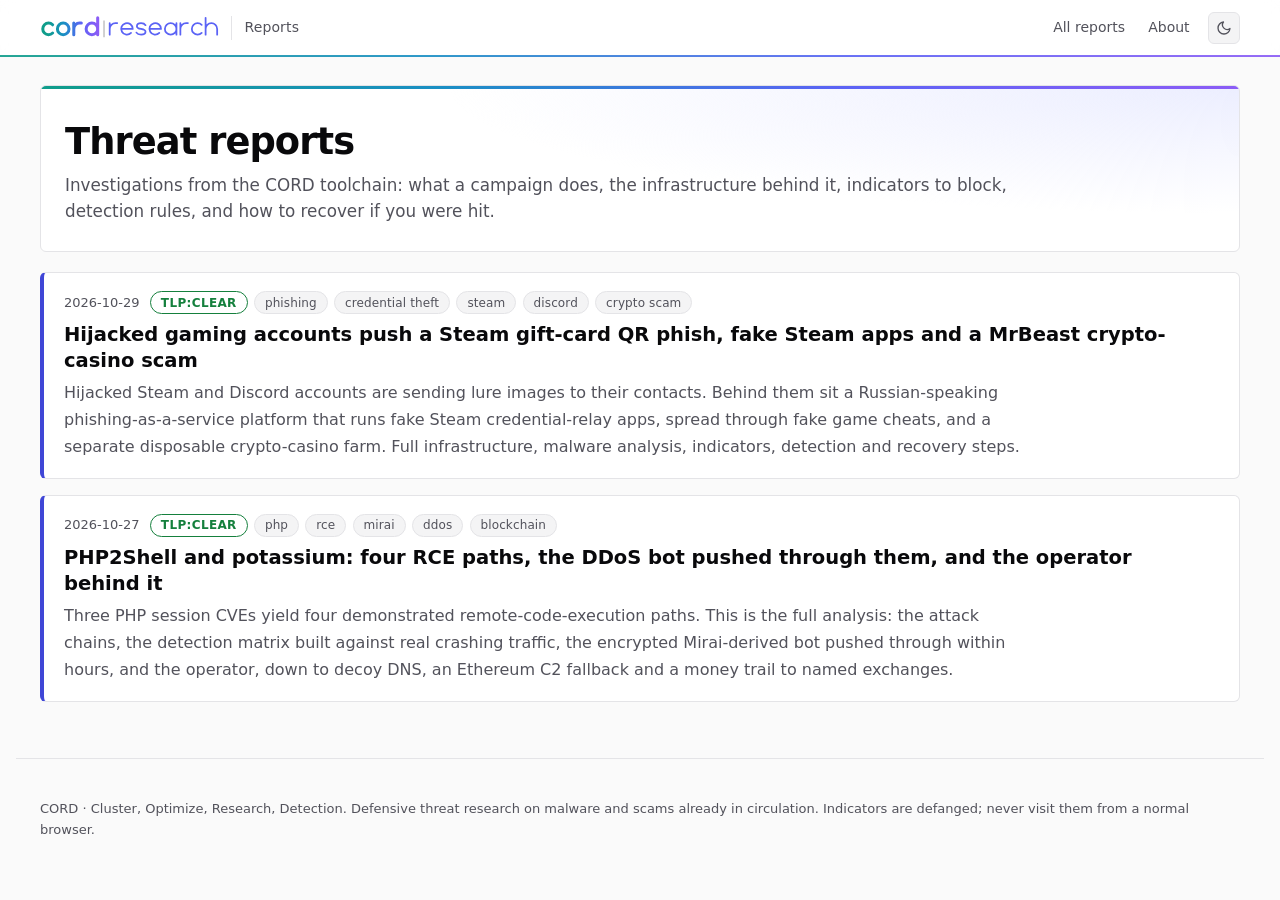
<file: index.html>
<!doctype html>
<html lang="en">
<head>
<meta charset="utf-8">
<meta name="viewport" content="width=device-width,initial-scale=1">
<title>CORD Reports</title>
<meta name="description" content="CORD threat reports">
<meta name="color-scheme" content="light dark">
<link rel="icon" href="assets/mark.svg" type="image/svg+xml">
<link rel="stylesheet" href="assets/tokens.css">
<link rel="stylesheet" href="assets/site.css">
<script>/* set the saved theme before first paint so there is no flash */
try{var t=localStorage.getItem("cord-theme");if(t)document.documentElement.setAttribute("data-theme",t);}catch(e){}</script>
</head>
<body>
<div class="progress" aria-hidden="true"></div>
<header class="top"><div class="in">
<a class="brand" href="index.html" aria-label="CORD Reports home"><svg xmlns="http://www.w3.org/2000/svg" viewBox="0 -1 199.4 27" width="299" height="40" role="img" aria-label="CORD Research"><title>CORD Research</title><defs><linearGradient id="cord-sweep-research" gradientUnits="userSpaceOnUse" x1="6.9" y1="0" x2="63.7" y2="0"><stop offset="0.000" style="stop-color:var(--part-cluster-mark,#0f9d8a)"/><stop offset="0.333" style="stop-color:var(--part-optimize-mark,#1a8fc4)"/><stop offset="0.667" style="stop-color:var(--part-research-mark,#5b63f5)"/><stop offset="1.000" style="stop-color:var(--part-detection-mark,#8b5cf6)"/></linearGradient></defs><path d="M13,8.9 A6.5,6.5 0 1 0 13,18.1 M18.4,13.5 A6.5,6.5 0 1 1 31.4,13.5 A6.5,6.5 0 1 1 18.4,13.5 M36.8,20 V7 M36.8,13.5 A6.5,6.5 0 0 1 43.3,7 H45.3 M63.7,1 V20 M50.7,13.5 A6.5,6.5 0 1 1 63.7,13.5 A6.5,6.5 0 1 1 50.7,13.5" stroke="url(#cord-sweep-research)" fill="none" stroke-width="3.4" stroke-linecap="round" stroke-linejoin="round"/><path d="M70.8,4 V23" stroke="currentColor" stroke-width="1.2" opacity=".35"/><path d="M77.2,20 V7 M77.2,13.5 A6.5,6.5 0 0 1 83.7,7 H85.7 M90.1,13.5 H103.1 A6.5,6.5 0 1 0 101.2,18.1 M117.5,9.3 C116.5,7.7 114.8,7 112.5,7 C109.8,7 107.8,8.4 107.8,10.4 C107.8,12.6 109.9,13.1 112.5,13.6 C115.2,14.1 117.5,14.6 117.5,16.8 C117.5,18.9 115.3,20 112.5,20 C110.2,20 108.3,19.3 107.3,17.7 M121.9,13.5 H134.9 A6.5,6.5 0 1 0 133,18.1 M152.3,7 V20 M139.3,13.5 A6.5,6.5 0 1 1 152.3,13.5 A6.5,6.5 0 1 1 139.3,13.5 M156.7,20 V7 M156.7,13.5 A6.5,6.5 0 0 1 163.2,7 H165.2 M180.7,8.9 A6.5,6.5 0 1 0 180.7,18.1 M185.1,1 V20 M185.1,13.5 A6.5,6.5 0 0 1 198.1,13.5 V20" fill="none" stroke-width="2" stroke-linecap="round" stroke-linejoin="round" style="stroke:var(--logo-accent,#5b63f5)"/></svg></a>
<span class="site">Reports</span>
<nav><a href="index.html">All reports</a><a href="about.html">About</a>
<button class="theme-toggle" type="button" aria-label="Toggle light and dark theme" title="Toggle theme">
<svg class="moon" viewBox="0 0 24 24" fill="none" stroke="currentColor" stroke-width="2" stroke-linecap="round" stroke-linejoin="round" aria-hidden="true"><path d="M21 12.8A9 9 0 1 1 11.2 3 7 7 0 0 0 21 12.8z"/></svg>
<svg class="sun" viewBox="0 0 24 24" fill="none" stroke="currentColor" stroke-width="2" stroke-linecap="round" stroke-linejoin="round" aria-hidden="true"><circle cx="12" cy="12" r="4"/><path d="M12 2v2M12 20v2M4.9 4.9l1.4 1.4M17.7 17.7l1.4 1.4M2 12h2M20 12h2M4.9 19.1l1.4-1.4M17.7 6.3l1.4-1.4"/></svg>
</button></nav>
</div></header>
<main class="wrap">
<section class="hero">
<h1>Threat reports</h1>
<p class="sub">Investigations from the CORD toolchain: what a campaign does, the infrastructure behind it,
indicators to block, detection rules, and how to recover if you were hit.</p>
</section>
<div class="rlist"><a class="rcard" href="reports/2026-10-steam-lure/index.html">
<div class="meta"><span class="date">2026-10-29</span><span class="pill tlp">TLP:CLEAR</span><span class="pill">phishing</span><span class="pill">credential theft</span><span class="pill">steam</span><span class="pill">discord</span><span class="pill">crypto scam</span></div>
<h2>Hijacked gaming accounts push a Steam gift-card QR phish, fake Steam apps and a MrBeast crypto-casino scam</h2>
<p>Hijacked Steam and Discord accounts are sending lure images to their contacts. Behind them sit a Russian-speaking phishing-as-a-service platform that runs fake Steam credential-relay apps, spread through fake game cheats, and a separate disposable crypto-casino farm. Full infrastructure, malware analysis, indicators, detection and recovery steps.</p>
</a><a class="rcard" href="reports/2026-10-php2shell-potassium/index.html">
<div class="meta"><span class="date">2026-10-27</span><span class="pill tlp">TLP:CLEAR</span><span class="pill">php</span><span class="pill">rce</span><span class="pill">mirai</span><span class="pill">ddos</span><span class="pill">blockchain</span></div>
<h2>PHP2Shell and potassium: four RCE paths, the DDoS bot pushed through them, and the operator behind it</h2>
<p>Three PHP session CVEs yield four demonstrated remote-code-execution paths. This is the full analysis: the attack chains, the detection matrix built against real crashing traffic, the encrypted Mirai-derived bot pushed through within hours, and the operator, down to decoy DNS, an Ethereum C2 fallback and a money trail to named exchanges.</p>
</a></div>
</main>
<footer>CORD &middot; Cluster, Optimize, Research, Detection. Defensive threat research on
malware and scams already in circulation. Indicators are defanged; never visit them from a
normal browser.</footer>
<script src="assets/app.js" defer></script>
</body>
</html>
</file>
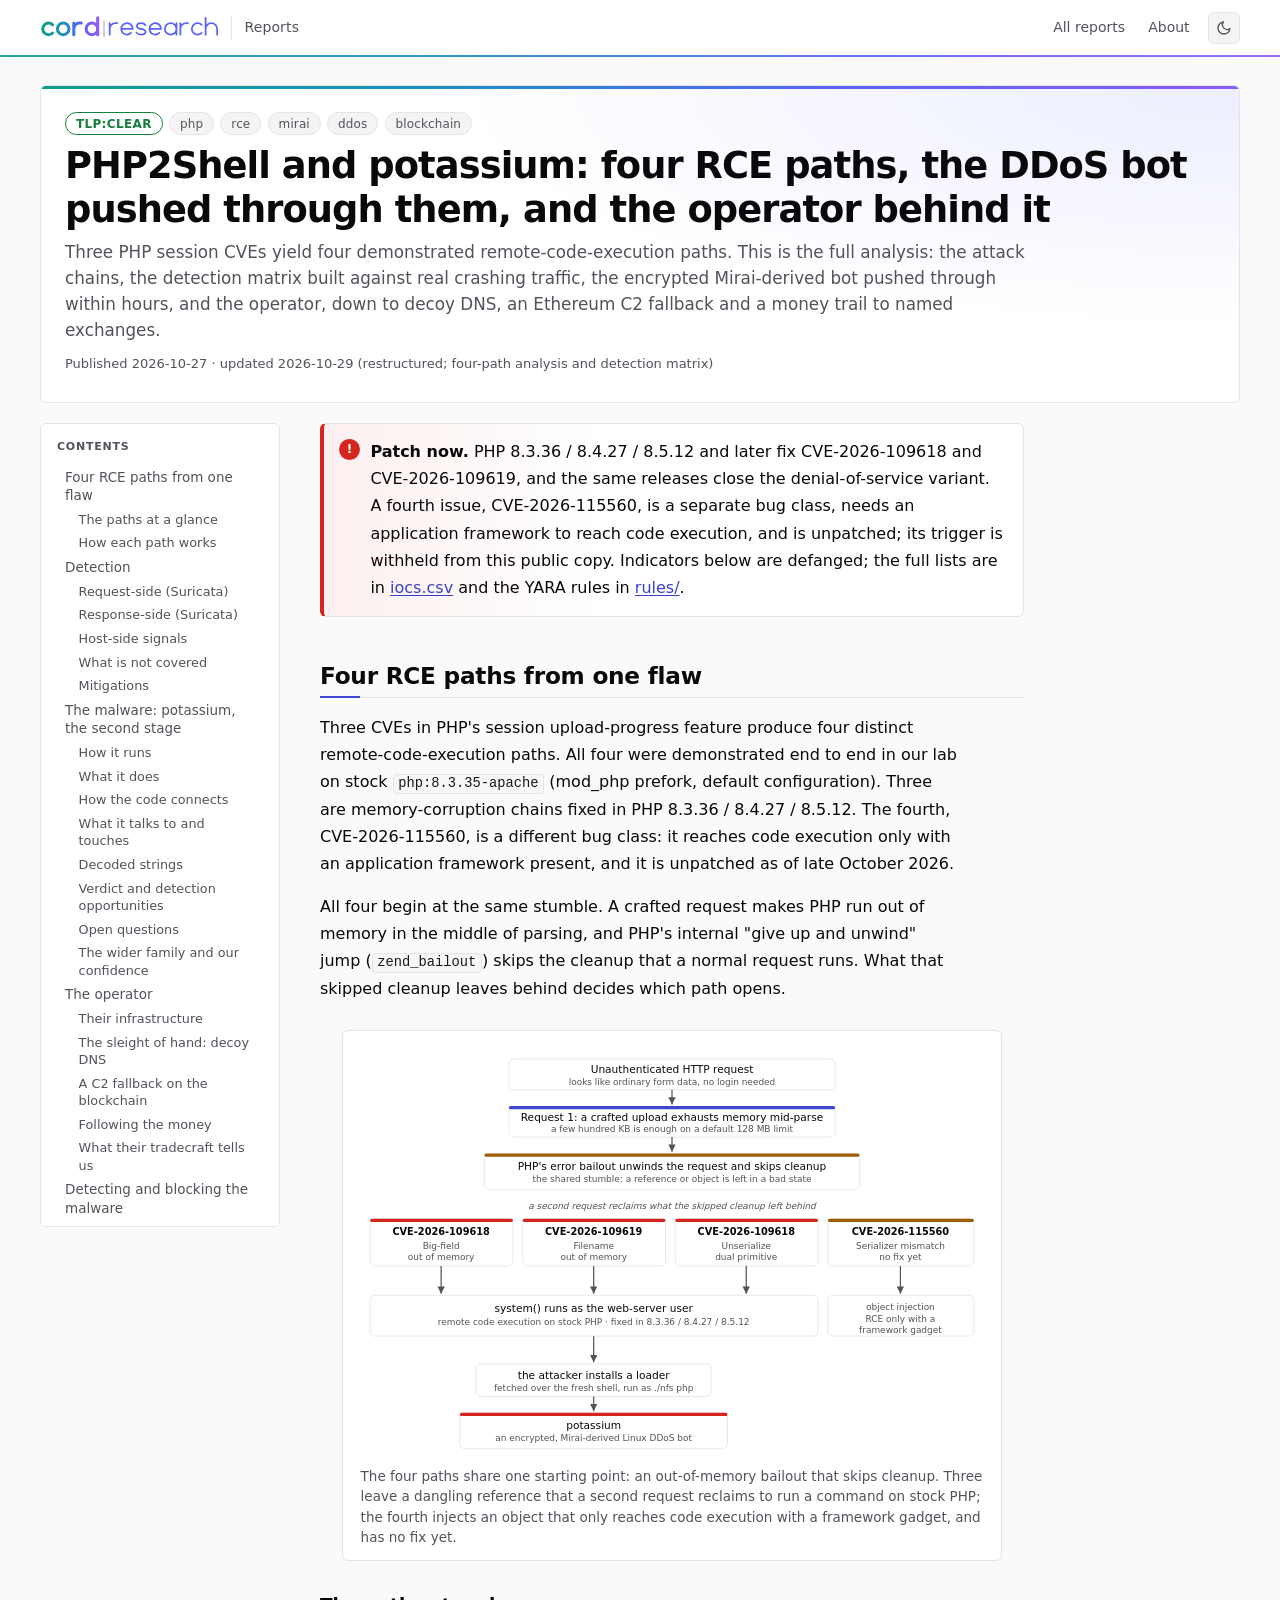
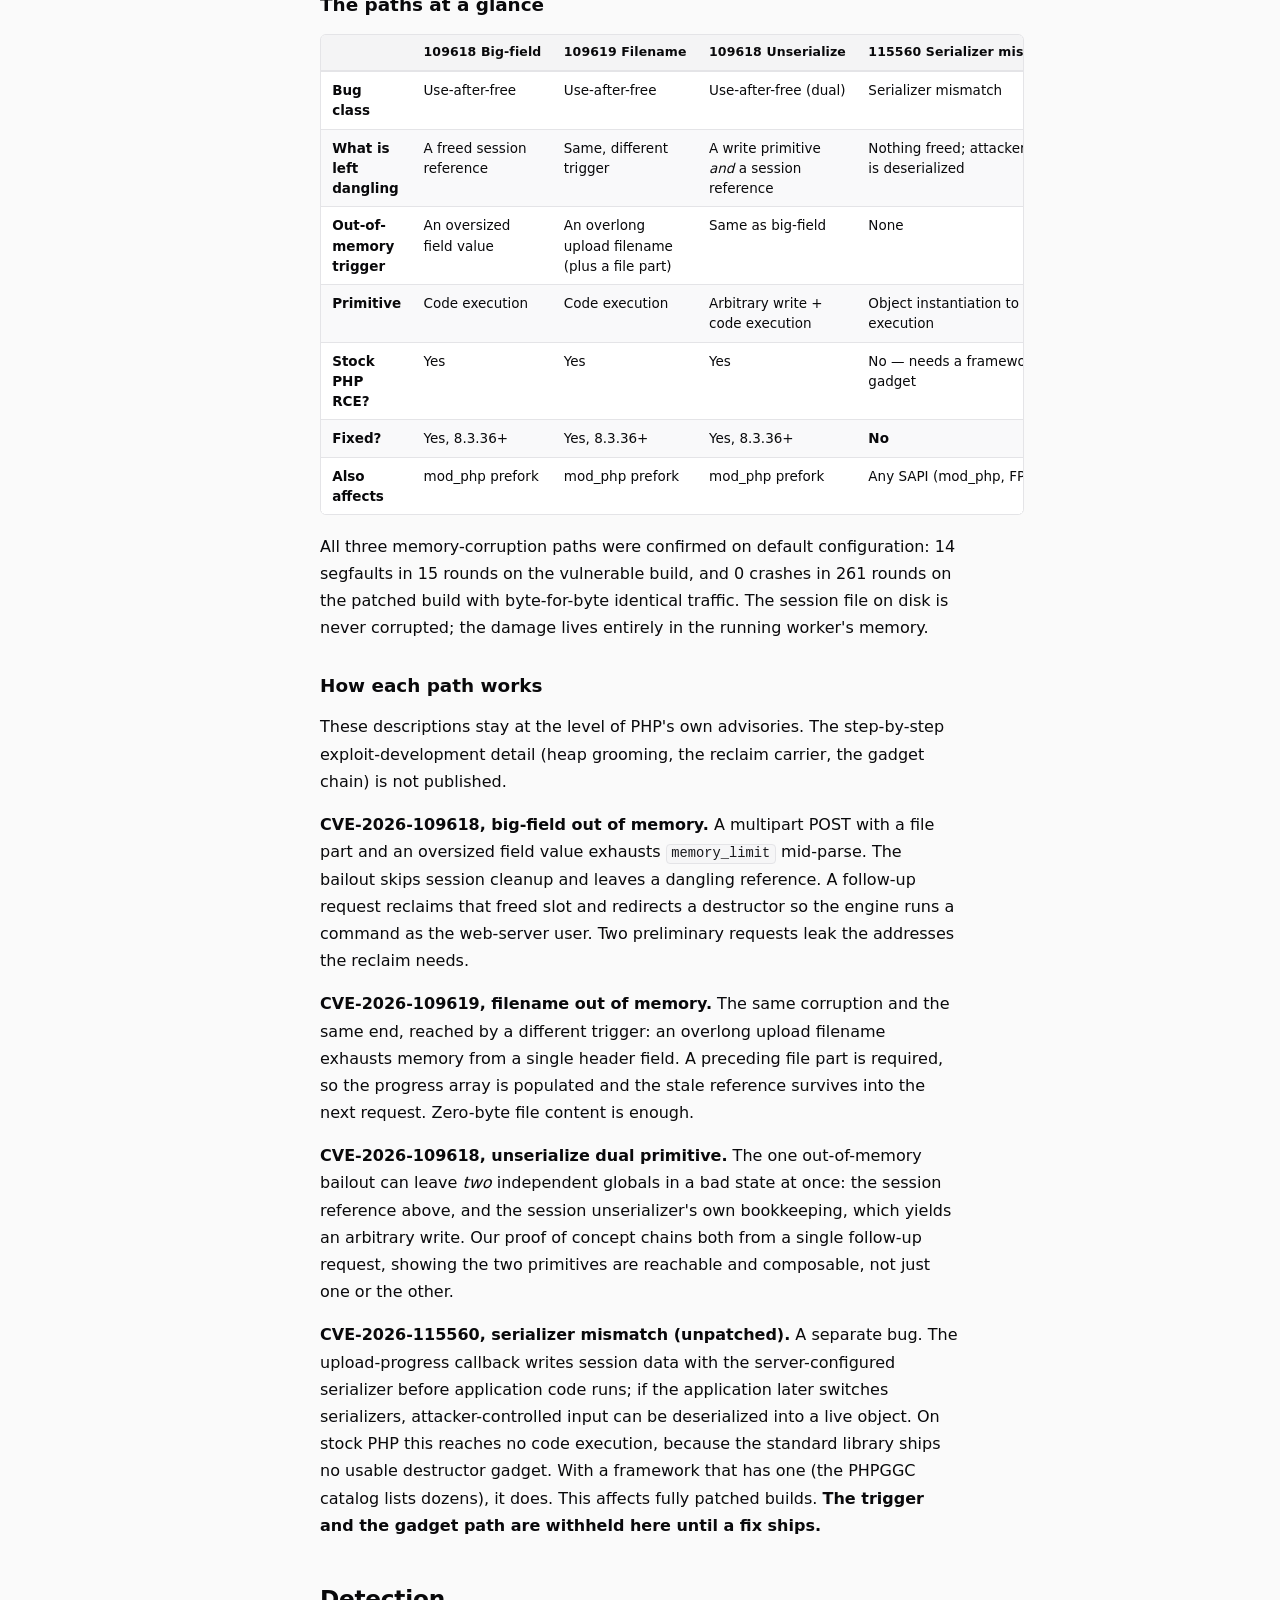
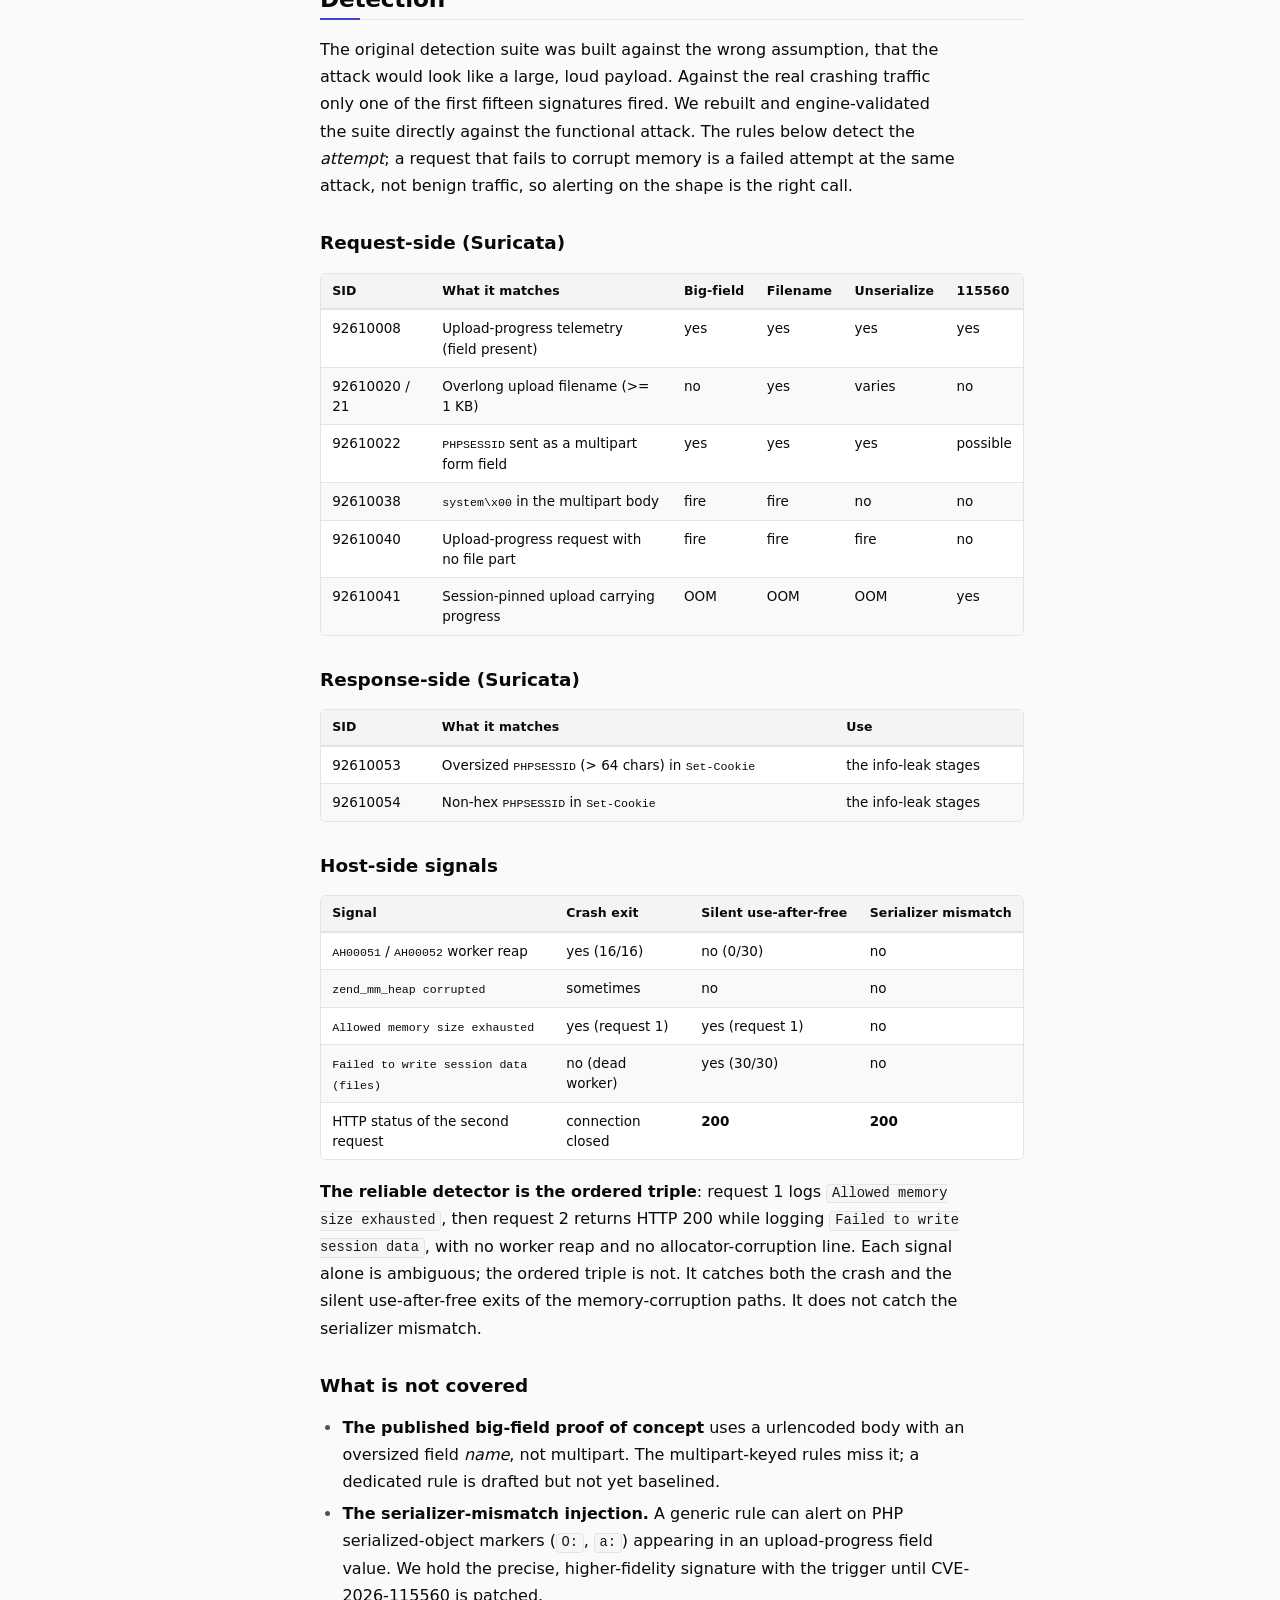
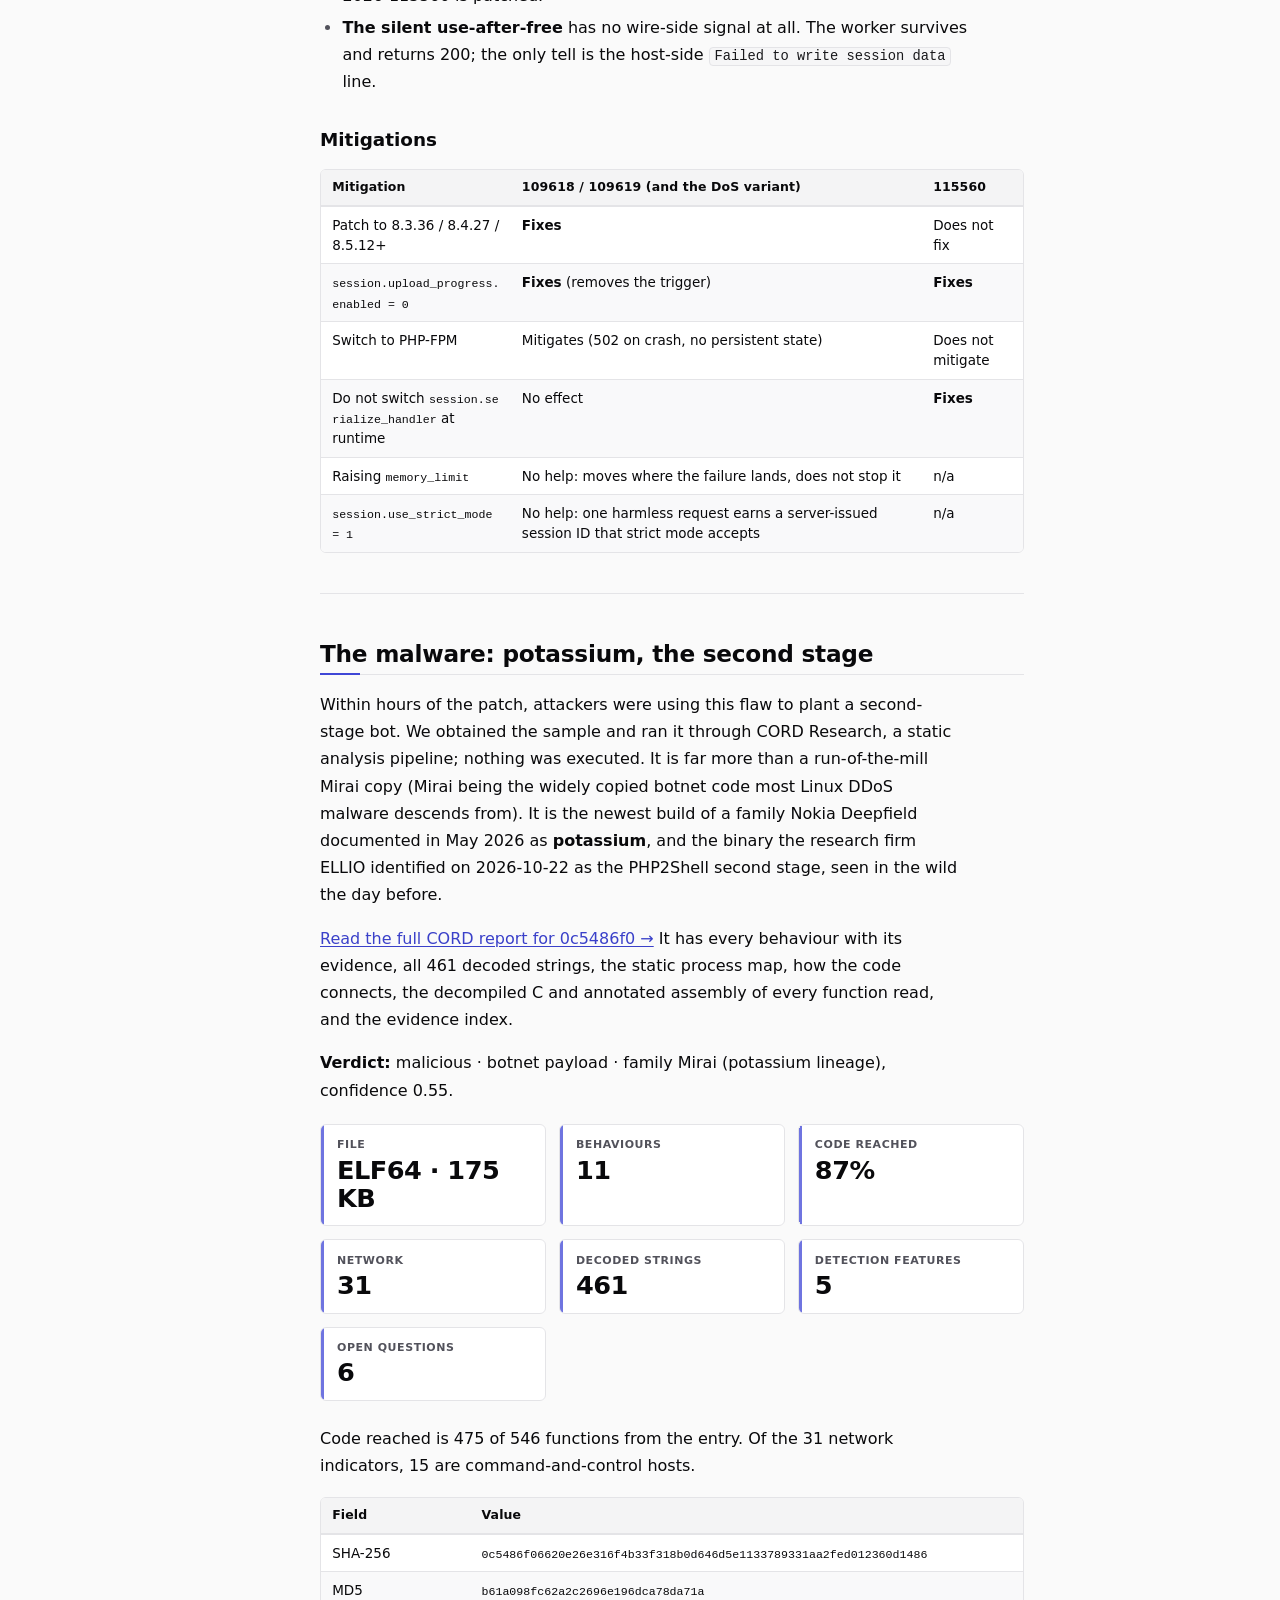
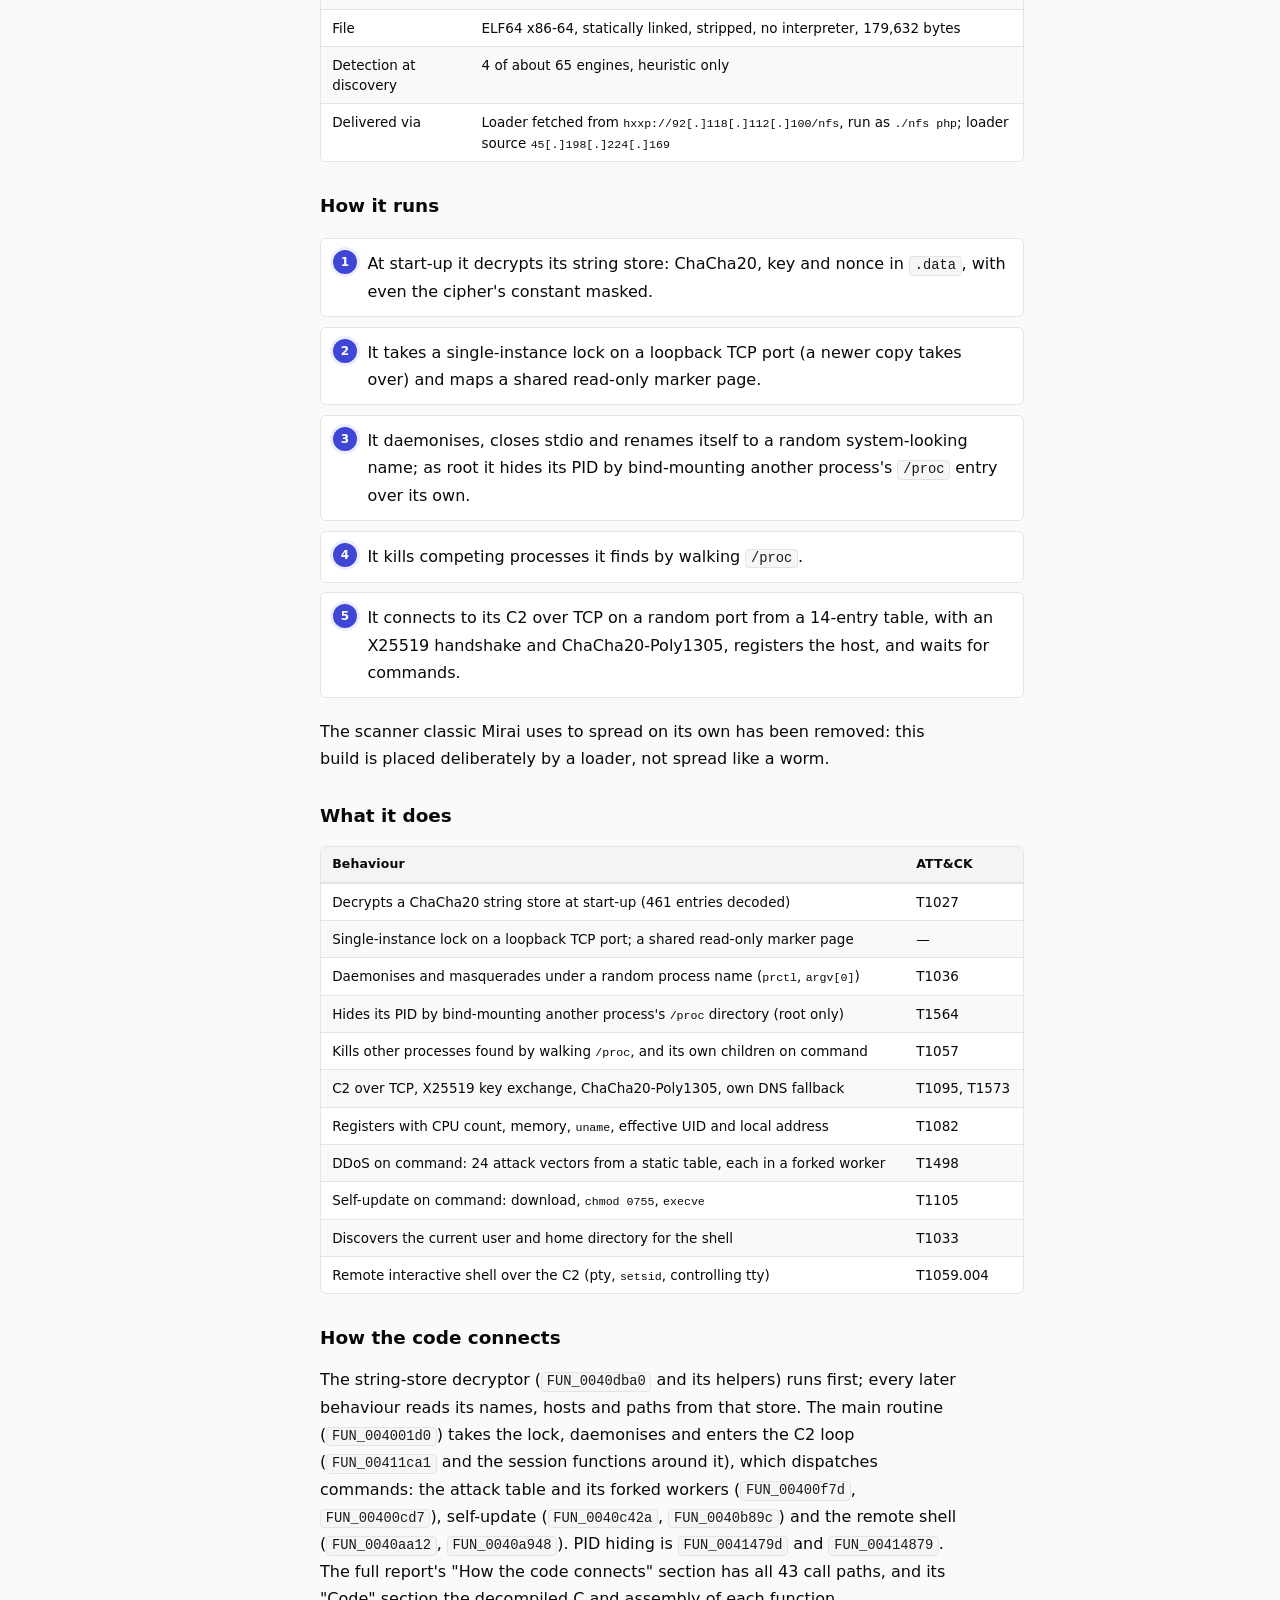
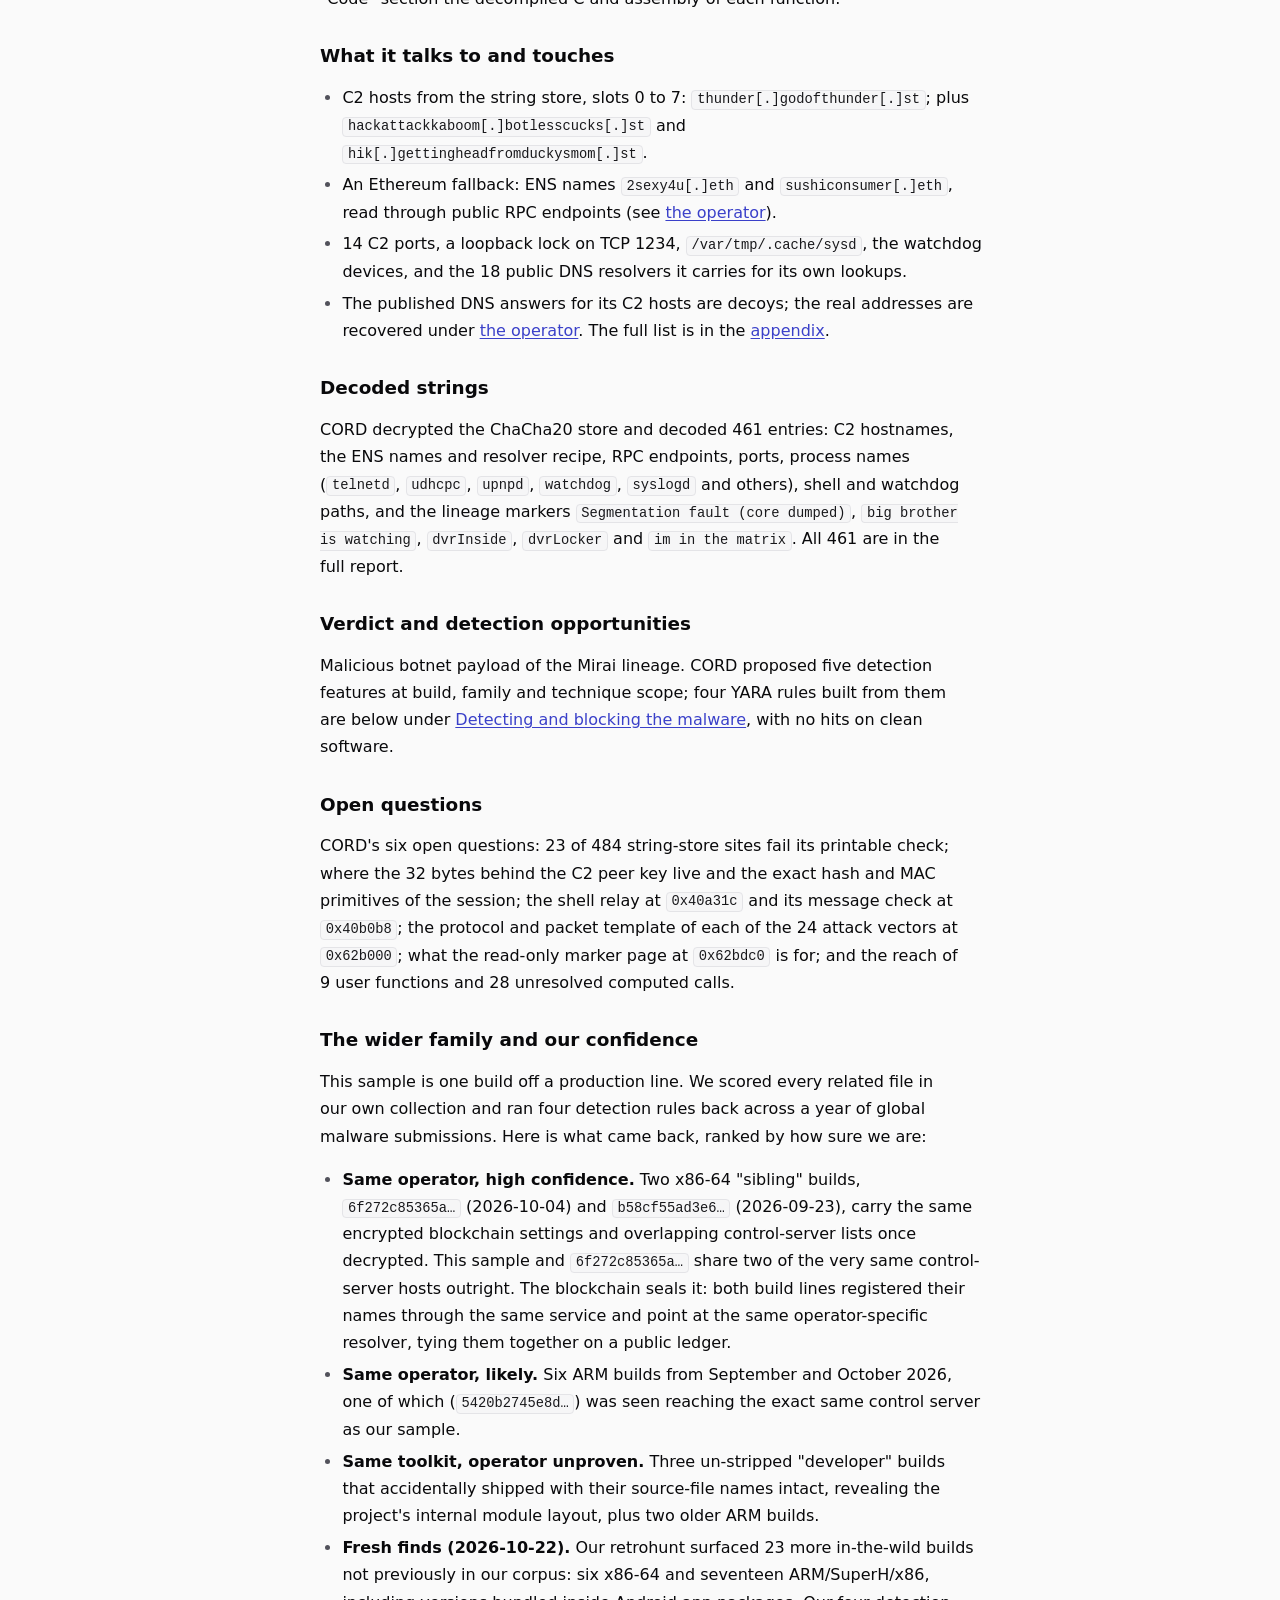
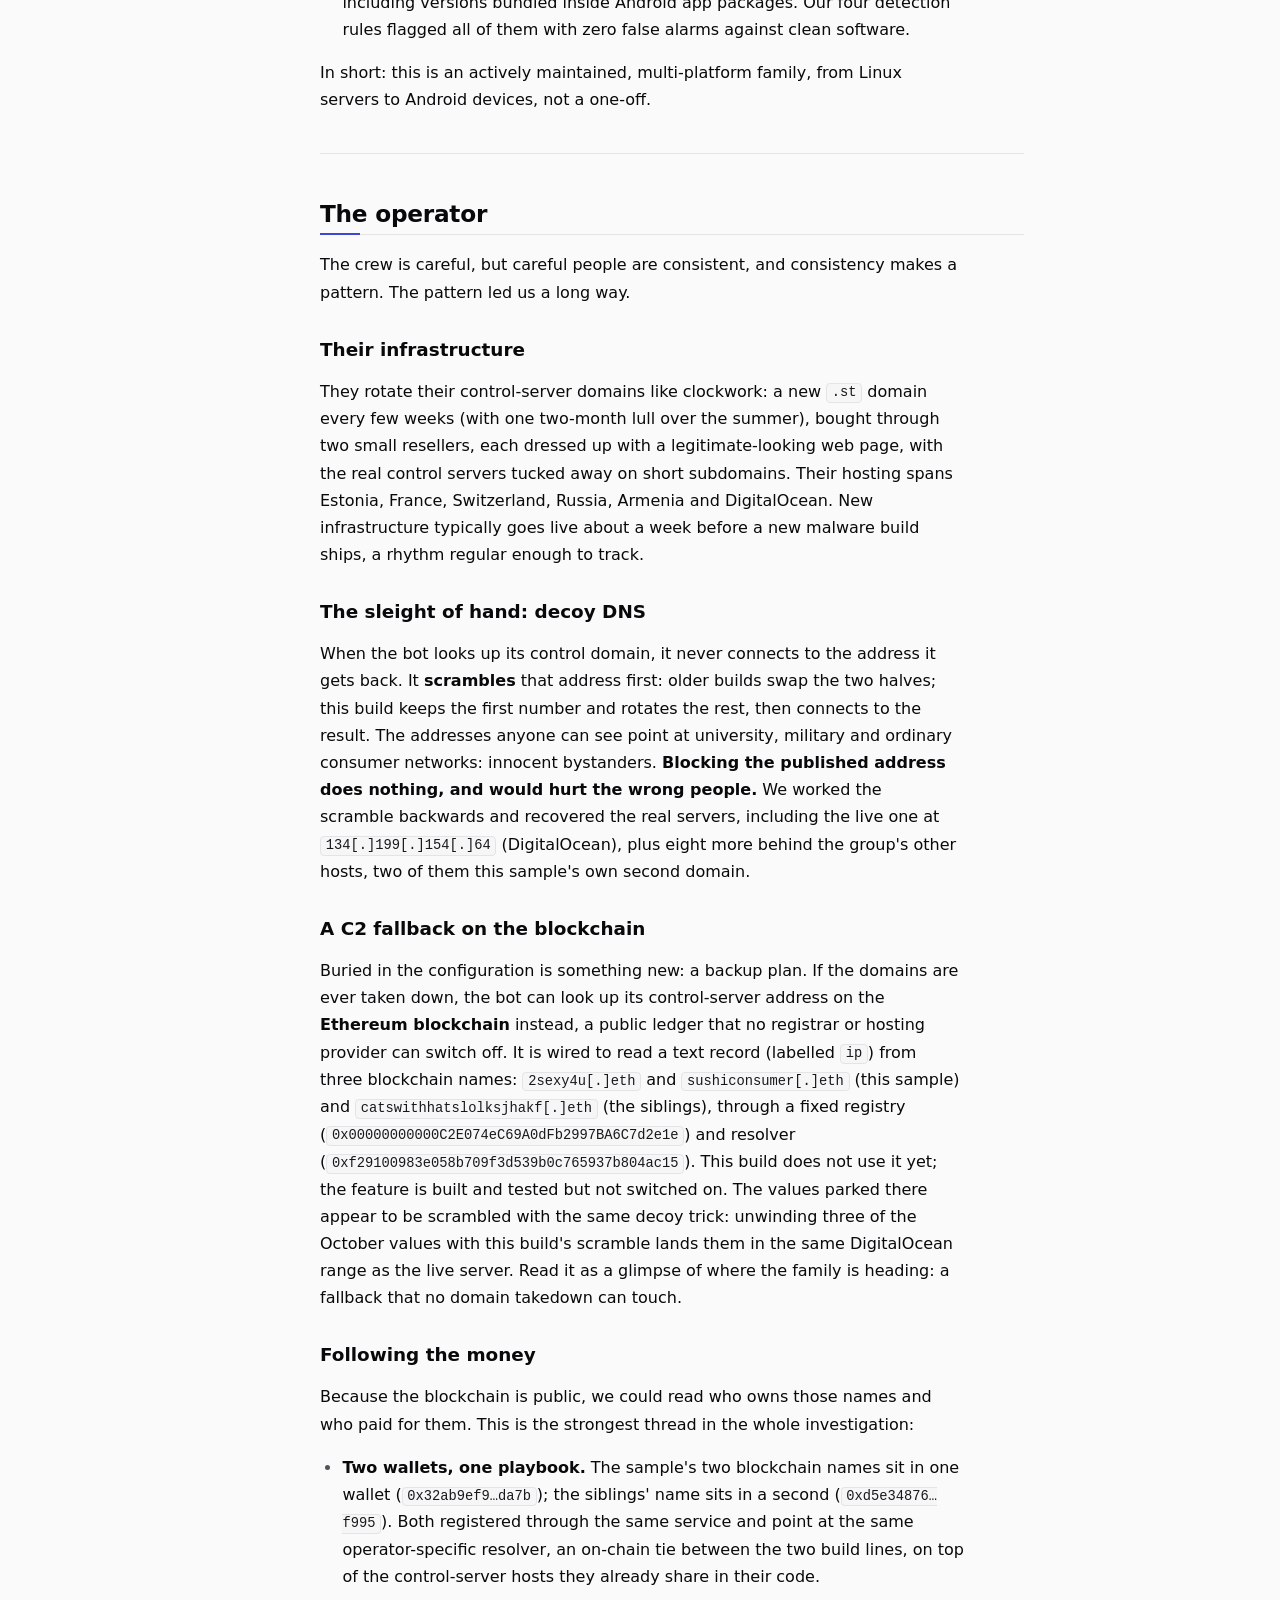
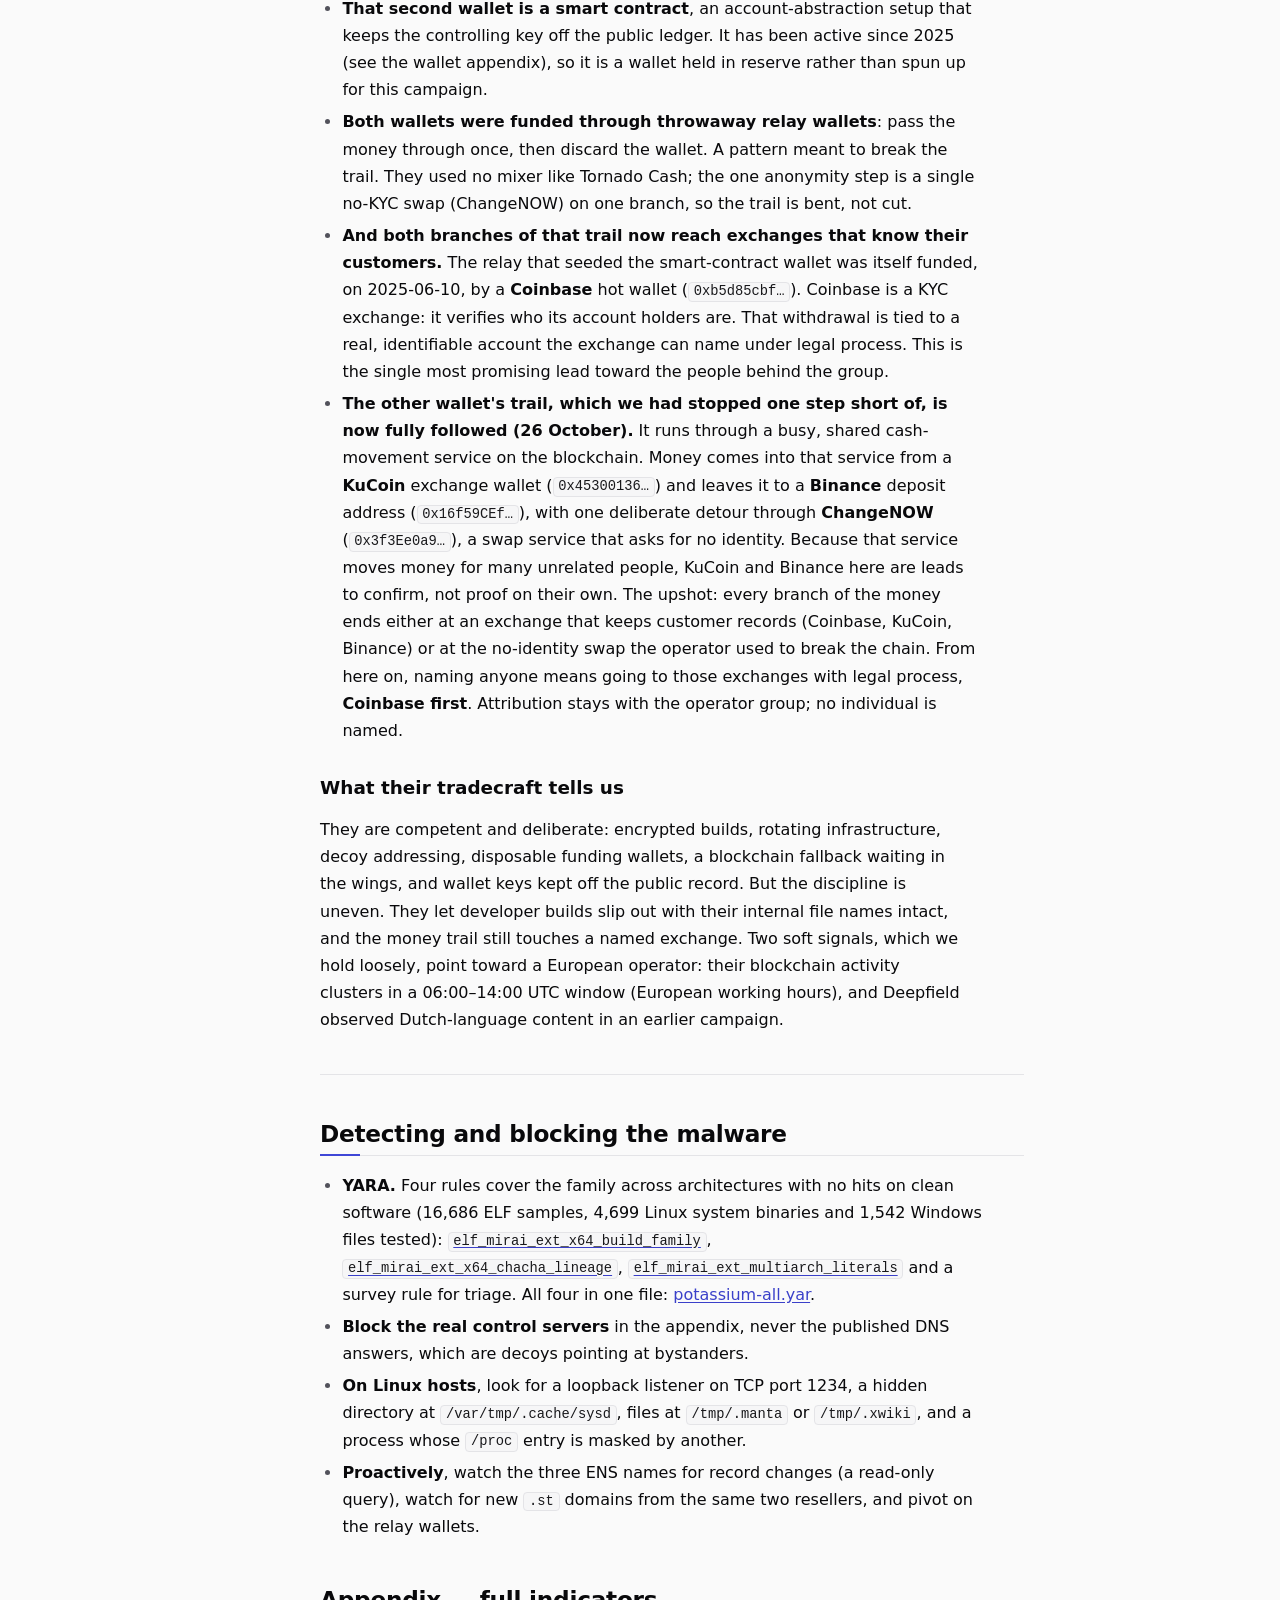
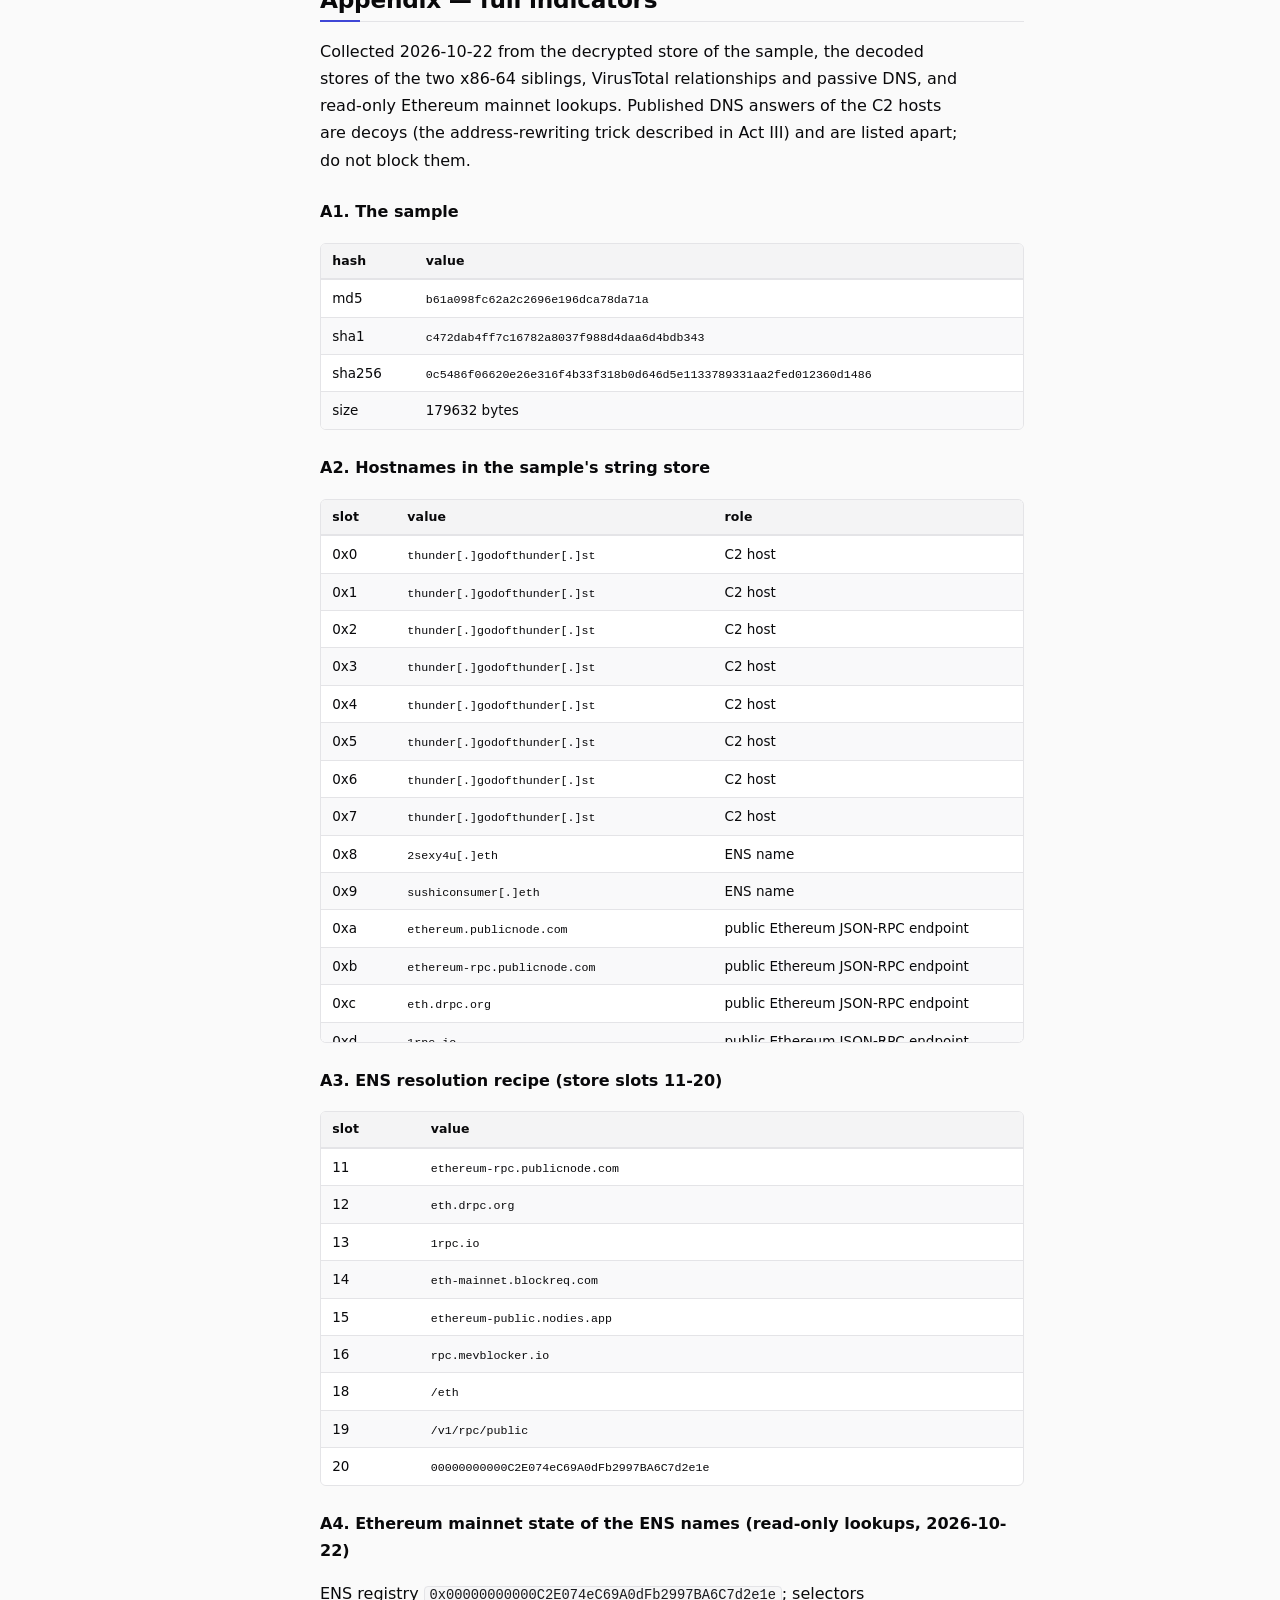
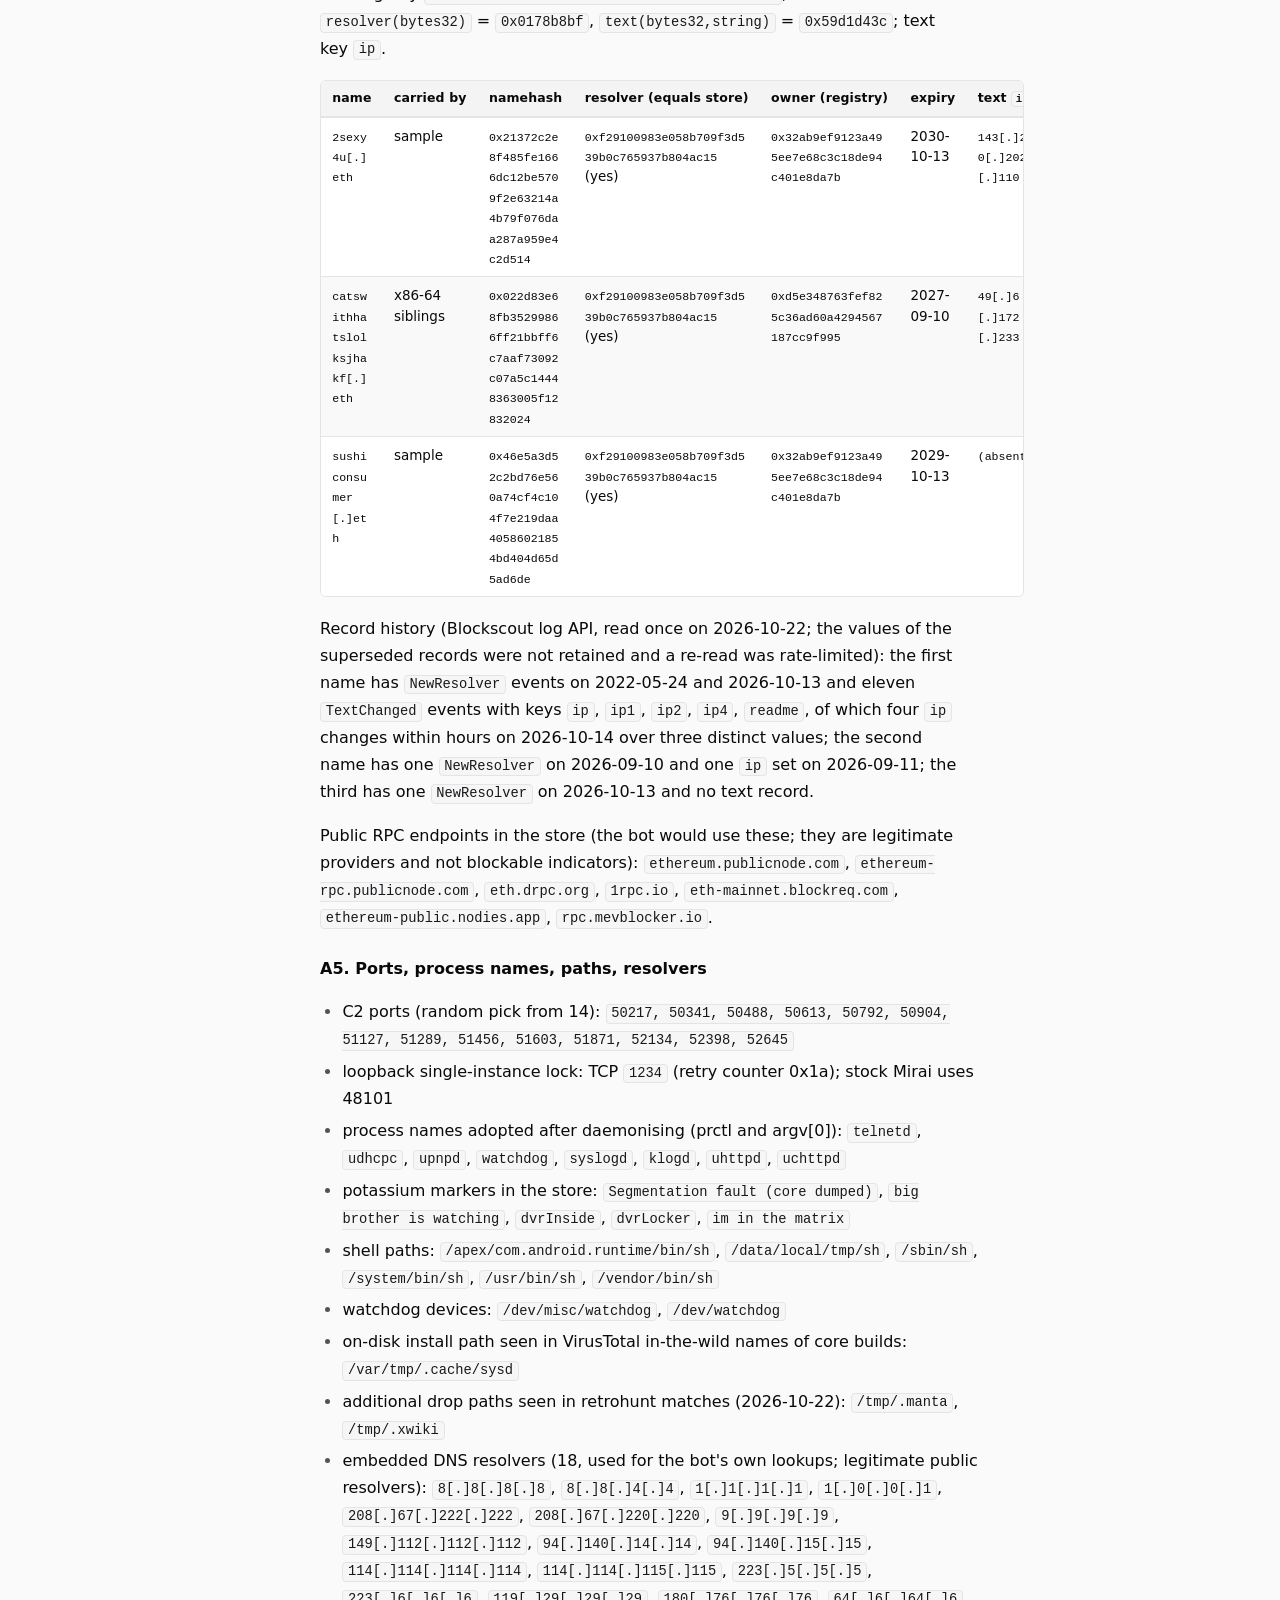
<file: reports/2026-10-php2shell-potassium/index.html>
<!doctype html>
<html lang="en">
<head>
<meta charset="utf-8">
<meta name="viewport" content="width=device-width,initial-scale=1">
<title>PHP2Shell and potassium: four RCE paths, the DDoS bot pushed through them, and the operator behind it | CORD Reports</title>
<meta name="description" content="Three PHP session CVEs yield four demonstrated remote-code-execution paths. This is the full analysis: the attack chains, the detection matrix built against real crashing traffic, the encrypted Mirai-derived bot pushed through within hours, and the operator, down to decoy DNS, an Ethereum C2 fallback and a money trail to named exchanges.">
<meta name="color-scheme" content="light dark">
<link rel="icon" href="../../assets/mark.svg" type="image/svg+xml">
<link rel="stylesheet" href="../../assets/tokens.css">
<link rel="stylesheet" href="../../assets/site.css">
<script>/* set the saved theme before first paint so there is no flash */
try{var t=localStorage.getItem("cord-theme");if(t)document.documentElement.setAttribute("data-theme",t);}catch(e){}</script>
</head>
<body>
<div class="progress" aria-hidden="true"></div>
<header class="top"><div class="in">
<a class="brand" href="../../index.html" aria-label="CORD Reports home"><svg xmlns="http://www.w3.org/2000/svg" viewBox="0 -1 199.4 27" width="299" height="40" role="img" aria-label="CORD Research"><title>CORD Research</title><defs><linearGradient id="cord-sweep-research" gradientUnits="userSpaceOnUse" x1="6.9" y1="0" x2="63.7" y2="0"><stop offset="0.000" style="stop-color:var(--part-cluster-mark,#0f9d8a)"/><stop offset="0.333" style="stop-color:var(--part-optimize-mark,#1a8fc4)"/><stop offset="0.667" style="stop-color:var(--part-research-mark,#5b63f5)"/><stop offset="1.000" style="stop-color:var(--part-detection-mark,#8b5cf6)"/></linearGradient></defs><path d="M13,8.9 A6.5,6.5 0 1 0 13,18.1 M18.4,13.5 A6.5,6.5 0 1 1 31.4,13.5 A6.5,6.5 0 1 1 18.4,13.5 M36.8,20 V7 M36.8,13.5 A6.5,6.5 0 0 1 43.3,7 H45.3 M63.7,1 V20 M50.7,13.5 A6.5,6.5 0 1 1 63.7,13.5 A6.5,6.5 0 1 1 50.7,13.5" stroke="url(#cord-sweep-research)" fill="none" stroke-width="3.4" stroke-linecap="round" stroke-linejoin="round"/><path d="M70.8,4 V23" stroke="currentColor" stroke-width="1.2" opacity=".35"/><path d="M77.2,20 V7 M77.2,13.5 A6.5,6.5 0 0 1 83.7,7 H85.7 M90.1,13.5 H103.1 A6.5,6.5 0 1 0 101.2,18.1 M117.5,9.3 C116.5,7.7 114.8,7 112.5,7 C109.8,7 107.8,8.4 107.8,10.4 C107.8,12.6 109.9,13.1 112.5,13.6 C115.2,14.1 117.5,14.6 117.5,16.8 C117.5,18.9 115.3,20 112.5,20 C110.2,20 108.3,19.3 107.3,17.7 M121.9,13.5 H134.9 A6.5,6.5 0 1 0 133,18.1 M152.3,7 V20 M139.3,13.5 A6.5,6.5 0 1 1 152.3,13.5 A6.5,6.5 0 1 1 139.3,13.5 M156.7,20 V7 M156.7,13.5 A6.5,6.5 0 0 1 163.2,7 H165.2 M180.7,8.9 A6.5,6.5 0 1 0 180.7,18.1 M185.1,1 V20 M185.1,13.5 A6.5,6.5 0 0 1 198.1,13.5 V20" fill="none" stroke-width="2" stroke-linecap="round" stroke-linejoin="round" style="stroke:var(--logo-accent,#5b63f5)"/></svg></a>
<span class="site">Reports</span>
<nav><a href="../../index.html">All reports</a><a href="../../about.html">About</a>
<button class="theme-toggle" type="button" aria-label="Toggle light and dark theme" title="Toggle theme">
<svg class="moon" viewBox="0 0 24 24" fill="none" stroke="currentColor" stroke-width="2" stroke-linecap="round" stroke-linejoin="round" aria-hidden="true"><path d="M21 12.8A9 9 0 1 1 11.2 3 7 7 0 0 0 21 12.8z"/></svg>
<svg class="sun" viewBox="0 0 24 24" fill="none" stroke="currentColor" stroke-width="2" stroke-linecap="round" stroke-linejoin="round" aria-hidden="true"><circle cx="12" cy="12" r="4"/><path d="M12 2v2M12 20v2M4.9 4.9l1.4 1.4M17.7 17.7l1.4 1.4M2 12h2M20 12h2M4.9 19.1l1.4-1.4M17.7 6.3l1.4-1.4"/></svg>
</button></nav>
</div></header>
<main class="wrap report">
<section class="hero">
<div class="meta"><span class="pill tlp">TLP:CLEAR</span><span class="pill">php</span><span class="pill">rce</span><span class="pill">mirai</span><span class="pill">ddos</span><span class="pill">blockchain</span></div>
<h1>PHP2Shell and potassium: four RCE paths, the DDoS bot pushed through them, and the operator behind it</h1>
<p class="sub">Three PHP session CVEs yield four demonstrated remote-code-execution paths. This is the full analysis: the attack chains, the detection matrix built against real crashing traffic, the encrypted Mirai-derived bot pushed through within hours, and the operator, down to decoy DNS, an Ethereum C2 fallback and a money trail to named exchanges.</p>
<p class="sub small">Published 2026-10-27 &middot; updated 2026-10-29 (restructured; four-path analysis and detection matrix)</p>
</section>
<div class="cols">
<aside class="toc"><div class="toc-in"><div class="toc-h">Contents</div><div class="toc">
<ul>
<li><a href="#four-rce-paths-from-one-flaw">Four RCE paths from one flaw</a><ul>
<li><a href="#the-paths-at-a-glance">The paths at a glance</a></li>
<li><a href="#how-each-path-works">How each path works</a></li>
</ul>
</li>
<li><a href="#detection">Detection</a><ul>
<li><a href="#request-side-suricata">Request-side (Suricata)</a></li>
<li><a href="#response-side-suricata">Response-side (Suricata)</a></li>
<li><a href="#host-side-signals">Host-side signals</a></li>
<li><a href="#what-is-not-covered">What is not covered</a></li>
<li><a href="#mitigations">Mitigations</a></li>
</ul>
</li>
<li><a href="#the-malware-potassium-the-second-stage">The malware: potassium, the second stage</a><ul>
<li><a href="#how-it-runs">How it runs</a></li>
<li><a href="#what-it-does">What it does</a></li>
<li><a href="#how-the-code-connects">How the code connects</a></li>
<li><a href="#what-it-talks-to-and-touches">What it talks to and touches</a></li>
<li><a href="#decoded-strings">Decoded strings</a></li>
<li><a href="#verdict-and-detection-opportunities">Verdict and detection opportunities</a></li>
<li><a href="#open-questions">Open questions</a></li>
<li><a href="#the-wider-family-and-our-confidence">The wider family and our confidence</a></li>
</ul>
</li>
<li><a href="#the-operator">The operator</a><ul>
<li><a href="#their-infrastructure">Their infrastructure</a></li>
<li><a href="#the-sleight-of-hand-decoy-dns">The sleight of hand: decoy DNS</a></li>
<li><a href="#a-c2-fallback-on-the-blockchain">A C2 fallback on the blockchain</a></li>
<li><a href="#following-the-money">Following the money</a></li>
<li><a href="#what-their-tradecraft-tells-us">What their tradecraft tells us</a></li>
</ul>
</li>
<li><a href="#detecting-and-blocking-the-malware">Detecting and blocking the malware</a></li>
<li><a href="#appendix-full-indicators">Appendix — full indicators</a></li>
</ul>
</div>
</div></aside>
<details class="toc-m"><summary>Contents</summary><div class="toc">
<ul>
<li><a href="#four-rce-paths-from-one-flaw">Four RCE paths from one flaw</a><ul>
<li><a href="#the-paths-at-a-glance">The paths at a glance</a></li>
<li><a href="#how-each-path-works">How each path works</a></li>
</ul>
</li>
<li><a href="#detection">Detection</a><ul>
<li><a href="#request-side-suricata">Request-side (Suricata)</a></li>
<li><a href="#response-side-suricata">Response-side (Suricata)</a></li>
<li><a href="#host-side-signals">Host-side signals</a></li>
<li><a href="#what-is-not-covered">What is not covered</a></li>
<li><a href="#mitigations">Mitigations</a></li>
</ul>
</li>
<li><a href="#the-malware-potassium-the-second-stage">The malware: potassium, the second stage</a><ul>
<li><a href="#how-it-runs">How it runs</a></li>
<li><a href="#what-it-does">What it does</a></li>
<li><a href="#how-the-code-connects">How the code connects</a></li>
<li><a href="#what-it-talks-to-and-touches">What it talks to and touches</a></li>
<li><a href="#decoded-strings">Decoded strings</a></li>
<li><a href="#verdict-and-detection-opportunities">Verdict and detection opportunities</a></li>
<li><a href="#open-questions">Open questions</a></li>
<li><a href="#the-wider-family-and-our-confidence">The wider family and our confidence</a></li>
</ul>
</li>
<li><a href="#the-operator">The operator</a><ul>
<li><a href="#their-infrastructure">Their infrastructure</a></li>
<li><a href="#the-sleight-of-hand-decoy-dns">The sleight of hand: decoy DNS</a></li>
<li><a href="#a-c2-fallback-on-the-blockchain">A C2 fallback on the blockchain</a></li>
<li><a href="#following-the-money">Following the money</a></li>
<li><a href="#what-their-tradecraft-tells-us">What their tradecraft tells us</a></li>
</ul>
</li>
<li><a href="#detecting-and-blocking-the-malware">Detecting and blocking the malware</a></li>
<li><a href="#appendix-full-indicators">Appendix — full indicators</a></li>
</ul>
</div>
</details>
<article class="prose"><div class="callout bad">
<p><strong>Patch now.</strong> PHP 8.3.36 / 8.4.27 / 8.5.12 and later fix CVE-2026-109618 and
CVE-2026-109619, and the same releases close the denial-of-service variant. A fourth
issue, CVE-2026-115560, is a separate bug class, needs an application framework to reach
code execution, and is unpatched; its trigger is withheld from this public copy. Indicators
below are defanged; the full lists are in <a href="iocs.csv">iocs.csv</a> and the YARA rules in
<a href="rules/potassium-all.yar">rules/</a>.</p>
</div>
<h2 id="four-rce-paths-from-one-flaw">Four RCE paths from one flaw<a class="headerlink" href="#four-rce-paths-from-one-flaw" title="Permanent link">#</a></h2>
<p>Three CVEs in PHP's session upload-progress feature produce four distinct
remote-code-execution paths. All four were demonstrated end to end in our lab on stock
<code>php:8.3.35-apache</code> (mod_php prefork, default configuration). Three are memory-corruption
chains fixed in PHP 8.3.36 / 8.4.27 / 8.5.12. The fourth, CVE-2026-115560, is a different
bug class: it reaches code execution only with an application framework present, and it is
unpatched as of late October 2026.</p>
<p>All four begin at the same stumble. A crafted request makes PHP run out of memory in the
middle of parsing, and PHP's internal "give up and unwind" jump (<code>zend_bailout</code>) skips the
cleanup that a normal request runs. What that skipped cleanup leaves behind decides which
path opens.</p>
<figure class="diagram">
<svg viewBox="0 0 760 500" xmlns="http://www.w3.org/2000/svg" role="img" aria-labelledby="d-t d-d" class="chaindiag" font-family="var(--font-sans)">
<title id="d-t">PHP2Shell: four RCE paths from one out-of-memory bailout</title>
<desc id="d-d">A crafted upload makes PHP run out of memory mid-parse; the bailout skips session cleanup. Three patched paths reclaim a dangling reference to run a command on stock PHP; a fourth, unpatched path injects an object that needs a framework gadget. The attacker then installs the potassium DDoS bot.</desc>
<style>
.chaindiag text{fill:var(--fg);font-size:13px}
.chaindiag .sub{fill:var(--muted);font-size:11px}
.chaindiag .cve{font-size:12px;font-weight:600}
.chaindiag .box{fill:var(--surface);stroke:var(--line)}
.chaindiag .edge{stroke:var(--muted);stroke-width:1.5;fill:none;marker-end:url(#arh)}
.chaindiag .bar{height:4px}
.chaindiag .lbl{fill:var(--muted);font-size:11px;font-style:italic}
</style>
<defs><marker id="arh" markerWidth="8" markerHeight="8" refX="6" refY="3" orient="auto"><path d="M0,0 L6,3 L0,6 Z" fill="var(--muted)"/></marker></defs>

<!-- spine -->
<rect class="box" x="180" y="12" width="400" height="38" rx="6"/>
<text x="380" y="30" text-anchor="middle">Unauthenticated HTTP request</text>
<text x="380" y="44" text-anchor="middle" class="sub">looks like ordinary form data, no login needed</text>
<path class="edge" d="M380,50 L380,68"/>

<rect class="box" x="180" y="70" width="400" height="38" rx="6"/>
<rect x="180" y="70" width="400" height="4" rx="2" fill="var(--accent)"/>
<text x="380" y="88" text-anchor="middle">Request 1: a crafted upload exhausts memory mid-parse</text>
<text x="380" y="102" text-anchor="middle" class="sub">a few hundred KB is enough on a default 128 MB limit</text>
<path class="edge" d="M380,108 L380,126"/>

<rect class="box" x="150" y="128" width="460" height="44" rx="6"/>
<rect x="150" y="128" width="460" height="4" rx="2" fill="var(--warn)"/>
<text x="380" y="148" text-anchor="middle">PHP's error bailout unwinds the request and skips cleanup</text>
<text x="380" y="163" text-anchor="middle" class="sub">the shared stumble: a reference or object is left in a bad state</text>

<text x="380" y="196" text-anchor="middle" class="lbl">a second request reclaims what the skipped cleanup left behind</text>

<!-- four paths -->
<g>
<rect class="box" x="10" y="208" width="175" height="58" rx="6"/>
<rect x="10" y="208" width="175" height="4" rx="2" fill="var(--bad)"/>
<text x="97" y="228" text-anchor="middle" class="cve">CVE-2026-109618</text>
<text x="97" y="245" text-anchor="middle" class="sub">Big-field</text>
<text x="97" y="259" text-anchor="middle" class="sub">out of memory</text>

<rect class="box" x="197" y="208" width="175" height="58" rx="6"/>
<rect x="197" y="208" width="175" height="4" rx="2" fill="var(--bad)"/>
<text x="284" y="228" text-anchor="middle" class="cve">CVE-2026-109619</text>
<text x="284" y="245" text-anchor="middle" class="sub">Filename</text>
<text x="284" y="259" text-anchor="middle" class="sub">out of memory</text>

<rect class="box" x="384" y="208" width="175" height="58" rx="6"/>
<rect x="384" y="208" width="175" height="4" rx="2" fill="var(--bad)"/>
<text x="471" y="228" text-anchor="middle" class="cve">CVE-2026-109618</text>
<text x="471" y="245" text-anchor="middle" class="sub">Unserialize</text>
<text x="471" y="259" text-anchor="middle" class="sub">dual primitive</text>

<rect class="box" x="571" y="208" width="179" height="58" rx="6"/>
<rect x="571" y="208" width="179" height="4" rx="2" fill="var(--warn)"/>
<text x="660" y="228" text-anchor="middle" class="cve">CVE-2026-115560</text>
<text x="660" y="245" text-anchor="middle" class="sub">Serializer mismatch</text>
<text x="660" y="259" text-anchor="middle" class="sub">no fix yet</text>
</g>

<path class="edge" d="M97,266 L97,300"/>
<path class="edge" d="M284,266 L284,300"/>
<path class="edge" d="M471,266 L471,300"/>
<path class="edge" d="M660,266 L660,300"/>

<!-- outcomes -->
<rect class="box" x="10" y="302" width="549" height="50" rx="6"/>
<text x="284" y="322" text-anchor="middle">system() runs as the web-server user</text>
<text x="284" y="338" text-anchor="middle" class="sub">remote code execution on stock PHP &#183; fixed in 8.3.36 / 8.4.27 / 8.5.12</text>

<rect class="box" x="571" y="302" width="179" height="50" rx="6"/>
<text x="660" y="320" text-anchor="middle" class="sub">object injection</text>
<text x="660" y="335" text-anchor="middle" class="sub">RCE only with a</text>
<text x="660" y="348" text-anchor="middle" class="sub">framework gadget</text>

<path class="edge" d="M284,352 L284,384"/>

<!-- aftermath -->
<rect class="box" x="140" y="386" width="288" height="40" rx="6"/>
<text x="284" y="405" text-anchor="middle">the attacker installs a loader</text>
<text x="284" y="419" text-anchor="middle" class="sub">fetched over the fresh shell, run as ./nfs php</text>
<path class="edge" d="M284,426 L284,444"/>

<rect class="box" x="120" y="446" width="328" height="44" rx="6"/>
<rect x="120" y="446" width="328" height="4" rx="2" fill="var(--bad)"/>
<text x="284" y="466" text-anchor="middle">potassium</text>
<text x="284" y="481" text-anchor="middle" class="sub">an encrypted, Mirai-derived Linux DDoS bot</text>
</svg>
<figcaption>The four paths share one starting point: an out-of-memory bailout that skips cleanup. Three leave a dangling reference that a second request reclaims to run a command on stock PHP; the fourth injects an object that only reaches code execution with a framework gadget, and has no fix yet.</figcaption>
</figure>

<h3 id="the-paths-at-a-glance">The paths at a glance<a class="headerlink" href="#the-paths-at-a-glance" title="Permanent link">#</a></h3>
<div class="tw"><table>
<thead>
<tr>
<th></th>
<th>109618 Big-field</th>
<th>109619 Filename</th>
<th>109618 Unserialize</th>
<th>115560 Serializer mismatch</th>
</tr>
</thead>
<tbody>
<tr>
<td><strong>Bug class</strong></td>
<td>Use-after-free</td>
<td>Use-after-free</td>
<td>Use-after-free (dual)</td>
<td>Serializer mismatch</td>
</tr>
<tr>
<td><strong>What is left dangling</strong></td>
<td>A freed session reference</td>
<td>Same, different trigger</td>
<td>A write primitive <em>and</em> a session reference</td>
<td>Nothing freed; attacker input is deserialized</td>
</tr>
<tr>
<td><strong>Out-of-memory trigger</strong></td>
<td>An oversized field value</td>
<td>An overlong upload filename (plus a file part)</td>
<td>Same as big-field</td>
<td>None</td>
</tr>
<tr>
<td><strong>Primitive</strong></td>
<td>Code execution</td>
<td>Code execution</td>
<td>Arbitrary write + code execution</td>
<td>Object instantiation to code execution</td>
</tr>
<tr>
<td><strong>Stock PHP RCE?</strong></td>
<td>Yes</td>
<td>Yes</td>
<td>Yes</td>
<td>No — needs a framework gadget</td>
</tr>
<tr>
<td><strong>Fixed?</strong></td>
<td>Yes, 8.3.36+</td>
<td>Yes, 8.3.36+</td>
<td>Yes, 8.3.36+</td>
<td><strong>No</strong></td>
</tr>
<tr>
<td><strong>Also affects</strong></td>
<td>mod_php prefork</td>
<td>mod_php prefork</td>
<td>mod_php prefork</td>
<td>Any SAPI (mod_php, FPM)</td>
</tr>
</tbody>
</table></div>
<p>All three memory-corruption paths were confirmed on default configuration: 14 segfaults in
15 rounds on the vulnerable build, and 0 crashes in 261 rounds on the patched build with
byte-for-byte identical traffic. The session file on disk is never corrupted; the damage
lives entirely in the running worker's memory.</p>
<h3 id="how-each-path-works">How each path works<a class="headerlink" href="#how-each-path-works" title="Permanent link">#</a></h3>
<p>These descriptions stay at the level of PHP's own advisories. The step-by-step
exploit-development detail (heap grooming, the reclaim carrier, the gadget chain) is not
published.</p>
<p><strong>CVE-2026-109618, big-field out of memory.</strong> A multipart POST with a file part and an
oversized field value exhausts <code>memory_limit</code> mid-parse. The bailout skips session cleanup
and leaves a dangling reference. A follow-up request reclaims that freed slot and redirects
a destructor so the engine runs a command as the web-server user. Two preliminary requests
leak the addresses the reclaim needs.</p>
<p><strong>CVE-2026-109619, filename out of memory.</strong> The same corruption and the same end, reached
by a different trigger: an overlong upload filename exhausts memory from a single header
field. A preceding file part is required, so the progress array is populated and the stale
reference survives into the next request. Zero-byte file content is enough.</p>
<p><strong>CVE-2026-109618, unserialize dual primitive.</strong> The one out-of-memory bailout can leave
<em>two</em> independent globals in a bad state at once: the session reference above, and the
session unserializer's own bookkeeping, which yields an arbitrary write. Our proof of
concept chains both from a single follow-up request, showing the two primitives are
reachable and composable, not just one or the other.</p>
<p><strong>CVE-2026-115560, serializer mismatch (unpatched).</strong> A separate bug. The upload-progress
callback writes session data with the server-configured serializer before application code
runs; if the application later switches serializers, attacker-controlled input can be
deserialized into a live object. On stock PHP this reaches no code execution, because the
standard library ships no usable destructor gadget. With a framework that has one (the
PHPGGC catalog lists dozens), it does. This affects fully patched builds. <strong>The trigger and
the gadget path are withheld here until a fix ships.</strong></p>
<h2 id="detection">Detection<a class="headerlink" href="#detection" title="Permanent link">#</a></h2>
<p>The original detection suite was built against the wrong assumption, that the attack would
look like a large, loud payload. Against the real crashing traffic only one of the first
fifteen signatures fired. We rebuilt and engine-validated the suite directly against the
functional attack. The rules below detect the <em>attempt</em>; a request that fails to corrupt
memory is a failed attempt at the same attack, not benign traffic, so alerting on the shape
is the right call.</p>
<h3 id="request-side-suricata">Request-side (Suricata)<a class="headerlink" href="#request-side-suricata" title="Permanent link">#</a></h3>
<div class="tw"><table>
<thead>
<tr>
<th>SID</th>
<th>What it matches</th>
<th>Big-field</th>
<th>Filename</th>
<th>Unserialize</th>
<th>115560</th>
</tr>
</thead>
<tbody>
<tr>
<td>92610008</td>
<td>Upload-progress telemetry (field present)</td>
<td>yes</td>
<td>yes</td>
<td>yes</td>
<td>yes</td>
</tr>
<tr>
<td>92610020 / 21</td>
<td>Overlong upload filename (&gt;= 1 KB)</td>
<td>no</td>
<td>yes</td>
<td>varies</td>
<td>no</td>
</tr>
<tr>
<td>92610022</td>
<td><code>PHPSESSID</code> sent as a multipart form field</td>
<td>yes</td>
<td>yes</td>
<td>yes</td>
<td>possible</td>
</tr>
<tr>
<td>92610038</td>
<td><code>system\x00</code> in the multipart body</td>
<td>fire</td>
<td>fire</td>
<td>no</td>
<td>no</td>
</tr>
<tr>
<td>92610040</td>
<td>Upload-progress request with no file part</td>
<td>fire</td>
<td>fire</td>
<td>fire</td>
<td>no</td>
</tr>
<tr>
<td>92610041</td>
<td>Session-pinned upload carrying progress</td>
<td>OOM</td>
<td>OOM</td>
<td>OOM</td>
<td>yes</td>
</tr>
</tbody>
</table></div>
<h3 id="response-side-suricata">Response-side (Suricata)<a class="headerlink" href="#response-side-suricata" title="Permanent link">#</a></h3>
<div class="tw"><table>
<thead>
<tr>
<th>SID</th>
<th>What it matches</th>
<th>Use</th>
</tr>
</thead>
<tbody>
<tr>
<td>92610053</td>
<td>Oversized <code>PHPSESSID</code> (&gt; 64 chars) in <code>Set-Cookie</code></td>
<td>the info-leak stages</td>
</tr>
<tr>
<td>92610054</td>
<td>Non-hex <code>PHPSESSID</code> in <code>Set-Cookie</code></td>
<td>the info-leak stages</td>
</tr>
</tbody>
</table></div>
<h3 id="host-side-signals">Host-side signals<a class="headerlink" href="#host-side-signals" title="Permanent link">#</a></h3>
<div class="tw"><table>
<thead>
<tr>
<th>Signal</th>
<th>Crash exit</th>
<th>Silent use-after-free</th>
<th>Serializer mismatch</th>
</tr>
</thead>
<tbody>
<tr>
<td><code>AH00051</code> / <code>AH00052</code> worker reap</td>
<td>yes (16/16)</td>
<td>no (0/30)</td>
<td>no</td>
</tr>
<tr>
<td><code>zend_mm_heap corrupted</code></td>
<td>sometimes</td>
<td>no</td>
<td>no</td>
</tr>
<tr>
<td><code>Allowed memory size exhausted</code></td>
<td>yes (request 1)</td>
<td>yes (request 1)</td>
<td>no</td>
</tr>
<tr>
<td><code>Failed to write session data (files)</code></td>
<td>no (dead worker)</td>
<td>yes (30/30)</td>
<td>no</td>
</tr>
<tr>
<td>HTTP status of the second request</td>
<td>connection closed</td>
<td><strong>200</strong></td>
<td><strong>200</strong></td>
</tr>
</tbody>
</table></div>
<p><strong>The reliable detector is the ordered triple</strong>: request 1 logs <code>Allowed memory size
exhausted</code>, then request 2 returns HTTP 200 while logging <code>Failed to write session data</code>,
with no worker reap and no allocator-corruption line. Each signal alone is ambiguous; the
ordered triple is not. It catches both the crash and the silent use-after-free exits of the
memory-corruption paths. It does not catch the serializer mismatch.</p>
<h3 id="what-is-not-covered">What is not covered<a class="headerlink" href="#what-is-not-covered" title="Permanent link">#</a></h3>
<ul>
<li><strong>The published big-field proof of concept</strong> uses a urlencoded body with an oversized
  field <em>name</em>, not multipart. The multipart-keyed rules miss it; a dedicated rule is
  drafted but not yet baselined.</li>
<li><strong>The serializer-mismatch injection.</strong> A generic rule can alert on PHP serialized-object
  markers (<code>O:</code>, <code>a:</code>) appearing in an upload-progress field value. We hold the precise,
  higher-fidelity signature with the trigger until CVE-2026-115560 is patched.</li>
<li><strong>The silent use-after-free</strong> has no wire-side signal at all. The worker survives and
  returns 200; the only tell is the host-side <code>Failed to write session data</code> line.</li>
</ul>
<h3 id="mitigations">Mitigations<a class="headerlink" href="#mitigations" title="Permanent link">#</a></h3>
<div class="tw"><table>
<thead>
<tr>
<th>Mitigation</th>
<th>109618 / 109619 (and the DoS variant)</th>
<th>115560</th>
</tr>
</thead>
<tbody>
<tr>
<td>Patch to 8.3.36 / 8.4.27 / 8.5.12+</td>
<td><strong>Fixes</strong></td>
<td>Does not fix</td>
</tr>
<tr>
<td><code>session.upload_progress.enabled = 0</code></td>
<td><strong>Fixes</strong> (removes the trigger)</td>
<td><strong>Fixes</strong></td>
</tr>
<tr>
<td>Switch to PHP-FPM</td>
<td>Mitigates (502 on crash, no persistent state)</td>
<td>Does not mitigate</td>
</tr>
<tr>
<td>Do not switch <code>session.serialize_handler</code> at runtime</td>
<td>No effect</td>
<td><strong>Fixes</strong></td>
</tr>
<tr>
<td>Raising <code>memory_limit</code></td>
<td>No help: moves where the failure lands, does not stop it</td>
<td>n/a</td>
</tr>
<tr>
<td><code>session.use_strict_mode = 1</code></td>
<td>No help: one harmless request earns a server-issued session ID that strict mode accepts</td>
<td>n/a</td>
</tr>
</tbody>
</table></div>
<hr />
<h2 id="the-malware-potassium-the-second-stage">The malware: potassium, the second stage<a class="headerlink" href="#the-malware-potassium-the-second-stage" title="Permanent link">#</a></h2>
<p>Within hours of the patch, attackers were using this flaw to plant a second-stage bot.
We obtained the sample and ran it through CORD Research, a static analysis pipeline;
nothing was executed. It is far more than a run-of-the-mill Mirai copy (Mirai being the
widely copied botnet code most Linux DDoS malware descends from). It is the newest build
of a family Nokia Deepfield documented in May 2026 as <strong>potassium</strong>, and the binary the
research firm ELLIO identified on 2026-10-22 as the PHP2Shell second stage, seen in the
wild the day before.</p>
<p><a href="samples/0c5486f0.html">Read the full CORD report for 0c5486f0 →</a> It has every behaviour
with its evidence, all 461 decoded strings, the static process map, how the code
connects, the decompiled C and annotated assembly of every function read, and the
evidence index.</p>
<p><strong>Verdict:</strong> malicious · botnet payload · family Mirai (potassium lineage), confidence
0.55.</p>
<div class="cards">
<div class="card"><div class="k">File</div><div class="v">ELF64 · 175 KB</div></div>
<div class="card"><div class="k">Behaviours</div><div class="v">11</div></div>
<div class="card"><div class="k">Code reached</div><div class="v">87%</div></div>
<div class="card"><div class="k">Network</div><div class="v">31</div></div>
<div class="card"><div class="k">Decoded strings</div><div class="v">461</div></div>
<div class="card"><div class="k">Detection features</div><div class="v">5</div></div>
<div class="card"><div class="k">Open questions</div><div class="v">6</div></div>
</div>

<p>Code reached is 475 of 546 functions from the entry. Of the 31 network indicators, 15 are
command-and-control hosts.</p>
<div class="tw"><table>
<thead>
<tr>
<th>Field</th>
<th>Value</th>
</tr>
</thead>
<tbody>
<tr>
<td>SHA-256</td>
<td><code>0c5486f06620e26e316f4b33f318b0d646d5e1133789331aa2fed012360d1486</code></td>
</tr>
<tr>
<td>MD5</td>
<td><code>b61a098fc62a2c2696e196dca78da71a</code></td>
</tr>
<tr>
<td>File</td>
<td>ELF64 x86-64, statically linked, stripped, no interpreter, 179,632 bytes</td>
</tr>
<tr>
<td>Detection at discovery</td>
<td>4 of about 65 engines, heuristic only</td>
</tr>
<tr>
<td>Delivered via</td>
<td>Loader fetched from <code>hxxp://92[.]118[.]112[.]100/nfs</code>, run as <code>./nfs php</code>; loader source <code>45[.]198[.]224[.]169</code></td>
</tr>
</tbody>
</table></div>
<h3 id="how-it-runs">How it runs<a class="headerlink" href="#how-it-runs" title="Permanent link">#</a></h3>
<div class="flow">
<div>At start-up it decrypts its string store: ChaCha20, key and nonce in <code>.data</code>, with even the cipher's constant masked.</div>
<div>It takes a single-instance lock on a loopback TCP port (a newer copy takes over) and maps a shared read-only marker page.</div>
<div>It daemonises, closes stdio and renames itself to a random system-looking name; as root it hides its PID by bind-mounting another process's <code>/proc</code> entry over its own.</div>
<div>It kills competing processes it finds by walking <code>/proc</code>.</div>
<div>It connects to its C2 over TCP on a random port from a 14-entry table, with an X25519 handshake and ChaCha20-Poly1305, registers the host, and waits for commands.</div>
</div>

<p>The scanner classic Mirai uses to spread on its own has been removed: this build is placed
deliberately by a loader, not spread like a worm.</p>
<h3 id="what-it-does">What it does<a class="headerlink" href="#what-it-does" title="Permanent link">#</a></h3>
<div class="tw"><table>
<thead>
<tr>
<th>Behaviour</th>
<th>ATT&amp;CK</th>
</tr>
</thead>
<tbody>
<tr>
<td>Decrypts a ChaCha20 string store at start-up (461 entries decoded)</td>
<td>T1027</td>
</tr>
<tr>
<td>Single-instance lock on a loopback TCP port; a shared read-only marker page</td>
<td>—</td>
</tr>
<tr>
<td>Daemonises and masquerades under a random process name (<code>prctl</code>, <code>argv[0]</code>)</td>
<td>T1036</td>
</tr>
<tr>
<td>Hides its PID by bind-mounting another process's <code>/proc</code> directory (root only)</td>
<td>T1564</td>
</tr>
<tr>
<td>Kills other processes found by walking <code>/proc</code>, and its own children on command</td>
<td>T1057</td>
</tr>
<tr>
<td>C2 over TCP, X25519 key exchange, ChaCha20-Poly1305, own DNS fallback</td>
<td>T1095, T1573</td>
</tr>
<tr>
<td>Registers with CPU count, memory, <code>uname</code>, effective UID and local address</td>
<td>T1082</td>
</tr>
<tr>
<td>DDoS on command: 24 attack vectors from a static table, each in a forked worker</td>
<td>T1498</td>
</tr>
<tr>
<td>Self-update on command: download, <code>chmod 0755</code>, <code>execve</code></td>
<td>T1105</td>
</tr>
<tr>
<td>Discovers the current user and home directory for the shell</td>
<td>T1033</td>
</tr>
<tr>
<td>Remote interactive shell over the C2 (pty, <code>setsid</code>, controlling tty)</td>
<td>T1059.004</td>
</tr>
</tbody>
</table></div>
<h3 id="how-the-code-connects">How the code connects<a class="headerlink" href="#how-the-code-connects" title="Permanent link">#</a></h3>
<p>The string-store decryptor (<code>FUN_0040dba0</code> and its helpers) runs first; every later
behaviour reads its names, hosts and paths from that store. The main routine
(<code>FUN_004001d0</code>) takes the lock, daemonises and enters the C2 loop (<code>FUN_00411ca1</code> and
the session functions around it), which dispatches commands: the attack table and its
forked workers (<code>FUN_00400f7d</code>, <code>FUN_00400cd7</code>), self-update (<code>FUN_0040c42a</code>,
<code>FUN_0040b89c</code>) and the remote shell (<code>FUN_0040aa12</code>, <code>FUN_0040a948</code>). PID hiding is
<code>FUN_0041479d</code> and <code>FUN_00414879</code>. The full report's "How the code connects" section has
all 43 call paths, and its "Code" section the decompiled C and assembly of each function.</p>
<h3 id="what-it-talks-to-and-touches">What it talks to and touches<a class="headerlink" href="#what-it-talks-to-and-touches" title="Permanent link">#</a></h3>
<ul>
<li>C2 hosts from the string store, slots 0 to 7: <code>thunder[.]godofthunder[.]st</code>; plus
  <code>hackattackkaboom[.]botlesscucks[.]st</code> and <code>hik[.]gettingheadfromduckysmom[.]st</code>.</li>
<li>An Ethereum fallback: ENS names <code>2sexy4u[.]eth</code> and <code>sushiconsumer[.]eth</code>, read through
  public RPC endpoints (see <a href="#a-c2-fallback-on-the-blockchain">the operator</a>).</li>
<li>14 C2 ports, a loopback lock on TCP 1234, <code>/var/tmp/.cache/sysd</code>, the watchdog devices,
  and the 18 public DNS resolvers it carries for its own lookups.</li>
<li>The published DNS answers for its C2 hosts are decoys; the real addresses are recovered
  under <a href="#the-sleight-of-hand-decoy-dns">the operator</a>. The full list is in the
  <a href="#appendix-full-indicators">appendix</a>.</li>
</ul>
<h3 id="decoded-strings">Decoded strings<a class="headerlink" href="#decoded-strings" title="Permanent link">#</a></h3>
<p>CORD decrypted the ChaCha20 store and decoded 461 entries: C2 hostnames, the ENS names
and resolver recipe, RPC endpoints, ports, process names (<code>telnetd</code>, <code>udhcpc</code>, <code>upnpd</code>,
<code>watchdog</code>, <code>syslogd</code> and others), shell and watchdog paths, and the lineage markers
<code>Segmentation fault (core dumped)</code>, <code>big brother is watching</code>, <code>dvrInside</code>, <code>dvrLocker</code>
and <code>im in the matrix</code>. All 461 are in the full report.</p>
<h3 id="verdict-and-detection-opportunities">Verdict and detection opportunities<a class="headerlink" href="#verdict-and-detection-opportunities" title="Permanent link">#</a></h3>
<p>Malicious botnet payload of the Mirai lineage. CORD proposed five detection features at
build, family and technique scope; four YARA rules built from them are below under
<a href="#detecting-and-blocking-the-malware">Detecting and blocking the malware</a>, with no hits on
clean software.</p>
<h3 id="open-questions">Open questions<a class="headerlink" href="#open-questions" title="Permanent link">#</a></h3>
<p>CORD's six open questions: 23 of 484 string-store sites fail its printable check; where the
32 bytes behind the C2 peer key live and the exact hash and MAC primitives of the session;
the shell relay at <code>0x40a31c</code> and its message check at <code>0x40b0b8</code>; the protocol and packet
template of each of the 24 attack vectors at <code>0x62b000</code>; what the read-only marker page at
<code>0x62bdc0</code> is for; and the reach of 9 user functions and 28 unresolved computed calls.</p>
<h3 id="the-wider-family-and-our-confidence">The wider family and our confidence<a class="headerlink" href="#the-wider-family-and-our-confidence" title="Permanent link">#</a></h3>
<p>This sample is one build off a production line. We scored every related file in our own collection and ran four detection rules back across a year of global malware submissions. Here is what came back, ranked by how sure we are:</p>
<ul>
<li><strong>Same operator, high confidence.</strong> Two x86-64 "sibling" builds, <code>6f272c85365a…</code> (2026-10-04) and <code>b58cf55ad3e6…</code> (2026-09-23), carry the same encrypted blockchain settings and overlapping control-server lists once decrypted. This sample and <code>6f272c85365a…</code> share two of the very same control-server hosts outright. The blockchain seals it: both build lines registered their names through the same service and point at the same operator-specific resolver, tying them together on a public ledger.</li>
<li><strong>Same operator, likely.</strong> Six ARM builds from September and October 2026, one of which (<code>5420b2745e8d…</code>) was seen reaching the exact same control server as our sample.</li>
<li><strong>Same toolkit, operator unproven.</strong> Three un-stripped "developer" builds that accidentally shipped with their source-file names intact, revealing the project's internal module layout, plus two older ARM builds.</li>
<li><strong>Fresh finds (2026-10-22).</strong> Our retrohunt surfaced 23 more in-the-wild builds not previously in our corpus: six x86-64 and seventeen ARM/SuperH/x86, including versions bundled inside Android app packages. Our four detection rules flagged all of them with zero false alarms against clean software.</li>
</ul>
<p>In short: this is an actively maintained, multi-platform family, from Linux servers to Android devices, not a one-off.</p>
<hr />
<h2 id="the-operator">The operator<a class="headerlink" href="#the-operator" title="Permanent link">#</a></h2>
<p>The crew is careful, but careful people are consistent, and consistency makes a pattern. The pattern led us a long way.</p>
<h3 id="their-infrastructure">Their infrastructure<a class="headerlink" href="#their-infrastructure" title="Permanent link">#</a></h3>
<p>They rotate their control-server domains like clockwork: a new <code>.st</code> domain every few weeks (with one two-month lull over the summer), bought through two small resellers, each dressed up with a legitimate-looking web page, with the real control servers tucked away on short subdomains. Their hosting spans Estonia, France, Switzerland, Russia, Armenia and DigitalOcean. New infrastructure typically goes live about a week before a new malware build ships, a rhythm regular enough to track.</p>
<h3 id="the-sleight-of-hand-decoy-dns">The sleight of hand: decoy DNS<a class="headerlink" href="#the-sleight-of-hand-decoy-dns" title="Permanent link">#</a></h3>
<p>When the bot looks up its control domain, it never connects to the address it gets back. It <strong>scrambles</strong> that address first: older builds swap the two halves; this build keeps the first number and rotates the rest, then connects to the result. The addresses anyone can see point at university, military and ordinary consumer networks: innocent bystanders. <strong>Blocking the published address does nothing, and would hurt the wrong people.</strong> We worked the scramble backwards and recovered the real servers, including the live one at <code>134[.]199[.]154[.]64</code> (DigitalOcean), plus eight more behind the group's other hosts, two of them this sample's own second domain.</p>
<h3 id="a-c2-fallback-on-the-blockchain">A C2 fallback on the blockchain<a class="headerlink" href="#a-c2-fallback-on-the-blockchain" title="Permanent link">#</a></h3>
<p>Buried in the configuration is something new: a backup plan. If the domains are ever taken down, the bot can look up its control-server address on the <strong>Ethereum blockchain</strong> instead, a public ledger that no registrar or hosting provider can switch off. It is wired to read a text record (labelled <code>ip</code>) from three blockchain names: <code>2sexy4u[.]eth</code> and <code>sushiconsumer[.]eth</code> (this sample) and <code>catswithhatslolksjhakf[.]eth</code> (the siblings), through a fixed registry (<code>0x00000000000C2E074eC69A0dFb2997BA6C7d2e1e</code>) and resolver (<code>0xf29100983e058b709f3d539b0c765937b804ac15</code>). This build does not use it yet; the feature is built and tested but not switched on. The values parked there appear to be scrambled with the same decoy trick: unwinding three of the October values with this build's scramble lands them in the same DigitalOcean range as the live server. Read it as a glimpse of where the family is heading: a fallback that no domain takedown can touch.</p>
<h3 id="following-the-money">Following the money<a class="headerlink" href="#following-the-money" title="Permanent link">#</a></h3>
<p>Because the blockchain is public, we could read who owns those names and who paid for them. This is the strongest thread in the whole investigation:</p>
<ul>
<li><strong>Two wallets, one playbook.</strong> The sample's two blockchain names sit in one wallet (<code>0x32ab9ef9…da7b</code>); the siblings' name sits in a second (<code>0xd5e34876…f995</code>). Both registered through the same service and point at the same operator-specific resolver, an on-chain tie between the two build lines, on top of the control-server hosts they already share in their code.</li>
<li><strong>That second wallet is a smart contract</strong>, an account-abstraction setup that keeps the controlling key off the public ledger. It has been active since 2025 (see the wallet appendix), so it is a wallet held in reserve rather than spun up for this campaign.</li>
<li><strong>Both wallets were funded through throwaway relay wallets</strong>: pass the money through once, then discard the wallet. A pattern meant to break the trail. They used no mixer like Tornado Cash; the one anonymity step is a single no-KYC swap (ChangeNOW) on one branch, so the trail is bent, not cut.</li>
<li><strong>And both branches of that trail now reach exchanges that know their customers.</strong> The relay that seeded the smart-contract wallet was itself funded, on 2025-06-10, by a <strong>Coinbase</strong> hot wallet (<code>0xb5d85cbf…</code>). Coinbase is a KYC exchange: it verifies who its account holders are. That withdrawal is tied to a real, identifiable account the exchange can name under legal process. This is the single most promising lead toward the people behind the group.</li>
<li><strong>The other wallet's trail, which we had stopped one step short of, is now fully followed (26 October).</strong> It runs through a busy, shared cash-movement service on the blockchain. Money comes into that service from a <strong>KuCoin</strong> exchange wallet (<code>0x45300136…</code>) and leaves it to a <strong>Binance</strong> deposit address (<code>0x16f59CEf…</code>), with one deliberate detour through <strong>ChangeNOW</strong> (<code>0x3f3Ee0a9…</code>), a swap service that asks for no identity. Because that service moves money for many unrelated people, KuCoin and Binance here are leads to confirm, not proof on their own. The upshot: every branch of the money ends either at an exchange that keeps customer records (Coinbase, KuCoin, Binance) or at the no-identity swap the operator used to break the chain. From here on, naming anyone means going to those exchanges with legal process, <strong>Coinbase first</strong>. Attribution stays with the operator group; no individual is named.</li>
</ul>
<h3 id="what-their-tradecraft-tells-us">What their tradecraft tells us<a class="headerlink" href="#what-their-tradecraft-tells-us" title="Permanent link">#</a></h3>
<p>They are competent and deliberate: encrypted builds, rotating infrastructure, decoy addressing, disposable funding wallets, a blockchain fallback waiting in the wings, and wallet keys kept off the public record. But the discipline is uneven. They let developer builds slip out with their internal file names intact, and the money trail still touches a named exchange. Two soft signals, which we hold loosely, point toward a European operator: their blockchain activity clusters in a 06:00–14:00 UTC window (European working hours), and Deepfield observed Dutch-language content in an earlier campaign.</p>
<hr />
<h2 id="detecting-and-blocking-the-malware">Detecting and blocking the malware<a class="headerlink" href="#detecting-and-blocking-the-malware" title="Permanent link">#</a></h2>
<ul>
<li><strong>YARA.</strong> Four rules cover the family across architectures with no hits on clean software
  (16,686 ELF samples, 4,699 Linux system binaries and 1,542 Windows files tested):
  <a href="rules/elf_mirai_ext_x64_build_family.yar"><code>elf_mirai_ext_x64_build_family</code></a>,
  <a href="rules/elf_mirai_ext_x64_chacha_lineage.yar"><code>elf_mirai_ext_x64_chacha_lineage</code></a>,
  <a href="rules/elf_mirai_ext_multiarch_literals.yar"><code>elf_mirai_ext_multiarch_literals</code></a> and a
  survey rule for triage. All four in one file:
  <a href="rules/potassium-all.yar">potassium-all.yar</a>.</li>
<li><strong>Block the real control servers</strong> in the appendix, never the published DNS answers,
  which are decoys pointing at bystanders.</li>
<li><strong>On Linux hosts</strong>, look for a loopback listener on TCP port 1234, a hidden directory at
  <code>/var/tmp/.cache/sysd</code>, files at <code>/tmp/.manta</code> or <code>/tmp/.xwiki</code>, and a process whose
  <code>/proc</code> entry is masked by another.</li>
<li><strong>Proactively</strong>, watch the three ENS names for record changes (a read-only query), watch
  for new <code>.st</code> domains from the same two resellers, and pivot on the relay wallets.</li>
</ul>
<h2 id="appendix-full-indicators">Appendix — full indicators<a class="headerlink" href="#appendix-full-indicators" title="Permanent link">#</a></h2>
<p>Collected 2026-10-22 from the decrypted store of the sample, the decoded stores of the two x86-64 siblings, VirusTotal relationships and passive DNS, and read-only Ethereum mainnet lookups. Published DNS answers of the C2 hosts are decoys (the address-rewriting trick described in Act III) and are listed apart; do not block them.</p>
<h4 id="a1-the-sample">A1. The sample<a class="headerlink" href="#a1-the-sample" title="Permanent link">#</a></h4>
<div class="tw"><table>
<thead>
<tr>
<th>hash</th>
<th>value</th>
</tr>
</thead>
<tbody>
<tr>
<td>md5</td>
<td><code>b61a098fc62a2c2696e196dca78da71a</code></td>
</tr>
<tr>
<td>sha1</td>
<td><code>c472dab4ff7c16782a8037f988d4daa6d4bdb343</code></td>
</tr>
<tr>
<td>sha256</td>
<td><code>0c5486f06620e26e316f4b33f318b0d646d5e1133789331aa2fed012360d1486</code></td>
</tr>
<tr>
<td>size</td>
<td>179632 bytes</td>
</tr>
</tbody>
</table></div>
<h4 id="a2-hostnames-in-the-samples-string-store">A2. Hostnames in the sample's string store<a class="headerlink" href="#a2-hostnames-in-the-samples-string-store" title="Permanent link">#</a></h4>
<div class="tw"><table>
<thead>
<tr>
<th>slot</th>
<th>value</th>
<th>role</th>
</tr>
</thead>
<tbody>
<tr>
<td>0x0</td>
<td><code>thunder[.]godofthunder[.]st</code></td>
<td>C2 host</td>
</tr>
<tr>
<td>0x1</td>
<td><code>thunder[.]godofthunder[.]st</code></td>
<td>C2 host</td>
</tr>
<tr>
<td>0x2</td>
<td><code>thunder[.]godofthunder[.]st</code></td>
<td>C2 host</td>
</tr>
<tr>
<td>0x3</td>
<td><code>thunder[.]godofthunder[.]st</code></td>
<td>C2 host</td>
</tr>
<tr>
<td>0x4</td>
<td><code>thunder[.]godofthunder[.]st</code></td>
<td>C2 host</td>
</tr>
<tr>
<td>0x5</td>
<td><code>thunder[.]godofthunder[.]st</code></td>
<td>C2 host</td>
</tr>
<tr>
<td>0x6</td>
<td><code>thunder[.]godofthunder[.]st</code></td>
<td>C2 host</td>
</tr>
<tr>
<td>0x7</td>
<td><code>thunder[.]godofthunder[.]st</code></td>
<td>C2 host</td>
</tr>
<tr>
<td>0x8</td>
<td><code>2sexy4u[.]eth</code></td>
<td>ENS name</td>
</tr>
<tr>
<td>0x9</td>
<td><code>sushiconsumer[.]eth</code></td>
<td>ENS name</td>
</tr>
<tr>
<td>0xa</td>
<td><code>ethereum.publicnode.com</code></td>
<td>public Ethereum JSON-RPC endpoint</td>
</tr>
<tr>
<td>0xb</td>
<td><code>ethereum-rpc.publicnode.com</code></td>
<td>public Ethereum JSON-RPC endpoint</td>
</tr>
<tr>
<td>0xc</td>
<td><code>eth.drpc.org</code></td>
<td>public Ethereum JSON-RPC endpoint</td>
</tr>
<tr>
<td>0xd</td>
<td><code>1rpc.io</code></td>
<td>public Ethereum JSON-RPC endpoint</td>
</tr>
<tr>
<td>0xe</td>
<td><code>eth-mainnet.blockreq.com</code></td>
<td>public Ethereum JSON-RPC endpoint</td>
</tr>
<tr>
<td>0xf</td>
<td><code>ethereum-public.nodies.app</code></td>
<td>public Ethereum JSON-RPC endpoint</td>
</tr>
<tr>
<td>0x10</td>
<td><code>rpc.mevblocker.io</code></td>
<td>public Ethereum JSON-RPC endpoint</td>
</tr>
<tr>
<td>0x113</td>
<td><code>hackattackkaboom[.]botlesscucks[.]st</code></td>
<td>C2 host</td>
</tr>
<tr>
<td>0x114</td>
<td><code>hik[.]gettingheadfromduckysmom[.]st</code></td>
<td>C2 host</td>
</tr>
</tbody>
</table></div>
<h4 id="a3-ens-resolution-recipe-store-slots-11-20">A3. ENS resolution recipe (store slots 11-20)<a class="headerlink" href="#a3-ens-resolution-recipe-store-slots-11-20" title="Permanent link">#</a></h4>
<div class="tw"><table>
<thead>
<tr>
<th>slot</th>
<th>value</th>
</tr>
</thead>
<tbody>
<tr>
<td>11</td>
<td><code>ethereum-rpc.publicnode.com</code></td>
</tr>
<tr>
<td>12</td>
<td><code>eth.drpc.org</code></td>
</tr>
<tr>
<td>13</td>
<td><code>1rpc.io</code></td>
</tr>
<tr>
<td>14</td>
<td><code>eth-mainnet.blockreq.com</code></td>
</tr>
<tr>
<td>15</td>
<td><code>ethereum-public.nodies.app</code></td>
</tr>
<tr>
<td>16</td>
<td><code>rpc.mevblocker.io</code></td>
</tr>
<tr>
<td>18</td>
<td><code>/eth</code></td>
</tr>
<tr>
<td>19</td>
<td><code>/v1/rpc/public</code></td>
</tr>
<tr>
<td>20</td>
<td><code>00000000000C2E074eC69A0dFb2997BA6C7d2e1e</code></td>
</tr>
</tbody>
</table></div>
<h4 id="a4-ethereum-mainnet-state-of-the-ens-names-read-only-lookups-2026-10-22">A4. Ethereum mainnet state of the ENS names (read-only lookups, 2026-10-22)<a class="headerlink" href="#a4-ethereum-mainnet-state-of-the-ens-names-read-only-lookups-2026-10-22" title="Permanent link">#</a></h4>
<p>ENS registry <code>0x00000000000C2E074eC69A0dFb2997BA6C7d2e1e</code>; selectors <code>resolver(bytes32)</code> = <code>0x0178b8bf</code>, <code>text(bytes32,string)</code> = <code>0x59d1d43c</code>; text key <code>ip</code>.</p>
<div class="tw"><table>
<thead>
<tr>
<th>name</th>
<th>carried by</th>
<th>namehash</th>
<th>resolver (equals store)</th>
<th>owner (registry)</th>
<th>expiry</th>
<th>text <code>ip</code></th>
<th><code>addr</code> record</th>
</tr>
</thead>
<tbody>
<tr>
<td><code>2sexy4u[.]eth</code></td>
<td>sample</td>
<td><code>0x21372c2e8f485fe1666dc12be5709f2e63214a4b79f076daa287a959e4c2d514</code></td>
<td><code>0xf29100983e058b709f3d539b0c765937b804ac15</code> (yes)</td>
<td><code>0x32ab9ef9123a495ee7e68c3c18de94c401e8da7b</code></td>
<td>2030-10-13</td>
<td><code>143[.]220[.]202[.]110</code></td>
<td><code>0x32ab9ef9123a495ee7e68c3c18de94c401e8da7b</code></td>
</tr>
<tr>
<td><code>catswithhatslolksjhakf[.]eth</code></td>
<td>x86-64 siblings</td>
<td><code>0x022d83e68fb35299866ff21bbff6c7aaf73092c07a5c14448363005f12832024</code></td>
<td><code>0xf29100983e058b709f3d539b0c765937b804ac15</code> (yes)</td>
<td><code>0xd5e348763fef825c36ad60a4294567187cc9f995</code></td>
<td>2027-09-10</td>
<td><code>49[.]6[.]172[.]233</code></td>
<td><code>0xd5e348763fef825c36ad60a4294567187cc9f995</code></td>
</tr>
<tr>
<td><code>sushiconsumer[.]eth</code></td>
<td>sample</td>
<td><code>0x46e5a3d52c2bd76e560a74cf4c104f7e219daa40586021854bd404d65d5ad6de</code></td>
<td><code>0xf29100983e058b709f3d539b0c765937b804ac15</code> (yes)</td>
<td><code>0x32ab9ef9123a495ee7e68c3c18de94c401e8da7b</code></td>
<td>2029-10-13</td>
<td><code>(absent)</code></td>
<td><code>0x32ab9ef9123a495ee7e68c3c18de94c401e8da7b</code></td>
</tr>
</tbody>
</table></div>
<p>Record history (Blockscout log API, read once on 2026-10-22; the values of the superseded records were not retained and a re-read was rate-limited): the first name has <code>NewResolver</code> events on 2022-05-24 and 2026-10-13 and eleven <code>TextChanged</code> events with keys <code>ip</code>, <code>ip1</code>, <code>ip2</code>, <code>ip4</code>, <code>readme</code>, of which four <code>ip</code> changes within hours on 2026-10-14 over three distinct values; the second name has one <code>NewResolver</code> on 2026-09-10 and one <code>ip</code> set on 2026-09-11; the third has one <code>NewResolver</code> on 2026-10-13 and no text record.</p>
<p>Public RPC endpoints in the store (the bot would use these; they are legitimate providers and not blockable indicators): <code>ethereum.publicnode.com</code>, <code>ethereum-rpc.publicnode.com</code>, <code>eth.drpc.org</code>, <code>1rpc.io</code>, <code>eth-mainnet.blockreq.com</code>, <code>ethereum-public.nodies.app</code>, <code>rpc.mevblocker.io</code>.</p>
<h4 id="a5-ports-process-names-paths-resolvers">A5. Ports, process names, paths, resolvers<a class="headerlink" href="#a5-ports-process-names-paths-resolvers" title="Permanent link">#</a></h4>
<ul>
<li>C2 ports (random pick from 14): <code>50217, 50341, 50488, 50613, 50792, 50904, 51127, 51289, 51456, 51603, 51871, 52134, 52398, 52645</code></li>
<li>loopback single-instance lock: TCP <code>1234</code> (retry counter 0x1a); stock Mirai uses 48101</li>
<li>process names adopted after daemonising (prctl and argv[0]): <code>telnetd</code>, <code>udhcpc</code>, <code>upnpd</code>, <code>watchdog</code>, <code>syslogd</code>, <code>klogd</code>, <code>uhttpd</code>, <code>uchttpd</code></li>
<li>potassium markers in the store: <code>Segmentation fault (core dumped)</code>, <code>big brother is watching</code>, <code>dvrInside</code>, <code>dvrLocker</code>, <code>im in the matrix</code></li>
<li>shell paths: <code>/apex/com.android.runtime/bin/sh</code>, <code>/data/local/tmp/sh</code>, <code>/sbin/sh</code>, <code>/system/bin/sh</code>, <code>/usr/bin/sh</code>, <code>/vendor/bin/sh</code></li>
<li>watchdog devices: <code>/dev/misc/watchdog</code>, <code>/dev/watchdog</code></li>
<li>on-disk install path seen in VirusTotal in-the-wild names of core builds: <code>/var/tmp/.cache/sysd</code></li>
<li>additional drop paths seen in retrohunt matches (2026-10-22): <code>/tmp/.manta</code>, <code>/tmp/.xwiki</code></li>
<li>embedded DNS resolvers (18, used for the bot's own lookups; legitimate public resolvers): <code>8[.]8[.]8[.]8</code>, <code>8[.]8[.]4[.]4</code>, <code>1[.]1[.]1[.]1</code>, <code>1[.]0[.]0[.]1</code>, <code>208[.]67[.]222[.]222</code>, <code>208[.]67[.]220[.]220</code>, <code>9[.]9[.]9[.]9</code>, <code>149[.]112[.]112[.]112</code>, <code>94[.]140[.]14[.]14</code>, <code>94[.]140[.]15[.]15</code>, <code>114[.]114[.]114[.]114</code>, <code>114[.]114[.]115[.]115</code>, <code>223[.]5[.]5[.]5</code>, <code>223[.]6[.]6[.]6</code>, <code>119[.]29[.]29[.]29</code>, <code>180[.]76[.]76[.]76</code>, <code>64[.]6[.]64[.]6</code>, <code>64[.]6[.]65[.]6</code></li>
</ul>
<h4 id="a6-domains">A6. Domains<a class="headerlink" href="#a6-domains" title="Permanent link">#</a></h4>
<div class="tw"><table>
<thead>
<tr>
<th>domain</th>
<th>kind</th>
<th>registered</th>
<th>registrar</th>
<th>VT malicious</th>
<th>notes</th>
</tr>
</thead>
<tbody>
<tr>
<td><code>abuse[.]st</code></td>
<td>apex</td>
<td>2026-05-29</td>
<td>StanCo and Istanco</td>
<td>0</td>
<td>0 communicating files, 20 URLs</td>
</tr>
<tr>
<td><code>botlesscucks[.]st</code></td>
<td>apex</td>
<td>2026-05-14</td>
<td>StanCo and Istanco</td>
<td>19</td>
<td>0 communicating files, 20 URLs</td>
</tr>
<tr>
<td><code>gettingheadfromduckysmom[.]st</code></td>
<td>apex</td>
<td>2026-09-29</td>
<td>Sirdio</td>
<td>0</td>
<td>0 communicating files, 8 URLs</td>
</tr>
<tr>
<td><code>godofthunder[.]st</code></td>
<td>apex</td>
<td>2026-10-12</td>
<td>Sirdio</td>
<td>2</td>
<td>0 communicating files, 4 URLs</td>
</tr>
<tr>
<td><code>iloveboats[.]st</code></td>
<td>apex</td>
<td>2026-08-03</td>
<td>None</td>
<td>19</td>
<td>40 communicating files, 20 URLs</td>
</tr>
<tr>
<td><code>potassium[.]st</code></td>
<td>apex</td>
<td>2026-06-06</td>
<td>Sirdio</td>
<td>11</td>
<td>0 communicating files, 14 URLs</td>
</tr>
<tr>
<td><code>dvrs[.]botlesscucks[.]st</code></td>
<td>C2 host (siblings)</td>
<td>2026-05-14</td>
<td>StanCo and Istanco</td>
<td>14</td>
<td>16 communicating files, 2 URLs</td>
</tr>
<tr>
<td><code>dvrs2[.]botlesscucks[.]st</code></td>
<td>C2 host (siblings)</td>
<td>2026-05-14</td>
<td>StanCo and Istanco</td>
<td>0</td>
<td>0 communicating files, 0 URLs</td>
</tr>
<tr>
<td><code>dvrs4[.]botlesscucks[.]st</code></td>
<td>C2 host (siblings)</td>
<td>2026-05-14</td>
<td>StanCo and Istanco</td>
<td>0</td>
<td>0 communicating files, 0 URLs</td>
</tr>
<tr>
<td><code>hackattackkaboom[.]botlesscucks[.]st</code></td>
<td>C2 host (sample)</td>
<td>2026-05-14</td>
<td>StanCo and Istanco</td>
<td>13</td>
<td>0 communicating files, 4 URLs</td>
</tr>
<tr>
<td><code>hik[.]gettingheadfromduckysmom[.]st</code></td>
<td>C2 host (sample)</td>
<td>2026-09-29</td>
<td>Sirdio</td>
<td>9</td>
<td>1 communicating files, 2 URLs</td>
</tr>
<tr>
<td><code>ijustgetsonervy[.]potassium[.]st</code></td>
<td>host seen in relatives' sandbox DNS</td>
<td>2026-06-06</td>
<td>Sirdio</td>
<td>11</td>
<td>5 communicating files, 2 URLs</td>
</tr>
<tr>
<td><code>thunder[.]godofthunder[.]st</code></td>
<td>C2 host (sample)</td>
<td>2026-10-12</td>
<td>Sirdio</td>
<td>3</td>
<td>2 communicating files, 2 URLs</td>
</tr>
<tr>
<td><code>urlhaus[.]abuse[.]st</code></td>
<td>host seen in relatives' sandbox DNS</td>
<td>2026-05-29</td>
<td>StanCo and Istanco</td>
<td>0</td>
<td>1 communicating files, 0 URLs</td>
</tr>
</tbody>
</table></div>
<p>Siblings' C2 hosts by store slot: 6f272c85365a: <code>dvrs[.]botlesscucks[.]st</code>, <code>dvrs2[.]botlesscucks[.]st</code>, <code>dvrs4[.]botlesscucks[.]st</code>, <code>hackattackkaboom[.]botlesscucks[.]st</code>, <code>hik[.]gettingheadfromduckysmom[.]st</code>; b58cf55ad3e6: <code>dvrs[.]botlesscucks[.]st</code>, <code>dvrs2[.]botlesscucks[.]st</code>, <code>dvrs4[.]botlesscucks[.]st</code></p>
<h4 id="a7-real-c2-and-hosting-addresses">A7. Real C2 and hosting addresses<a class="headerlink" href="#a7-real-c2-and-hosting-addresses" title="Permanent link">#</a></h4>
<div class="tw"><table>
<thead>
<tr>
<th>address</th>
<th>AS</th>
<th>country</th>
<th>role</th>
<th>evidence</th>
</tr>
</thead>
<tbody>
<tr>
<td><code>193[.]233[.]252[.]153</code></td>
<td>215540 Global Connectivity Solutions Llp</td>
<td>RU</td>
<td>real C2 behind <code>urlhaus[.]abuse[.]st</code> (related)</td>
<td>decoy answer <code>252[.]153[.]193[.]233</code> on 2026-07-28, transform halfswap; contacted by 2 relatives</td>
</tr>
<tr>
<td><code>157[.]22[.]240[.]126</code></td>
<td>215540 Global Connectivity Solutions Llp</td>
<td>RU</td>
<td>real C2 behind <code>ijustgetsonervy[.]potassium[.]st</code> (related)</td>
<td>decoy answer <code>240[.]126[.]157[.]22</code> on 2026-08-09, transform halfswap; contacted by 3 relatives</td>
</tr>
<tr>
<td><code>157[.]22[.]240[.]126</code></td>
<td>215540 Global Connectivity Solutions Llp</td>
<td>RU</td>
<td>real C2 behind <code>dvrs[.]botlesscucks[.]st</code> (related)</td>
<td>decoy answer <code>240[.]126[.]157[.]22</code> on 2026-09-12, transform halfswap; contacted by 3 relatives</td>
</tr>
<tr>
<td><code>130[.]49[.]190[.]185</code></td>
<td>215540 Global Connectivity Solutions Llp</td>
<td>RU</td>
<td>real C2 behind <code>dvrs[.]botlesscucks[.]st</code> (related)</td>
<td>decoy answer <code>190[.]185[.]130[.]49</code> on 2026-09-22, transform halfswap; contacted by 2 relatives</td>
</tr>
<tr>
<td><code>212[.]192[.]14[.]31</code></td>
<td>207713 Global Internet Solutions LLC</td>
<td>RU</td>
<td>real C2 behind <code>dvrs[.]botlesscucks[.]st</code> (related)</td>
<td>decoy answer <code>14[.]31[.]212[.]192</code> on 2026-09-25, transform halfswap; contacted by 2 relatives</td>
</tr>
<tr>
<td><code>5[.]181[.]2[.]75</code></td>
<td>None None</td>
<td>None</td>
<td>real C2 behind <code>dvrs[.]botlesscucks[.]st</code> (related)</td>
<td>decoy answer <code>2[.]75[.]5[.]181</code> on 2026-10-02, transform halfswap; contacted by 2 relatives</td>
</tr>
<tr>
<td><code>132[.]243[.]187[.]133</code></td>
<td>219359 Edge Core FZE</td>
<td>AM</td>
<td>real C2 behind <code>dvrs[.]botlesscucks[.]st</code> (related)</td>
<td>decoy answer <code>187[.]133[.]132[.]243</code> on 2026-10-04, transform halfswap; contacted by 2 relatives</td>
</tr>
<tr>
<td><code>45[.]198[.]224[.]123</code></td>
<td>None None</td>
<td>None</td>
<td>real C2 behind <code>hik[.]gettingheadfromduckysmom[.]st</code> (sample)</td>
<td>decoy answer <code>224[.]123[.]45[.]198</code> on 2026-10-17, transform halfswap; contacted by 1 relatives</td>
</tr>
<tr>
<td><code>45[.]198[.]224[.]124</code></td>
<td>None None</td>
<td>None</td>
<td>real C2 behind <code>hik[.]gettingheadfromduckysmom[.]st</code> (sample)</td>
<td>decoy answer <code>224[.]124[.]45[.]198</code> on 2026-10-19, transform halfswap; contacted by 1 relatives</td>
</tr>
<tr>
<td><code>134[.]199[.]154[.]64</code></td>
<td>DigitalOcean (per ELLIO)</td>
<td>US</td>
<td>real C2 behind <code>thunder[.]godofthunder[.]st</code> (sample)</td>
<td>decoy answer <code>134[.]154[.]64[.]199</code> on 2026-10-21, transform rotate3; contacted by 1 relatives</td>
</tr>
<tr>
<td><code>217[.]60[.]103[.]135</code></td>
<td>209373 Swissnet LLC</td>
<td>CH</td>
<td>contacted by 2+ core builds (sandbox)</td>
<td>40 communicating files on VirusTotal, 17 malicious votes</td>
</tr>
<tr>
<td><code>1[.]122[.]168[.]192</code></td>
<td>1221 Telstra Limited</td>
<td>AU</td>
<td>contacted by 2+ core builds (sandbox)</td>
<td>27 communicating files on VirusTotal, 0 malicious votes</td>
</tr>
<tr>
<td><code>14[.]31[.]212[.]192</code></td>
<td>4134 Chinanet</td>
<td>CN</td>
<td>passive-DNS answer (may be a decoy; see A8)</td>
<td>7 communicating files on VirusTotal, 0 malicious votes</td>
</tr>
<tr>
<td><code>190[.]185[.]130[.]49</code></td>
<td>27983 Red Intercable Digital S.A.</td>
<td>AR</td>
<td>passive-DNS answer (may be a decoy; see A8)</td>
<td>7 communicating files on VirusTotal, 0 malicious votes</td>
</tr>
<tr>
<td><code>2[.]75[.]5[.]181</code></td>
<td>29355 Kcell JSC</td>
<td>KZ</td>
<td>passive-DNS answer (may be a decoy; see A8)</td>
<td>5 communicating files on VirusTotal, 0 malicious votes</td>
</tr>
<tr>
<td><code>164[.]68[.]127[.]227</code></td>
<td>51167 Contabo GmbH</td>
<td>FR</td>
<td>passive-DNS answer (may be a decoy; see A8)</td>
<td>3 communicating files on VirusTotal, 0 malicious votes</td>
</tr>
<tr>
<td><code>187[.]112[.]132[.]243</code></td>
<td>18881 TELEFONICA BRASIL S.A</td>
<td>BR</td>
<td>passive-DNS answer (may be a decoy; see A8)</td>
<td>3 communicating files on VirusTotal, 1 malicious votes</td>
</tr>
<tr>
<td><code>187[.]133[.]132[.]243</code></td>
<td>8151 UNINET</td>
<td>MX</td>
<td>passive-DNS answer (may be a decoy; see A8)</td>
<td>3 communicating files on VirusTotal, 0 malicious votes</td>
</tr>
<tr>
<td><code>134[.]154[.]64[.]199</code></td>
<td>2152 CENIC</td>
<td>US</td>
<td>passive-DNS answer (may be a decoy; see A8)</td>
<td>2 communicating files on VirusTotal, 0 malicious votes</td>
</tr>
<tr>
<td><code>2[.]72[.]5[.]181</code></td>
<td>29355 Kcell JSC</td>
<td>KZ</td>
<td>passive-DNS answer (may be a decoy; see A8)</td>
<td>2 communicating files on VirusTotal, 0 malicious votes</td>
</tr>
<tr>
<td><code>109[.]10[.]145[.]249</code></td>
<td>15557 Societe Francaise Du Radiotelephone - SFR SA</td>
<td>FR</td>
<td>passive-DNS answer (may be a decoy; see A8)</td>
<td>1 communicating files on VirusTotal, 0 malicious votes</td>
</tr>
<tr>
<td><code>116[.]130[.]147[.]45</code></td>
<td>4837 CHINA UNICOM China169 Backbone</td>
<td>CN</td>
<td>passive-DNS answer (may be a decoy; see A8)</td>
<td>1 communicating files on VirusTotal, 0 malicious votes</td>
</tr>
<tr>
<td><code>117[.]55[.]202[.]115</code></td>
<td>61254 ESTOXY OU</td>
<td>EE</td>
<td>passive-DNS answer (may be a decoy; see A8)</td>
<td>1 communicating files on VirusTotal, 2 malicious votes</td>
</tr>
<tr>
<td><code>203[.]219[.]204[.]76</code></td>
<td>7545 TPG Telecom Limited</td>
<td>AU</td>
<td>passive-DNS answer (may be a decoy; see A8)</td>
<td>1 communicating files on VirusTotal, 0 malicious votes</td>
</tr>
<tr>
<td><code>30[.]194[.]157[.]173</code></td>
<td>749 United States Department of Defense (DoD)</td>
<td>US</td>
<td>passive-DNS answer (may be a decoy; see A8)</td>
<td>1 communicating files on VirusTotal, 0 malicious votes</td>
</tr>
<tr>
<td><code>113[.]104[.]89[.]23</code></td>
<td>4134 Chinanet</td>
<td>CN</td>
<td>passive-DNS answer (may be a decoy; see A8)</td>
<td>0 communicating files on VirusTotal, 0 malicious votes</td>
</tr>
<tr>
<td><code>116[.]7[.]147[.]45</code></td>
<td>4134 Chinanet</td>
<td>CN</td>
<td>passive-DNS answer (may be a decoy; see A8)</td>
<td>0 communicating files on VirusTotal, 0 malicious votes</td>
</tr>
<tr>
<td><code>131[.]59[.]78[.]159</code></td>
<td>56 United States Department of Defense (DoD)</td>
<td>US</td>
<td>passive-DNS answer (may be a decoy; see A8)</td>
<td>0 communicating files on VirusTotal, 0 malicious votes</td>
</tr>
<tr>
<td><code>139[.]103[.]78[.]153</code></td>
<td>611 NB-PEI Educational Computer Network</td>
<td>CA</td>
<td>passive-DNS answer (may be a decoy; see A8)</td>
<td>0 communicating files on VirusTotal, 0 malicious votes</td>
</tr>
<tr>
<td><code>192[.]88[.]155[.]2</code></td>
<td>63407 Terracon Consultants, Inc.</td>
<td>US</td>
<td>passive-DNS answer (may be a decoy; see A8)</td>
<td>0 communicating files on VirusTotal, 0 malicious votes</td>
</tr>
<tr>
<td><code>2[.]8[.]5[.]181</code></td>
<td>3215 Orange</td>
<td>FR</td>
<td>passive-DNS answer (may be a decoy; see A8)</td>
<td>0 communicating files on VirusTotal, 0 malicious votes</td>
</tr>
<tr>
<td><code>207[.]101[.]93[.]152</code></td>
<td>2828 Verizon Business</td>
<td>US</td>
<td>passive-DNS answer (may be a decoy; see A8)</td>
<td>0 communicating files on VirusTotal, 0 malicious votes</td>
</tr>
<tr>
<td><code>218[.]95[.]130[.]49</code></td>
<td>4134 Chinanet</td>
<td>CN</td>
<td>passive-DNS answer (may be a decoy; see A8)</td>
<td>0 communicating files on VirusTotal, 0 malicious votes</td>
</tr>
<tr>
<td><code>31[.]186[.]45[.]142</code></td>
<td>44473 S.T. S.r.l.</td>
<td>IT</td>
<td>passive-DNS answer (may be a decoy; see A8)</td>
<td>0 communicating files on VirusTotal, 0 malicious votes</td>
</tr>
<tr>
<td><code>41[.]108[.]89[.]32</code></td>
<td>36947 Telecom Algeria</td>
<td>DZ</td>
<td>passive-DNS answer (may be a decoy; see A8)</td>
<td>0 communicating files on VirusTotal, 0 malicious votes</td>
</tr>
<tr>
<td><code>41[.]109[.]89[.]32</code></td>
<td>36947 Telecom Algeria</td>
<td>DZ</td>
<td>passive-DNS answer (may be a decoy; see A8)</td>
<td>0 communicating files on VirusTotal, 0 malicious votes</td>
</tr>
<tr>
<td><code>41[.]111[.]89[.]32</code></td>
<td>36947 Telecom Algeria</td>
<td>DZ</td>
<td>passive-DNS answer (may be a decoy; see A8)</td>
<td>0 communicating files on VirusTotal, 0 malicious votes</td>
</tr>
<tr>
<td><code>41[.]114[.]89[.]32</code></td>
<td>12091 MTN SA</td>
<td>ZA</td>
<td>passive-DNS answer (may be a decoy; see A8)</td>
<td>0 communicating files on VirusTotal, 0 malicious votes</td>
</tr>
<tr>
<td><code>41[.]117[.]89[.]32</code></td>
<td>12091 MTN SA</td>
<td>ZA</td>
<td>passive-DNS answer (may be a decoy; see A8)</td>
<td>0 communicating files on VirusTotal, 0 malicious votes</td>
</tr>
<tr>
<td><code>41[.]128[.]89[.]32</code></td>
<td>24863 Link Egypt (Link.NET)</td>
<td>EG</td>
<td>passive-DNS answer (may be a decoy; see A8)</td>
<td>0 communicating files on VirusTotal, 0 malicious votes</td>
</tr>
<tr>
<td><code>49[.]6[.]172[.]233</code></td>
<td>not announced</td>
<td></td>
<td>ENS <code>ip</code> record value of <code>catswithhatslolksjhakf[.]eth</code></td>
<td>current on-chain value; no sample seen contacting it</td>
</tr>
</tbody>
</table></div>
<p>Published by ELLIO (2026-10-22) for the same sample: C2 address <code>134[.]199[.]154[.]64</code> (DigitalOcean, reached through the rotation from the decoy <code>134[.]154[.]64[.]199</code>), update host <code>117[.]55[.]202[.]115</code>, staging host <code>92[.]118[.]112[.]100</code> (AS215540) serving <code>hxxp://92[.]118[.]112[.]100/nfs</code>, loader source <code>45[.]198[.]224[.]169</code>. Of these, the C2 address appears among the contacted addresses of our relatives and the update host is the EE address above.</p>
<h4 id="a8-decoy-dns-answers-do-not-block">A8. Decoy DNS answers (do not block)<a class="headerlink" href="#a8-decoy-dns-answers-do-not-block" title="Permanent link">#</a></h4>
<div class="tw"><table>
<thead>
<tr>
<th>host</th>
<th>date</th>
<th>published answer</th>
<th>half-swap candidate</th>
<th>rotation candidate</th>
</tr>
</thead>
<tbody>
<tr>
<td><code>abuse[.]st</code></td>
<td>2026-05-30</td>
<td><code>164[.]68[.]127[.]227</code></td>
<td><code>127[.]227[.]164[.]68</code></td>
<td><code>164[.]227[.]68[.]127</code></td>
</tr>
<tr>
<td><code>botlesscucks[.]st</code></td>
<td>2026-05-14</td>
<td><code>164[.]68[.]127[.]227</code></td>
<td><code>127[.]227[.]164[.]68</code></td>
<td><code>164[.]227[.]68[.]127</code></td>
</tr>
<tr>
<td><code>dvrs[.]botlesscucks[.]st</code></td>
<td>2026-10-16</td>
<td><code>41[.]128[.]89[.]32</code></td>
<td><code>89[.]32[.]41[.]128</code></td>
<td><code>41[.]32[.]128[.]89</code></td>
</tr>
<tr>
<td><code>dvrs[.]botlesscucks[.]st</code></td>
<td>2026-10-08</td>
<td><code>41[.]111[.]89[.]32</code></td>
<td><code>89[.]32[.]41[.]111</code></td>
<td><code>41[.]32[.]111[.]89</code></td>
</tr>
<tr>
<td><code>dvrs[.]botlesscucks[.]st</code></td>
<td>2026-10-08</td>
<td><code>41[.]63[.]89[.]32</code></td>
<td><code>89[.]32[.]41[.]63</code></td>
<td><code>41[.]32[.]63[.]89</code></td>
</tr>
<tr>
<td><code>dvrs[.]botlesscucks[.]st</code></td>
<td>2026-10-08</td>
<td><code>41[.]114[.]89[.]32</code></td>
<td><code>89[.]32[.]41[.]114</code></td>
<td><code>41[.]32[.]114[.]89</code></td>
</tr>
<tr>
<td><code>dvrs[.]botlesscucks[.]st</code></td>
<td>2026-10-08</td>
<td><code>41[.]59[.]89[.]32</code></td>
<td><code>89[.]32[.]41[.]59</code></td>
<td><code>41[.]32[.]59[.]89</code></td>
</tr>
<tr>
<td><code>dvrs[.]botlesscucks[.]st</code></td>
<td>2026-10-08</td>
<td><code>41[.]108[.]89[.]32</code></td>
<td><code>89[.]32[.]41[.]108</code></td>
<td><code>41[.]32[.]108[.]89</code></td>
</tr>
<tr>
<td><code>dvrs[.]botlesscucks[.]st</code></td>
<td>2026-10-08</td>
<td><code>41[.]117[.]89[.]32</code></td>
<td><code>89[.]32[.]41[.]117</code></td>
<td><code>41[.]32[.]117[.]89</code></td>
</tr>
<tr>
<td><code>dvrs[.]botlesscucks[.]st</code></td>
<td>2026-10-08</td>
<td><code>41[.]146[.]89[.]32</code></td>
<td><code>89[.]32[.]41[.]146</code></td>
<td><code>41[.]32[.]146[.]89</code></td>
</tr>
<tr>
<td><code>dvrs[.]botlesscucks[.]st</code></td>
<td>2026-10-07</td>
<td><code>41[.]109[.]89[.]32</code></td>
<td><code>89[.]32[.]41[.]109</code></td>
<td><code>41[.]32[.]109[.]89</code></td>
</tr>
<tr>
<td><code>dvrs[.]botlesscucks[.]st</code></td>
<td>2026-10-06</td>
<td><code>41[.]49[.]89[.]32</code></td>
<td><code>89[.]32[.]41[.]49</code></td>
<td><code>41[.]32[.]49[.]89</code></td>
</tr>
<tr>
<td><code>dvrs[.]botlesscucks[.]st</code></td>
<td>2026-10-06</td>
<td><code>192[.]88[.]155[.]2</code></td>
<td><code>155[.]2[.]192[.]88</code></td>
<td><code>192[.]2[.]88[.]155</code></td>
</tr>
<tr>
<td><code>dvrs[.]botlesscucks[.]st</code></td>
<td>2026-10-04</td>
<td><code>62[.]30[.]62[.]133</code></td>
<td><code>62[.]133[.]62[.]30</code></td>
<td><code>62[.]133[.]30[.]62</code></td>
</tr>
<tr>
<td><code>dvrs[.]botlesscucks[.]st</code></td>
<td>2026-10-04</td>
<td><code>109[.]10[.]145[.]249</code></td>
<td><code>145[.]249[.]109[.]10</code></td>
<td><code>109[.]249[.]10[.]145</code></td>
</tr>
<tr>
<td><code>dvrs[.]botlesscucks[.]st</code></td>
<td>2026-10-04</td>
<td><code>84[.]98[.]89[.]185</code></td>
<td><code>89[.]185[.]84[.]98</code></td>
<td><code>84[.]185[.]98[.]89</code></td>
</tr>
<tr>
<td><code>dvrs[.]botlesscucks[.]st</code></td>
<td>2026-10-04</td>
<td><code>67[.]244[.]138[.]124</code></td>
<td><code>138[.]124[.]67[.]244</code></td>
<td><code>67[.]124[.]244[.]138</code></td>
</tr>
<tr>
<td><code>dvrs[.]botlesscucks[.]st</code></td>
<td>2026-10-04</td>
<td><code>116[.]130[.]147[.]45</code></td>
<td><code>147[.]45[.]116[.]130</code></td>
<td><code>116[.]45[.]130[.]147</code></td>
</tr>
<tr>
<td><code>dvrs[.]botlesscucks[.]st</code></td>
<td>2026-10-04</td>
<td><code>67[.]16[.]138[.]124</code></td>
<td><code>138[.]124[.]67[.]16</code></td>
<td><code>67[.]124[.]16[.]138</code></td>
</tr>
<tr>
<td><code>dvrs[.]botlesscucks[.]st</code></td>
<td>2026-10-04</td>
<td><code>67[.]60[.]138[.]124</code></td>
<td><code>138[.]124[.]67[.]60</code></td>
<td><code>67[.]124[.]60[.]138</code></td>
</tr>
<tr>
<td><code>dvrs[.]botlesscucks[.]st</code></td>
<td>2026-10-04</td>
<td><code>187[.]112[.]132[.]243</code></td>
<td><code>132[.]243[.]187[.]112</code></td>
<td><code>187[.]243[.]112[.]132</code></td>
</tr>
<tr>
<td><code>dvrs[.]botlesscucks[.]st</code></td>
<td>2026-10-04</td>
<td><code>187[.]133[.]132[.]243</code></td>
<td><code>132[.]243[.]187[.]133</code></td>
<td><code>187[.]243[.]133[.]132</code></td>
</tr>
<tr>
<td><code>dvrs[.]botlesscucks[.]st</code></td>
<td>2026-10-02</td>
<td><code>2[.]75[.]5[.]181</code></td>
<td><code>5[.]181[.]2[.]75</code></td>
<td><code>2[.]181[.]75[.]5</code></td>
</tr>
<tr>
<td><code>dvrs[.]botlesscucks[.]st</code></td>
<td>2026-10-01</td>
<td><code>2[.]72[.]5[.]181</code></td>
<td><code>5[.]181[.]2[.]72</code></td>
<td><code>2[.]181[.]72[.]5</code></td>
</tr>
<tr>
<td><code>dvrs[.]botlesscucks[.]st</code></td>
<td>2026-09-25</td>
<td><code>14[.]31[.]212[.]192</code></td>
<td><code>212[.]192[.]14[.]31</code></td>
<td><code>14[.]192[.]31[.]212</code></td>
</tr>
<tr>
<td><code>dvrs[.]botlesscucks[.]st</code></td>
<td>2026-09-23</td>
<td><code>233[.]131[.]45[.]95</code></td>
<td><code>45[.]95[.]233[.]131</code></td>
<td><code>233[.]95[.]131[.]45</code></td>
</tr>
<tr>
<td><code>dvrs[.]botlesscucks[.]st</code></td>
<td>2026-09-22</td>
<td><code>190[.]185[.]130[.]49</code></td>
<td><code>130[.]49[.]190[.]185</code></td>
<td><code>190[.]49[.]185[.]130</code></td>
</tr>
<tr>
<td><code>dvrs[.]botlesscucks[.]st</code></td>
<td>2026-09-20</td>
<td><code>116[.]7[.]147[.]45</code></td>
<td><code>147[.]45[.]116[.]7</code></td>
<td><code>116[.]45[.]7[.]147</code></td>
</tr>
<tr>
<td><code>dvrs[.]botlesscucks[.]st</code></td>
<td>2026-09-12</td>
<td><code>240[.]126[.]157[.]22</code></td>
<td><code>157[.]22[.]240[.]126</code></td>
<td><code>240[.]22[.]126[.]157</code></td>
</tr>
<tr>
<td><code>dvrs[.]botlesscucks[.]st</code></td>
<td>2026-09-09</td>
<td><code>30[.]194[.]157[.]173</code></td>
<td><code>157[.]173[.]30[.]194</code></td>
<td><code>30[.]173[.]194[.]157</code></td>
</tr>
<tr>
<td><code>dvrs2[.]botlesscucks[.]st</code></td>
<td>2026-10-07</td>
<td><code>41[.]59[.]89[.]32</code></td>
<td><code>89[.]32[.]41[.]59</code></td>
<td><code>41[.]32[.]59[.]89</code></td>
</tr>
<tr>
<td><code>dvrs2[.]botlesscucks[.]st</code></td>
<td>2026-10-07</td>
<td><code>41[.]63[.]89[.]32</code></td>
<td><code>89[.]32[.]41[.]63</code></td>
<td><code>41[.]32[.]63[.]89</code></td>
</tr>
<tr>
<td><code>dvrs2[.]botlesscucks[.]st</code></td>
<td>2026-10-06</td>
<td><code>41[.]49[.]89[.]32</code></td>
<td><code>89[.]32[.]41[.]49</code></td>
<td><code>41[.]32[.]49[.]89</code></td>
</tr>
<tr>
<td><code>gettingheadfromduckysmom[.]st</code></td>
<td>2026-09-29</td>
<td><code>164[.]68[.]127[.]227</code></td>
<td><code>127[.]227[.]164[.]68</code></td>
<td><code>164[.]227[.]68[.]127</code></td>
</tr>
<tr>
<td><code>godofthunder[.]st</code></td>
<td>2026-10-12</td>
<td><code>164[.]68[.]127[.]227</code></td>
<td><code>127[.]227[.]164[.]68</code></td>
<td><code>164[.]227[.]68[.]127</code></td>
</tr>
<tr>
<td><code>hackattackkaboom[.]botlesscucks[.]st</code></td>
<td>2026-06-05</td>
<td><code>117[.]55[.]202[.]115</code></td>
<td><code>202[.]115[.]117[.]55</code></td>
<td><code>117[.]115[.]55[.]202</code></td>
</tr>
<tr>
<td><code>hackattackkaboom[.]botlesscucks[.]st</code></td>
<td>2026-05-20</td>
<td><code>45[.]153[.]34[.]26</code></td>
<td><code>34[.]26[.]45[.]153</code></td>
<td><code>45[.]26[.]153[.]34</code></td>
</tr>
<tr>
<td><code>hik[.]gettingheadfromduckysmom[.]st</code></td>
<td>2026-10-19</td>
<td><code>224[.]124[.]45[.]198</code></td>
<td><code>45[.]198[.]224[.]124</code></td>
<td><code>224[.]198[.]124[.]45</code></td>
</tr>
<tr>
<td><code>hik[.]gettingheadfromduckysmom[.]st</code></td>
<td>2026-10-17</td>
<td><code>224[.]123[.]45[.]198</code></td>
<td><code>45[.]198[.]224[.]123</code></td>
<td><code>224[.]198[.]123[.]45</code></td>
</tr>
<tr>
<td><code>hik[.]gettingheadfromduckysmom[.]st</code></td>
<td>2026-10-16</td>
<td><code>203[.]219[.]204[.]76</code></td>
<td><code>204[.]76[.]203[.]219</code></td>
<td><code>203[.]76[.]219[.]204</code></td>
</tr>
<tr>
<td><code>hik[.]gettingheadfromduckysmom[.]st</code></td>
<td>2026-10-02</td>
<td><code>45[.]198[.]224[.]124</code></td>
<td><code>224[.]124[.]45[.]198</code></td>
<td><code>45[.]124[.]198[.]224</code></td>
</tr>
<tr>
<td><code>hik[.]gettingheadfromduckysmom[.]st</code></td>
<td>2026-10-02</td>
<td><code>45[.]198[.]224[.]123</code></td>
<td><code>224[.]123[.]45[.]198</code></td>
<td><code>45[.]123[.]198[.]224</code></td>
</tr>
<tr>
<td><code>ijustgetsonervy[.]potassium[.]st</code></td>
<td>2026-10-19</td>
<td><code>19[.]146[.]31[.]56</code></td>
<td><code>31[.]56[.]19[.]146</code></td>
<td><code>19[.]56[.]146[.]31</code></td>
</tr>
<tr>
<td><code>ijustgetsonervy[.]potassium[.]st</code></td>
<td>2026-10-17</td>
<td><code>19[.]149[.]31[.]56</code></td>
<td><code>31[.]56[.]19[.]149</code></td>
<td><code>19[.]56[.]149[.]31</code></td>
</tr>
<tr>
<td><code>ijustgetsonervy[.]potassium[.]st</code></td>
<td>2026-10-17</td>
<td><code>19[.]142[.]31[.]56</code></td>
<td><code>31[.]56[.]19[.]142</code></td>
<td><code>19[.]56[.]142[.]31</code></td>
</tr>
<tr>
<td><code>ijustgetsonervy[.]potassium[.]st</code></td>
<td>2026-10-17</td>
<td><code>19[.]141[.]31[.]56</code></td>
<td><code>31[.]56[.]19[.]141</code></td>
<td><code>19[.]56[.]141[.]31</code></td>
</tr>
<tr>
<td><code>ijustgetsonervy[.]potassium[.]st</code></td>
<td>2026-10-16</td>
<td><code>19[.]144[.]31[.]56</code></td>
<td><code>31[.]56[.]19[.]144</code></td>
<td><code>19[.]56[.]144[.]31</code></td>
</tr>
<tr>
<td><code>ijustgetsonervy[.]potassium[.]st</code></td>
<td>2026-10-16</td>
<td><code>19[.]147[.]31[.]56</code></td>
<td><code>31[.]56[.]19[.]147</code></td>
<td><code>19[.]56[.]147[.]31</code></td>
</tr>
<tr>
<td><code>ijustgetsonervy[.]potassium[.]st</code></td>
<td>2026-10-16</td>
<td><code>19[.]143[.]31[.]56</code></td>
<td><code>31[.]56[.]19[.]143</code></td>
<td><code>19[.]56[.]143[.]31</code></td>
</tr>
<tr>
<td><code>ijustgetsonervy[.]potassium[.]st</code></td>
<td>2026-10-10</td>
<td><code>19[.]111[.]31[.]56</code></td>
<td><code>31[.]56[.]19[.]111</code></td>
<td><code>19[.]56[.]111[.]31</code></td>
</tr>
<tr>
<td><code>ijustgetsonervy[.]potassium[.]st</code></td>
<td>2026-10-07</td>
<td><code>113[.]104[.]89[.]23</code></td>
<td><code>89[.]23[.]113[.]104</code></td>
<td><code>113[.]23[.]104[.]89</code></td>
</tr>
<tr>
<td><code>ijustgetsonervy[.]potassium[.]st</code></td>
<td>2026-10-07</td>
<td><code>19[.]70[.]31[.]56</code></td>
<td><code>31[.]56[.]19[.]70</code></td>
<td><code>19[.]56[.]70[.]31</code></td>
</tr>
<tr>
<td><code>ijustgetsonervy[.]potassium[.]st</code></td>
<td>2026-10-07</td>
<td><code>41[.]19[.]89[.]32</code></td>
<td><code>89[.]32[.]41[.]19</code></td>
<td><code>41[.]32[.]19[.]89</code></td>
</tr>
<tr>
<td><code>ijustgetsonervy[.]potassium[.]st</code></td>
<td>2026-10-07</td>
<td><code>41[.]43[.]89[.]32</code></td>
<td><code>89[.]32[.]41[.]43</code></td>
<td><code>41[.]32[.]43[.]89</code></td>
</tr>
<tr>
<td><code>ijustgetsonervy[.]potassium[.]st</code></td>
<td>2026-10-07</td>
<td><code>232[.]146[.]45[.]95</code></td>
<td><code>45[.]95[.]232[.]146</code></td>
<td><code>232[.]95[.]146[.]45</code></td>
</tr>
<tr>
<td><code>ijustgetsonervy[.]potassium[.]st</code></td>
<td>2026-10-06</td>
<td><code>82[.]70[.]89[.]185</code></td>
<td><code>89[.]185[.]82[.]70</code></td>
<td><code>82[.]185[.]70[.]89</code></td>
</tr>
<tr>
<td><code>ijustgetsonervy[.]potassium[.]st</code></td>
<td>2026-10-06</td>
<td><code>69[.]144[.]87[.]251</code></td>
<td><code>87[.]251[.]69[.]144</code></td>
<td><code>69[.]251[.]144[.]87</code></td>
</tr>
<tr>
<td><code>ijustgetsonervy[.]potassium[.]st</code></td>
<td>2026-10-06</td>
<td><code>69[.]145[.]87[.]251</code></td>
<td><code>87[.]251[.]69[.]145</code></td>
<td><code>69[.]251[.]145[.]87</code></td>
</tr>
<tr>
<td><code>ijustgetsonervy[.]potassium[.]st</code></td>
<td>2026-10-06</td>
<td><code>69[.]166[.]87[.]251</code></td>
<td><code>87[.]251[.]69[.]166</code></td>
<td><code>69[.]251[.]166[.]87</code></td>
</tr>
<tr>
<td><code>ijustgetsonervy[.]potassium[.]st</code></td>
<td>2026-10-05</td>
<td><code>31[.]186[.]45[.]142</code></td>
<td><code>45[.]142[.]31[.]186</code></td>
<td><code>31[.]142[.]186[.]45</code></td>
</tr>
<tr>
<td><code>ijustgetsonervy[.]potassium[.]st</code></td>
<td>2026-10-04</td>
<td><code>68[.]31[.]45[.]155</code></td>
<td><code>45[.]155[.]68[.]31</code></td>
<td><code>68[.]155[.]31[.]45</code></td>
</tr>
<tr>
<td><code>ijustgetsonervy[.]potassium[.]st</code></td>
<td>2026-10-04</td>
<td><code>2[.]8[.]5[.]181</code></td>
<td><code>5[.]181[.]2[.]8</code></td>
<td><code>2[.]181[.]8[.]5</code></td>
</tr>
<tr>
<td><code>ijustgetsonervy[.]potassium[.]st</code></td>
<td>2026-10-03</td>
<td><code>69[.]165[.]87[.]251</code></td>
<td><code>87[.]251[.]69[.]165</code></td>
<td><code>69[.]251[.]165[.]87</code></td>
</tr>
<tr>
<td><code>ijustgetsonervy[.]potassium[.]st</code></td>
<td>2026-09-24</td>
<td><code>82[.]39[.]89[.]185</code></td>
<td><code>89[.]185[.]82[.]39</code></td>
<td><code>82[.]185[.]39[.]89</code></td>
</tr>
<tr>
<td><code>ijustgetsonervy[.]potassium[.]st</code></td>
<td>2026-09-23</td>
<td><code>82[.]37[.]89[.]185</code></td>
<td><code>89[.]185[.]82[.]37</code></td>
<td><code>82[.]185[.]37[.]89</code></td>
</tr>
<tr>
<td><code>ijustgetsonervy[.]potassium[.]st</code></td>
<td>2026-09-22</td>
<td><code>82[.]38[.]89[.]185</code></td>
<td><code>89[.]185[.]82[.]38</code></td>
<td><code>82[.]185[.]38[.]89</code></td>
</tr>
<tr>
<td><code>ijustgetsonervy[.]potassium[.]st</code></td>
<td>2026-08-30</td>
<td><code>103[.]25[.]217[.]60</code></td>
<td><code>217[.]60[.]103[.]25</code></td>
<td><code>103[.]60[.]25[.]217</code></td>
</tr>
<tr>
<td><code>ijustgetsonervy[.]potassium[.]st</code></td>
<td>2026-08-18</td>
<td><code>218[.]95[.]130[.]49</code></td>
<td><code>130[.]49[.]218[.]95</code></td>
<td><code>218[.]49[.]95[.]130</code></td>
</tr>
<tr>
<td><code>ijustgetsonervy[.]potassium[.]st</code></td>
<td>2026-08-12</td>
<td><code>131[.]59[.]78[.]159</code></td>
<td><code>78[.]159[.]131[.]59</code></td>
<td><code>131[.]159[.]59[.]78</code></td>
</tr>
<tr>
<td><code>ijustgetsonervy[.]potassium[.]st</code></td>
<td>2026-08-12</td>
<td><code>207[.]101[.]93[.]152</code></td>
<td><code>93[.]152[.]207[.]101</code></td>
<td><code>207[.]152[.]101[.]93</code></td>
</tr>
<tr>
<td><code>ijustgetsonervy[.]potassium[.]st</code></td>
<td>2026-08-09</td>
<td><code>139[.]103[.]78[.]153</code></td>
<td><code>78[.]153[.]139[.]103</code></td>
<td><code>139[.]153[.]103[.]78</code></td>
</tr>
<tr>
<td><code>ijustgetsonervy[.]potassium[.]st</code></td>
<td>2026-08-09</td>
<td><code>62[.]8[.]138[.]124</code></td>
<td><code>138[.]124[.]62[.]8</code></td>
<td><code>62[.]124[.]8[.]138</code></td>
</tr>
<tr>
<td><code>ijustgetsonervy[.]potassium[.]st</code></td>
<td>2026-08-09</td>
<td><code>2[.]220[.]5[.]181</code></td>
<td><code>5[.]181[.]2[.]220</code></td>
<td><code>2[.]181[.]220[.]5</code></td>
</tr>
<tr>
<td><code>ijustgetsonervy[.]potassium[.]st</code></td>
<td>2026-08-09</td>
<td><code>2[.]223[.]5[.]181</code></td>
<td><code>5[.]181[.]2[.]223</code></td>
<td><code>2[.]181[.]223[.]5</code></td>
</tr>
<tr>
<td><code>ijustgetsonervy[.]potassium[.]st</code></td>
<td>2026-08-09</td>
<td><code>240[.]194[.]157[.]22</code></td>
<td><code>157[.]22[.]240[.]194</code></td>
<td><code>240[.]22[.]194[.]157</code></td>
</tr>
<tr>
<td><code>ijustgetsonervy[.]potassium[.]st</code></td>
<td>2026-08-09</td>
<td><code>241[.]124[.]157[.]22</code></td>
<td><code>157[.]22[.]241[.]124</code></td>
<td><code>241[.]22[.]124[.]157</code></td>
</tr>
<tr>
<td><code>ijustgetsonervy[.]potassium[.]st</code></td>
<td>2026-08-09</td>
<td><code>240[.]126[.]157[.]22</code></td>
<td><code>157[.]22[.]240[.]126</code></td>
<td><code>240[.]22[.]126[.]157</code></td>
</tr>
<tr>
<td><code>ijustgetsonervy[.]potassium[.]st</code></td>
<td>2026-08-09</td>
<td><code>241[.]125[.]157[.]22</code></td>
<td><code>157[.]22[.]241[.]125</code></td>
<td><code>241[.]22[.]125[.]157</code></td>
</tr>
<tr>
<td><code>ijustgetsonervy[.]potassium[.]st</code></td>
<td>2026-08-09</td>
<td><code>246[.]5[.]77[.]83</code></td>
<td><code>77[.]83[.]246[.]5</code></td>
<td><code>246[.]83[.]5[.]77</code></td>
</tr>
<tr>
<td><code>ijustgetsonervy[.]potassium[.]st</code></td>
<td>2026-07-31</td>
<td><code>53[.]203[.]178[.]16</code></td>
<td><code>178[.]16[.]53[.]203</code></td>
<td><code>53[.]16[.]203[.]178</code></td>
</tr>
<tr>
<td><code>ijustgetsonervy[.]potassium[.]st</code></td>
<td>2026-07-26</td>
<td><code>70[.]147[.]154[.]90</code></td>
<td><code>154[.]90[.]70[.]147</code></td>
<td><code>70[.]90[.]147[.]154</code></td>
</tr>
<tr>
<td><code>ijustgetsonervy[.]potassium[.]st</code></td>
<td>2026-07-26</td>
<td><code>224[.]24[.]45[.]198</code></td>
<td><code>45[.]198[.]224[.]24</code></td>
<td><code>224[.]198[.]24[.]45</code></td>
</tr>
<tr>
<td><code>iloveboats[.]st</code></td>
<td>2026-08-08</td>
<td><code>94[.]154[.]43[.]60</code></td>
<td><code>43[.]60[.]94[.]154</code></td>
<td><code>94[.]60[.]154[.]43</code></td>
</tr>
<tr>
<td><code>iloveboats[.]st</code></td>
<td>2026-08-04</td>
<td><code>94[.]154[.]43[.]158</code></td>
<td><code>43[.]158[.]94[.]154</code></td>
<td><code>94[.]158[.]154[.]43</code></td>
</tr>
<tr>
<td><code>potassium[.]st</code></td>
<td>2026-06-06</td>
<td><code>164[.]68[.]127[.]227</code></td>
<td><code>127[.]227[.]164[.]68</code></td>
<td><code>164[.]227[.]68[.]127</code></td>
</tr>
<tr>
<td><code>thunder[.]godofthunder[.]st</code></td>
<td>2026-10-21</td>
<td><code>134[.]154[.]64[.]199</code></td>
<td><code>64[.]199[.]134[.]154</code></td>
<td><code>134[.]199[.]154[.]64</code></td>
</tr>
<tr>
<td><code>urlhaus[.]abuse[.]st</code></td>
<td>2026-07-28</td>
<td><code>252[.]153[.]193[.]233</code></td>
<td><code>193[.]233[.]252[.]153</code></td>
<td><code>252[.]233[.]153[.]193</code></td>
</tr>
</tbody>
</table></div>
<h4 id="a9-urls">A9. URLs<a class="headerlink" href="#a9-urls" title="Permanent link">#</a></h4>
<div class="tw"><table>
<thead>
<tr>
<th>url</th>
<th>source</th>
</tr>
</thead>
<tbody>
<tr>
<td><code>hxxp://170[.]64[.]137[.]28/x86_64</code></td>
<td>ITW URL of 5494394cdfb5</td>
</tr>
<tr>
<td><code>hxxp://184[.]174[.]96[.]216/s7cn4[.]x86</code></td>
<td>ITW URL of 4cae4c533e96</td>
</tr>
<tr>
<td><code>hxxp://184[.]174[.]96[.]216/s7cn4[.]x86/</code></td>
<td>ITW URL of 4cae4c533e96</td>
</tr>
<tr>
<td><code>hxxp://45[.]135[.]193[.]63/flutter[.]m68k</code></td>
<td>ITW URL of 95ca6596a568</td>
</tr>
<tr>
<td><code>hxxp://45[.]135[.]193[.]63/m68k</code></td>
<td>ITW URL of 95ca6596a568</td>
</tr>
<tr>
<td><code>hxxp://45[.]74[.]3[.]24/bot[.]x86_64</code></td>
<td>ITW URL of b7482848fb53</td>
</tr>
<tr>
<td><code>hxxp://89[.]185[.]82[.]24/arm5</code></td>
<td>ITW URL of 07b98716aa3f</td>
</tr>
<tr>
<td><code>hxxp://89[.]185[.]82[.]24/arm6</code></td>
<td>ITW URL of 9db8b250054f</td>
</tr>
<tr>
<td><code>hxxp://89[.]185[.]82[.]24/arm7</code></td>
<td>ITW URL of 8329ed49c67a; ITW URL of 9ae981175d5e</td>
</tr>
<tr>
<td><code>hxxp://89[.]185[.]82[.]24/arm77</code></td>
<td>ITW URL of 5420b2745e8d</td>
</tr>
<tr>
<td><code>hxxp://89[.]185[.]82[.]24/sh4</code></td>
<td>ITW URL of 2a937c301fb2</td>
</tr>
<tr>
<td><code>hxxp://92[.]118[.]112[.]100/nfs</code></td>
<td>ITW URL of 0c5486f06620</td>
</tr>
<tr>
<td><code>hxxp://abuse[.]st/</code></td>
<td>URL under abuse.st</td>
</tr>
<tr>
<td><code>hxxp://abusing[.]abuse[.]st/</code></td>
<td>URL under abuse.st</td>
</tr>
<tr>
<td><code>hxxp://boom[.]abuse[.]st/</code></td>
<td>URL under abuse.st</td>
</tr>
<tr>
<td><code>hxxp://botlesscucks[.]st/</code></td>
<td>URL under botlesscucks.st</td>
</tr>
<tr>
<td><code>hxxp://dedi9999[.]abuse[.]st/</code></td>
<td>URL under abuse.st</td>
</tr>
<tr>
<td><code>hxxp://dedinumberinfinite[.]abuse[.]st/</code></td>
<td>URL under abuse.st</td>
</tr>
<tr>
<td><code>hxxp://dvrdownloader[.]abuse[.]st/</code></td>
<td>URL under abuse.st</td>
</tr>
<tr>
<td><code>hxxp://dvrs[.]botlesscucks[.]st/</code></td>
<td>URL under botlesscucks.st; URL under dvrs[.]botlesscucks[.]st</td>
</tr>
<tr>
<td><code>hxxp://fsocietyhackattack[.]botlesscucks[.]st/</code></td>
<td>URL under botlesscucks.st</td>
</tr>
<tr>
<td><code>hxxp://gettingheadfromduckysmom[.]st/</code></td>
<td>URL under gettingheadfromduckysmom.st</td>
</tr>
<tr>
<td><code>hxxp://godofthunder[.]st/</code></td>
<td>URL under godofthunder.st</td>
</tr>
<tr>
<td><code>hxxp://hackattackkaboom[.]botlesscucks[.]st/</code></td>
<td>URL under hackattackkaboom[.]botlesscucks[.]st</td>
</tr>
<tr>
<td><code>hxxp://hackattackkaboom[.]botlesscucks[.]st/arm7</code></td>
<td>URL under hackattackkaboom[.]botlesscucks[.]st</td>
</tr>
<tr>
<td><code>hxxp://hackattackkaboom[.]botlesscucks[.]st/x86_64</code></td>
<td>URL under hackattackkaboom[.]botlesscucks[.]st</td>
</tr>
<tr>
<td><code>hxxp://hik[.]gettingheadfromduckysmom[.]st/</code></td>
<td>URL under gettingheadfromduckysmom.st; URL under hik[.]gettingheadfromduckysmom[.]st</td>
</tr>
<tr>
<td><code>hxxp://ijustgetsonervy[.]potassium[.]st/</code></td>
<td>URL under ijustgetsonervy[.]potassium[.]st; URL under potassium.st</td>
</tr>
<tr>
<td><code>hxxp://ijustgetsonervy1[.]potassium[.]st/</code></td>
<td>URL under potassium.st</td>
</tr>
<tr>
<td><code>hxxp://iloveboats[.]st/</code></td>
<td>URL under iloveboats.st</td>
</tr>
<tr>
<td><code>hxxp://iloveboats[.]st:8081/bash[.]sh</code></td>
<td>URL under iloveboats.st</td>
</tr>
<tr>
<td><code>hxxp://iloveboats[.]st:8081/bash[.]sh/</code></td>
<td>URL under iloveboats.st</td>
</tr>
<tr>
<td><code>hxxp://iloveboats[.]st:8081/titan[.]arm6/</code></td>
<td>URL under iloveboats.st</td>
</tr>
<tr>
<td><code>hxxp://iloveboats[.]st:8081/titan[.]arm7</code></td>
<td>URL under iloveboats.st</td>
</tr>
<tr>
<td><code>hxxp://iloveboats[.]st:8081/titan[.]m68k</code></td>
<td>URL under iloveboats.st</td>
</tr>
<tr>
<td><code>hxxp://iloveboats[.]st:8081/titan[.]mips</code></td>
<td>URL under iloveboats.st</td>
</tr>
<tr>
<td><code>hxxp://iloveboats[.]st:8081/titan[.]mips/</code></td>
<td>URL under iloveboats.st</td>
</tr>
<tr>
<td><code>hxxp://iloveboats[.]st:8081/titan[.]mipsel</code></td>
<td>URL under iloveboats.st</td>
</tr>
<tr>
<td><code>hxxp://iloveboats[.]st:8081/titan[.]mipsel/</code></td>
<td>URL under iloveboats.st</td>
</tr>
<tr>
<td><code>hxxp://iloveboats[.]st:8081/titan[.]ppc/</code></td>
<td>URL under iloveboats.st</td>
</tr>
<tr>
<td><code>hxxp://iloveboats[.]st:8081/titan[.]ppc440</code></td>
<td>URL under iloveboats.st</td>
</tr>
<tr>
<td><code>hxxp://iloveboats[.]st:8081/titan[.]ppc440/</code></td>
<td>URL under iloveboats.st</td>
</tr>
<tr>
<td><code>hxxp://iloveboats[.]st:8081/titan[.]sh4</code></td>
<td>URL under iloveboats.st</td>
</tr>
<tr>
<td><code>hxxp://iloveboats[.]st:8081/titan[.]x32</code></td>
<td>URL under iloveboats.st</td>
</tr>
<tr>
<td><code>hxxp://iloveboats[.]st:8081/titan[.]x64-test</code></td>
<td>URL under iloveboats.st</td>
</tr>
<tr>
<td><code>hxxp://iloveboats[.]st:8081/titan[.]x64-test/</code></td>
<td>URL under iloveboats.st</td>
</tr>
<tr>
<td><code>hxxp://mail[.]potassium[.]st/</code></td>
<td>URL under potassium.st</td>
</tr>
<tr>
<td><code>hxxp://musika[.]botlesscucks[.]st/</code></td>
<td>URL under botlesscucks.st</td>
</tr>
<tr>
<td><code>hxxp://potassium[.]st/</code></td>
<td>URL under potassium.st</td>
</tr>
<tr>
<td><code>hxxp://smart[.]abuse[.]st/</code></td>
<td>URL under abuse.st</td>
</tr>
<tr>
<td><code>hxxp://stoplooking1[.]botlesscucks[.]st/</code></td>
<td>URL under botlesscucks.st</td>
</tr>
<tr>
<td><code>hxxp://stoplooking2[.]botlesscucks[.]st/</code></td>
<td>URL under botlesscucks.st</td>
</tr>
<tr>
<td><code>hxxp://thunder[.]godofthunder[.]st/</code></td>
<td>URL under godofthunder.st; URL under thunder[.]godofthunder[.]st</td>
</tr>
<tr>
<td><code>hxxp://tvt[.]abuse[.]st/</code></td>
<td>URL under abuse.st</td>
</tr>
<tr>
<td><code>hxxp://vitacocoyougoloco[.]potassium[.]st/</code></td>
<td>URL under potassium.st</td>
</tr>
<tr>
<td><code>hxxp://vitacocoyoungoloco[.]potassium[.]st/</code></td>
<td>URL under potassium.st</td>
</tr>
<tr>
<td><code>hxxp://www[.]abusing[.]abuse[.]st/</code></td>
<td>URL under abuse.st</td>
</tr>
<tr>
<td><code>hxxp://www[.]boom[.]abuse[.]st/</code></td>
<td>URL under abuse.st</td>
</tr>
<tr>
<td><code>hxxp://www[.]botlesscucks[.]st/</code></td>
<td>URL under botlesscucks.st</td>
</tr>
<tr>
<td><code>hxxp://www[.]gettingheadfromduckysmom[.]st/</code></td>
<td>URL under gettingheadfromduckysmom.st</td>
</tr>
<tr>
<td><code>hxxp://www[.]godofthunder[.]st/</code></td>
<td>URL under godofthunder.st</td>
</tr>
<tr>
<td><code>hxxp://www[.]hik[.]gettingheadfromduckysmom[.]st/</code></td>
<td>URL under gettingheadfromduckysmom.st</td>
</tr>
<tr>
<td><code>hxxp://www[.]iloveboats[.]st/</code></td>
<td>URL under iloveboats.st</td>
</tr>
<tr>
<td><code>hxxp://www[.]musika[.]botlesscucks[.]st/</code></td>
<td>URL under botlesscucks.st</td>
</tr>
<tr>
<td><code>hxxp://www[.]potassium[.]st/</code></td>
<td>URL under potassium.st</td>
</tr>
<tr>
<td><code>hxxp://www[.]smart[.]abuse[.]st/</code></td>
<td>URL under abuse.st</td>
</tr>
<tr>
<td><code>hxxp://www[.]tvt[.]abuse[.]st/</code></td>
<td>URL under abuse.st</td>
</tr>
<tr>
<td><code>hxxp://www[.]vitacocoyougoloco[.]potassium[.]st/</code></td>
<td>URL under potassium.st</td>
</tr>
<tr>
<td><code>hxxp://www[.]youareall[.]botlesscucks[.]st/</code></td>
<td>URL under botlesscucks.st</td>
</tr>
<tr>
<td><code>hxxp://youareall[.]botlesscucks[.]st/</code></td>
<td>URL under botlesscucks.st</td>
</tr>
<tr>
<td><code>hxxps://94[.]183[.]174[.]77/flutter[.]m68k</code></td>
<td>ITW URL of 95ca6596a568</td>
</tr>
<tr>
<td><code>hxxps://abusing[.]abuse[.]st/</code></td>
<td>URL under abuse.st</td>
</tr>
<tr>
<td><code>hxxps://boom[.]abuse[.]st/</code></td>
<td>URL under abuse.st</td>
</tr>
<tr>
<td><code>hxxps://botlesscucks[.]st/</code></td>
<td>URL under botlesscucks.st</td>
</tr>
<tr>
<td><code>hxxps://dvrs[.]botlesscucks[.]st/</code></td>
<td>URL under dvrs[.]botlesscucks[.]st</td>
</tr>
<tr>
<td><code>hxxps://fsocietyhackattack[.]botlesscucks[.]st/</code></td>
<td>URL under botlesscucks.st</td>
</tr>
<tr>
<td><code>hxxps://gettingheadfromduckysmom[.]st/</code></td>
<td>URL under gettingheadfromduckysmom.st</td>
</tr>
<tr>
<td><code>hxxps://hackattackkaboom[.]botlesscucks[.]st/</code></td>
<td>URL under botlesscucks.st; URL under hackattackkaboom[.]botlesscucks[.]st</td>
</tr>
<tr>
<td><code>hxxps://hik[.]gettingheadfromduckysmom[.]st/</code></td>
<td>URL under gettingheadfromduckysmom.st; URL under hik[.]gettingheadfromduckysmom[.]st</td>
</tr>
<tr>
<td><code>hxxps://ijustgetsonervy[.]potassium[.]st/</code></td>
<td>URL under ijustgetsonervy[.]potassium[.]st; URL under potassium.st</td>
</tr>
<tr>
<td><code>hxxps://ijustgetsonervy1[.]potassium[.]st/</code></td>
<td>URL under potassium.st</td>
</tr>
<tr>
<td><code>hxxps://iloveboats[.]st/</code></td>
<td>URL under iloveboats.st</td>
</tr>
<tr>
<td><code>hxxps://musika[.]botlesscucks[.]st/</code></td>
<td>URL under botlesscucks.st</td>
</tr>
<tr>
<td><code>hxxps://potassium[.]st/</code></td>
<td>URL under potassium.st</td>
</tr>
<tr>
<td><code>hxxps://smart[.]abuse[.]st/</code></td>
<td>URL under abuse.st</td>
</tr>
<tr>
<td><code>hxxps://stoplooking[.]botlesscucks[.]st/</code></td>
<td>URL under botlesscucks.st</td>
</tr>
<tr>
<td><code>hxxps://stoplooking2[.]botlesscucks[.]st/</code></td>
<td>URL under botlesscucks.st</td>
</tr>
<tr>
<td><code>hxxps://thunder[.]godofthunder[.]st/</code></td>
<td>URL under godofthunder.st; URL under thunder[.]godofthunder[.]st</td>
</tr>
<tr>
<td><code>hxxps://tvt[.]abuse[.]st/</code></td>
<td>URL under abuse.st</td>
</tr>
<tr>
<td><code>hxxps://vitacocoyougoloco[.]potassium[.]st/</code></td>
<td>URL under potassium.st</td>
</tr>
<tr>
<td><code>hxxps://www[.]abusing[.]abuse[.]st/</code></td>
<td>URL under abuse.st</td>
</tr>
<tr>
<td><code>hxxps://www[.]boom[.]abuse[.]st/</code></td>
<td>URL under abuse.st</td>
</tr>
<tr>
<td><code>hxxps://www[.]dvrs[.]botlesscucks[.]st/</code></td>
<td>URL under botlesscucks.st</td>
</tr>
<tr>
<td><code>hxxps://www[.]gettingheadfromduckysmom[.]st/</code></td>
<td>URL under gettingheadfromduckysmom.st</td>
</tr>
<tr>
<td><code>hxxps://www[.]hik[.]gettingheadfromduckysmom[.]st/</code></td>
<td>URL under gettingheadfromduckysmom.st</td>
</tr>
<tr>
<td><code>hxxps://www[.]iloveboats[.]st/</code></td>
<td>URL under iloveboats.st</td>
</tr>
<tr>
<td><code>hxxps://www[.]potassium[.]st/</code></td>
<td>URL under potassium.st</td>
</tr>
<tr>
<td><code>hxxps://www[.]smart[.]abuse[.]st/</code></td>
<td>URL under abuse.st</td>
</tr>
<tr>
<td><code>hxxps://www[.]stoplooking[.]botlesscucks[.]st/</code></td>
<td>URL under botlesscucks.st</td>
</tr>
<tr>
<td><code>hxxps://www[.]tvt[.]abuse[.]st/</code></td>
<td>URL under abuse.st</td>
</tr>
<tr>
<td><code>hxxps://www[.]vitacocoyougoloco[.]potassium[.]st/</code></td>
<td>URL under potassium.st</td>
</tr>
<tr>
<td><code>hxxps://www[.]youareall[.]botlesscucks[.]st/</code></td>
<td>URL under botlesscucks.st</td>
</tr>
<tr>
<td><code>hxxps://youareall[.]botlesscucks[.]st/</code></td>
<td>URL under botlesscucks.st</td>
</tr>
</tbody>
</table></div>
<h4 id="a10-execution-parents-and-files-tied-to-the-infrastructure">A10. Execution parents and files tied to the infrastructure<a class="headerlink" href="#a10-execution-parents-and-files-tied-to-the-infrastructure" title="Permanent link">#</a></h4>
<p>Execution parents (droppers and scripts that ran a relative):</p>
<div class="tw"><table>
<thead>
<tr>
<th>parent sha256</th>
<th>ran</th>
</tr>
</thead>
<tbody>
<tr>
<td><code>f27a60ab9231adebcd917f1ca6e0510785d4d42c2fa2b09e7fd589562dff9251</code></td>
<td>19404421a1be, f27a60ab9231</td>
</tr>
<tr>
<td><code>04d3aefbcb6d2097f66a3ec053a2b17cb1af298a215f6299f691aae88992acd9</code></td>
<td>04d3aefbcb6d</td>
</tr>
<tr>
<td><code>2a3aab2a262a9fccf8c35ebe2fdfe08f533395a4cf78b2cb202e5ca2129c5c4e</code></td>
<td>2a3aab2a262a</td>
</tr>
<tr>
<td><code>4f72fc11689772b49972d34a31dba448aacd1fd0a65eeac4681585bc9d04a5d0</code></td>
<td>4f72fc116897</td>
</tr>
<tr>
<td><code>5c3b7bc52f43afdd7f0e2232f1695e867b71d58a91842654d376c2474521fdf6</code></td>
<td>5c3b7bc52f43</td>
</tr>
<tr>
<td><code>a5b910d1d1f43d45a0bc2aa08bcd059cacc3aa3940002ed08828a9a0caedf4cf</code></td>
<td>676c914f3002</td>
</tr>
<tr>
<td><code>6b7c0fa7c4cf72f39fb8753d2599353ccfd8449ddbb21b07acc05da4fd254c06</code></td>
<td>6b7c0fa7c4cf</td>
</tr>
<tr>
<td><code>8d3039c111ecccfb08e37344787e93998c08c59cfb8ee11b3f76e93371186f08</code></td>
<td>8d3039c111ec</td>
</tr>
<tr>
<td><code>91c3d9de90635f38e9ac25c69846edb2a950f52b891379e6cdd285961255fb98</code></td>
<td>90b06f07eb75</td>
</tr>
<tr>
<td><code>972b7ffa46c52aaec7de4a209f37835515c089db8fe84996b7fdae4f31b1cf4f</code></td>
<td>972b7ffa46c5</td>
</tr>
<tr>
<td><code>99dee7e7d52a95393b69093792c1c2a974dc2360467a64a22bd14e110d152735</code></td>
<td>99dee7e7d52a</td>
</tr>
<tr>
<td><code>1e88235e2a193668e2f8b1ab0bfd4e91b8707ecf450748cd73709e7dd777dc26</code></td>
<td>9e0d7b64f1d7</td>
</tr>
<tr>
<td><code>ead9b20d35f4bfbe23f6471a3d526a072a8292b04e20d5f03afdf63cfff13b00</code></td>
<td>9e0d7b64f1d7</td>
</tr>
<tr>
<td><code>9e966b85bc00a124a69addc5dd676cf54fe0dd4649b1a98a2bd9c447b852ca55</code></td>
<td>9e966b85bc00</td>
</tr>
<tr>
<td><code>a9353bc636c4ab17b0cbe68e289d908db6927ca5df6f28082dcde4f8694c18f2</code></td>
<td>a9353bc636c4</td>
</tr>
<tr>
<td><code>76d52746897f0a6a99b991fe9b5fc4a5ae6afdc12d57f1f0d3b3c18cd967c343</code></td>
<td>b48bfc0b588e</td>
</tr>
<tr>
<td><code>b48bfc0b588e0ea9d4638d64ffdfb9b2b28537c64d5a53134d0edb9bdf7ab182</code></td>
<td>b48bfc0b588e</td>
</tr>
<tr>
<td><code>b4ae86de813acefbdeac8794336a72da081e68b8004a68be0ec3aa258d86d76a</code></td>
<td>b4ae86de813a</td>
</tr>
<tr>
<td><code>87740a04af37f2d637caf98a73ab30c18273f1a8b3a48e4c0f935a4b365445c8</code></td>
<td>b7482848fb53</td>
</tr>
<tr>
<td><code>b7482848fb53521948ca29e5d7b4bf78454f6ac768355b52c62aef149f3fff3f</code></td>
<td>b7482848fb53</td>
</tr>
<tr>
<td><code>32a9892b9968c6acf561d371891ec53a54c22d0d30172ed2fd38fdfea4147a81</code></td>
<td>bc6854418c71</td>
</tr>
<tr>
<td><code>d3d562dd6dd1ab9eb00c129df63bd410af9559de00a2221f4b82f29c98072131</code></td>
<td>d3d562dd6dd1</td>
</tr>
<tr>
<td><code>e178d34417d1c130c933ed8cfaa1bcc991529cb1d76d8529ad09349cd4564cc9</code></td>
<td>e178d34417d1</td>
</tr>
<tr>
<td><code>e58ff94b9a26238f683278c3a3d48fba18dd26ff85c706d5972192bd7168d0a7</code></td>
<td>e58ff94b9a26</td>
</tr>
<tr>
<td><code>e7aeac7b5834cc74cc104dfb928a328c8182c0dd24d02ba43d2b831e9f63ec72</code></td>
<td>e7aeac7b5834</td>
</tr>
<tr>
<td><code>ef549f315d3af072ff7db4c7f65cdf1e7a9b30bb3a0143a6f9ef7b2d2dc2ffec</code></td>
<td>ef549f315d3a</td>
</tr>
<tr>
<td><code>f7724e6386bd8c3ef54bcd8b093ab7b40af8879ee3ec8b5fbd9a36e966790873</code></td>
<td>f7724e6386bd</td>
</tr>
<tr>
<td><code>fcbe8dd8a0180128d705bbe6b6c2a5809997d5c317bffe30674b7753e5a6d370</code></td>
<td>fcbe8dd8a018</td>
</tr>
</tbody>
</table></div>
<p>Files not in the corpus that communicate with the group's domains or real hosting (79):</p>
<div class="tw"><table>
<thead>
<tr>
<th>sha256</th>
<th>type</th>
<th>first submission</th>
<th>VT label</th>
<th>via</th>
</tr>
</thead>
<tbody>
<tr>
<td><code>193e1d0c060de1f249a4b5cfbf82ec6be47223ae4ac3c668851eb33b8e0758d7</code></td>
<td>Android</td>
<td>2022-10-09</td>
<td>None</td>
<td><code>1[.]122[.]168[.]192</code></td>
</tr>
<tr>
<td><code>293473bbf4fa7abb674c12d0b0ff59a47df87d38c0c89658ff343aab189cc89d</code></td>
<td>Android</td>
<td>2022-11-11</td>
<td>None</td>
<td><code>1[.]122[.]168[.]192</code></td>
</tr>
<tr>
<td><code>60c078cdcbb2c0d66ba9998d8ec2ebd820b4d9938ae03da7451db00d25935b02</code></td>
<td>Android</td>
<td>2023-12-05</td>
<td>None</td>
<td><code>1[.]122[.]168[.]192</code></td>
</tr>
<tr>
<td><code>7b15e02eb1012a75718bdbb7e4eb296337f7ddab152a72caf81f4440abf101b5</code></td>
<td>ELF</td>
<td>2026-06-06</td>
<td>trojan.mirai/usblf626</td>
<td><code>ijustgetsonervy[.]potassium[.]st</code></td>
</tr>
<tr>
<td><code>4f4cf083f86f7f6e3172993b99b970e70aa36627e328c486a875b9e12b5a9502</code></td>
<td>ELF</td>
<td>2026-06-09</td>
<td>trojan.mirai/usblf926</td>
<td><code>193[.]233[.]252[.]153</code>, <code>ijustgetsonervy[.]potassium[.]st</code></td>
</tr>
<tr>
<td><code>7b9c4745eae8f7b4630c1e0287bbbc2e946956d0a9855fb2d1cf46c5fe9b7d47</code></td>
<td>ELF</td>
<td>2026-06-14</td>
<td>trojan.mirai/possible</td>
<td><code>164[.]68[.]127[.]227</code></td>
</tr>
<tr>
<td><code>10c7853e6dc953e6b805cef03a7324caf6c87e68117a7c3175feb463c5c9c0e0</code></td>
<td>ELF</td>
<td>2026-06-18</td>
<td>trojan.mirai/miraiagen</td>
<td><code>193[.]233[.]252[.]153</code></td>
</tr>
<tr>
<td><code>05e0414efe5881316753e5a5ac212c1718f6f18a134cf2779adc10eef7ec525e</code></td>
<td>ELF</td>
<td>2026-08-04</td>
<td>trojan.mirai/condi</td>
<td><code>iloveboats[.]st</code></td>
</tr>
<tr>
<td><code>0ce362bf06c68be344858677d7426c328682a614fead927e0a22cbb9909dfb71</code></td>
<td>ELF</td>
<td>2026-08-04</td>
<td>trojan.mirai/miraiagen</td>
<td><code>iloveboats[.]st</code></td>
</tr>
<tr>
<td><code>133d712ef14ede70885452f0e83ead522457954871c5ecce74019df4a81fa62a</code></td>
<td>ELF</td>
<td>2026-08-04</td>
<td>trojan.mirai/miraiagen</td>
<td><code>iloveboats[.]st</code></td>
</tr>
<tr>
<td><code>311a51ead623e45f2e5310236cc0db150ad92dbafbdffc09593283b2172529a0</code></td>
<td>ELF</td>
<td>2026-08-04</td>
<td>trojan.mirai/miraiagen</td>
<td><code>iloveboats[.]st</code></td>
</tr>
<tr>
<td><code>357866d4d773a24217e8a4053fb1a7e9f75ed1be571a2acbec1d4069f7b2a452</code></td>
<td>ELF</td>
<td>2026-08-04</td>
<td>trojan.mirai/tl0101h526zt</td>
<td><code>iloveboats[.]st</code></td>
</tr>
<tr>
<td><code>45a8be88406c96cc70a24dee4a70549d374101037b1f612186d205eced87b1ad</code></td>
<td>ELF</td>
<td>2026-08-04</td>
<td>trojan.mirai/miraiagen</td>
<td><code>iloveboats[.]st</code></td>
</tr>
<tr>
<td><code>480319a161dcbd7aba883f7950b690819552f4d19b50c500a6310f93424edfe7</code></td>
<td>ELF</td>
<td>2026-08-04</td>
<td>trojan.mirai/usblh626</td>
<td><code>iloveboats[.]st</code></td>
</tr>
<tr>
<td><code>4dd104330e996a429f67c9d0a6c9dbeb72ecbc18efc6cec3b437ddb67c20b7a2</code></td>
<td>ELF</td>
<td>2026-08-04</td>
<td>trojan.mirai/tl0101h526zw</td>
<td><code>iloveboats[.]st</code></td>
</tr>
<tr>
<td><code>54cf8090eb6444b31110065b81e518a95db0dce6c9e84c50733d12fe1efaf316</code></td>
<td>ELF</td>
<td>2026-08-04</td>
<td>trojan.mirai/tl0101h526zy</td>
<td><code>iloveboats[.]st</code></td>
</tr>
<tr>
<td><code>552fd7f65d88d0bcbab4a158789ee908a9ac57f3f0405544c4ebac3217a51cf4</code></td>
<td>ELF</td>
<td>2026-08-04</td>
<td>trojan.mirai/egairtigado</td>
<td><code>iloveboats[.]st</code></td>
</tr>
<tr>
<td><code>5c7dd5ca5b8b851094c92ca2bd2616c77888e56d6444f422d63c03c0692ace55</code></td>
<td>ELF</td>
<td>2026-08-04</td>
<td>trojan.mirai/egairtigado</td>
<td><code>iloveboats[.]st</code></td>
</tr>
<tr>
<td><code>1d73e05dc57be92556585d06299e706a7dbf66203d5770f8dfdd433481b87ac9</code></td>
<td>ELF</td>
<td>2026-08-05</td>
<td>trojan.mirai/usblh726</td>
<td><code>iloveboats[.]st</code></td>
</tr>
<tr>
<td><code>4135a4f52eb88adb74fe31baaa9b13c89b17a743ccf8dc2dae2f7ee5e2c634e5</code></td>
<td>ELF</td>
<td>2026-08-05</td>
<td>trojan.mirai/condi</td>
<td><code>iloveboats[.]st</code></td>
</tr>
<tr>
<td><code>58344ba1d657d0620d762730bcfca0fc5d7df510777c7984db227e3013f6f356</code></td>
<td>ELF</td>
<td>2026-08-05</td>
<td>trojan.mirai/egairtigado</td>
<td><code>iloveboats[.]st</code></td>
</tr>
<tr>
<td><code>061c95f6e18dc10f64c5bc442084e7333fc56462bb0da197dd15f9ef2efbd0c7</code></td>
<td>ELF</td>
<td>2026-08-06</td>
<td>trojan.mirai/condi</td>
<td><code>iloveboats[.]st</code></td>
</tr>
<tr>
<td><code>07310b71a33cb76729daed760d08efb079b4591db5b62c647e4deeacb2556e2b</code></td>
<td>ELF</td>
<td>2026-08-06</td>
<td>trojan.mirai/condi</td>
<td><code>iloveboats[.]st</code></td>
</tr>
<tr>
<td><code>11f0b6ae9d0de0c3d397b692adf8da6d86c3af4d3110eda87258a255cb76d8a7</code></td>
<td>ELF</td>
<td>2026-08-06</td>
<td>trojan.mirai/usblhn26</td>
<td><code>iloveboats[.]st</code></td>
</tr>
<tr>
<td><code>15e7ed72b583b5963afd09be21fa1c43c1634de711e97af81d30deb6ce7097eb</code></td>
<td>ELF</td>
<td>2026-08-06</td>
<td>trojan.mirai/condi</td>
<td><code>iloveboats[.]st</code></td>
</tr>
<tr>
<td><code>2628eaa0b416dc297d79ab137259099ea511306534f633ff4b850de7bcdd8df7</code></td>
<td>ELF</td>
<td>2026-08-06</td>
<td>trojan.mirai/gafgyt</td>
<td><code>iloveboats[.]st</code></td>
</tr>
<tr>
<td><code>2739948d9d667643e0e85204590bad2d533ca3e6ba7efe5c9d7f23ffb1325a8b</code></td>
<td>ELF</td>
<td>2026-08-06</td>
<td>trojan.mirai/tl0101h826zt</td>
<td><code>iloveboats[.]st</code></td>
</tr>
<tr>
<td><code>31b13816f0b94bd65ebd7d8e898c78eb919da4bd3500ae2bbebcc1ccbc79a508</code></td>
<td>ELF</td>
<td>2026-08-06</td>
<td>trojan.mirai</td>
<td><code>iloveboats[.]st</code></td>
</tr>
<tr>
<td><code>3b66f8c544c1882dc1c63e08e6b92e38df9fe4e4d4b13fdd3e9dbc186b7f923a</code></td>
<td>ELF</td>
<td>2026-08-06</td>
<td>trojan.mirai/usblha26</td>
<td><code>iloveboats[.]st</code></td>
</tr>
<tr>
<td><code>4fbc4150ddc9d3e33312377246498d1ca598562edfae0a53b2a0ed2ad84b1033</code></td>
<td>ELF</td>
<td>2026-08-06</td>
<td>trojan.mirai/condi</td>
<td><code>iloveboats[.]st</code></td>
</tr>
<tr>
<td><code>566e7e389cfed8aeaeb57badfeb406a7b1738fb09a4564a04b907d92f49b386f</code></td>
<td>Shell script</td>
<td>2026-08-06</td>
<td>trojan.shell/gen2</td>
<td><code>iloveboats[.]st</code></td>
</tr>
<tr>
<td><code>5708704e888e29816dee0a43bcd10e839d91c304e9f6581a457a8f07155d7404</code></td>
<td>ELF</td>
<td>2026-08-06</td>
<td>trojan.mirai/botnet</td>
<td><code>iloveboats[.]st</code></td>
</tr>
<tr>
<td><code>57a6606aa4794894d72be744994a892172e655fe6926a20b4737edb36caf3a58</code></td>
<td>ELF</td>
<td>2026-08-06</td>
<td>trojan.mirai/condi</td>
<td><code>iloveboats[.]st</code></td>
</tr>
<tr>
<td><code>07aeab518d9cdd0e0eeee5653d8e62187fe02a78775118a32fd73e58b759d607</code></td>
<td>ELF</td>
<td>2026-08-07</td>
<td>trojan.mirai/botnet</td>
<td><code>iloveboats[.]st</code></td>
</tr>
<tr>
<td><code>097f826ec0d3f171d67d8ddfc65fa2892aef6a4cbdad57dd7f737c17dcb7627f</code></td>
<td>ELF</td>
<td>2026-08-07</td>
<td>trojan.mirai</td>
<td><code>iloveboats[.]st</code></td>
</tr>
<tr>
<td><code>09a37df33ad341dd957aa8838e1ffcce7a8be7859dddcdf95be7221377fdcc57</code></td>
<td>ELF</td>
<td>2026-08-07</td>
<td>trojan.mirai/siggen</td>
<td><code>iloveboats[.]st</code></td>
</tr>
<tr>
<td><code>11b3f4067a423158786021eee5ba5baf69a97d9cde5974c401733a64113a897d</code></td>
<td>ELF</td>
<td>2026-08-07</td>
<td>trojan.mirai/tl0101h826zt</td>
<td><code>iloveboats[.]st</code></td>
</tr>
<tr>
<td><code>12a2558cceab1c295b0497cdff6e4d919da147e910bcf6f7addcebc308c13d03</code></td>
<td>ELF</td>
<td>2026-08-07</td>
<td>trojan.mirai/botnet</td>
<td><code>iloveboats[.]st</code></td>
</tr>
<tr>
<td><code>4497610ad3cdd72cf058b3a92bf76d1b5fc94b65e218794bd53ebce338744c58</code></td>
<td>ELF</td>
<td>2026-08-07</td>
<td>trojan.mirai/ravartar</td>
<td><code>iloveboats[.]st</code></td>
</tr>
<tr>
<td><code>51e25237d9b05007d1687a8a1687507579300fef256adfbf1aeecb18d8f8ec4a</code></td>
<td>ELF</td>
<td>2026-08-07</td>
<td>trojan.mirai/condi</td>
<td><code>iloveboats[.]st</code></td>
</tr>
<tr>
<td><code>593e250c04a957ec6a260557e8e956cf9b2765614371f0e4d2af55f515e290a4</code></td>
<td>ELF</td>
<td>2026-08-07</td>
<td>trojan.mirai/usblh726</td>
<td><code>iloveboats[.]st</code></td>
</tr>
<tr>
<td><code>5c177c68e47e508593a608f755a2ce23e832fefa3ff4f504ad906592f03e9529</code></td>
<td>ELF</td>
<td>2026-08-07</td>
<td>trojan.mirai/usblh726</td>
<td><code>iloveboats[.]st</code></td>
</tr>
<tr>
<td><code>5bda8b6db17de1ff60ae1e7718f5c2bf5f3447658ac85311cc56a86279ceb3ff</code></td>
<td>ELF</td>
<td>2026-08-08</td>
<td>trojan.mirai/gafgyt</td>
<td><code>iloveboats[.]st</code></td>
</tr>
<tr>
<td><code>2bff7468dd9c34e76609953e14435e8932074efeef3e5d623f601c4e45ca9723</code></td>
<td>ELF</td>
<td>2026-08-10</td>
<td>trojan.mirai/botnet</td>
<td><code>iloveboats[.]st</code></td>
</tr>
<tr>
<td><code>01c70849ed30aa1cc4e08cb7529b62c2e3a9044ad0ab000ad84a343444a8dd5a</code></td>
<td>ELF</td>
<td>2026-08-12</td>
<td>trojan.mirai/abmrisk</td>
<td><code>1[.]122[.]168[.]192</code></td>
</tr>
<tr>
<td><code>35bf80f0af528d458d53a7f7179e0ae284d6fb2be613bab904b8fe115e730b0d</code></td>
<td>ELF</td>
<td>2026-08-12</td>
<td>trojan.mirai/gafgyt</td>
<td><code>1[.]122[.]168[.]192</code></td>
</tr>
<tr>
<td><code>7fc40677a79d0cbc675d8c0042d6cfbc87ca1a9982f5046008feb7bd4fe799b9</code></td>
<td>ELF</td>
<td>2026-08-12</td>
<td>trojan.mirai/tl0101he26zu</td>
<td><code>1[.]122[.]168[.]192</code></td>
</tr>
<tr>
<td><code>3a56f24ab23598a62933859f8839bf74796547c29d5e78727e56fbc497327330</code></td>
<td>ELF</td>
<td>2026-08-13</td>
<td>trojan.mirai/usblhe26</td>
<td><code>1[.]122[.]168[.]192</code></td>
</tr>
<tr>
<td><code>44a6090b72ff9094a862f13a14ff333fcf19b41eb58af9c0bd54f23834c175fa</code></td>
<td>ELF</td>
<td>2026-08-13</td>
<td>trojan.mirai/tl0101he26zw</td>
<td><code>1[.]122[.]168[.]192</code></td>
</tr>
<tr>
<td><code>6a1cefffb07c9a6d58f42f1ed686e4ff7de0f70196d6fef76f424f219e36a315</code></td>
<td>ELF</td>
<td>2026-08-13</td>
<td>trojan.mirai/usblhd26</td>
<td><code>1[.]122[.]168[.]192</code></td>
</tr>
<tr>
<td><code>5e64d60235104c62a531c5996927dad7defa9c7e2f7e16422608e6ed26b9837e</code></td>
<td>ZIP</td>
<td>2026-08-17</td>
<td>trojan.</td>
<td><code>1[.]122[.]168[.]192</code></td>
</tr>
<tr>
<td><code>76659732f7dbfe456bce1237ac158bb811181164cb6ca24a1aa2e9dea1bd9ba1</code></td>
<td>Win32 EXE</td>
<td>2026-08-17</td>
<td>trojan.cayunamer</td>
<td><code>1[.]122[.]168[.]192</code></td>
</tr>
<tr>
<td><code>767cd32bc1acd108fd673467e8f0baaf420c4ad1fdc3d2d74756821dc2ed1f9f</code></td>
<td>Win32 EXE</td>
<td>2026-09-02</td>
<td>trojan.dacic/babyk</td>
<td><code>1[.]122[.]168[.]192</code></td>
</tr>
<tr>
<td><code>3dd111519325ecf18ed9202649c4f8740a2c195382cd4337fc701056d2234f3b</code></td>
<td>ZIP</td>
<td>2026-09-08</td>
<td>trojan.</td>
<td><code>1[.]122[.]168[.]192</code></td>
</tr>
<tr>
<td><code>3461b097ea026c9161113f0f590e75c47908cebd3d6a30de3b821c10a85ea9fc</code></td>
<td>ELF</td>
<td>2026-09-09</td>
<td>trojan.mirai/ddos</td>
<td><code>1[.]122[.]168[.]192</code>, <code>157[.]22[.]240[.]126</code>, <code>30[.]194[.]157[.]173</code>, <code>dvrs[.]botlesscucks[.]st</code></td>
</tr>
<tr>
<td><code>07b8e9dd4a45f9c2afe81fa0b02445c44461cc508d6de71ef18fd4a008af95bd</code></td>
<td>ELF</td>
<td>2026-09-23</td>
<td>trojan.mirai/tl0101io26zz</td>
<td><code>1[.]122[.]168[.]192</code>, <code>130[.]49[.]190[.]185</code>, <code>157[.]22[.]240[.]126</code>, <code>190[.]185[.]130[.]49</code>, <code>dvrs[.]botlesscucks[.]st</code></td>
</tr>
<tr>
<td><code>2b32143e21c0b2ceed37f1100d3a3d42379c48c6d4163f31e25aa524bea34a14</code></td>
<td>ELF</td>
<td>2026-09-23</td>
<td>trojan.mirai/gafgyt</td>
<td><code>1[.]122[.]168[.]192</code>, <code>190[.]185[.]130[.]49</code>, <code>dvrs[.]botlesscucks[.]st</code></td>
</tr>
<tr>
<td><code>0a0c931f6a7b4d4d66389dab1c83cb4f7355f627399a040e79ce34ae2ab02957</code></td>
<td>Shell script</td>
<td>2026-09-23</td>
<td>downloader.bash/miraib</td>
<td><code>217[.]60[.]103[.]135</code></td>
</tr>
<tr>
<td><code>59a57a435776d6ef223fd4f8fd51086f82ad2a53ac5b23451bdc55a4a48727ab</code></td>
<td>ELF</td>
<td>2026-09-23</td>
<td>trojan.mirai/abbackdoor</td>
<td><code>217[.]60[.]103[.]135</code></td>
</tr>
<tr>
<td><code>03a11dd222b251f0dfd2f1c5140d8d94ec101284e7bc602e25b049d5133d52b4</code></td>
<td>ELF</td>
<td>2026-09-24</td>
<td>trojan.mirai/nzfl</td>
<td><code>217[.]60[.]103[.]135</code></td>
</tr>
<tr>
<td><code>0fb58f267cde56907dd8c626e384589c845a431d2eeaa1d316b7d4aeff71539d</code></td>
<td>ELF</td>
<td>2026-09-24</td>
<td>trojan.mirai</td>
<td><code>217[.]60[.]103[.]135</code></td>
</tr>
<tr>
<td><code>1921fbac7491fd43f197b13d471e7faab8fd41273115ce36ba3731b74934d01b</code></td>
<td>ELF</td>
<td>2026-09-24</td>
<td>trojan.mirai/usblip26</td>
<td><code>217[.]60[.]103[.]135</code></td>
</tr>
<tr>
<td><code>1a5d8121b5999225a58bb2271b70dee017684ffe1f63b1dc9c4c8b198c861220</code></td>
<td>ELF</td>
<td>2026-09-24</td>
<td>trojan.mirai/gafgyt</td>
<td><code>217[.]60[.]103[.]135</code></td>
</tr>
<tr>
<td><code>1df80ce06971c31a0d332fd7ebe7d6c74a7e7bb3485298004c1c4e9482763532</code></td>
<td>ELF</td>
<td>2026-09-24</td>
<td>trojan.mirai/usbliu26</td>
<td><code>217[.]60[.]103[.]135</code></td>
</tr>
<tr>
<td><code>43642929001bd532ebb961c15953d0e703055f9e4b2685686eb0da19bf6ab370</code></td>
<td>ELF</td>
<td>2026-09-24</td>
<td>trojan.mirai/ddos</td>
<td><code>217[.]60[.]103[.]135</code></td>
</tr>
<tr>
<td><code>480d93ed11cea67d663bb04e3e5be57dbfcb323a4165e02838b28afb7446e71a</code></td>
<td>ELF</td>
<td>2026-09-24</td>
<td>trojan.mirai/ddos</td>
<td><code>217[.]60[.]103[.]135</code></td>
</tr>
<tr>
<td><code>6b138dd673640dc611a8b5883301e5b77e6564d43a8462264f50260f674a8ef4</code></td>
<td>ELF</td>
<td>2026-09-25</td>
<td>trojan.mirai/abtrojan</td>
<td><code>1[.]122[.]168[.]192</code>, <code>130[.]49[.]190[.]185</code>, <code>14[.]31[.]212[.]192</code>, <code>190[.]185[.]130[.]49</code>, <code>212[.]192[.]14[.]31</code>, <code>dvrs[.]botlesscucks[.]st</code></td>
</tr>
<tr>
<td><code>402b27b1676f6129d85a4c6d27f12b57a60af4ad8b35b1ef217438947806c22e</code></td>
<td>Shell script</td>
<td>2026-09-25</td>
<td>downloader.bash/miraib</td>
<td><code>217[.]60[.]103[.]135</code></td>
</tr>
<tr>
<td><code>5177a4a05f79a3164a9629c9bb7804050a64d6ddb2c1b1ed0716d8622247b4ed</code></td>
<td>ELF</td>
<td>2026-09-25</td>
<td>trojan.mirai/ddos</td>
<td><code>217[.]60[.]103[.]135</code></td>
</tr>
<tr>
<td><code>051a17b7019d9d9c0c8a236959d92aa83608d2e7e294c7211d9a4c09cb455a2d</code></td>
<td>ELF</td>
<td>2026-09-26</td>
<td>trojan.mirai/ddos</td>
<td><code>217[.]60[.]103[.]135</code></td>
</tr>
<tr>
<td><code>051fee03359d2a9d503adad576f89d8b97fd96a46e552023758269d14f591ec0</code></td>
<td>ELF</td>
<td>2026-09-26</td>
<td>trojan.mirai/ddos</td>
<td><code>217[.]60[.]103[.]135</code></td>
</tr>
<tr>
<td><code>522428fc37e143139abe0a6e17de326bdcd61a584db15ad3bd74ecce56c74675</code></td>
<td>ELF</td>
<td>2026-09-26</td>
<td>trojan.mirai/ddos</td>
<td><code>217[.]60[.]103[.]135</code></td>
</tr>
<tr>
<td><code>5290182e01b17bbc00c95df73749b91a716537c402aac65b4ca908cea8d45ce6</code></td>
<td>ELF</td>
<td>2026-09-26</td>
<td>trojan.mirai/ddos</td>
<td><code>217[.]60[.]103[.]135</code></td>
</tr>
<tr>
<td><code>5e788a7f8e9e4cbcc150a353848918a380a314eaad86ba78b74704ae090406c3</code></td>
<td>ELF</td>
<td>2026-09-26</td>
<td>trojan.mirai/ddos</td>
<td><code>217[.]60[.]103[.]135</code></td>
</tr>
<tr>
<td><code>5ecff0a7ad9d48b97487032014fd620ccf49a53f7a48a0fa6e0bdd1ef7787dd6</code></td>
<td>Shell script</td>
<td>2026-09-26</td>
<td>trojan.sbadur/shell</td>
<td><code>217[.]60[.]103[.]135</code></td>
</tr>
<tr>
<td><code>45db5310a177214d3a38ce54e6a3abd9da05ba456f925886cdab810b396dc528</code></td>
<td>Android</td>
<td>2026-10-01</td>
<td>trojan.adbloader/ag1602320</td>
<td><code>217[.]60[.]103[.]135</code></td>
</tr>
<tr>
<td><code>4898d1f8e5e60450001a65c693b7e350869695193a3a50a3e71cc42654895b70</code></td>
<td>Android</td>
<td>2026-10-02</td>
<td>trojan.adbloader/ag1539407</td>
<td><code>217[.]60[.]103[.]135</code></td>
</tr>
<tr>
<td><code>322eb146bac70314bc69438db23ec2fdbbd43a091e34baef566f1d4c3a19d50b</code></td>
<td>ELF</td>
<td>2026-10-06</td>
<td>trojan.mirai/ddos</td>
<td><code>217[.]60[.]103[.]135</code></td>
</tr>
<tr>
<td><code>39060de52929785f443861a57ba4da1ec96b67197c422922370a255c1c922561</code></td>
<td>Shell script</td>
<td>2026-10-07</td>
<td>trojan.shell/abdownloader</td>
<td><code>217[.]60[.]103[.]135</code></td>
</tr>
</tbody>
</table></div>
<p>In-the-wild file names of the core builds: <code>arm7</code>, <code>arm5</code>, <code>sh4</code>, <code>x86_64.elf</code>, <code>nfs</code>, numeric names, and <code>/var/tmp/.cache/sysd</code>.</p>
<h4 id="a11-operator-wallets-ethereum-read-only-lookups-2026-10-22">A11. Operator wallets (Ethereum, read-only lookups 2026-10-22)<a class="headerlink" href="#a11-operator-wallets-ethereum-read-only-lookups-2026-10-22" title="Permanent link">#</a></h4>
<div class="tw"><table>
<thead>
<tr>
<th>address</th>
<th>role</th>
<th>type</th>
</tr>
</thead>
<tbody>
<tr>
<td><code>0x32ab9ef9123a495ee7e68c3c18de94c401e8da7b</code></td>
<td>owns the sample's ENS names <code>2sexy4u[.]eth</code> and <code>sushiconsumer[.]eth</code></td>
<td>externally-owned account (10 txs)</td>
</tr>
<tr>
<td><code>0xd5e348763fef825c36ad60a4294567187cc9f995</code></td>
<td>owns the siblings' ENS name <code>catswithhatslolksjhakf[.]eth</code></td>
<td>smart contract (ERC-4337), active since 2025</td>
</tr>
<tr>
<td><code>0x868a97277edc8a8c5d9e6cdaddb28d8103031635</code></td>
<td>throwaway relay that funded wallet <code>0x32ab9ef9…</code> on 2026-10-13</td>
<td>externally-owned account (drained)</td>
</tr>
<tr>
<td><code>0x6577669d78ac611870f74a50d94b6c17a9c293d0</code></td>
<td>throwaway relay that funded wallet <code>0xd5e34876…</code></td>
<td>externally-owned account</td>
</tr>
<tr>
<td><code>0xb5d85cbf7cb3ee0d56b3bb207d5fc4b82f43f511</code></td>
<td>Coinbase hot wallet; seeded the relay above on 2025-06-10 (KYC attribution lead)</td>
<td>exchange</td>
</tr>
<tr>
<td><code>0x8715fff43f70f103428f96fd4c4432c5ee75044c</code></td>
<td>funded relay <code>0x868a97…</code>; reused wallet, part of a shared OTC / cash-movement cluster (traced 2026-10-26)</td>
<td>externally-owned account (72 txs)</td>
</tr>
<tr>
<td><code>0xd6468298Bb652b3C05bbce14eC2025Fc5f6a9276</code></td>
<td>funder that fed the reused wallet <code>0x8715fff4…</code>; busy USDT to many parties (shared cash cluster)</td>
<td>externally-owned account</td>
</tr>
<tr>
<td><code>0x51dBd97Fa14F4D78F8Afc2E92A692a9E087Efb5C</code></td>
<td>upstream wallet (6.65 ETH) in the shared cluster; funded in by KuCoin</td>
<td>externally-owned account</td>
</tr>
<tr>
<td><code>0x45300136662dD4e58fc0DF61E6290DFfD992B785</code></td>
<td>KuCoin hot wallet; funded <code>0x51dBd97…</code> on 2026-10-25 (lead to confirm)</td>
<td>exchange</td>
</tr>
<tr>
<td><code>0x16f59CEfA5A2828Fe9812D94444573fe87C5c8c9</code></td>
<td>Binance deposit address; the reused wallet cashes out here 2026-10-12 (lead to confirm)</td>
<td>exchange deposit</td>
</tr>
<tr>
<td><code>0x3f3Ee0a9cAC2d01DB44001eca3E8382fbe40207B</code></td>
<td>ChangeNOW no-KYC swap deposit; funds <code>0xd6468298…</code> (deliberate break in the trail)</td>
<td>swap service</td>
</tr>
<tr>
<td><code>0x59e16fccd424cc24e280be16e11bcd56fb0ce547</code></td>
<td>third-party ENS registration contract used by both operator wallets</td>
<td>contract</td>
</tr>
<tr>
<td><code>0x00000000000C2E074eC69A0dFb2997BA6C7d2e1e</code></td>
<td>ENS registry (public)</td>
<td>contract</td>
</tr>
<tr>
<td><code>0xf29100983e058b709f3d539b0c765937b804ac15</code></td>
<td>resolver all three operator names use (operator-specific)</td>
<td>contract</td>
</tr>
</tbody>
</table></div>
<h4 id="a12-related-sample-hashes">A12. Related sample hashes<a class="headerlink" href="#a12-related-sample-hashes" title="Permanent link">#</a></h4>
<p>High-confidence siblings (same operator):</p>
<ul>
<li><code>6f272c85365a1783eedbf7bc80112db52d13bca5415703df127b869b23bc179f</code> (x86-64, 2026-10-04)</li>
<li><code>b58cf55ad3e632086b1fa91989a38ea5266530eb0f52ee54eb81ad4edc49cc48</code> (x86-64, 2026-09-23)</li>
</ul>
<p>Likely same operator (ARM):</p>
<ul>
<li><code>5420b2745e8d8c347563d73c3945b50b12f7c21b38fbfefd0202779fe1fa98c1</code></li>
<li><code>07b98716aa3f8991a377340cf55b335e8f7fc62425c3762fa11d53b91d427521</code></li>
<li><code>8329ed49c67ab2a0f02b6c43ffda4aa2f3ff6a7599a2a9769aabb121cbcbfa87</code></li>
<li><code>bc6854418c71d63e9209be6260fdc76517603fb9c1bdbcabb9858043207a418d</code></li>
<li><code>9ae981175d5e8cf979faf9c4e3e13b3b8270c52a707b3ffc3e6f53b37ea091d2</code></li>
<li><code>a2b38e3080c9a3c53dff1216cb8d8e8b773e10d95523f2ce518c2a41b2b124e3</code></li>
</ul>
<p>Builds surfaced by the 2026-10-22 retrohunt (not previously in our corpus):</p>
<ul>
<li>x86-64: <code>6b138dd673640dc611a8b5883301e5b77e6564d43a8462264f50260f674a8ef4</code>, <code>2d3af69a38b0bee1a059a0d4ce907f8bb2128f25a753fff0f84f48ddcb9592c6</code>, <code>c1351f990db3f775e6774194a457081a9f8cea3e57d6d182767fd86551a82c39</code>, <code>7f436c109405ec81a44f52d33f2ba3276c797238729dad09f299a84147fbc8d5</code>, <code>b85897f6378ff42ec4934f574c8ca447d2c37fe58d0ab7f877fdf48e0522ec6f</code>, <code>3a032308c72fe33ddd89f03d9f64e2c56cad5fb0dc6ed8e3d3c6eb684108b629</code></li>
<li>ARM / SuperH / x86: <code>3461b097ea026c9161113f0f590e75c47908cebd3d6a30de3b821c10a85ea9fc</code>, <code>c475cf4e7877b792544783d3edeb028882df09ee5363ab7f90ce11e14c41cb26</code>, <code>e36e40cfdd57ce91c7d349f42b0e7768aa233337166c15e7f215d081df9c0ba9</code>, <code>b200ab6d281055e113fe82fbd7d4fef86183221a4a68c6154ab8ca6fc08c34fb</code>, <code>44a6090b72ff9094a862f13a14ff333fcf19b41eb58af9c0bd54f23834c175fa</code>, <code>7fc40677a79d0cbc675d8c0042d6cfbc87ca1a9982f5046008feb7bd4fe799b9</code>, <code>10c7853e6dc953e6b805cef03a7324caf6c87e68117a7c3175feb463c5c9c0e0</code>, <code>01c70849ed30aa1cc4e08cb7529b62c2e3a9044ad0ab000ad84a343444a8dd5a</code>, <code>6a1cefffb07c9a6d58f42f1ed686e4ff7de0f70196d6fef76f424f219e36a315</code>, <code>3f50a7629d8d324e7a614cf89881822b89bb37d26fe0852e7ebf5173b5340d29</code>, <code>2b32143e21c0b2ceed37f1100d3a3d42379c48c6d4163f31e25aa524bea34a14</code>, <code>b78ae1663194190fb8c92cf1f436ad892c08d51fdbe8cccdaa12e539988e731a</code>, <code>5997a6f80b25f550c5e7617bceac4477c580057846f8061e7165d1fbfa89f30a</code>, <code>73308b7c5982e99b90075f4d48583c00bb984f1765bc6bd5a01ff3b1bbdd5f51</code>, <code>f54f5cec97c24c3eb24f095be8c464b87f4dfc37c0d2f9507b020b24dcf28dd9</code>, <code>c65bca6729f694f1b0c806c30c76c54a70e3d32c8981bbe0f62428028b78db6d</code>, <code>e2529d4afa39ae4db2eb05d5176317c906289abf09660c75bdeec43e54c55aa3</code></li>
</ul></article>
</div>
</main>
<footer>CORD &middot; Cluster, Optimize, Research, Detection. Defensive threat research on
malware and scams already in circulation. Indicators are defanged; never visit them from a
normal browser.</footer>
<script src="../../assets/app.js" defer></script>
</body>
</html>
</file>
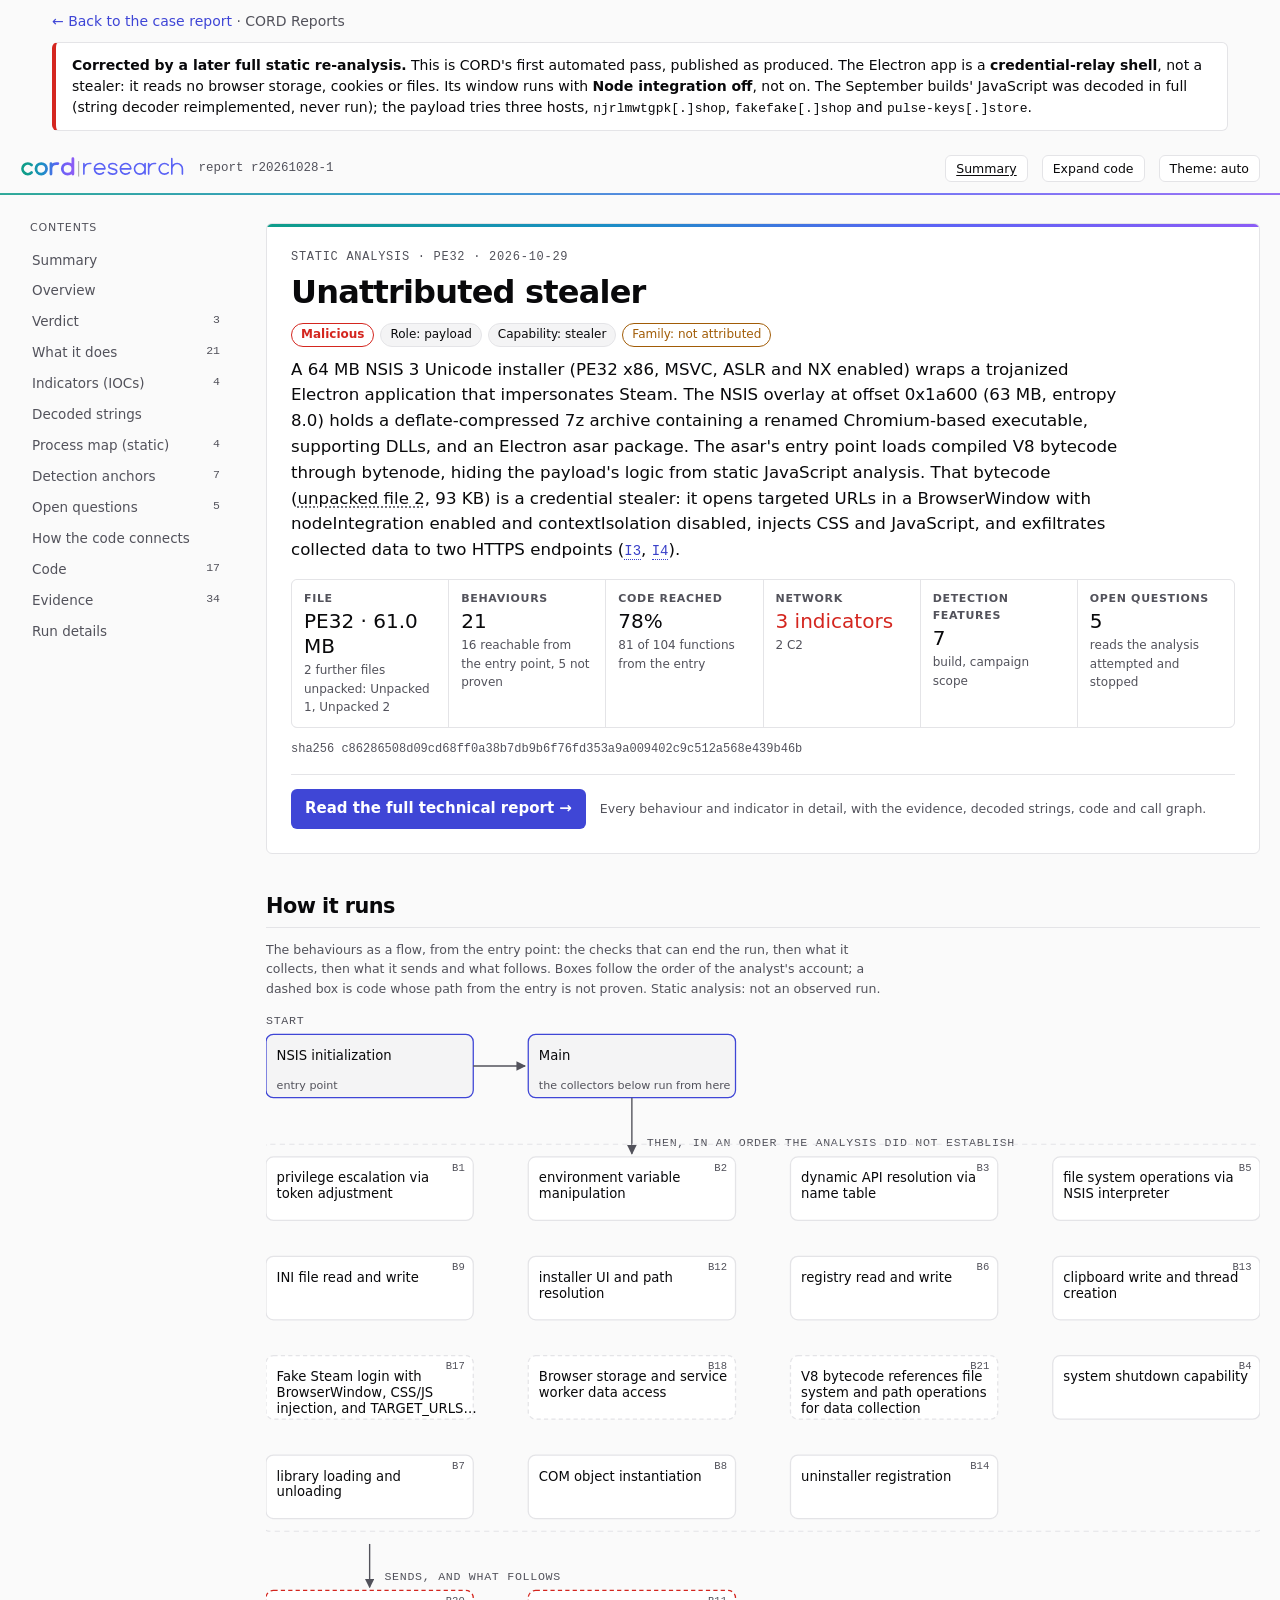
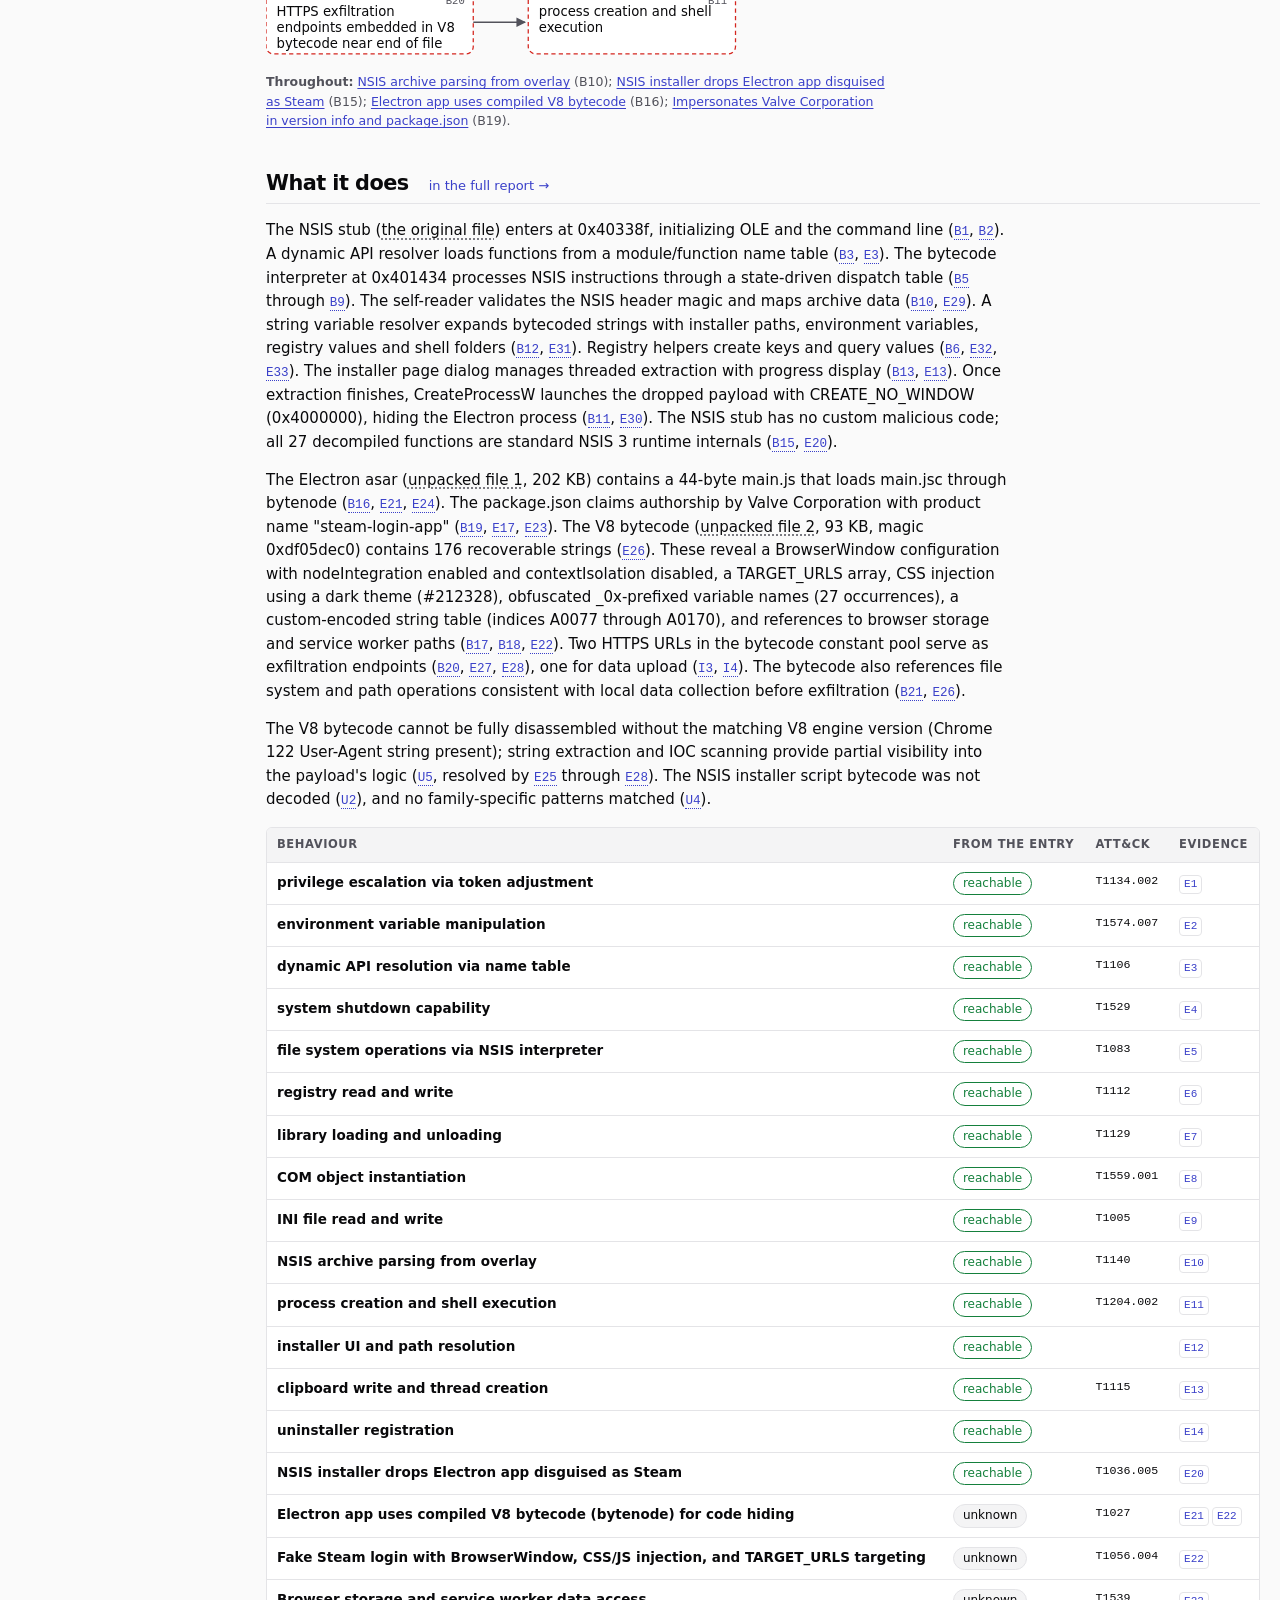
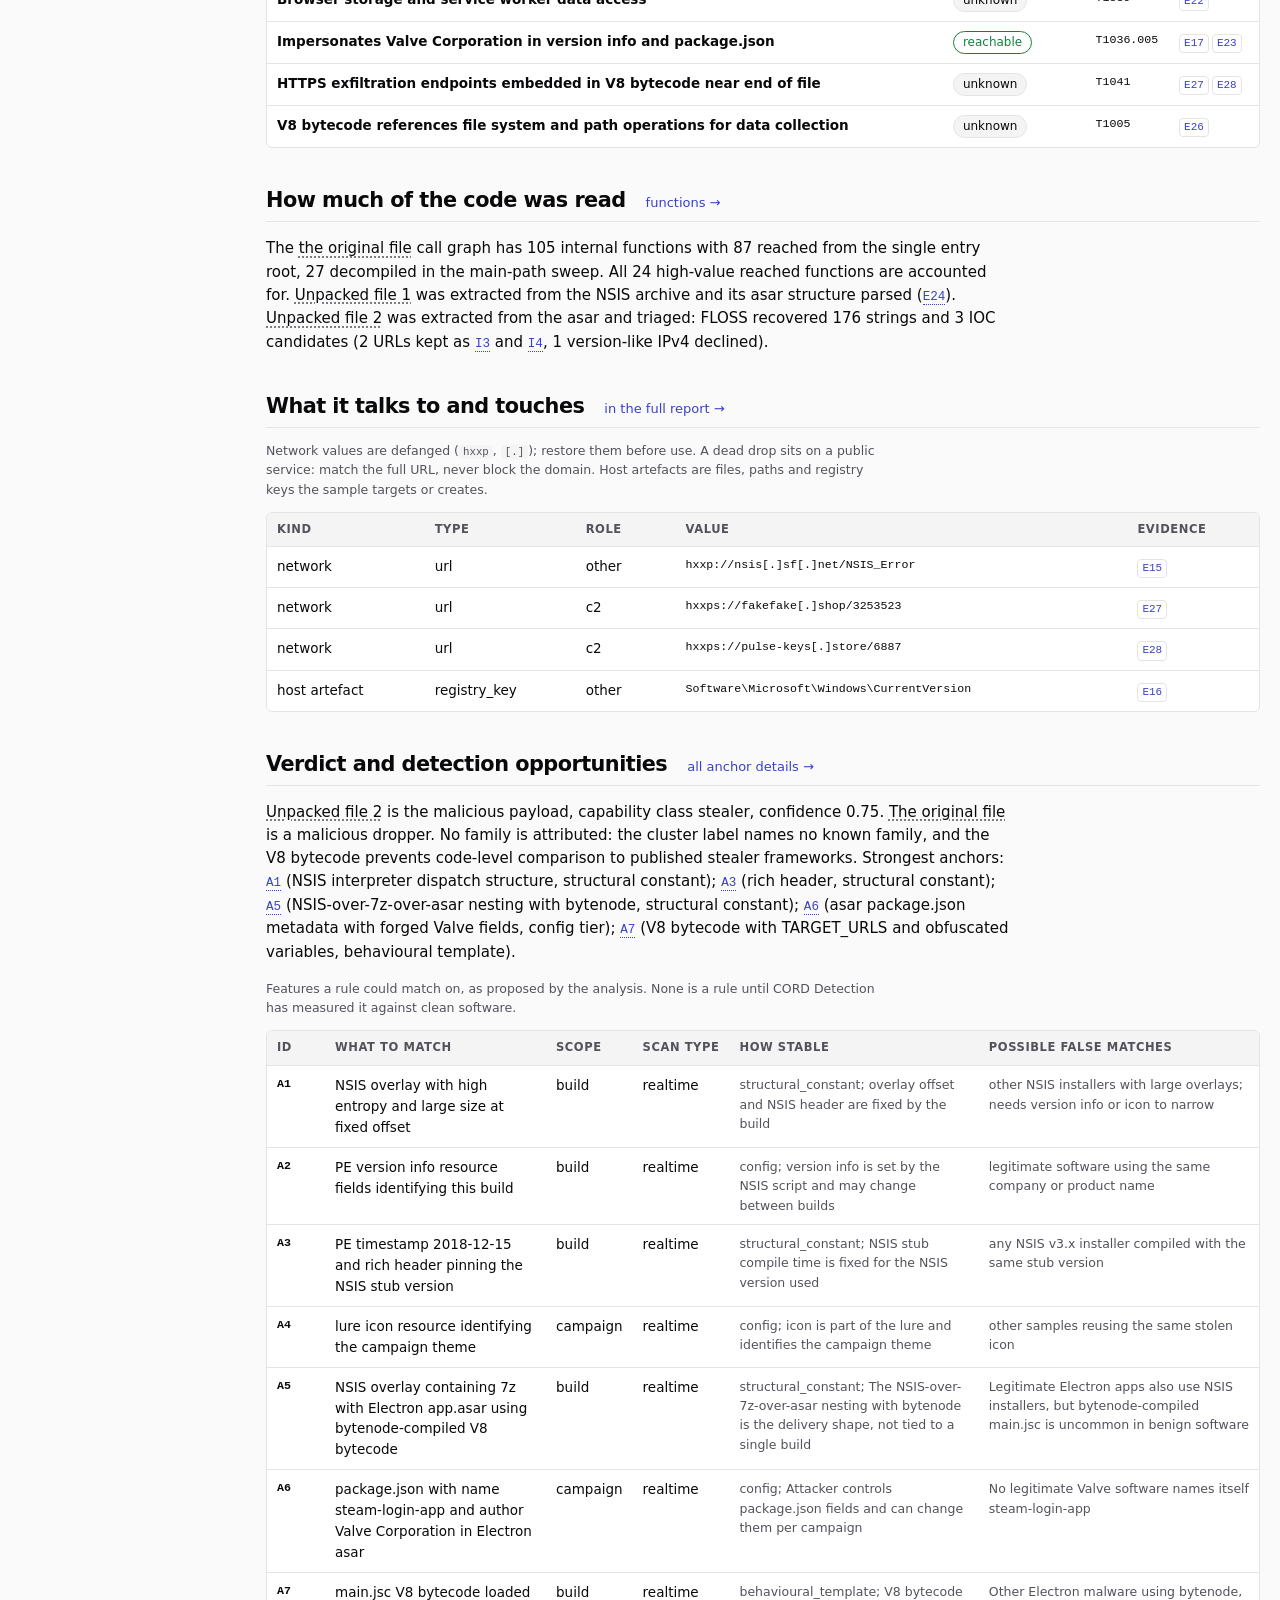
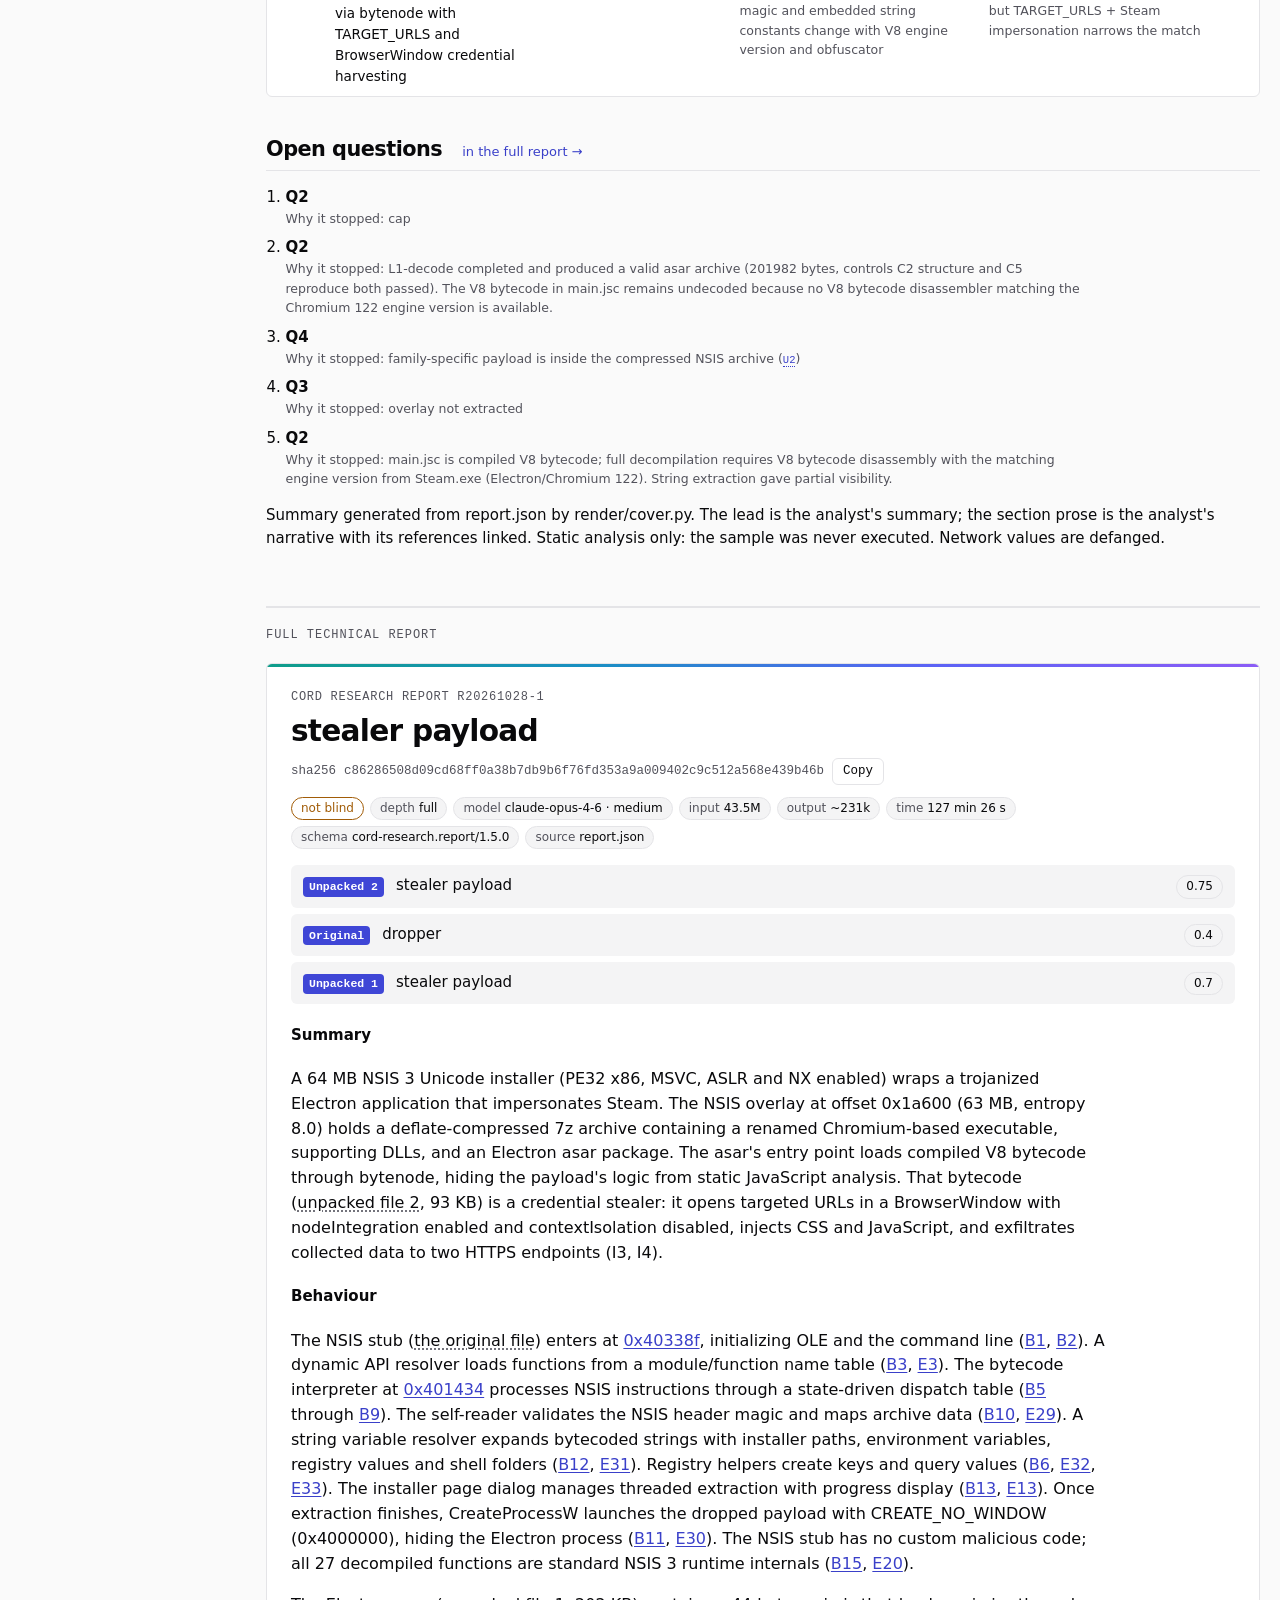
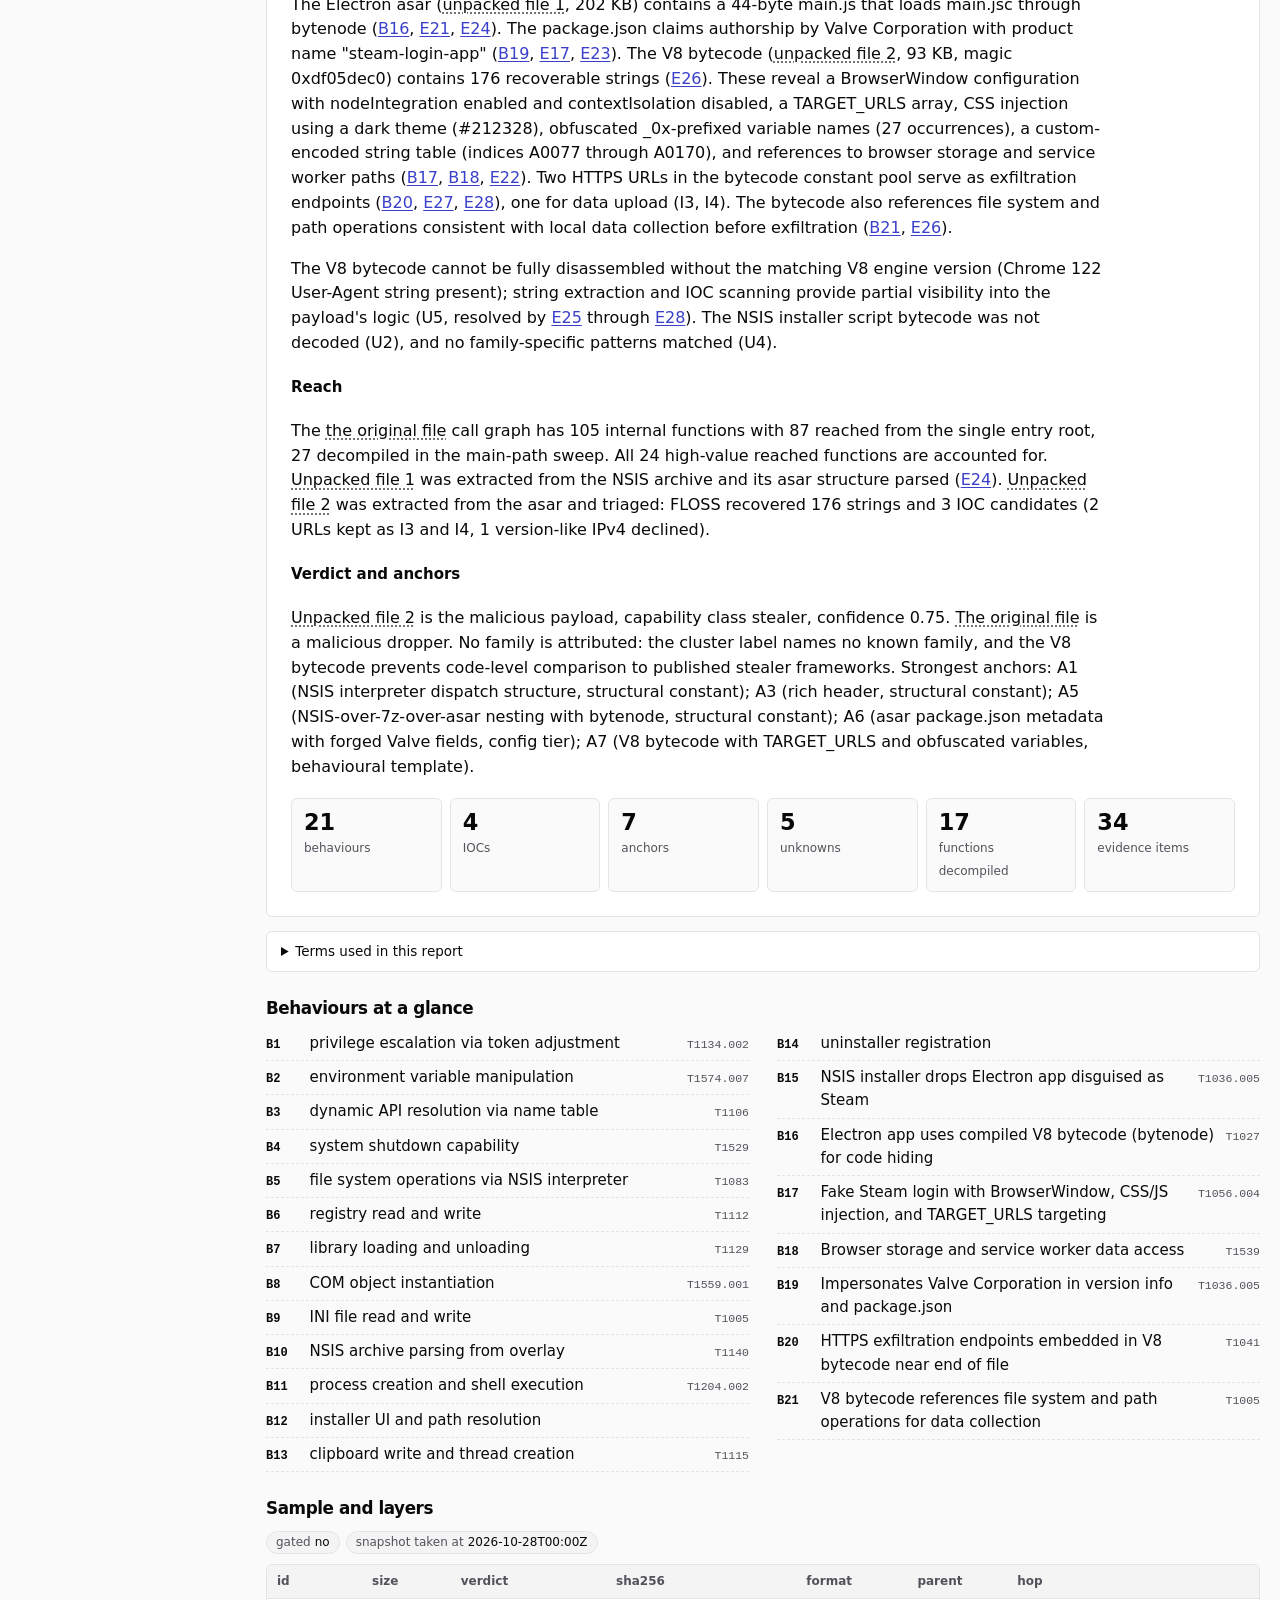
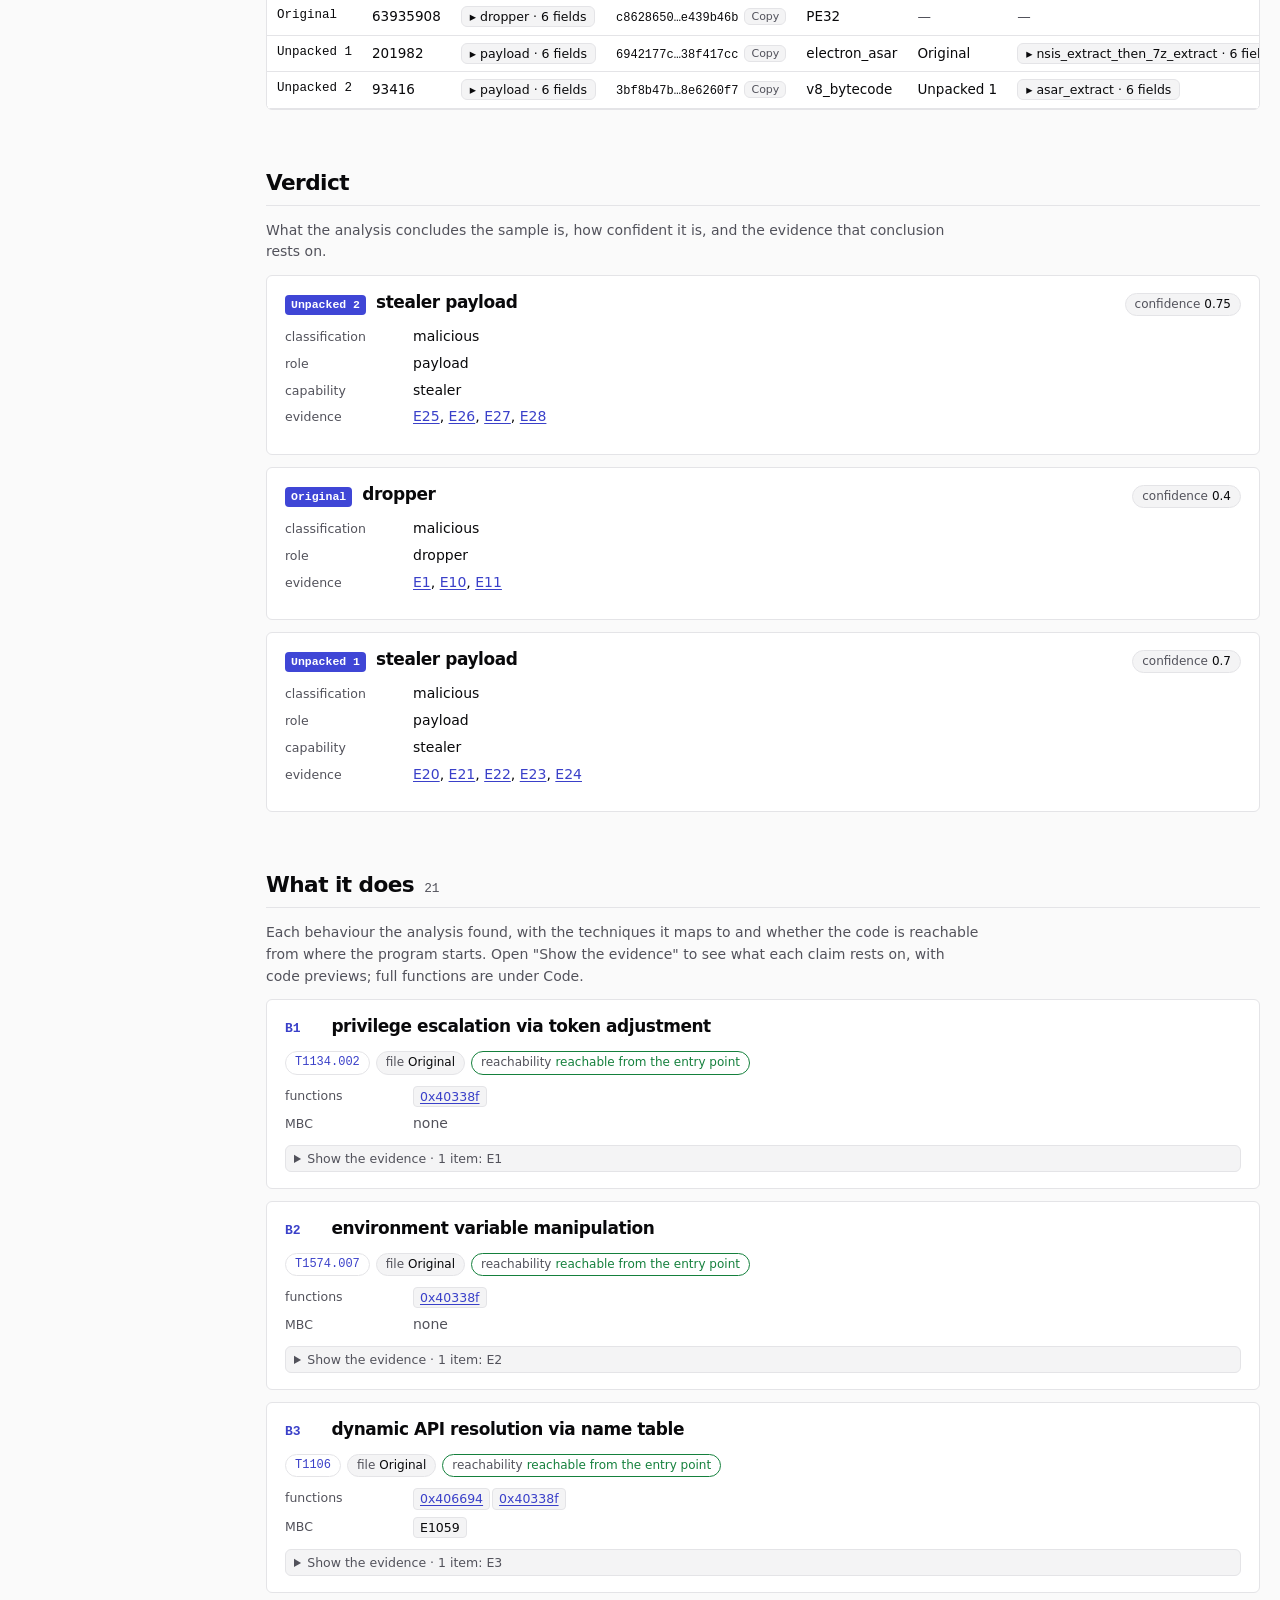
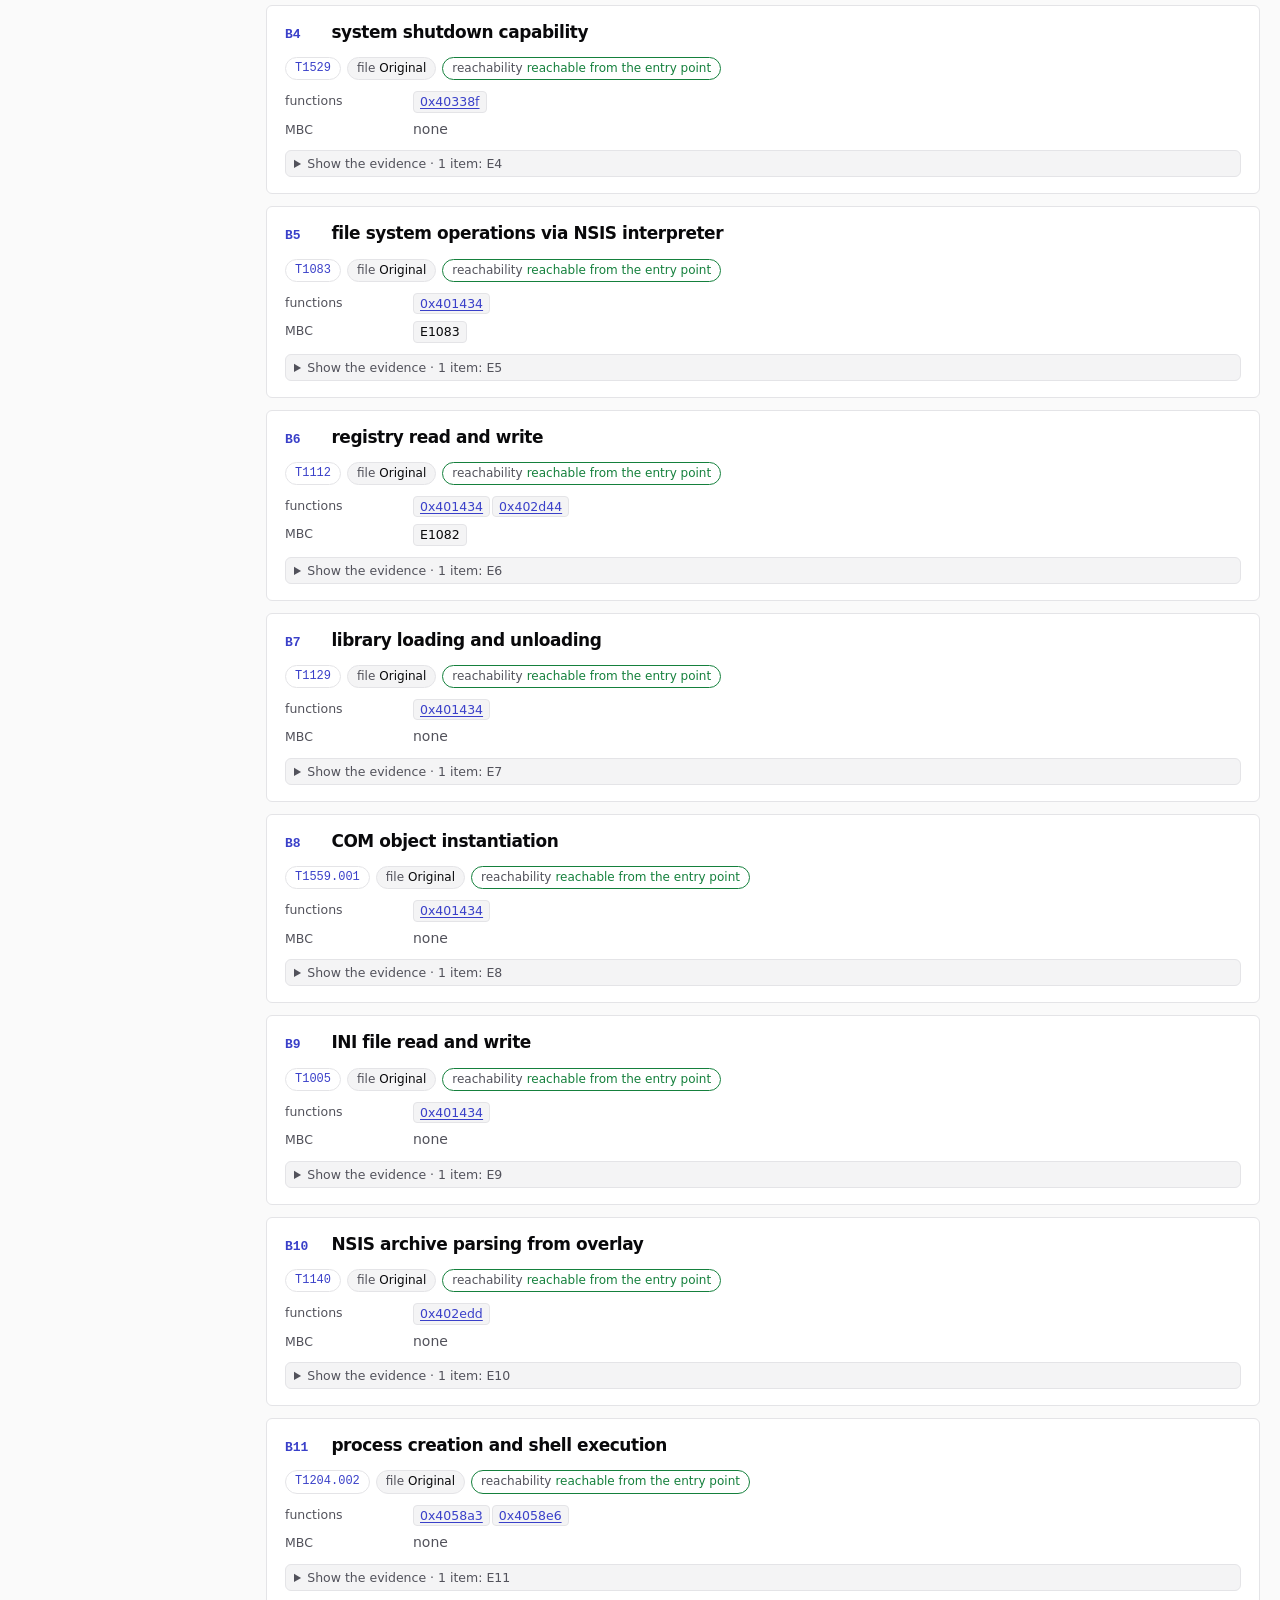
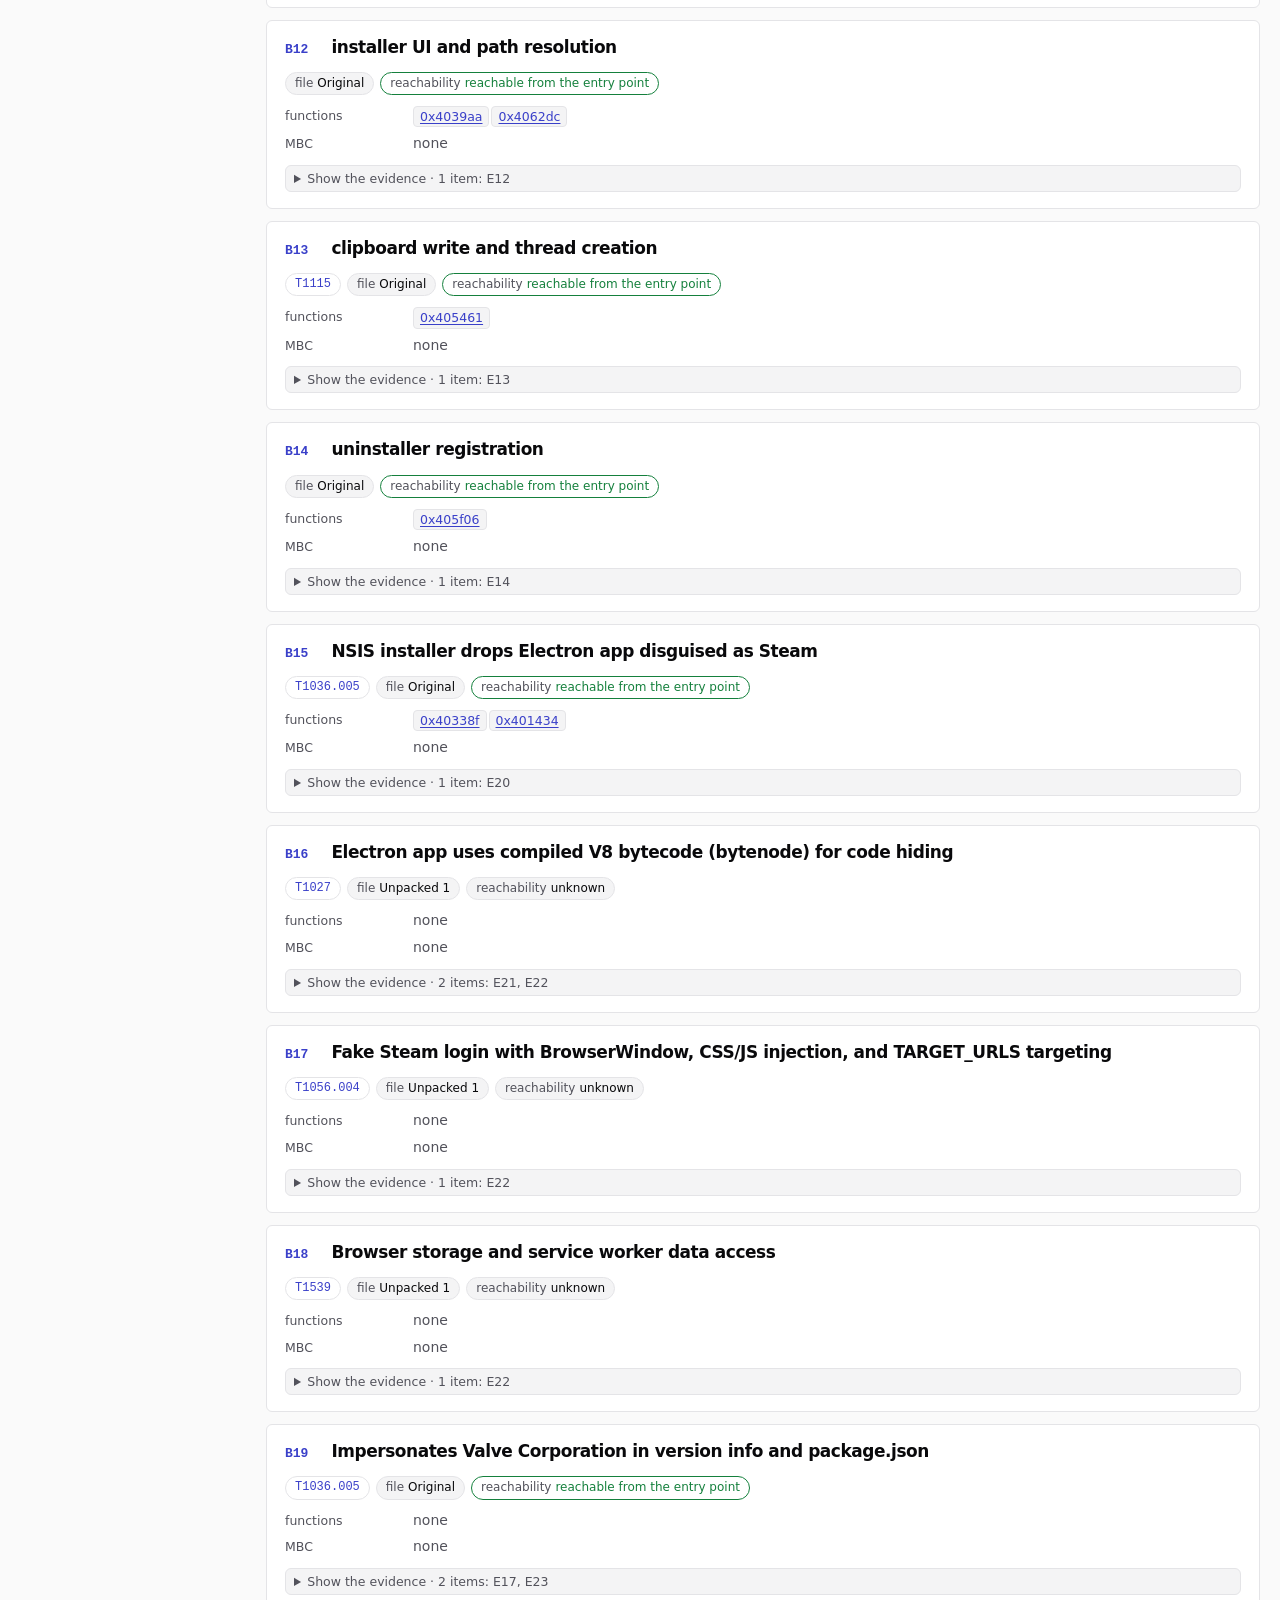
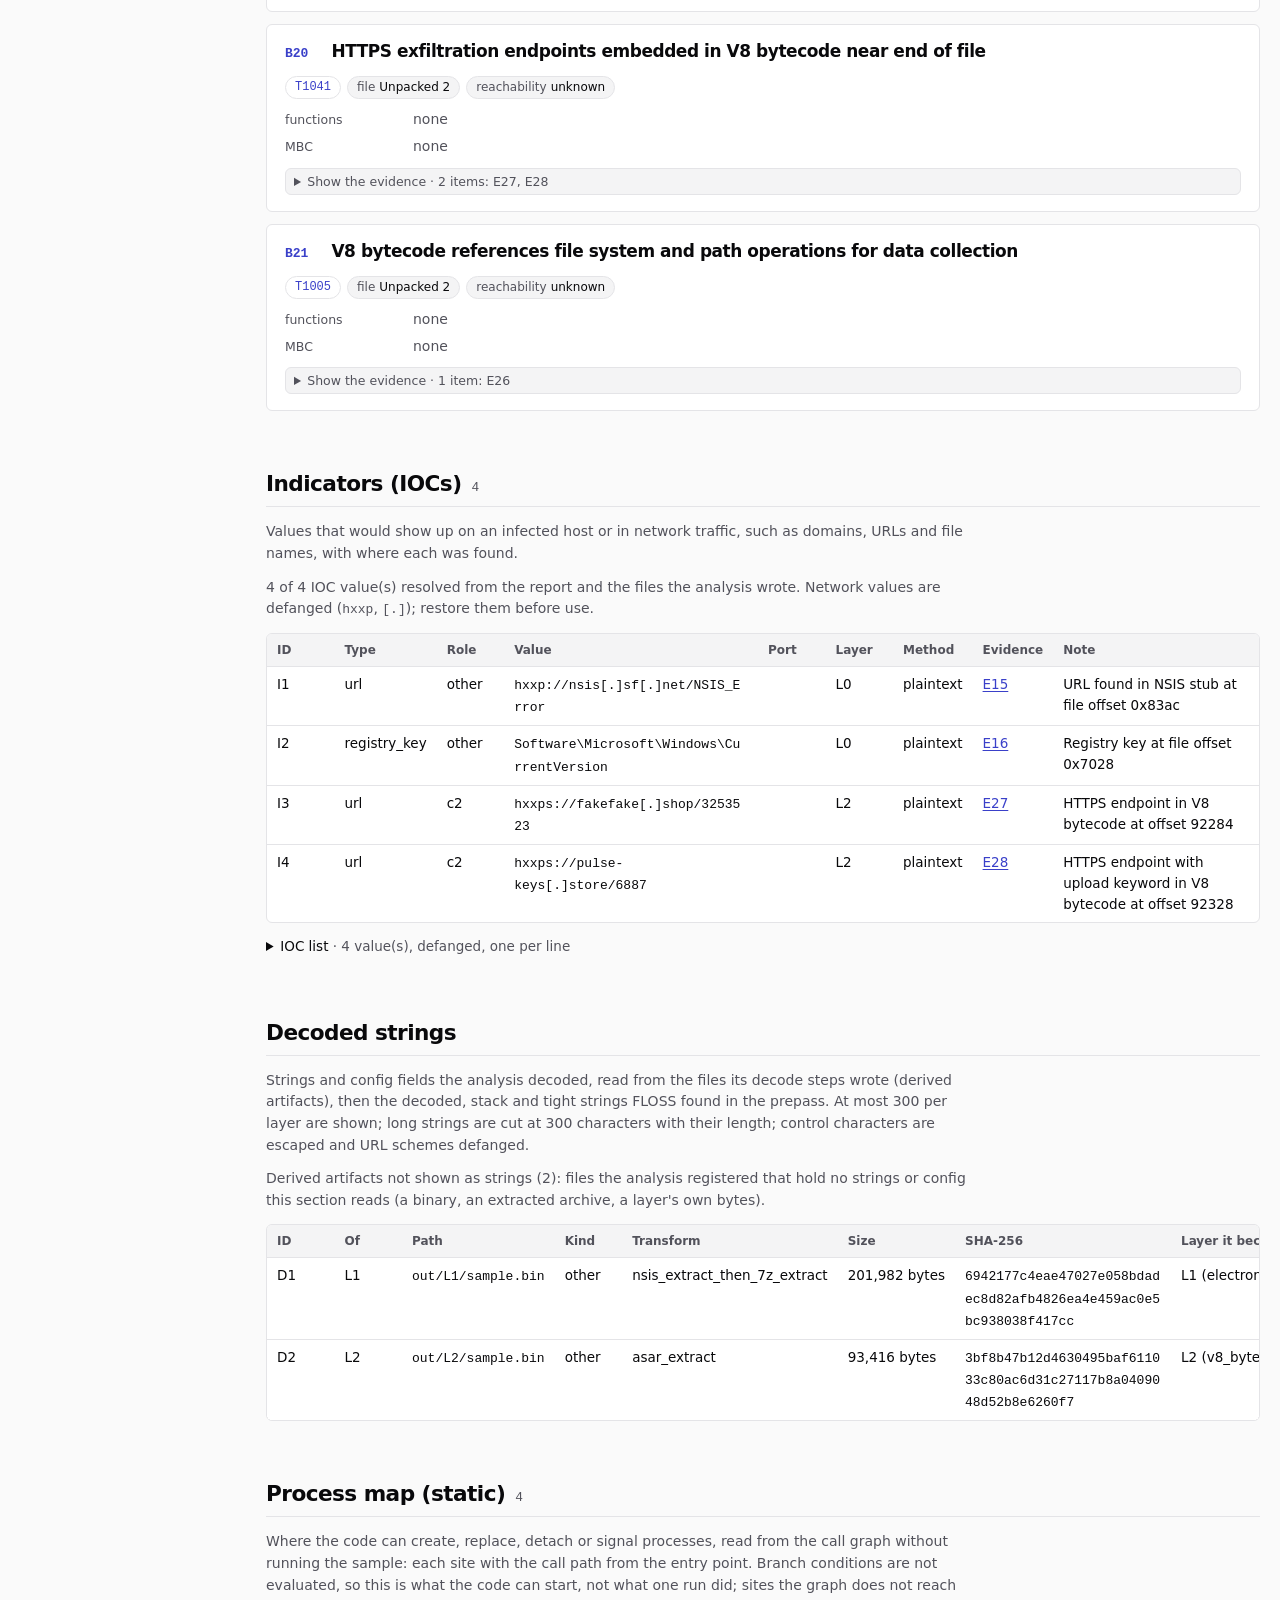
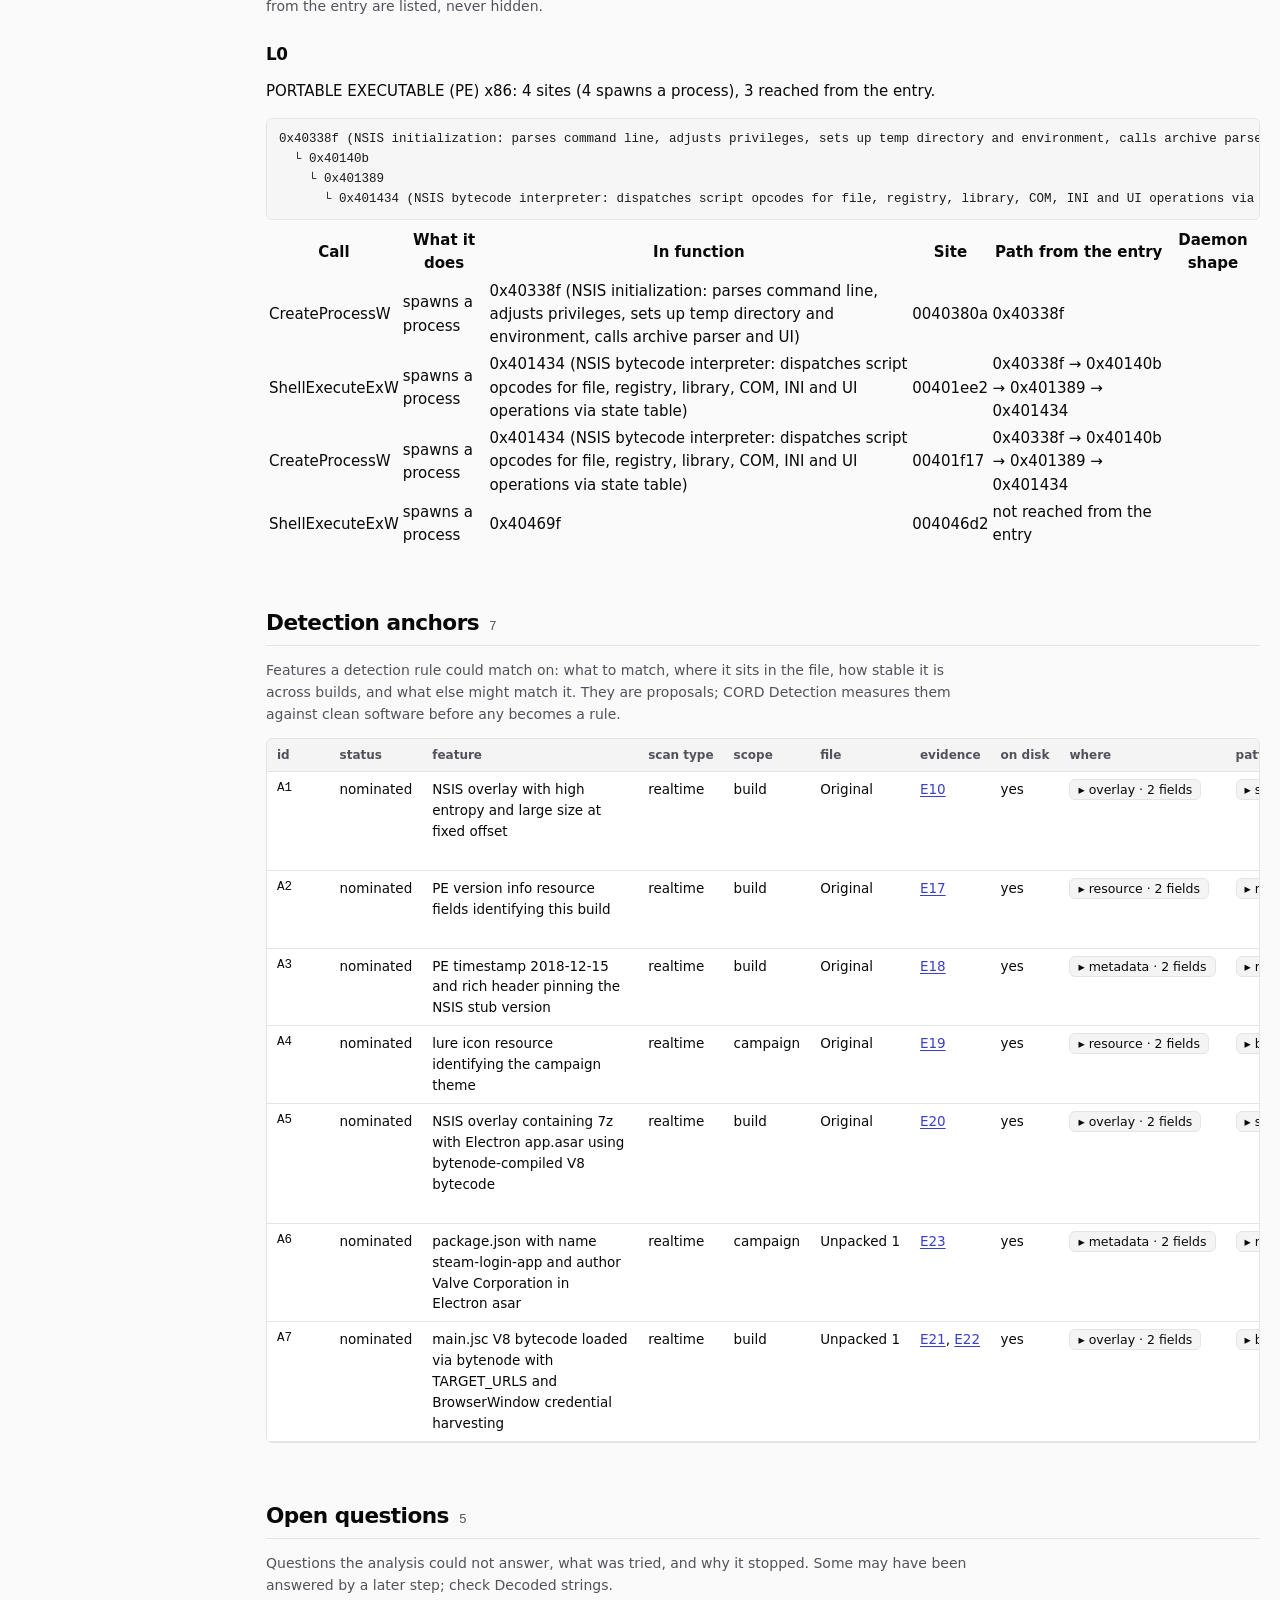
<file: reports/2026-10-steam-lure-electron/index.html>
<!doctype html>
<html lang="en"><head><meta charset="utf-8">
<title>Moved | CORD Reports</title>
<meta http-equiv="refresh" content="0; url=../2026-10-steam-lure/samples/c8628650.html">
<link rel="canonical" href="../2026-10-steam-lure/samples/c8628650.html">
</head><body>
<p>This analysis moved to <a href="../2026-10-steam-lure/samples/c8628650.html">the full CORD report for c8628650</a>.</p>
</body></html>
</file>
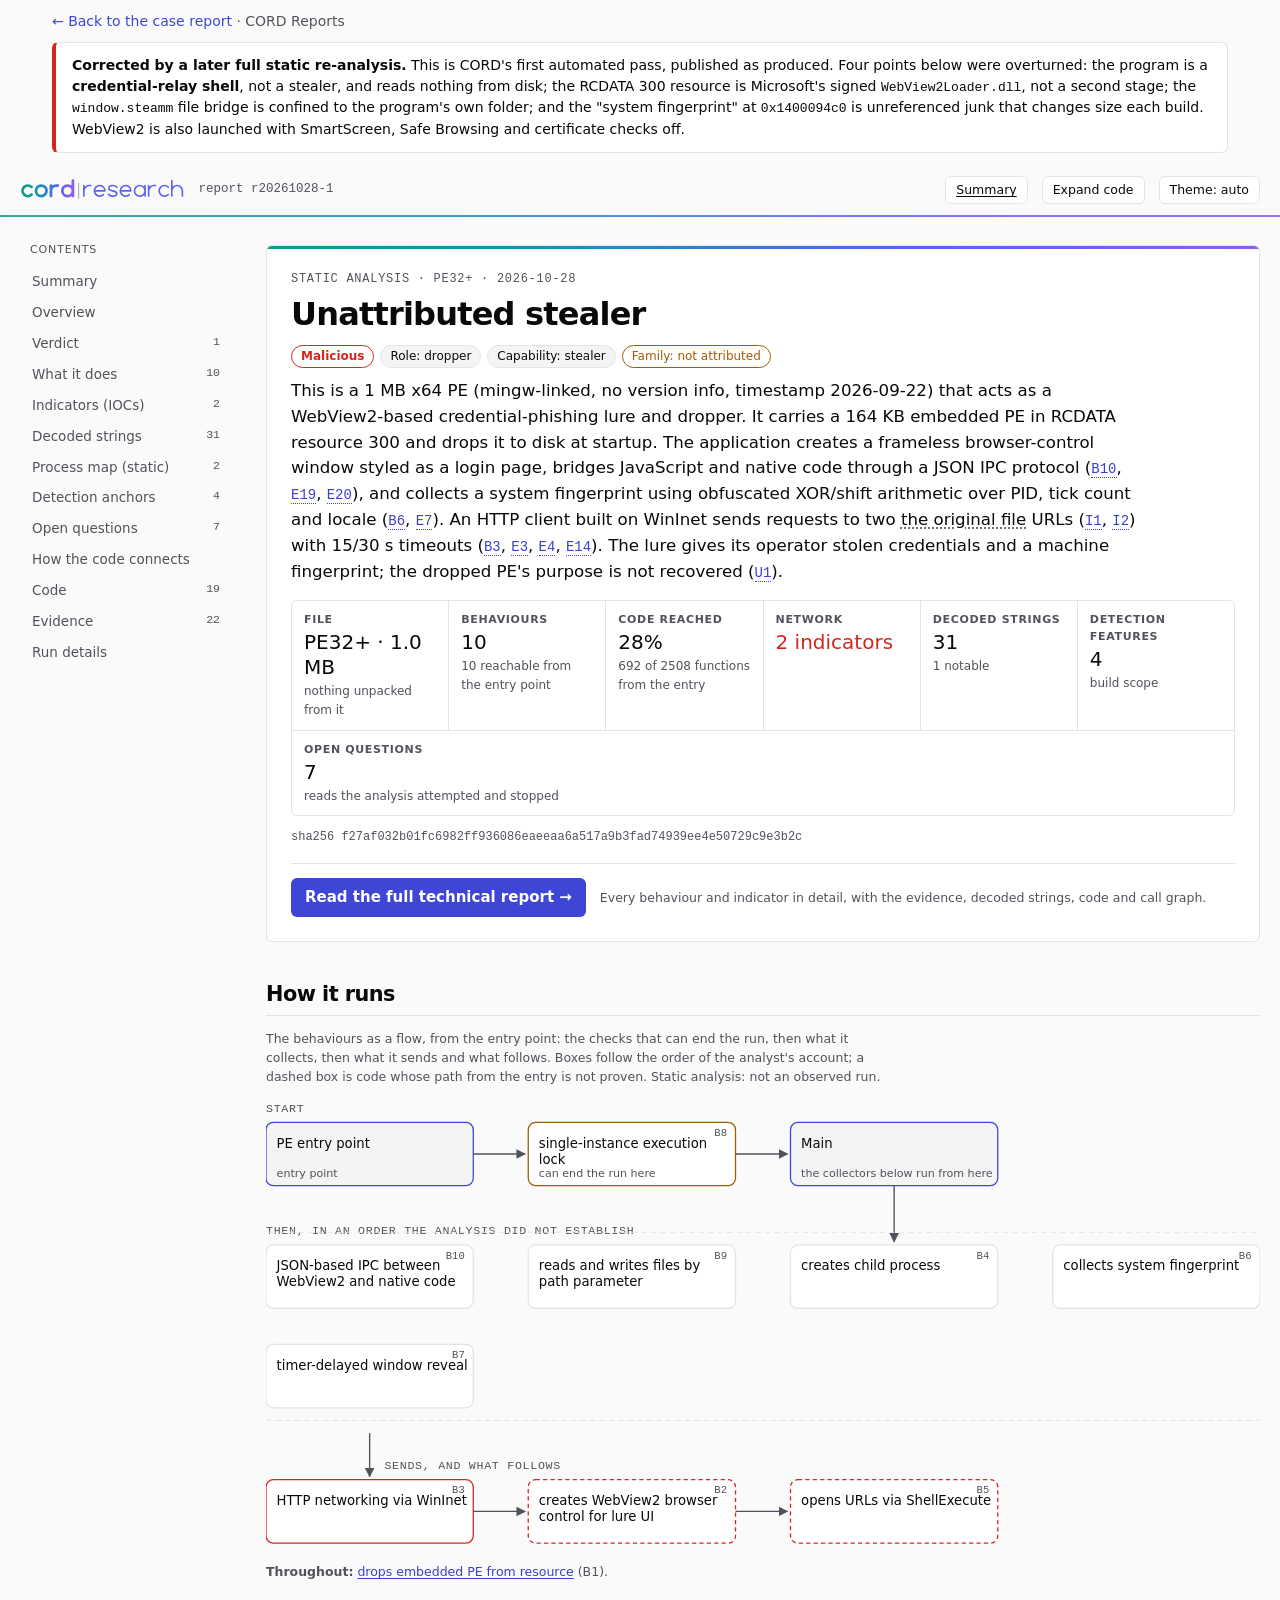
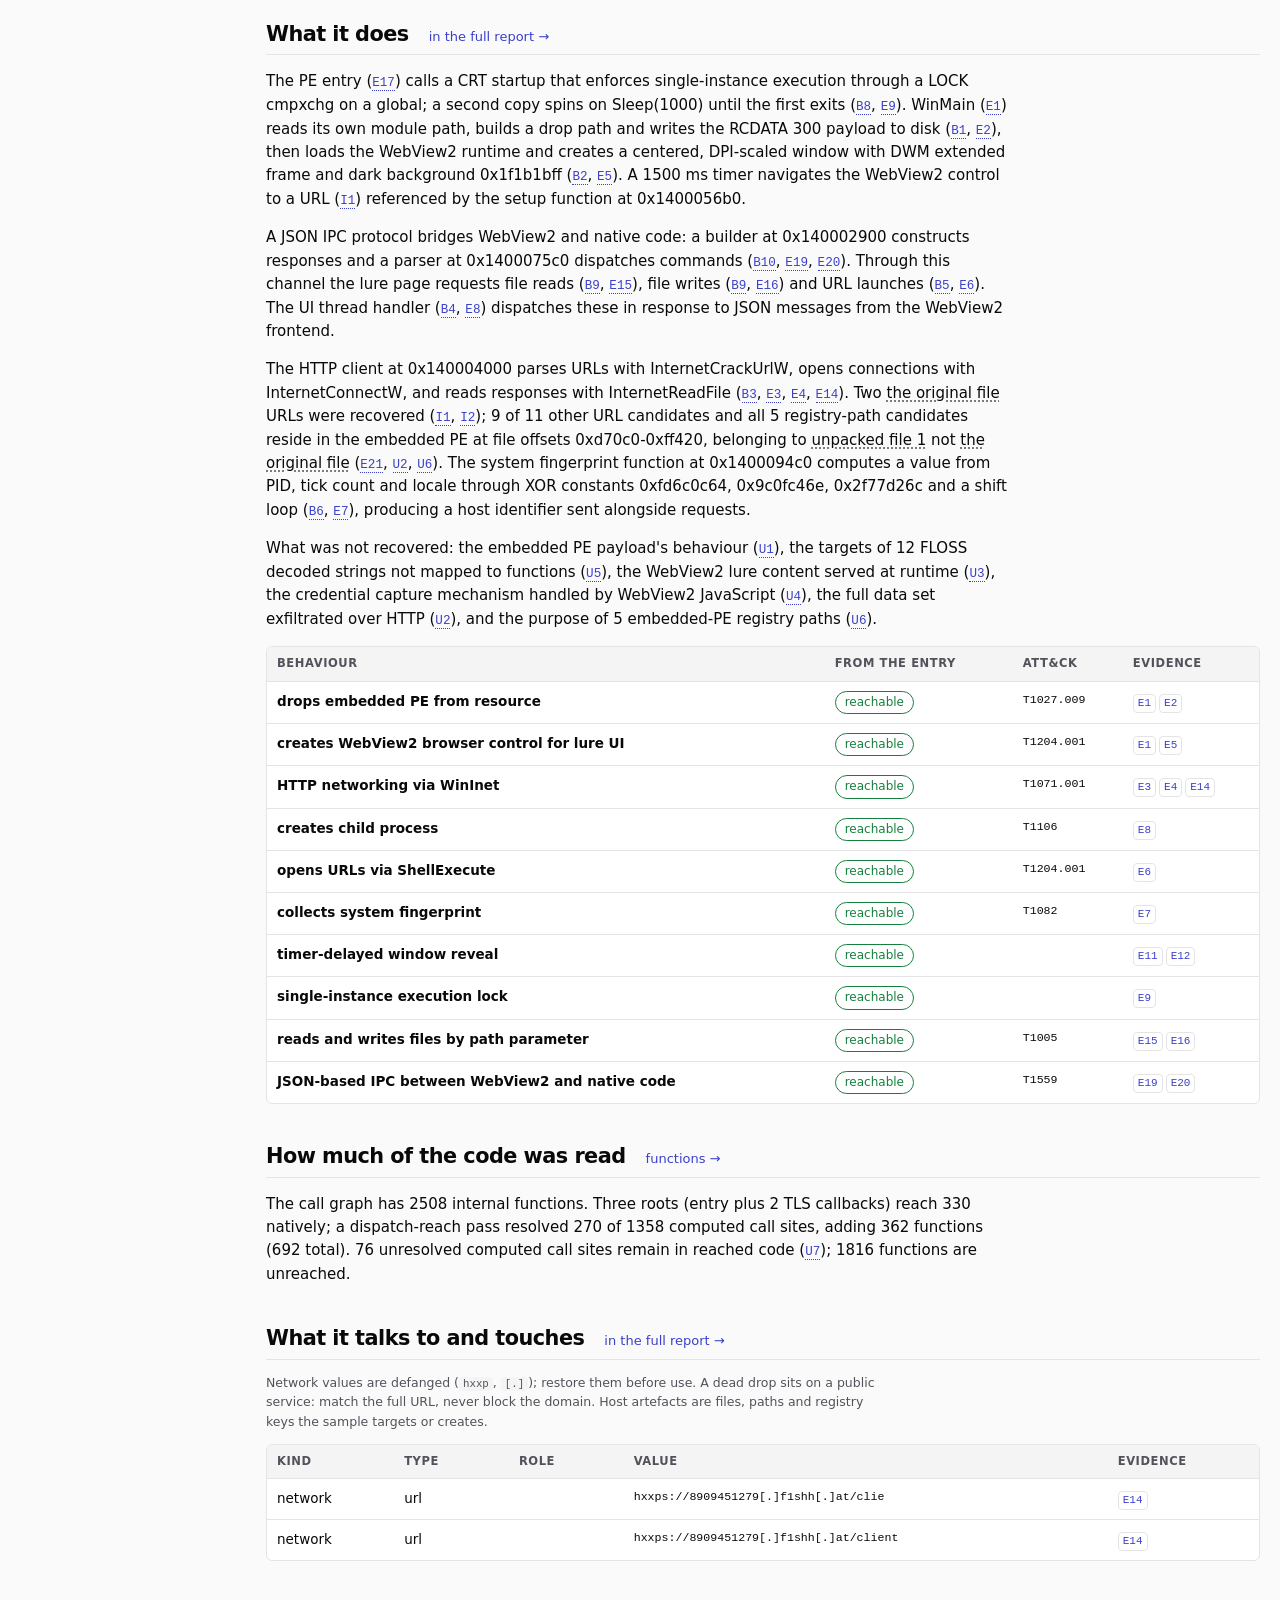
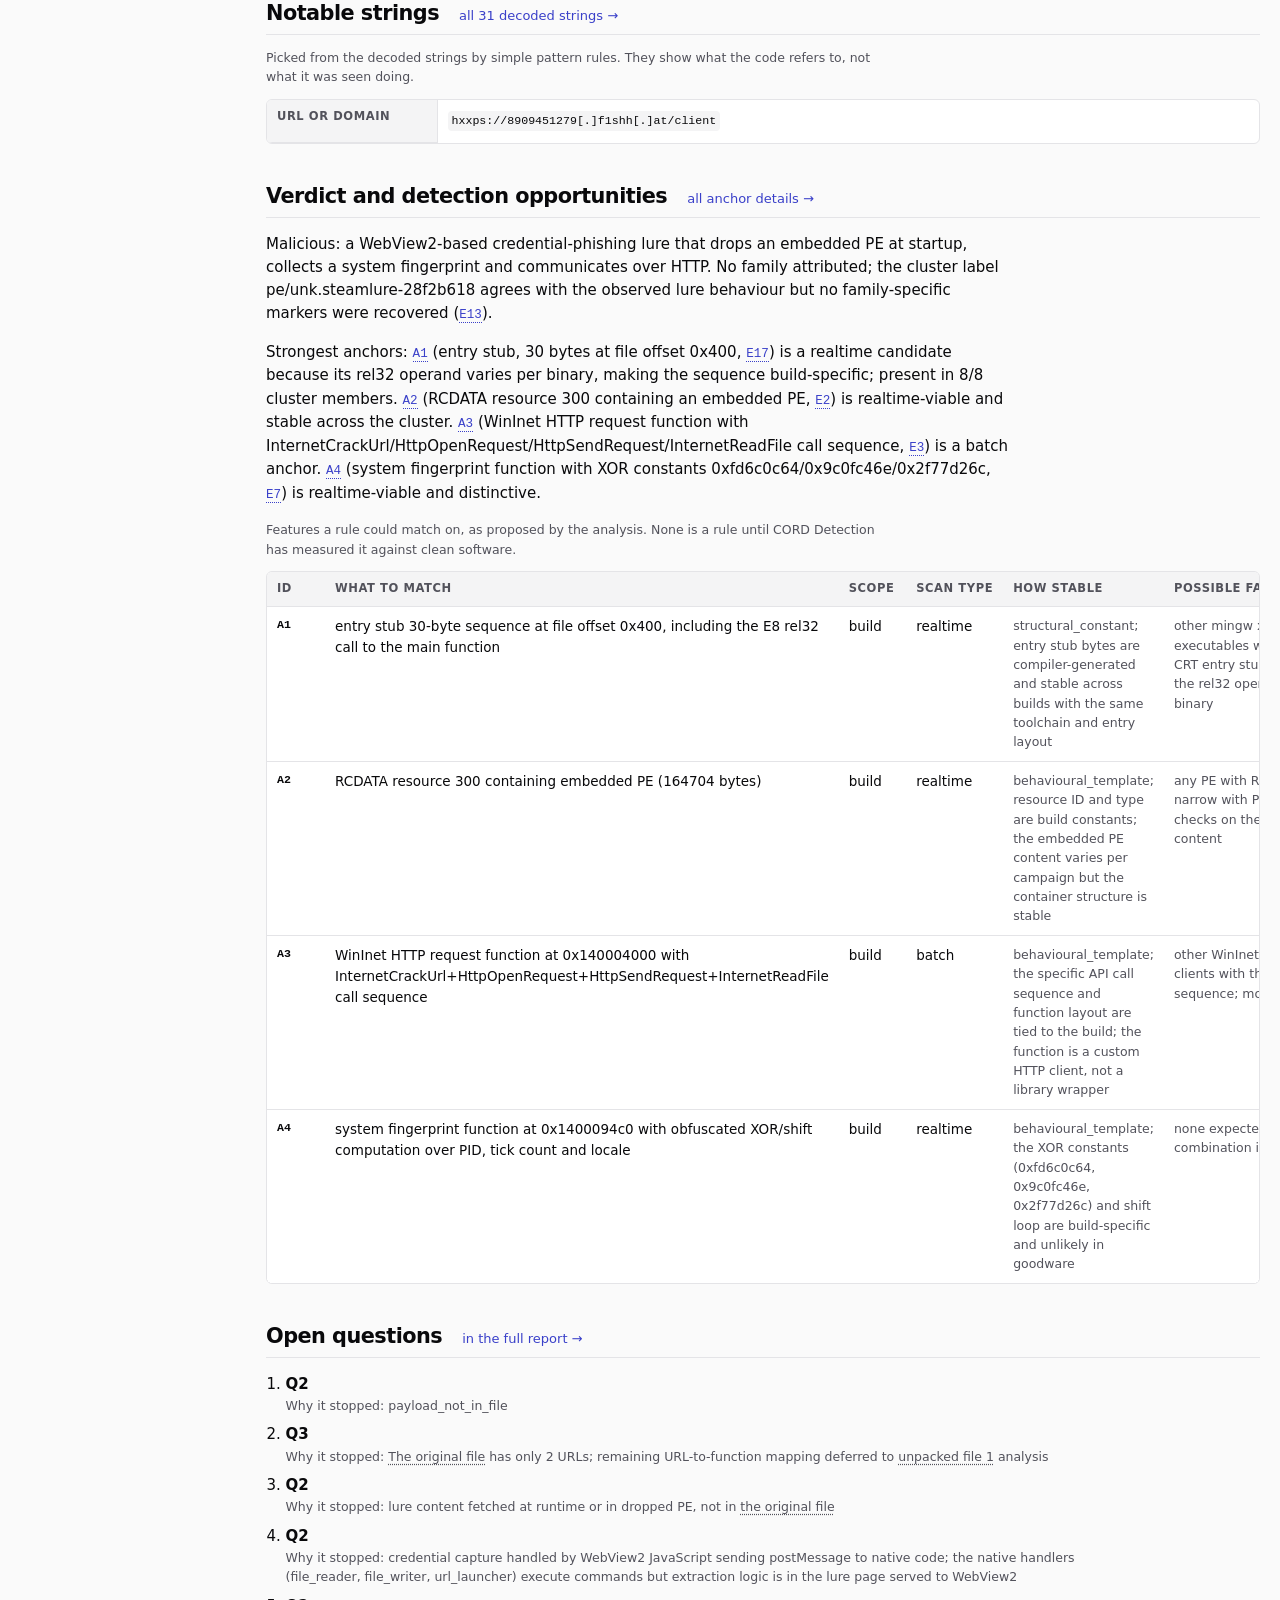
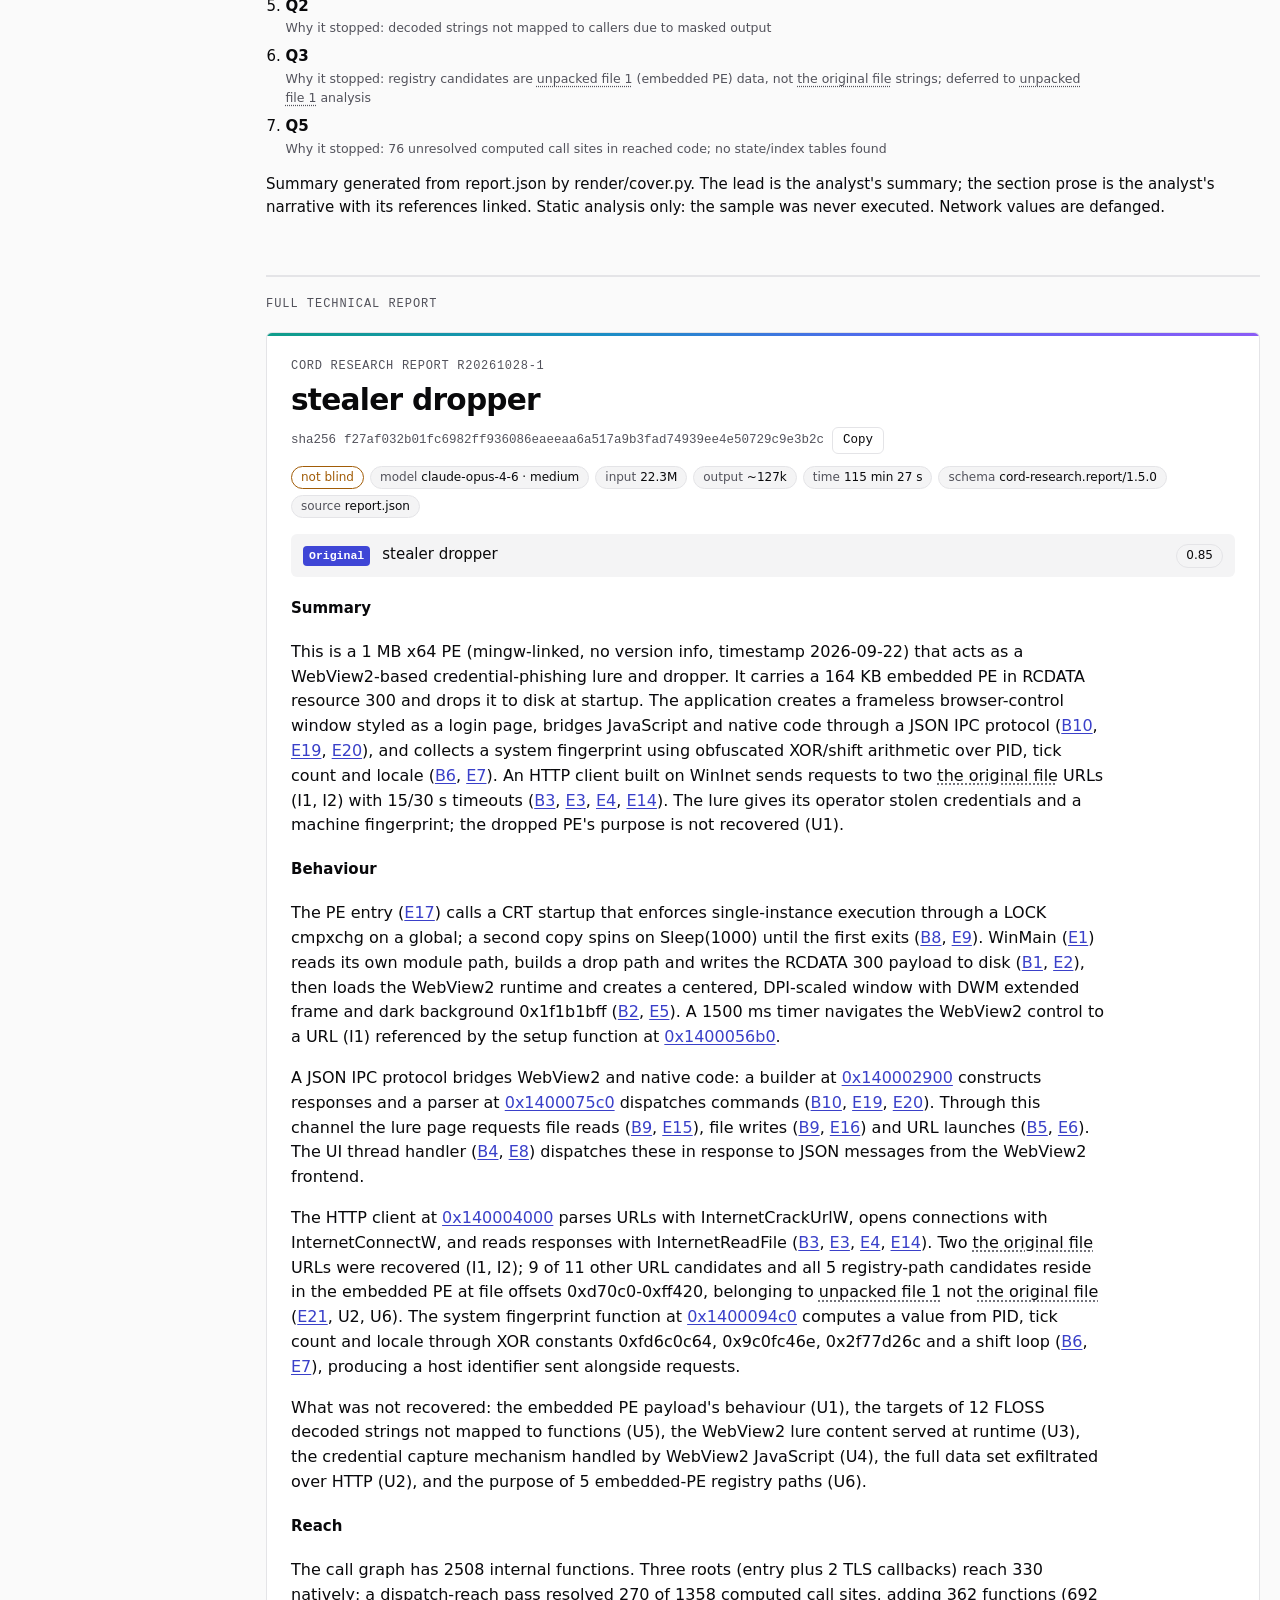
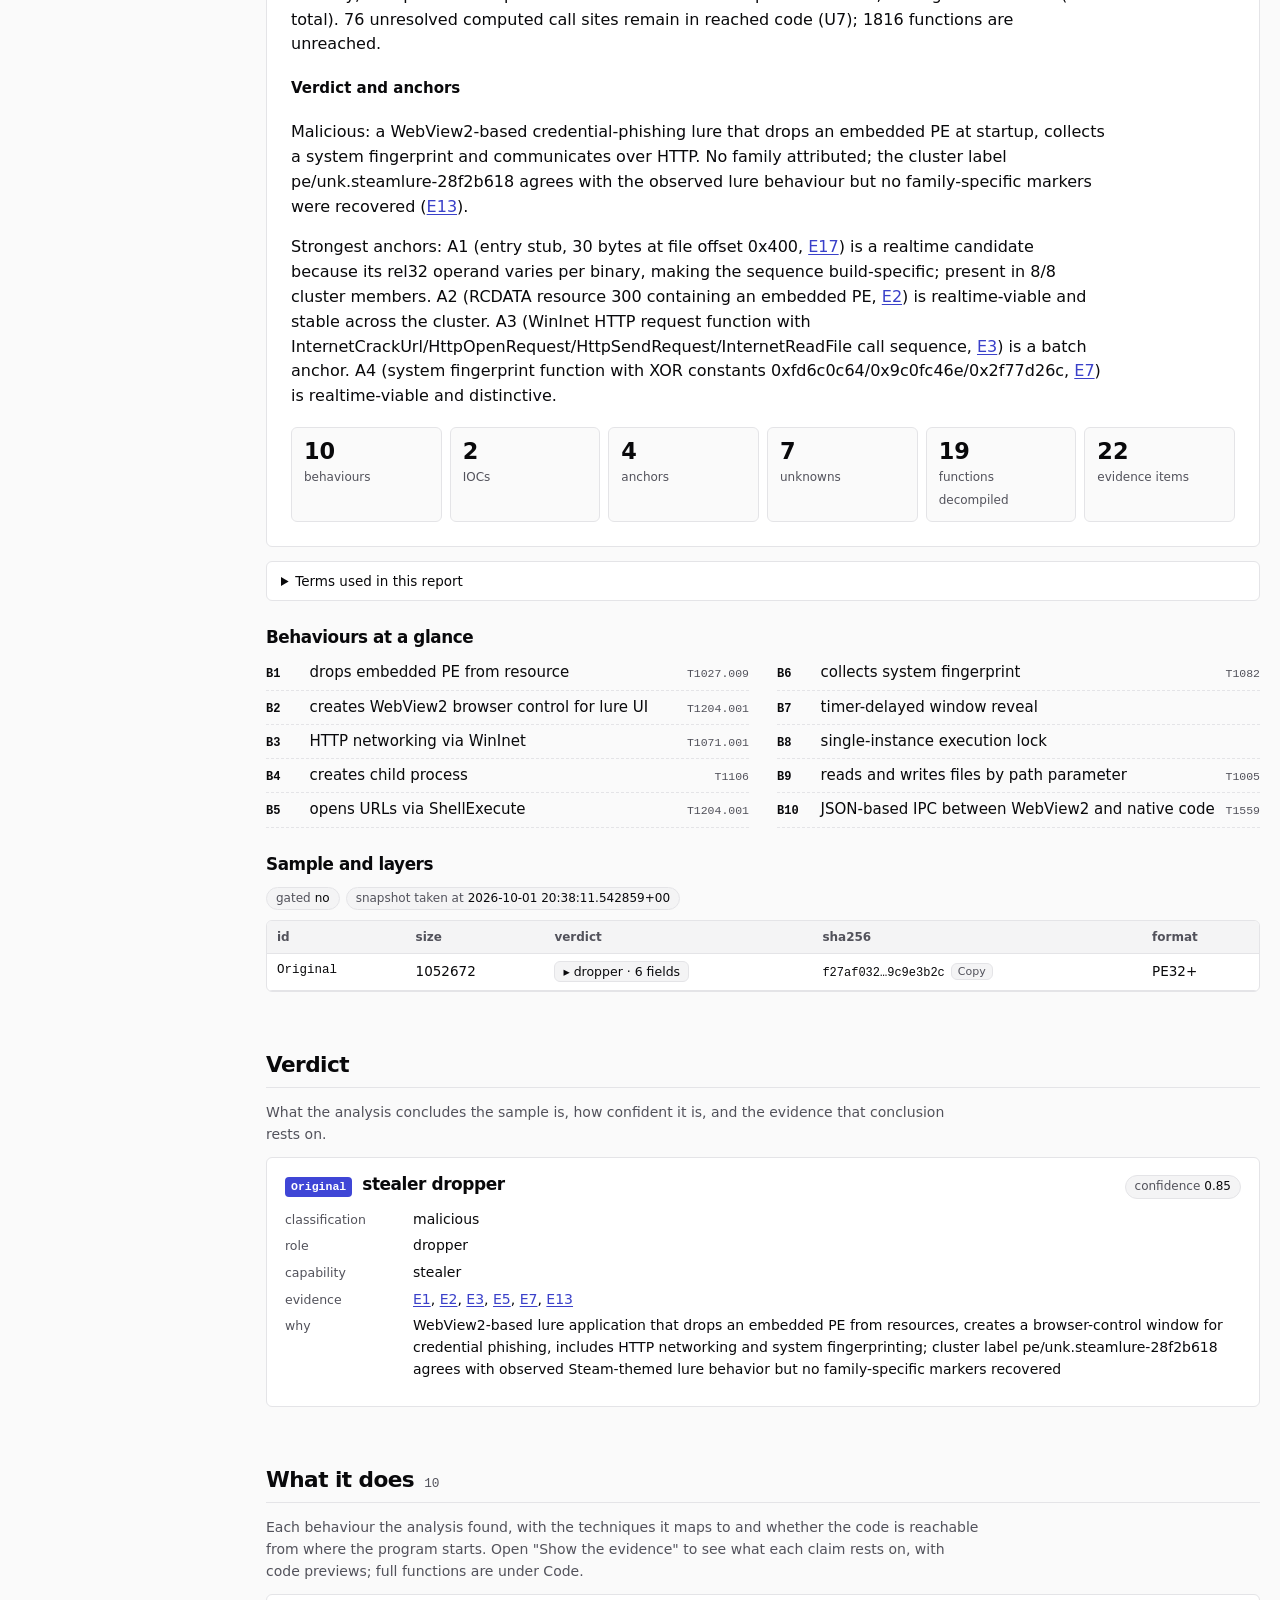
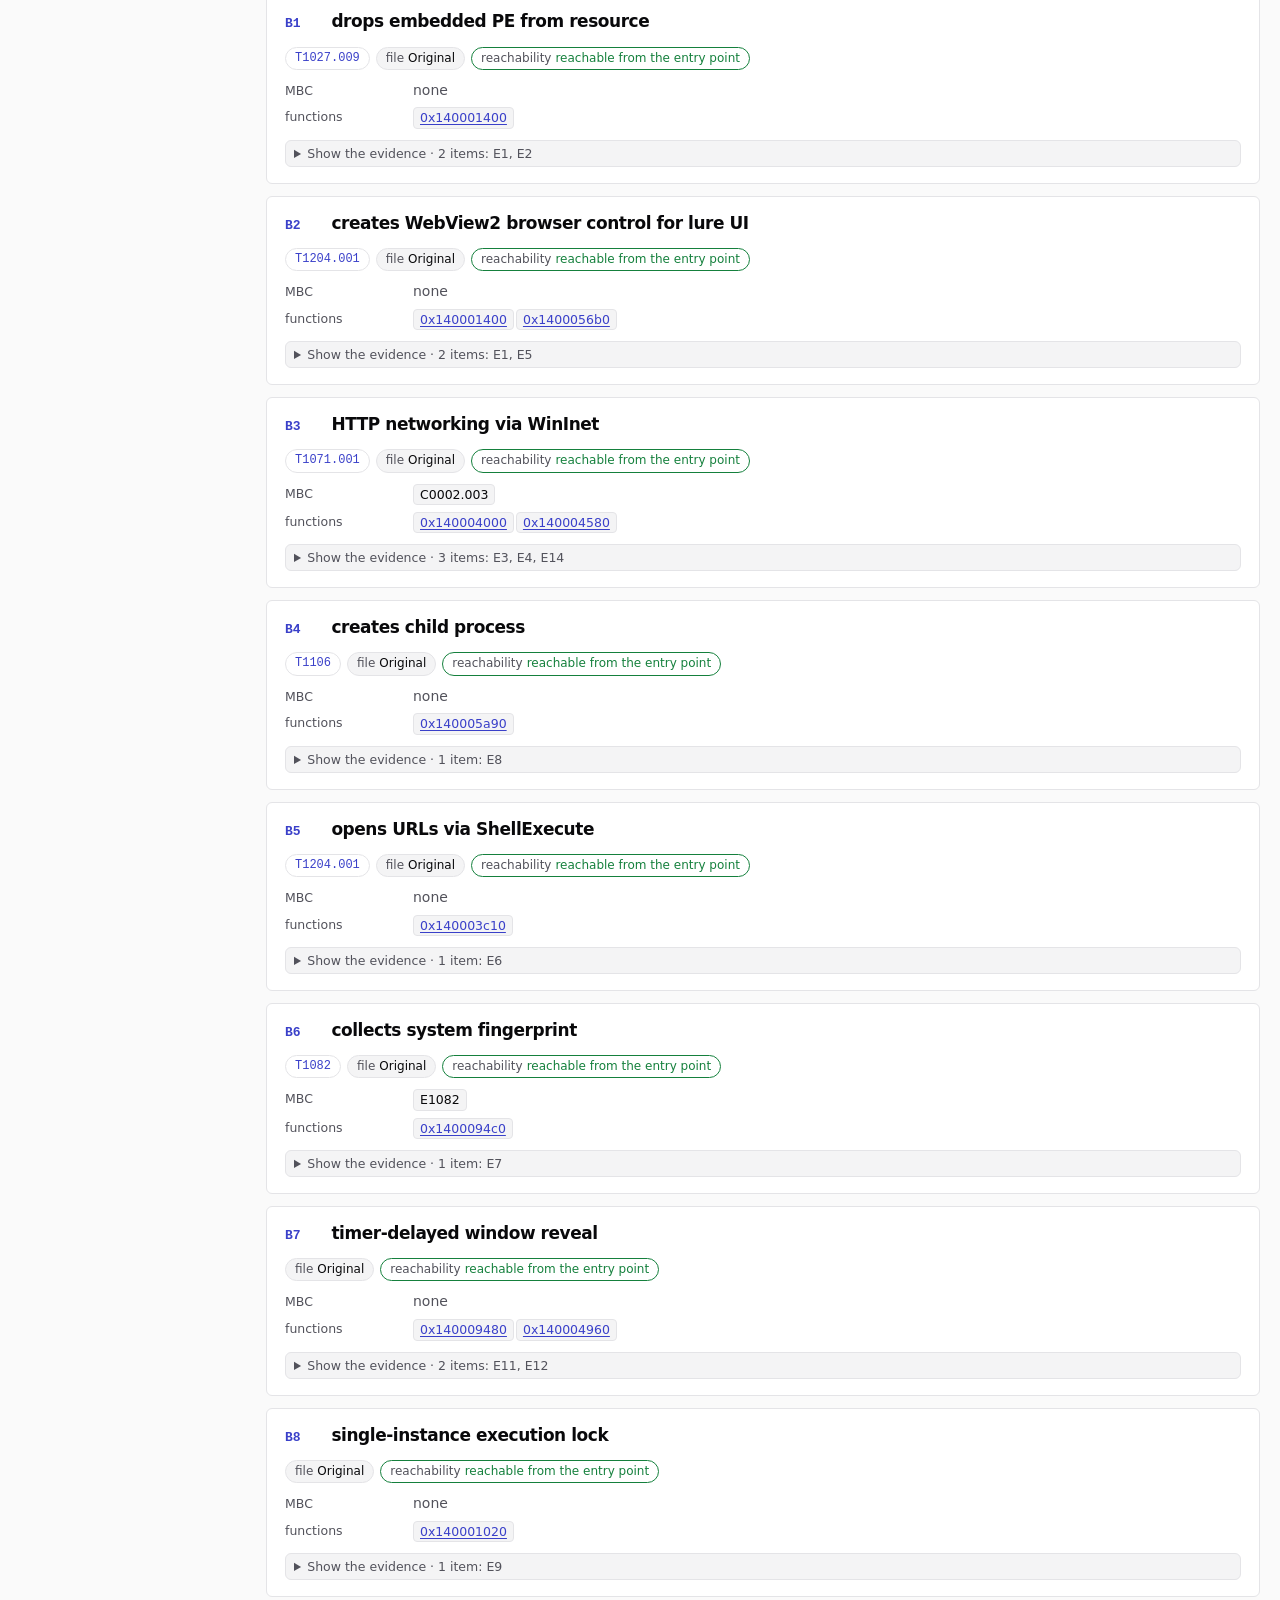
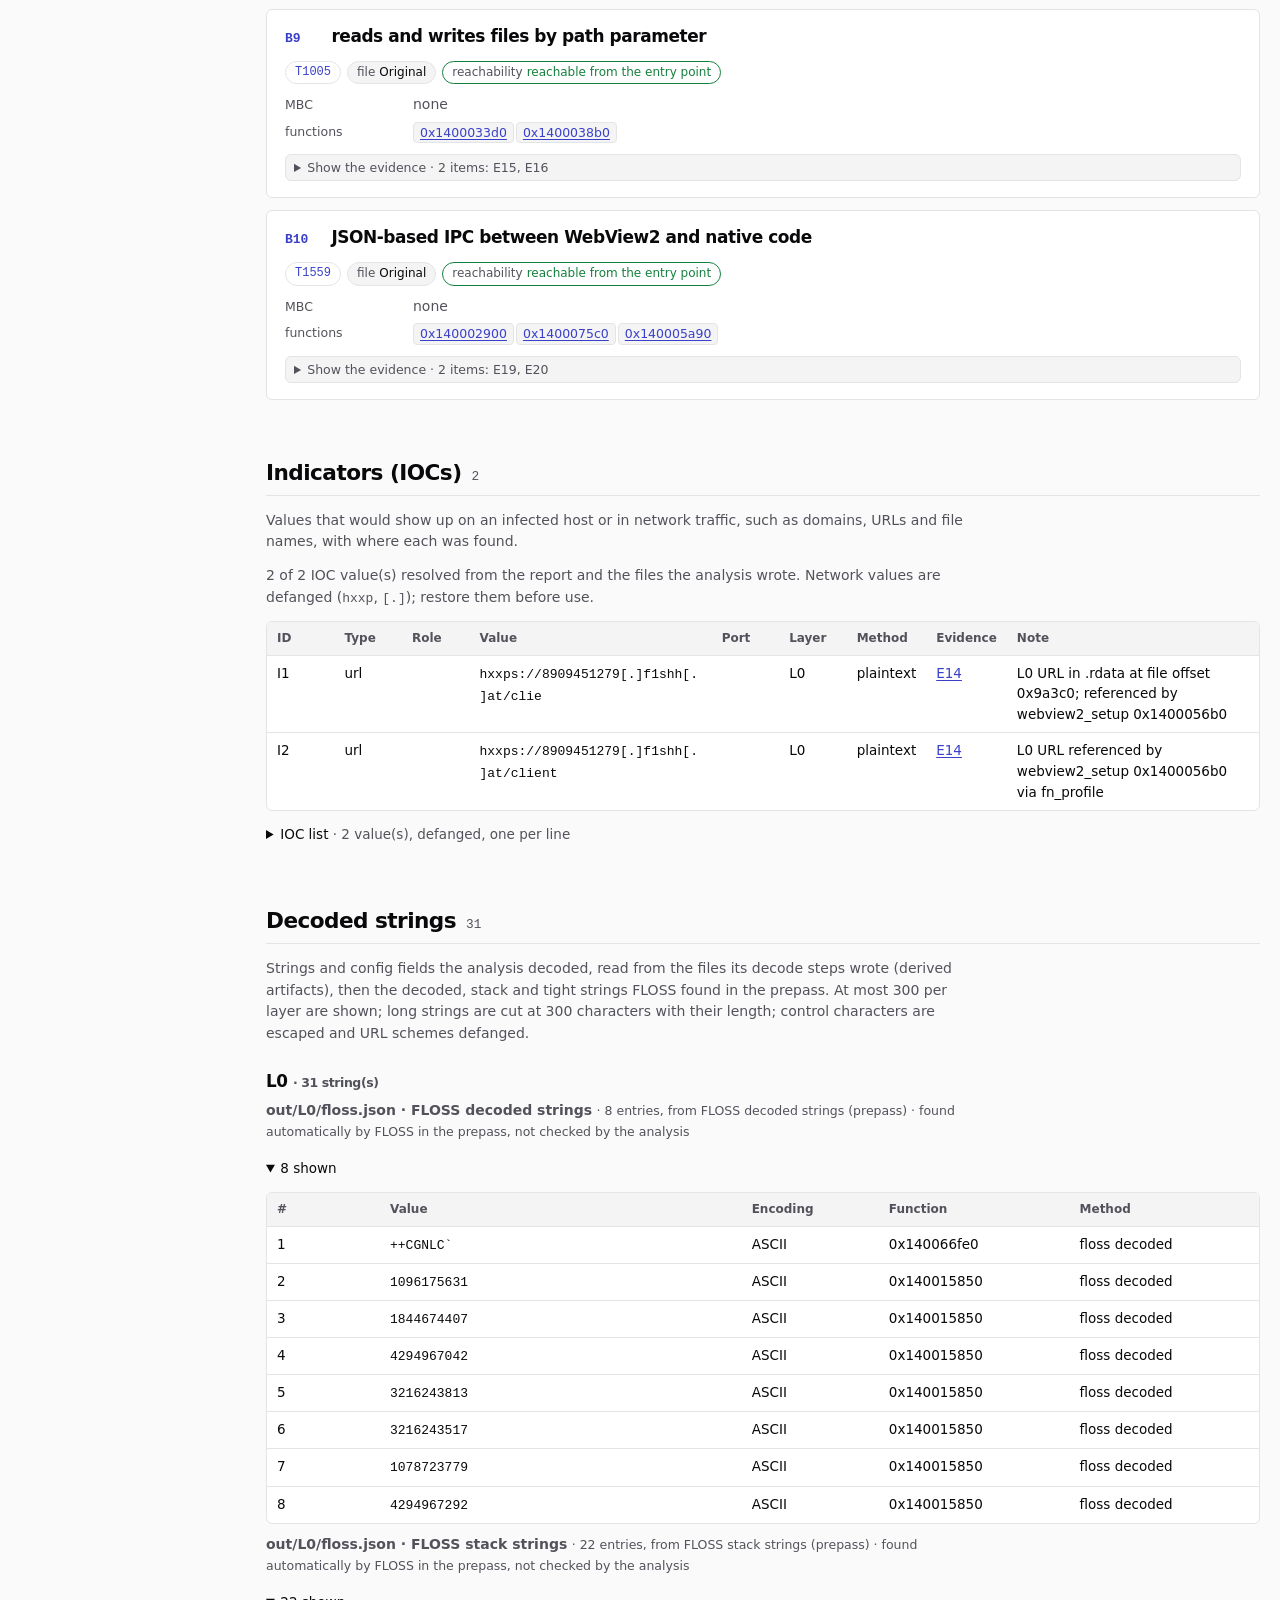
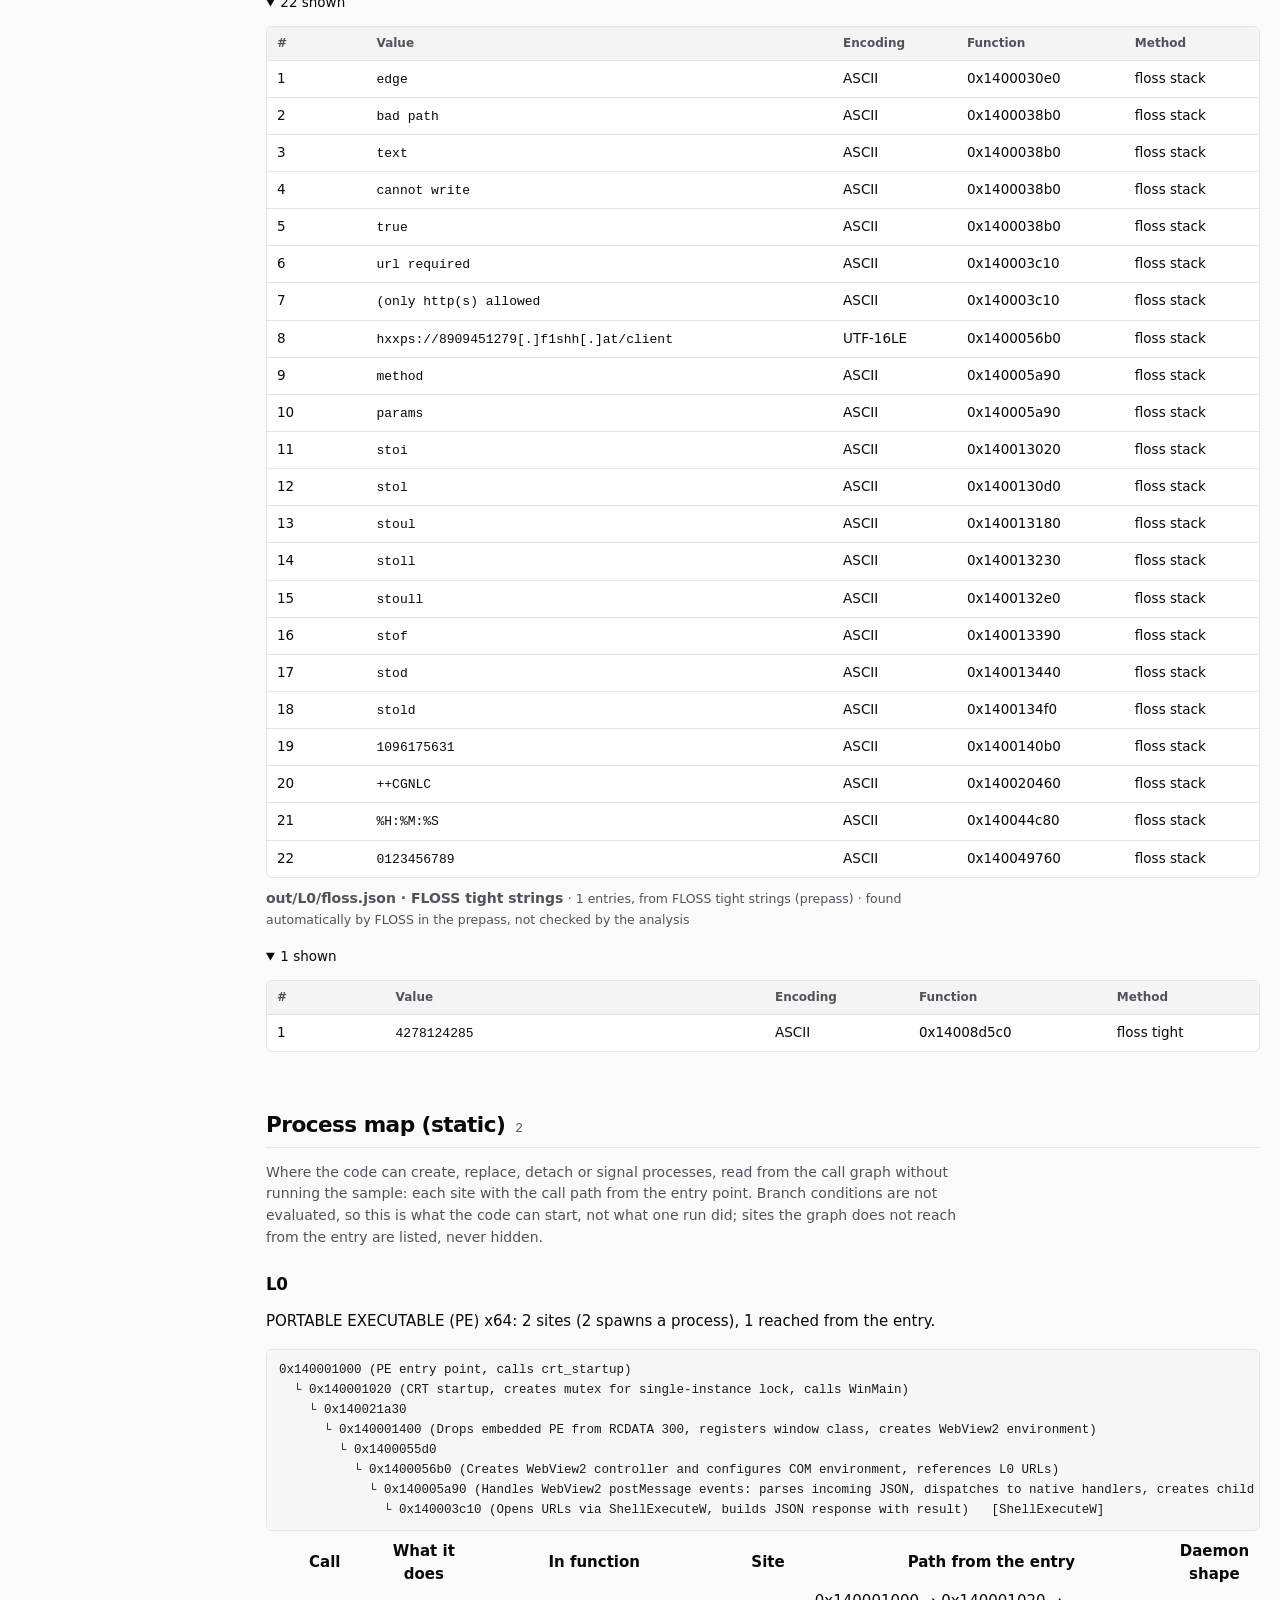
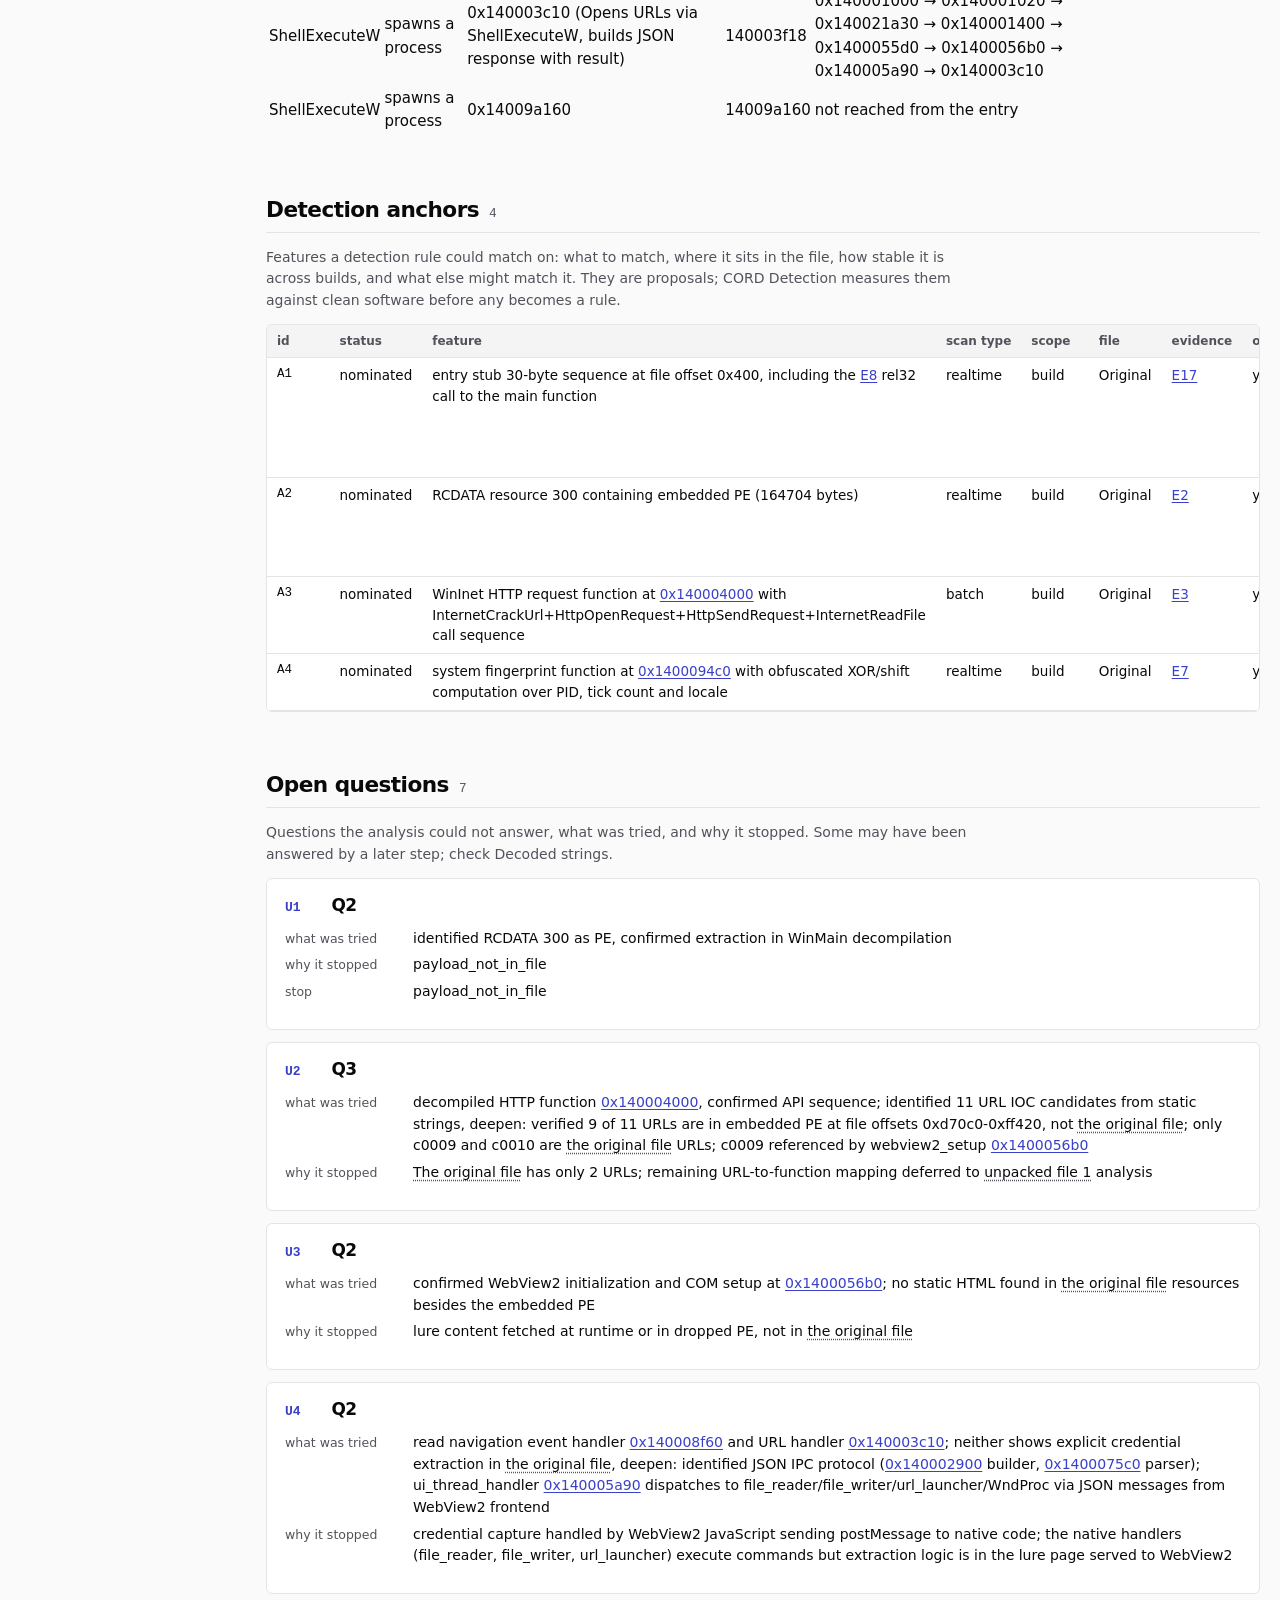
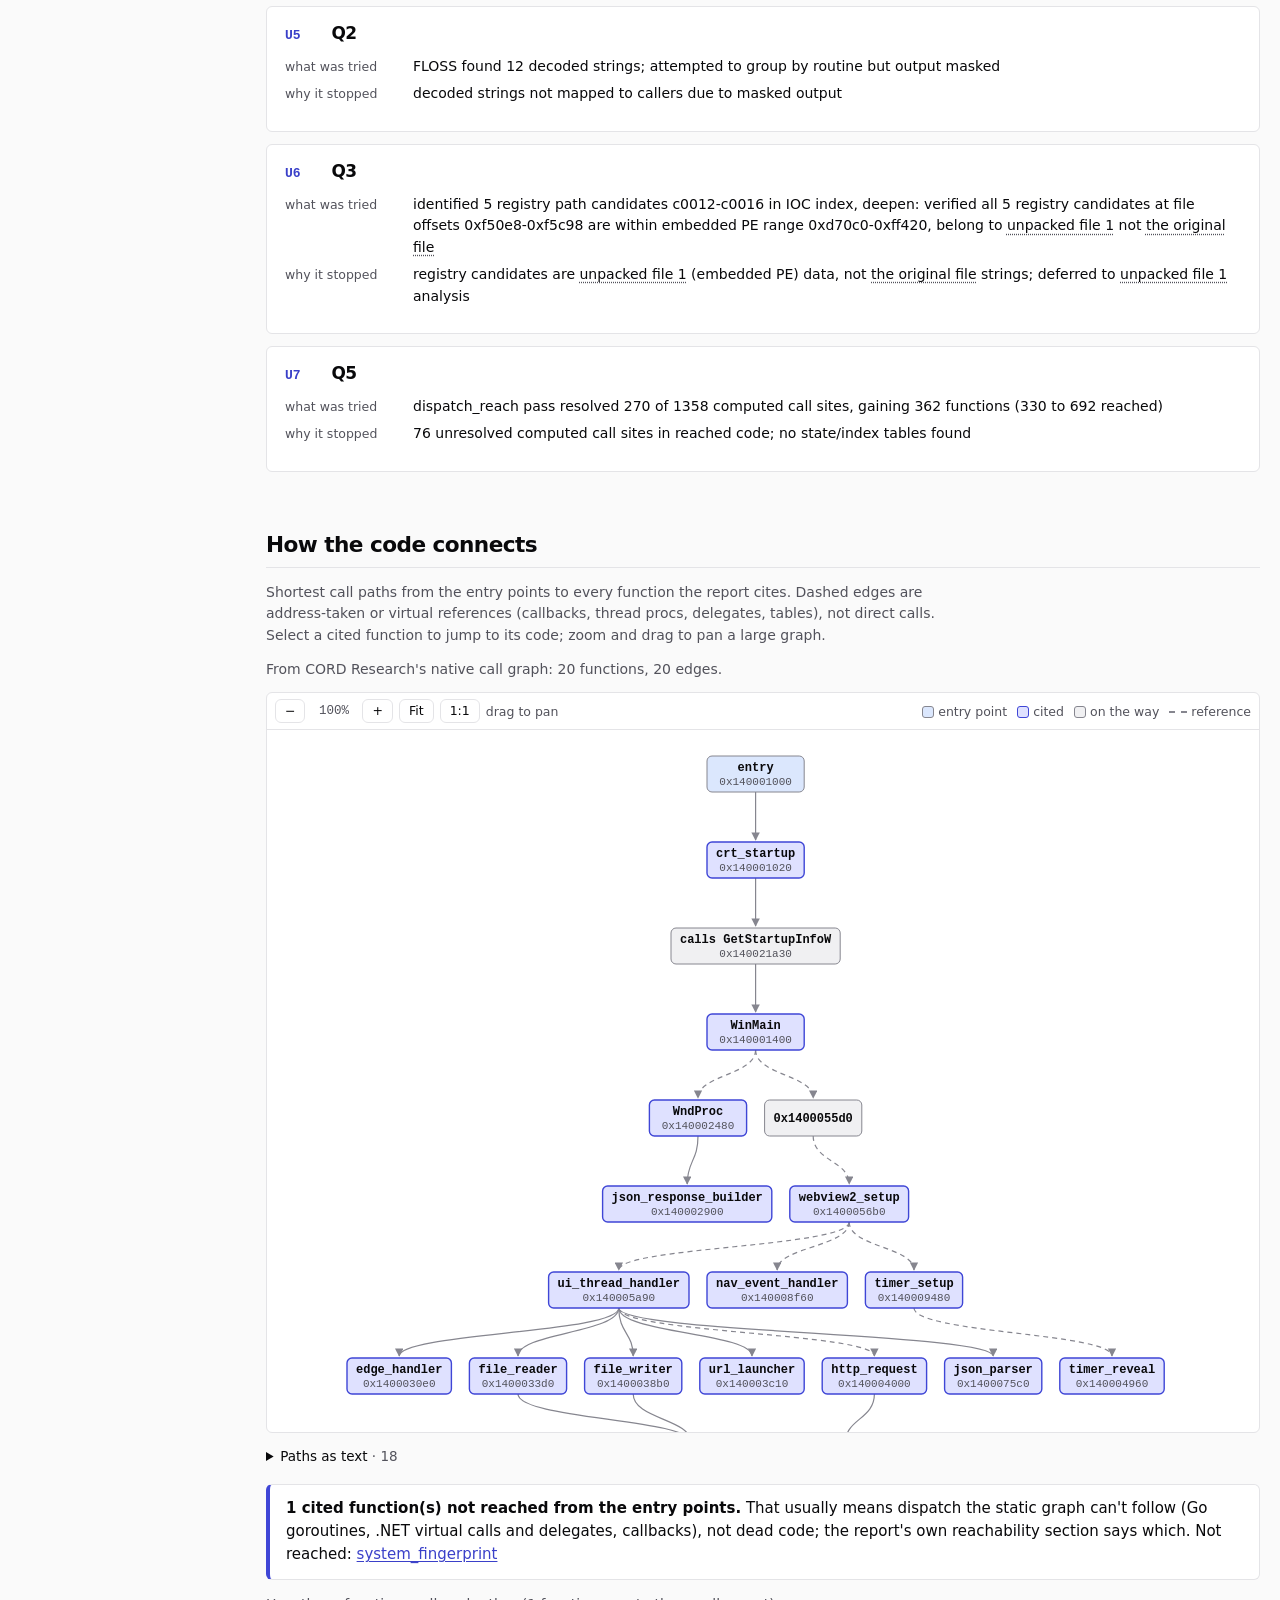
<file: reports/2026-10-steam-lure-webview2/index.html>
<!doctype html>
<html lang="en"><head><meta charset="utf-8">
<title>Moved | CORD Reports</title>
<meta http-equiv="refresh" content="0; url=../2026-10-steam-lure/samples/f27af032.html">
<link rel="canonical" href="../2026-10-steam-lure/samples/f27af032.html">
</head><body>
<p>This analysis moved to <a href="../2026-10-steam-lure/samples/f27af032.html">the full CORD report for f27af032</a>.</p>
</body></html>
</file>
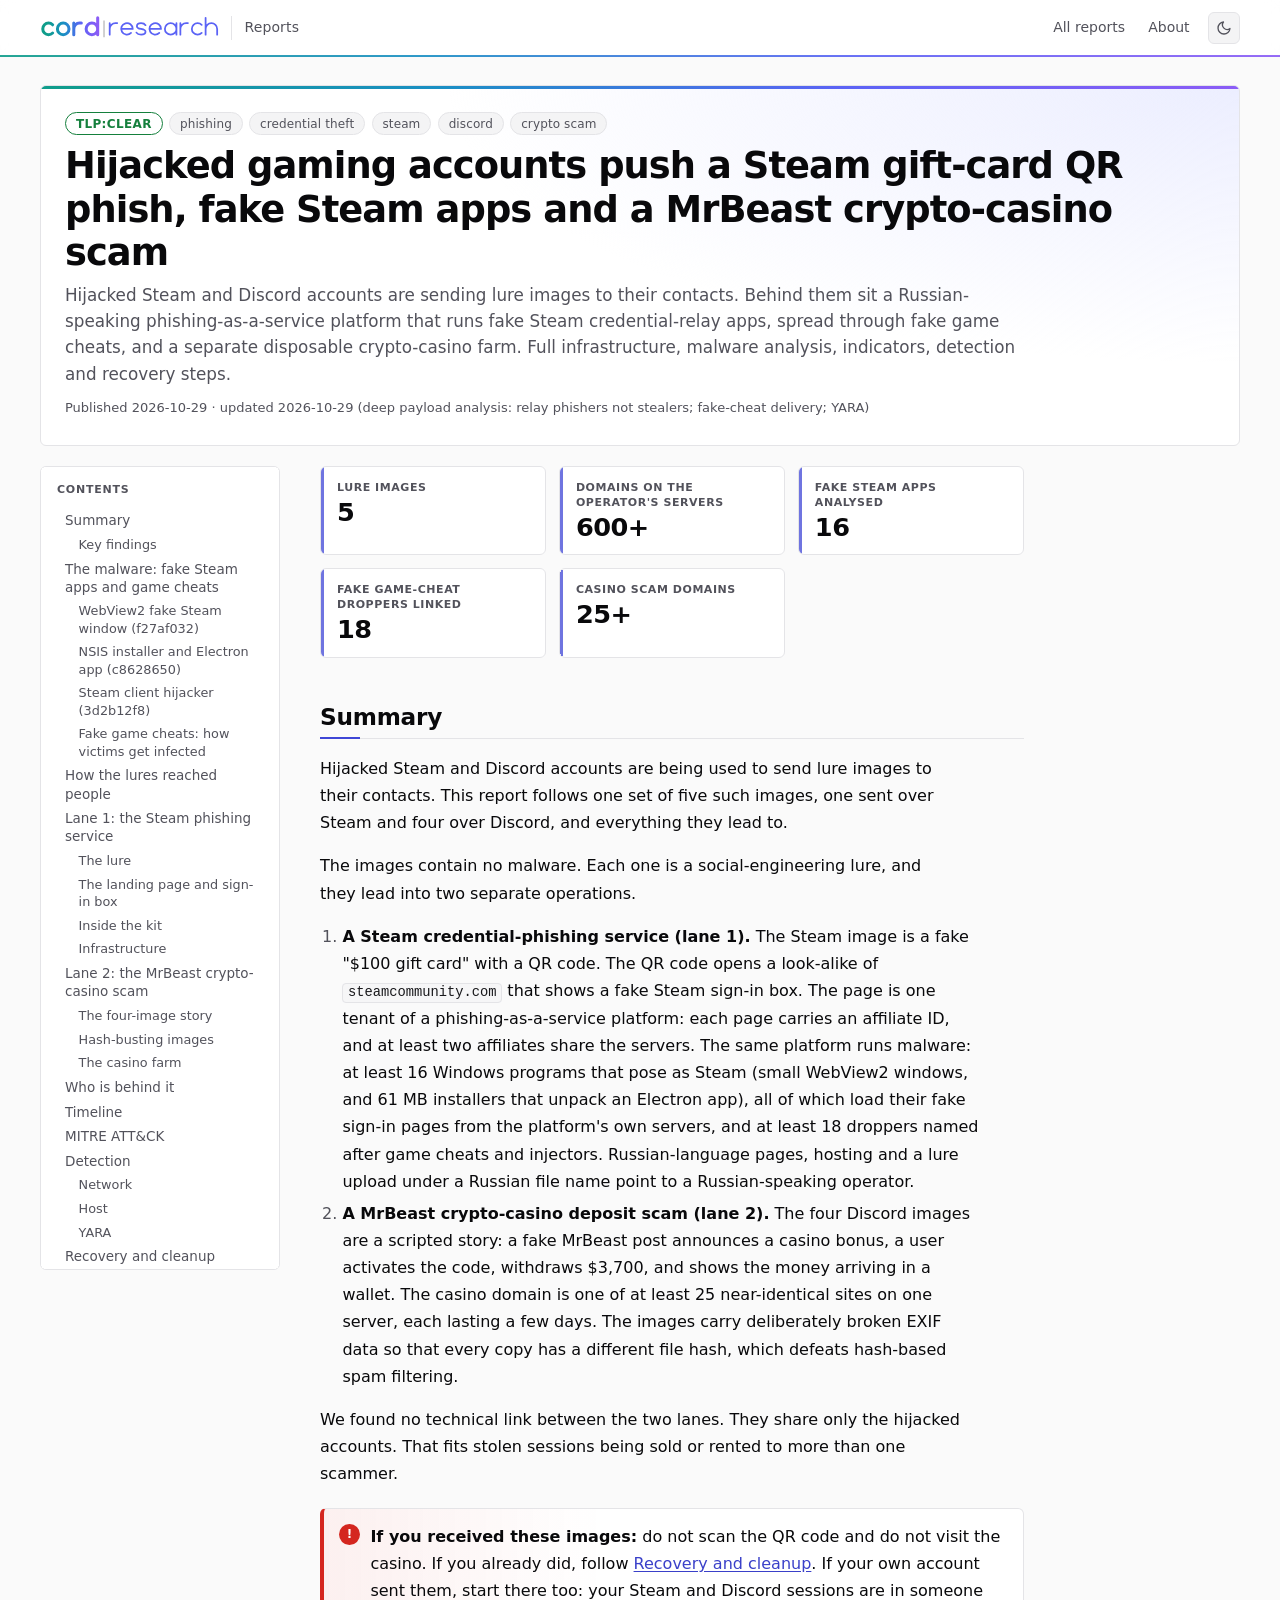
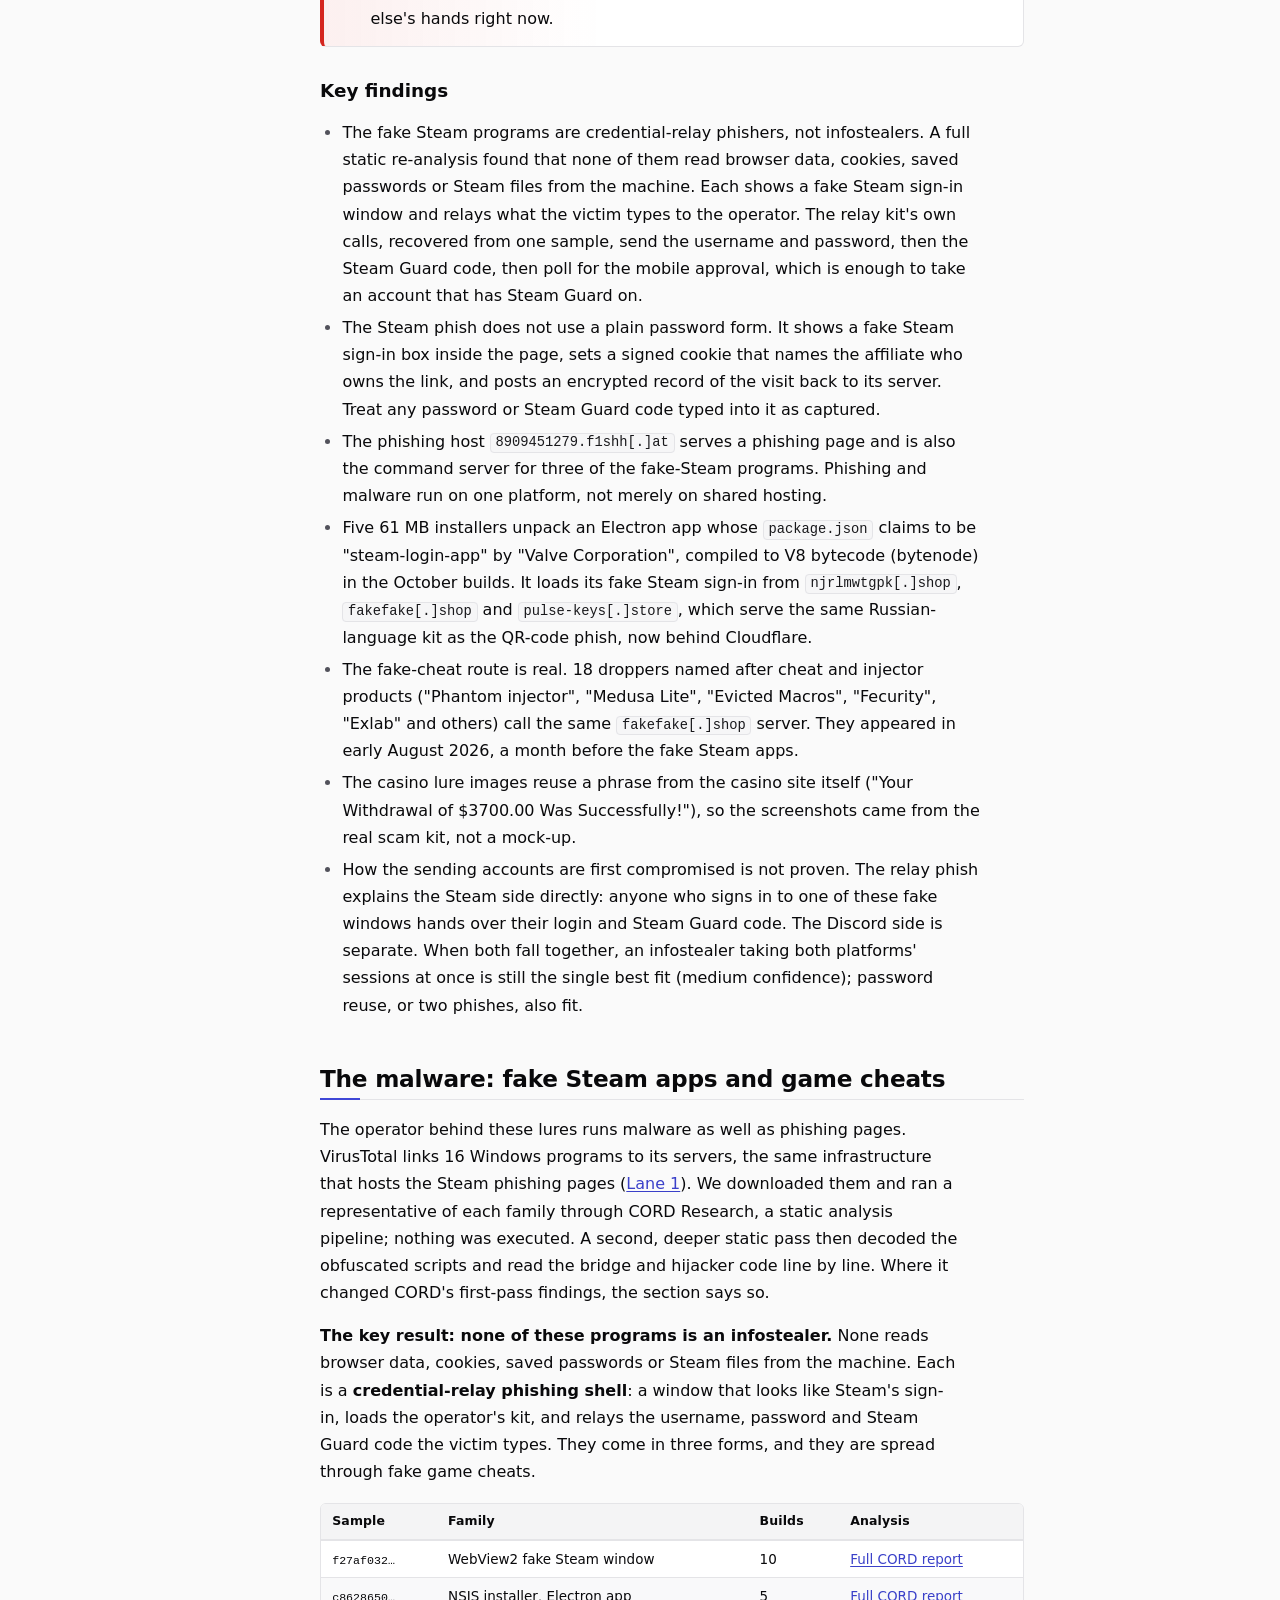
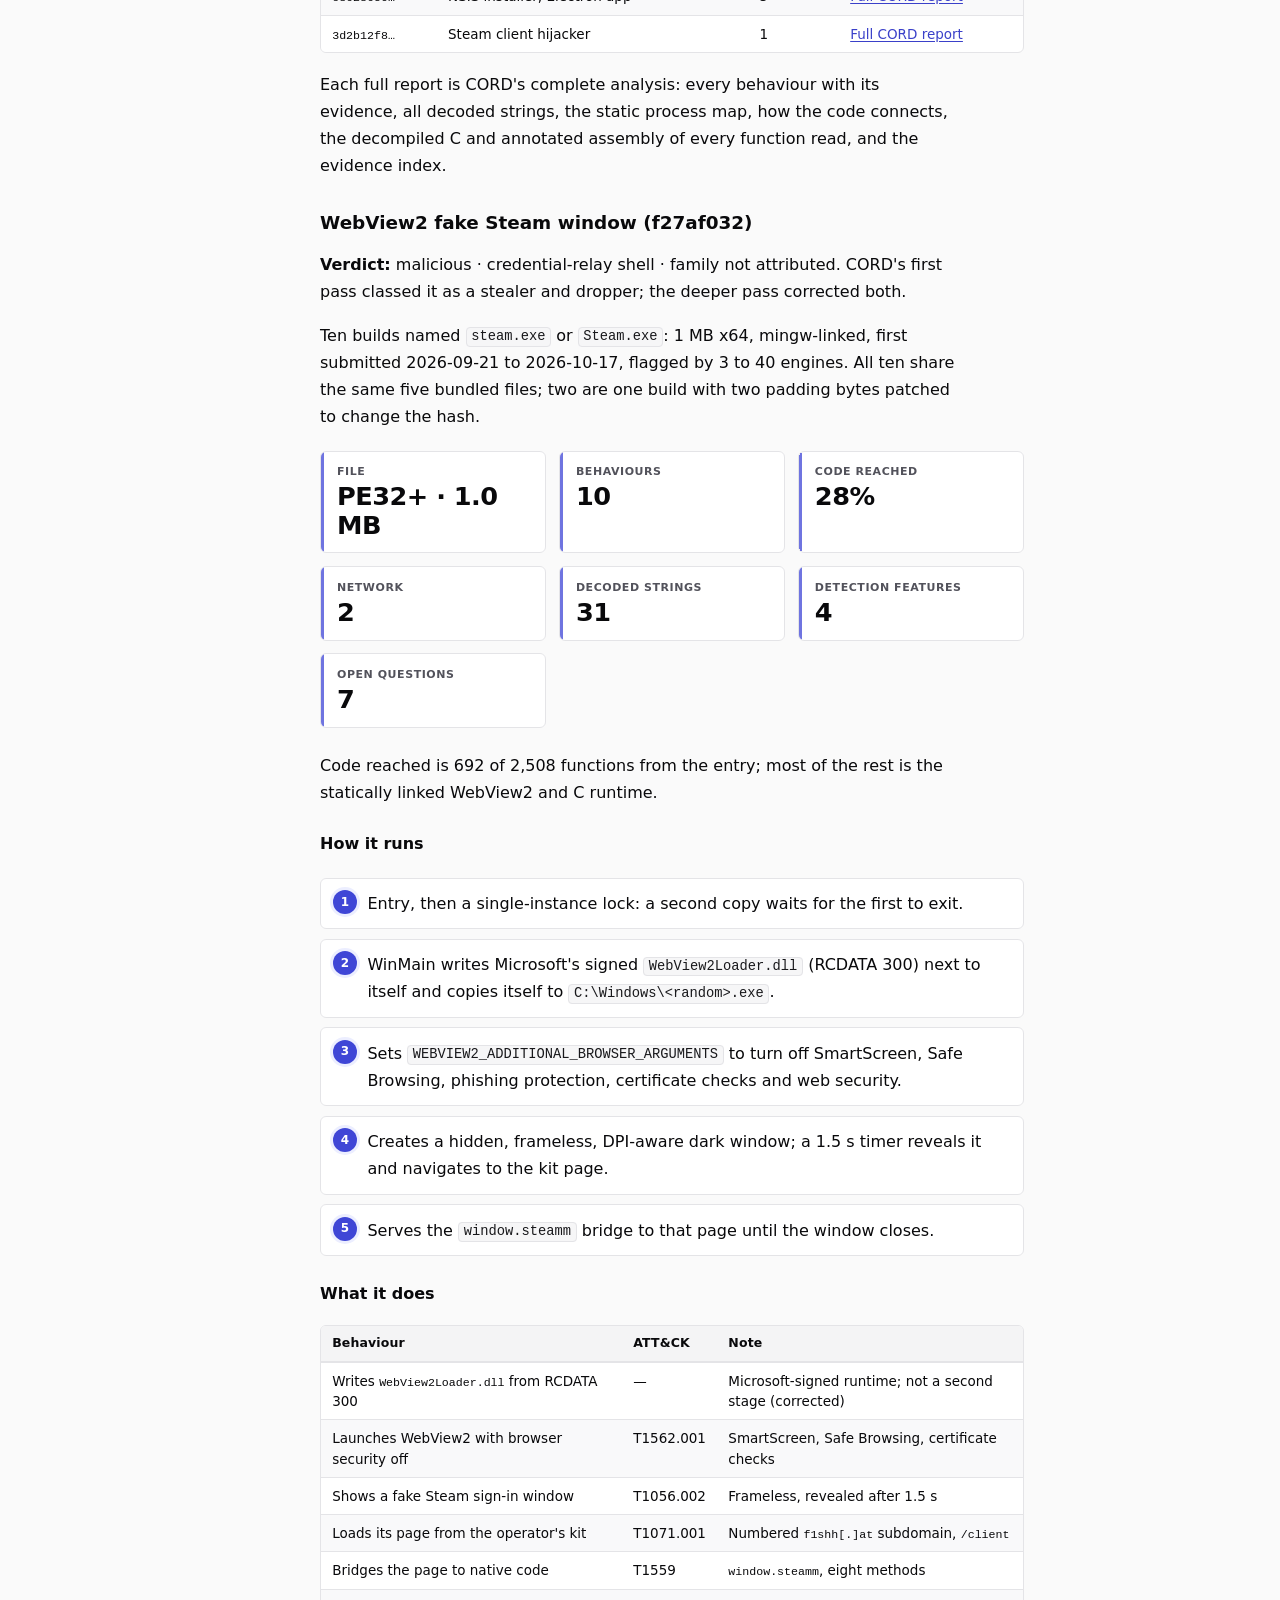
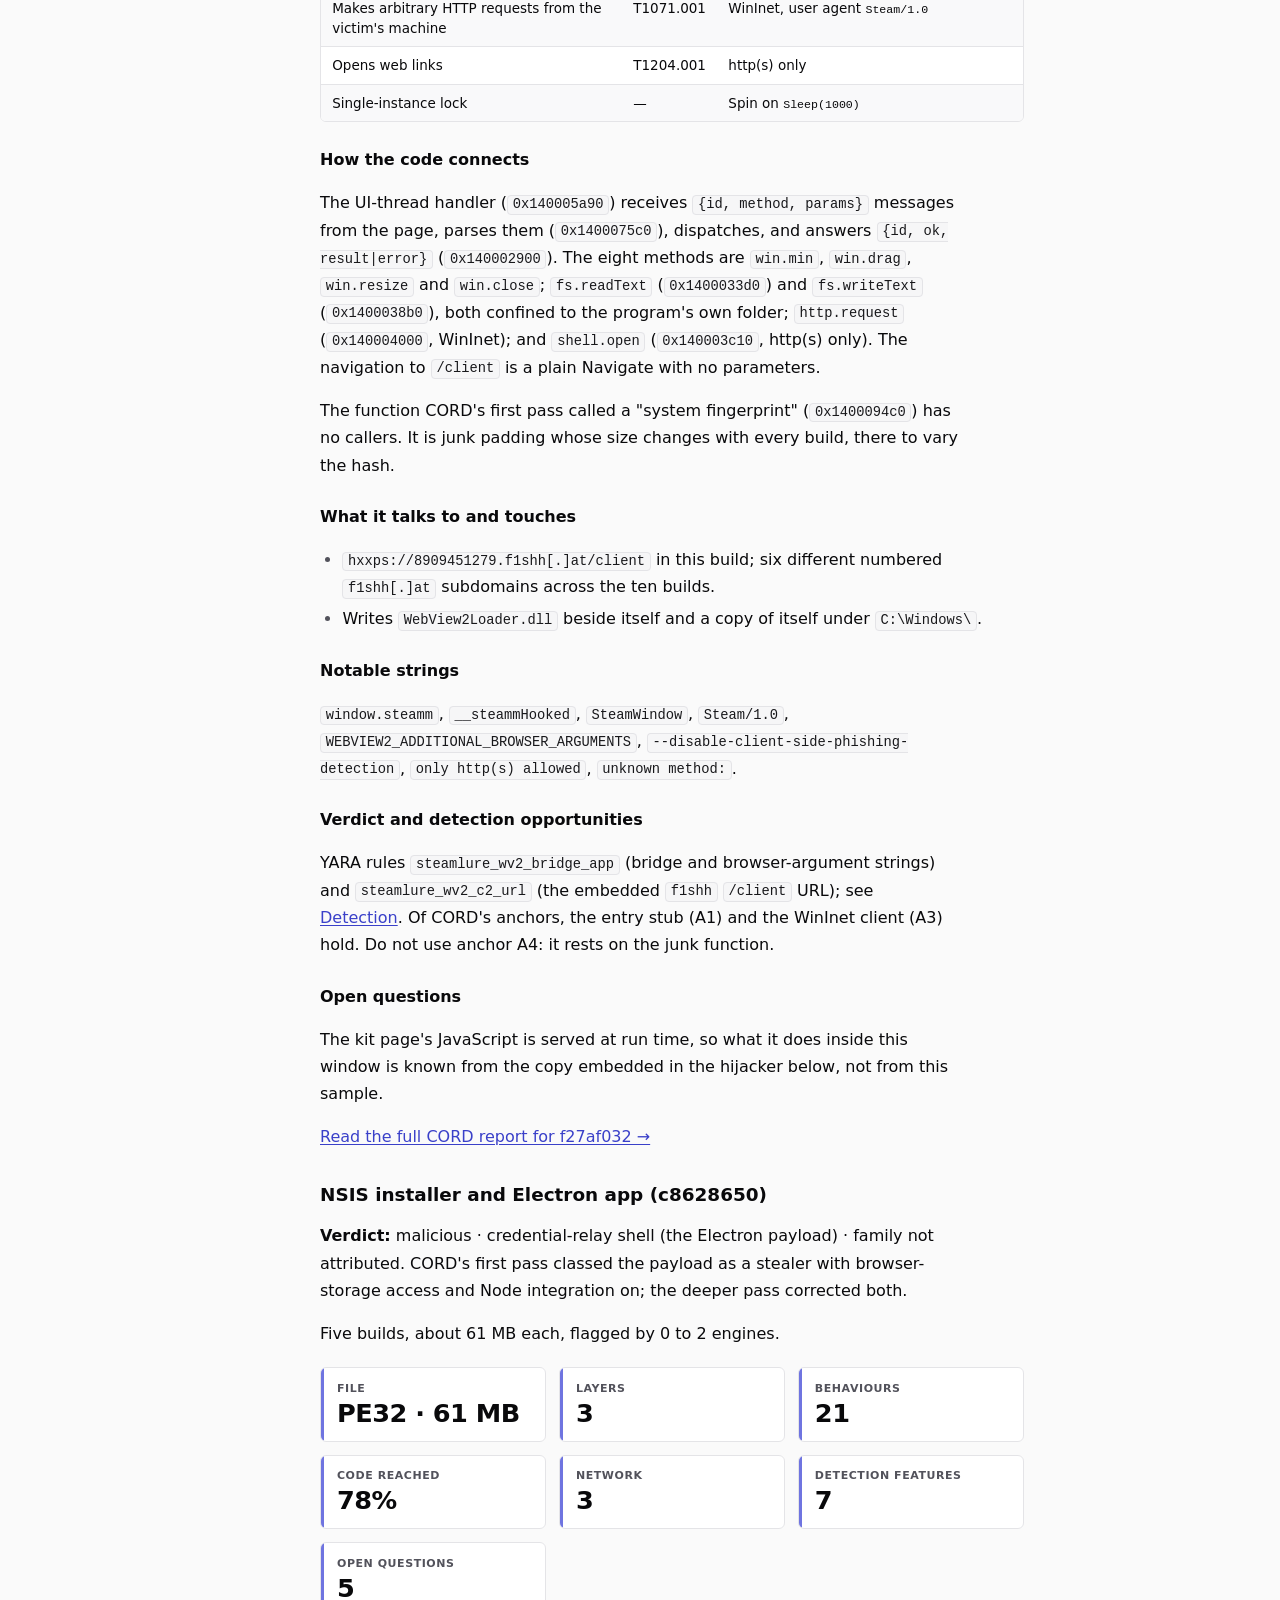
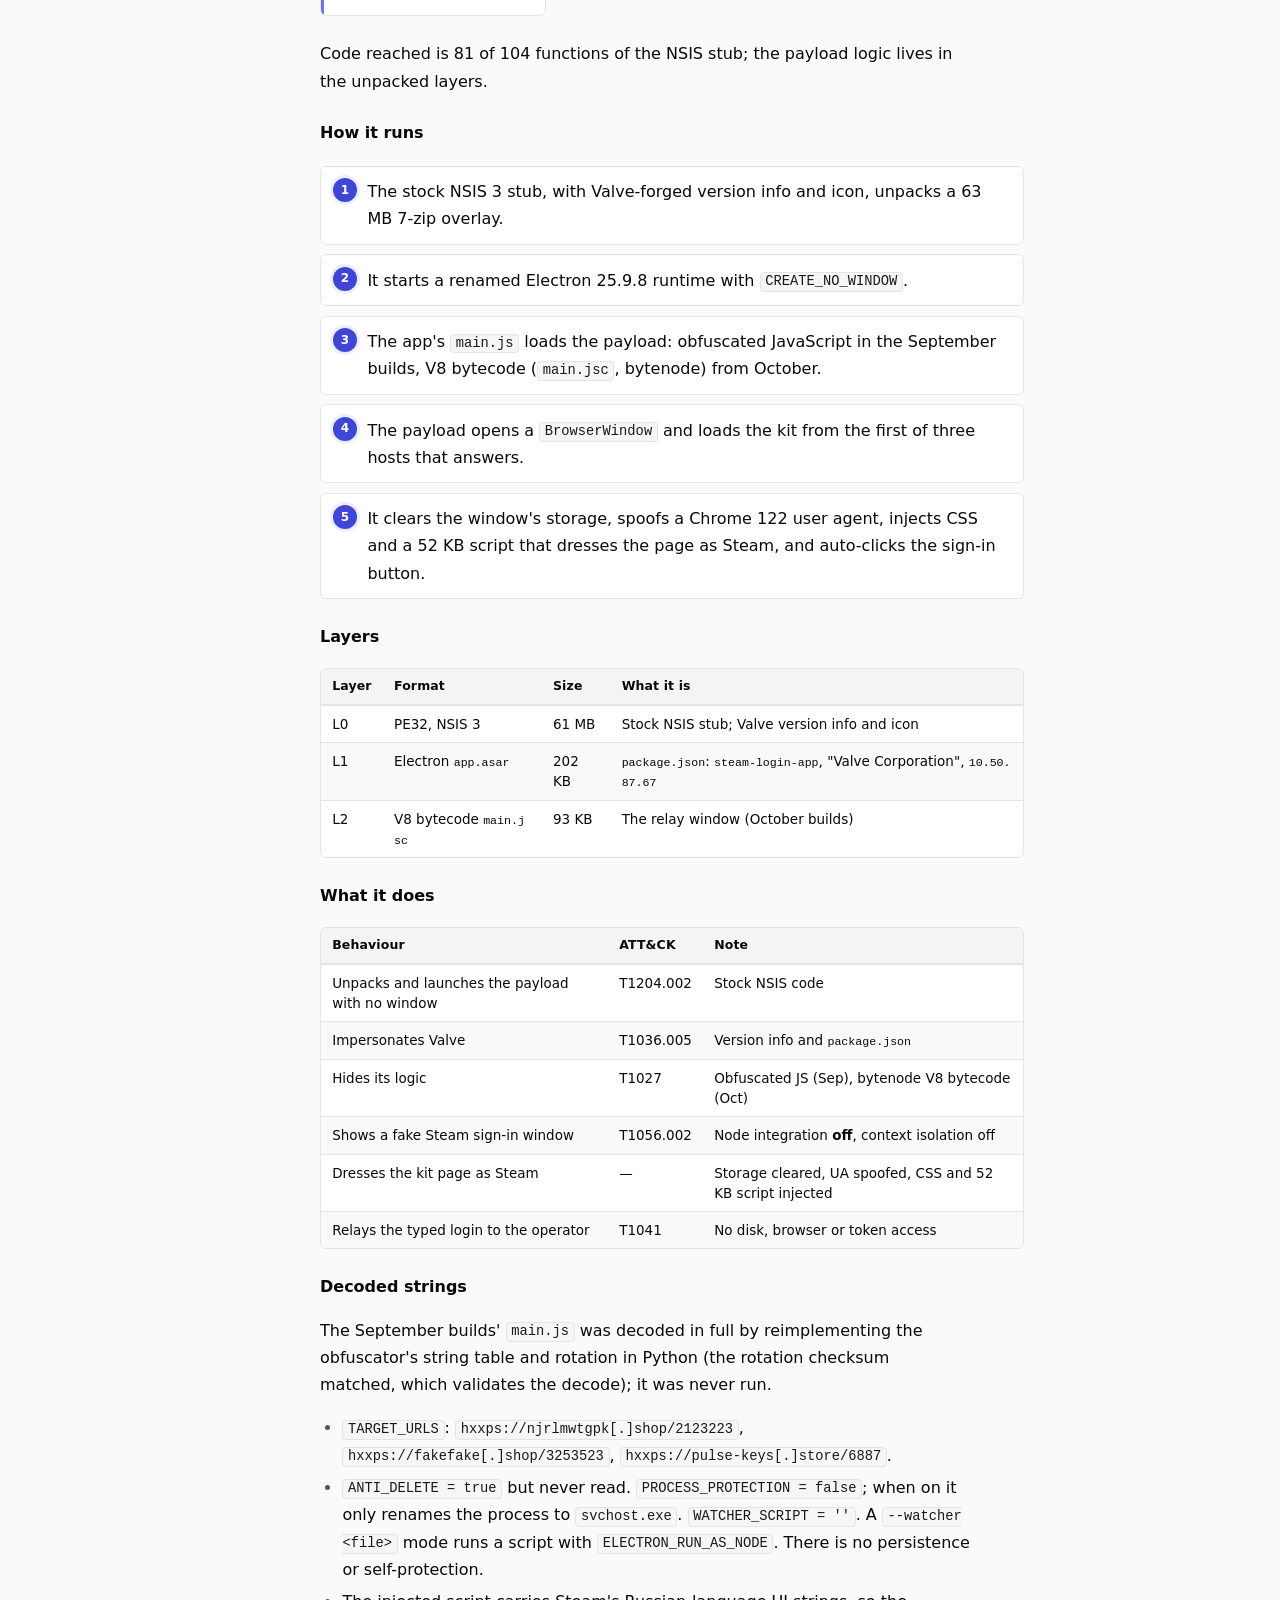
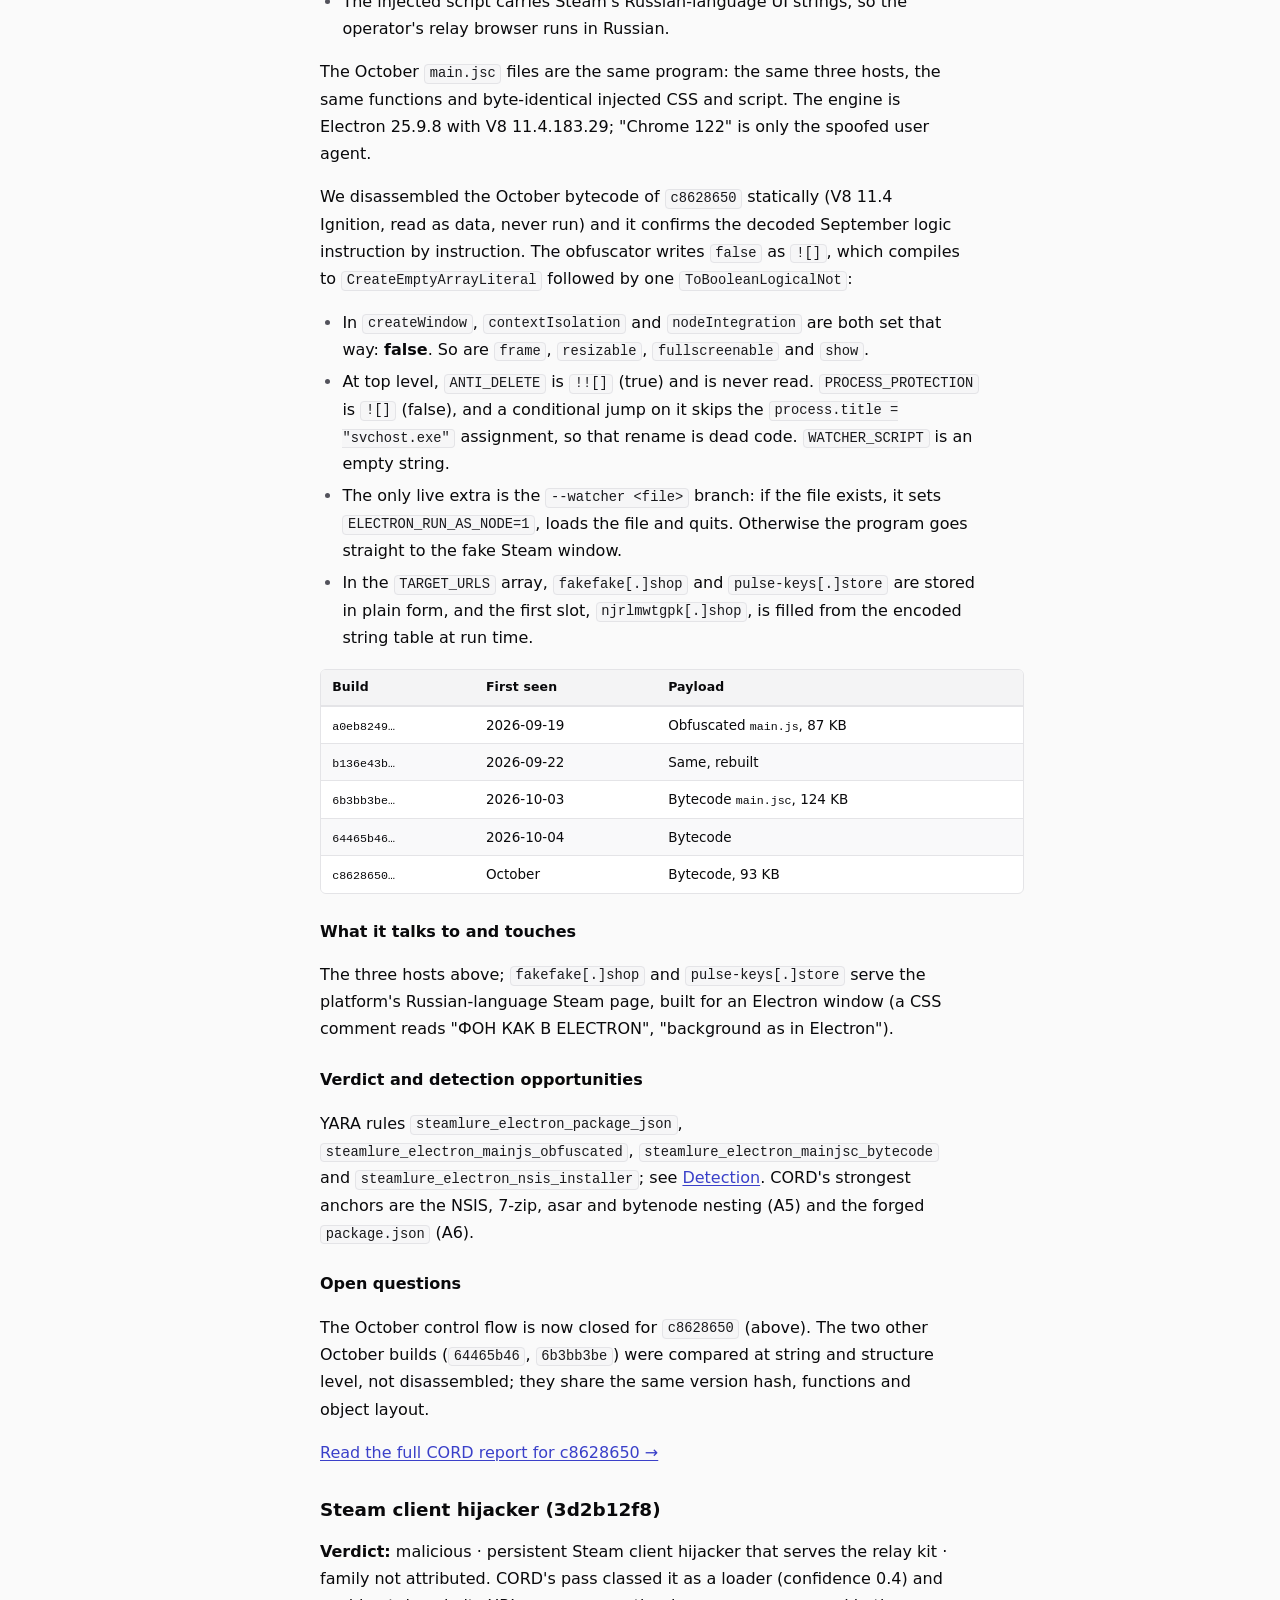
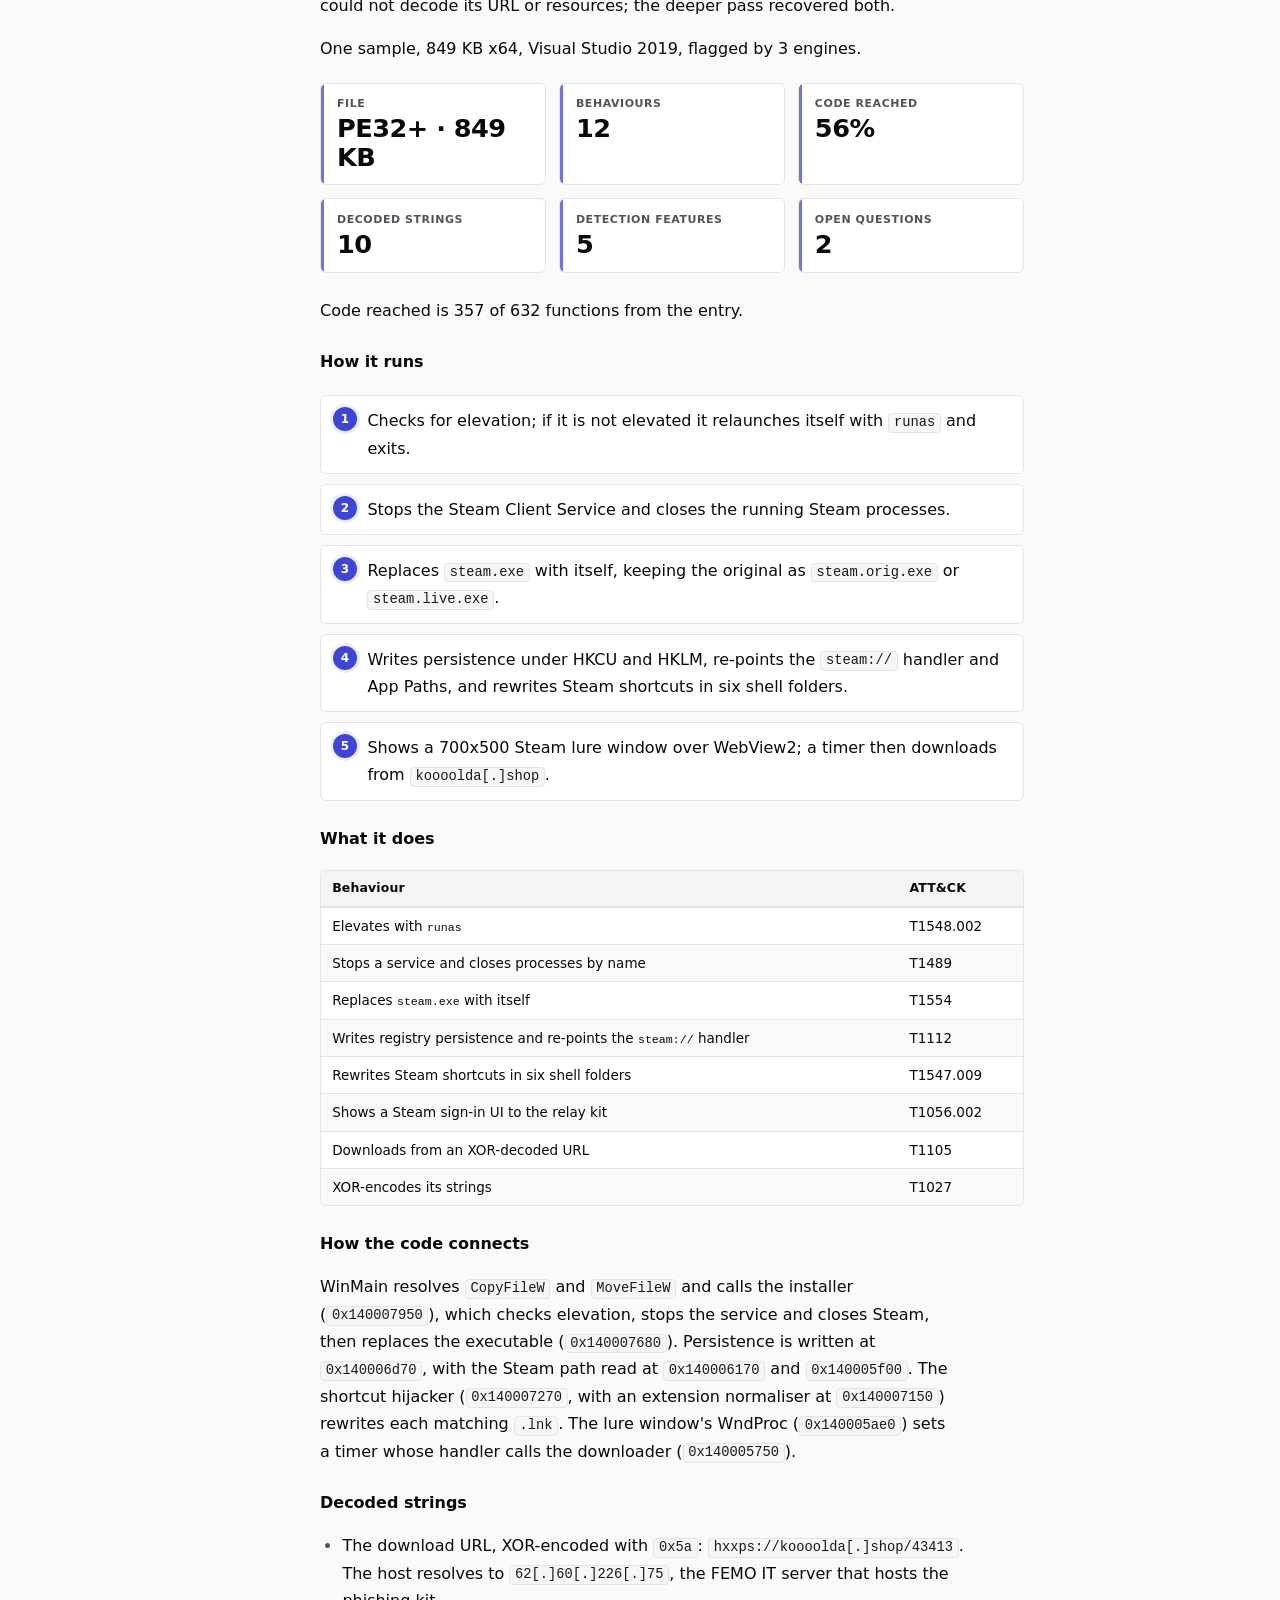
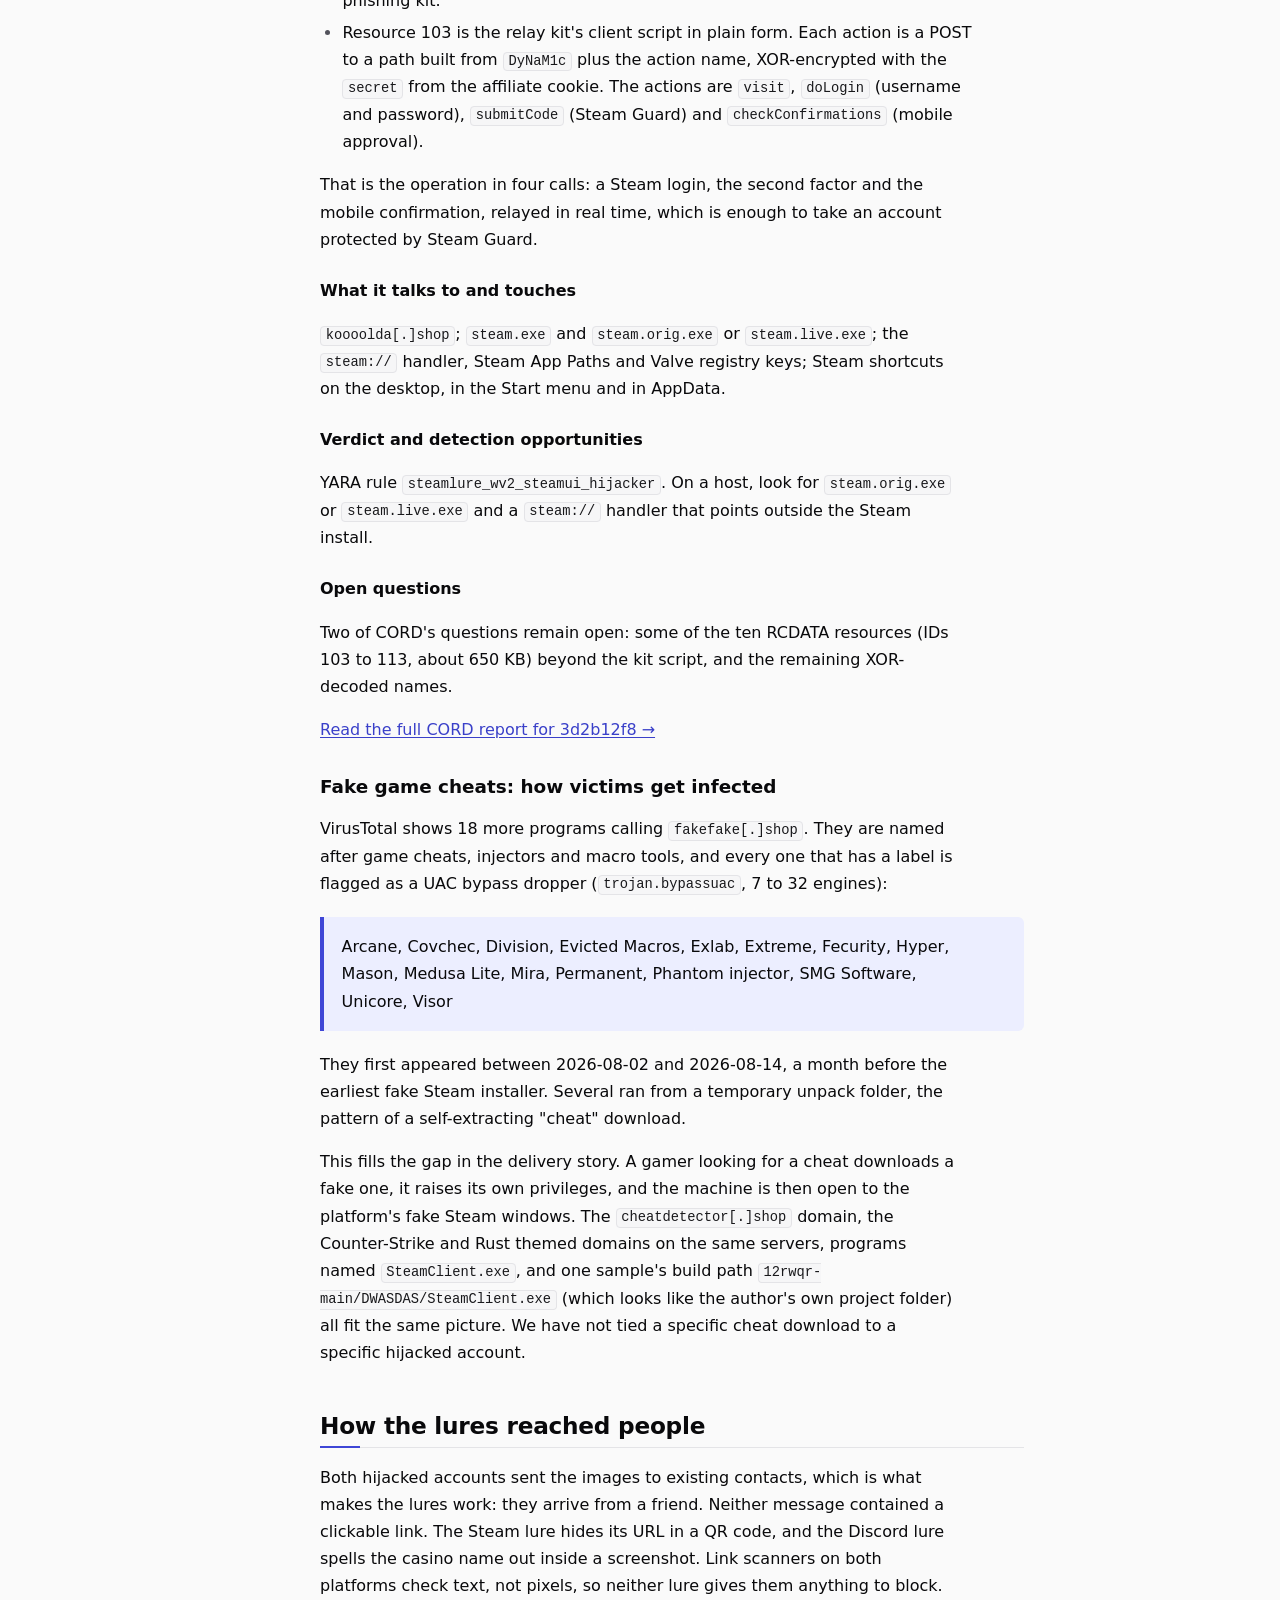
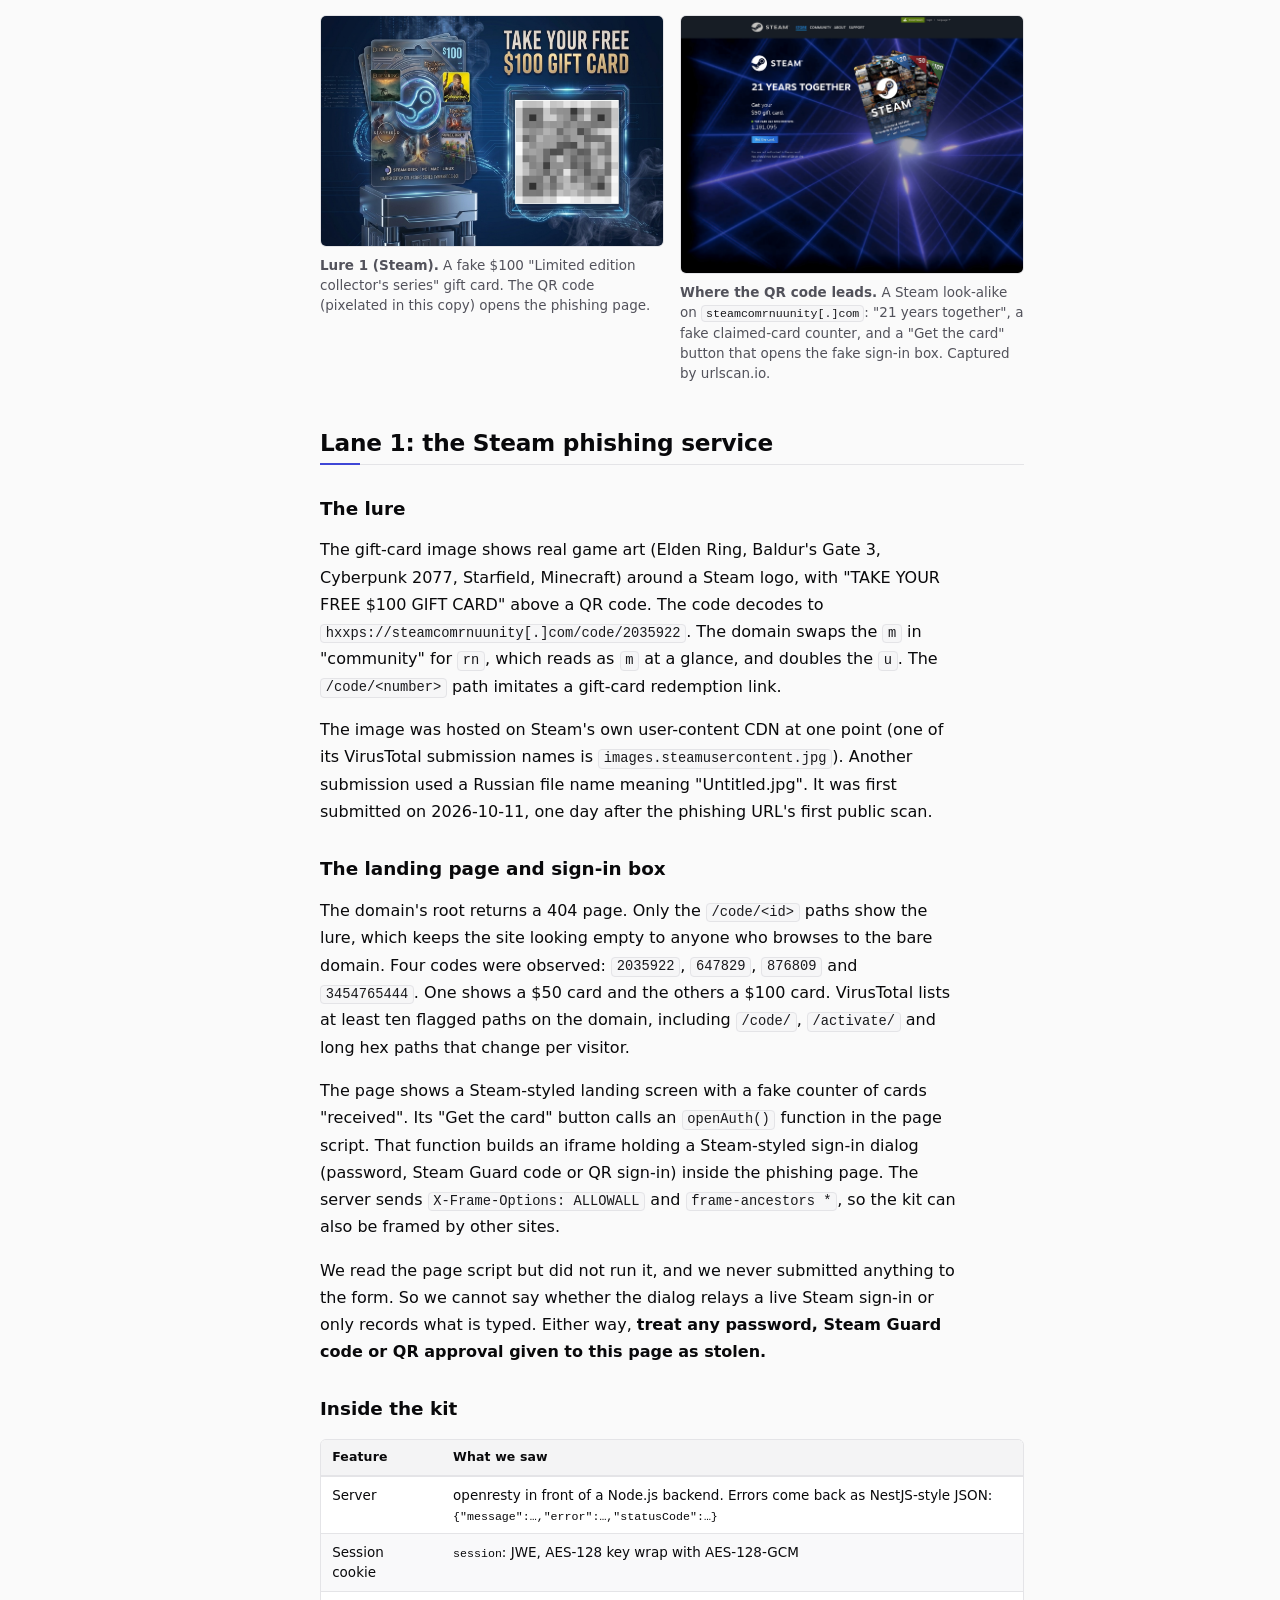
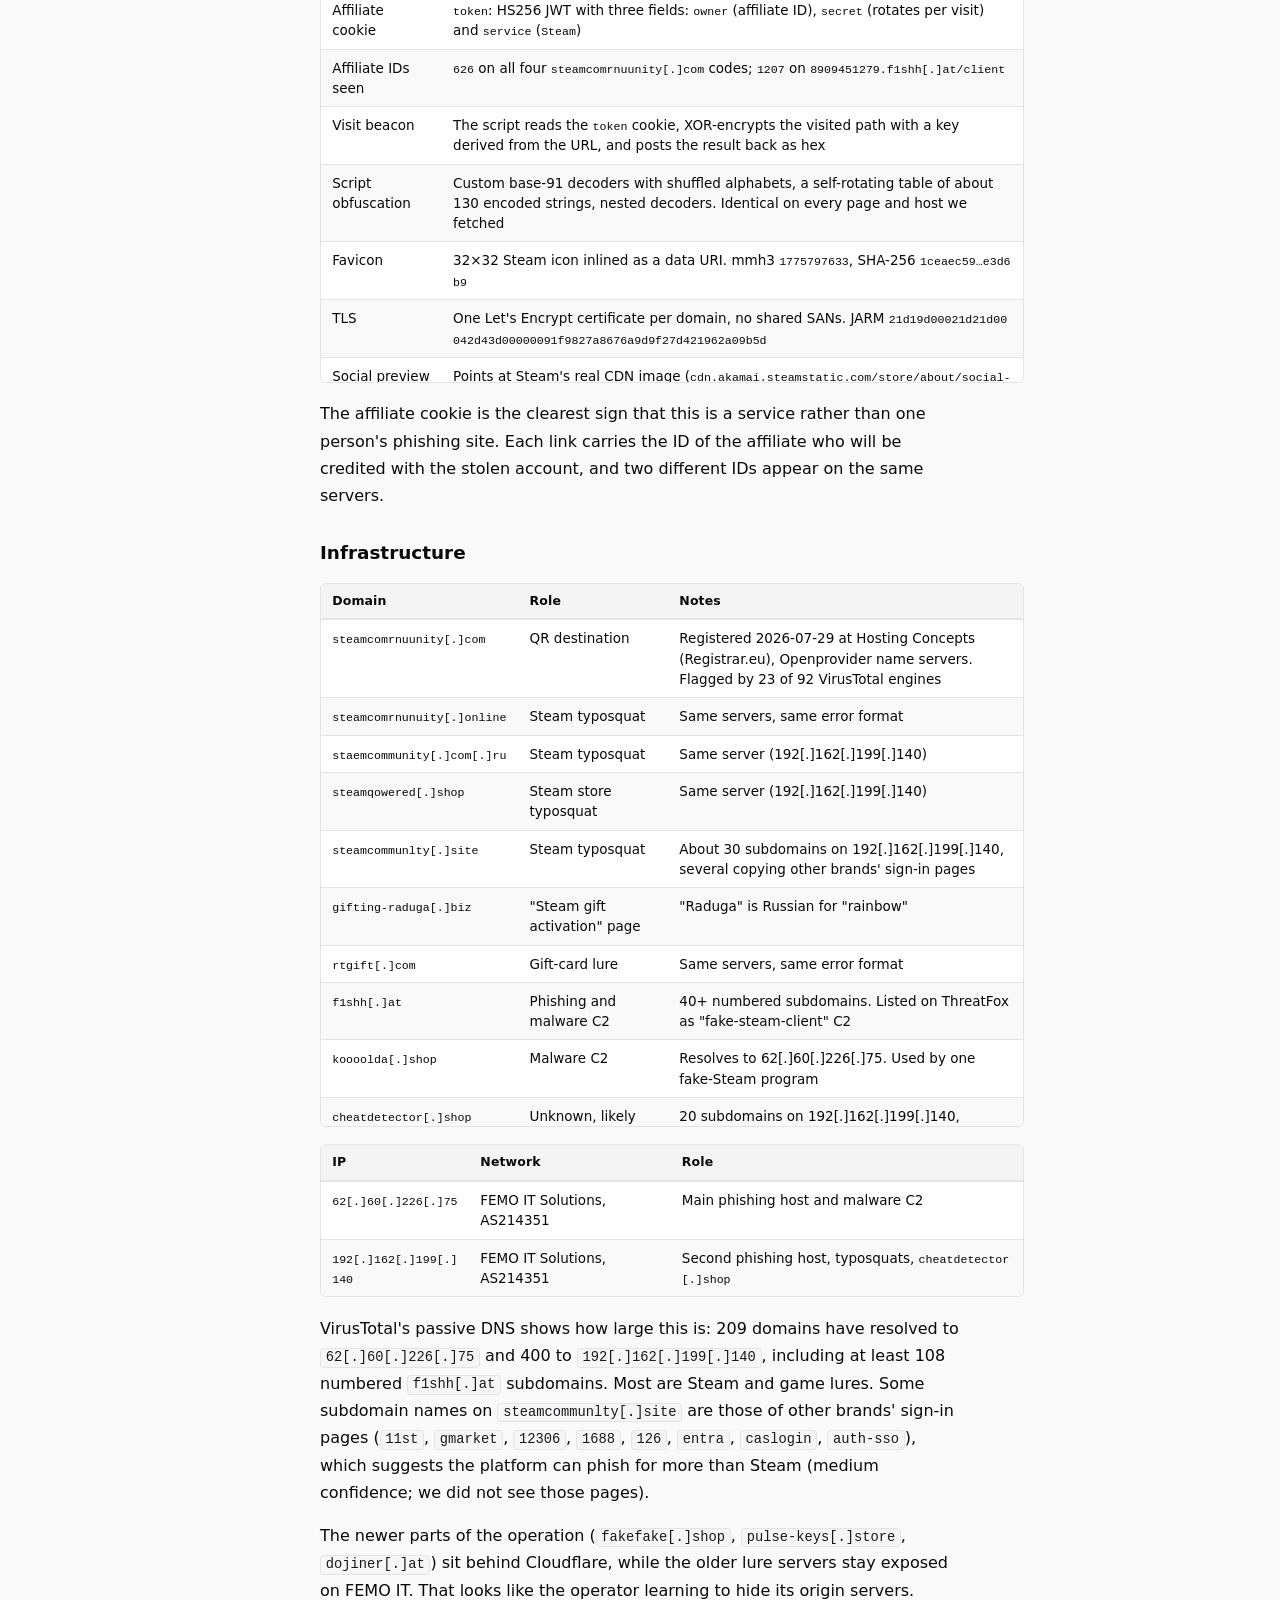
<file: reports/2026-10-steam-lure/index.html>
<!doctype html>
<html lang="en">
<head>
<meta charset="utf-8">
<meta name="viewport" content="width=device-width,initial-scale=1">
<title>Hijacked gaming accounts push a Steam gift-card QR phish, fake Steam apps and a MrBeast crypto-casino scam | CORD Reports</title>
<meta name="description" content="Hijacked Steam and Discord accounts are sending lure images to their contacts. Behind them sit a Russian-speaking phishing-as-a-service platform that runs fake Steam credential-relay apps, spread through fake game cheats, and a separate disposable crypto-casino farm. Full infrastructure, malware analysis, indicators, detection and recovery steps.">
<meta name="color-scheme" content="light dark">
<link rel="icon" href="../../assets/mark.svg" type="image/svg+xml">
<link rel="stylesheet" href="../../assets/tokens.css">
<link rel="stylesheet" href="../../assets/site.css">
<script>/* set the saved theme before first paint so there is no flash */
try{var t=localStorage.getItem("cord-theme");if(t)document.documentElement.setAttribute("data-theme",t);}catch(e){}</script>
</head>
<body>
<div class="progress" aria-hidden="true"></div>
<header class="top"><div class="in">
<a class="brand" href="../../index.html" aria-label="CORD Reports home"><svg xmlns="http://www.w3.org/2000/svg" viewBox="0 -1 199.4 27" width="299" height="40" role="img" aria-label="CORD Research"><title>CORD Research</title><defs><linearGradient id="cord-sweep-research" gradientUnits="userSpaceOnUse" x1="6.9" y1="0" x2="63.7" y2="0"><stop offset="0.000" style="stop-color:var(--part-cluster-mark,#0f9d8a)"/><stop offset="0.333" style="stop-color:var(--part-optimize-mark,#1a8fc4)"/><stop offset="0.667" style="stop-color:var(--part-research-mark,#5b63f5)"/><stop offset="1.000" style="stop-color:var(--part-detection-mark,#8b5cf6)"/></linearGradient></defs><path d="M13,8.9 A6.5,6.5 0 1 0 13,18.1 M18.4,13.5 A6.5,6.5 0 1 1 31.4,13.5 A6.5,6.5 0 1 1 18.4,13.5 M36.8,20 V7 M36.8,13.5 A6.5,6.5 0 0 1 43.3,7 H45.3 M63.7,1 V20 M50.7,13.5 A6.5,6.5 0 1 1 63.7,13.5 A6.5,6.5 0 1 1 50.7,13.5" stroke="url(#cord-sweep-research)" fill="none" stroke-width="3.4" stroke-linecap="round" stroke-linejoin="round"/><path d="M70.8,4 V23" stroke="currentColor" stroke-width="1.2" opacity=".35"/><path d="M77.2,20 V7 M77.2,13.5 A6.5,6.5 0 0 1 83.7,7 H85.7 M90.1,13.5 H103.1 A6.5,6.5 0 1 0 101.2,18.1 M117.5,9.3 C116.5,7.7 114.8,7 112.5,7 C109.8,7 107.8,8.4 107.8,10.4 C107.8,12.6 109.9,13.1 112.5,13.6 C115.2,14.1 117.5,14.6 117.5,16.8 C117.5,18.9 115.3,20 112.5,20 C110.2,20 108.3,19.3 107.3,17.7 M121.9,13.5 H134.9 A6.5,6.5 0 1 0 133,18.1 M152.3,7 V20 M139.3,13.5 A6.5,6.5 0 1 1 152.3,13.5 A6.5,6.5 0 1 1 139.3,13.5 M156.7,20 V7 M156.7,13.5 A6.5,6.5 0 0 1 163.2,7 H165.2 M180.7,8.9 A6.5,6.5 0 1 0 180.7,18.1 M185.1,1 V20 M185.1,13.5 A6.5,6.5 0 0 1 198.1,13.5 V20" fill="none" stroke-width="2" stroke-linecap="round" stroke-linejoin="round" style="stroke:var(--logo-accent,#5b63f5)"/></svg></a>
<span class="site">Reports</span>
<nav><a href="../../index.html">All reports</a><a href="../../about.html">About</a>
<button class="theme-toggle" type="button" aria-label="Toggle light and dark theme" title="Toggle theme">
<svg class="moon" viewBox="0 0 24 24" fill="none" stroke="currentColor" stroke-width="2" stroke-linecap="round" stroke-linejoin="round" aria-hidden="true"><path d="M21 12.8A9 9 0 1 1 11.2 3 7 7 0 0 0 21 12.8z"/></svg>
<svg class="sun" viewBox="0 0 24 24" fill="none" stroke="currentColor" stroke-width="2" stroke-linecap="round" stroke-linejoin="round" aria-hidden="true"><circle cx="12" cy="12" r="4"/><path d="M12 2v2M12 20v2M4.9 4.9l1.4 1.4M17.7 17.7l1.4 1.4M2 12h2M20 12h2M4.9 19.1l1.4-1.4M17.7 6.3l1.4-1.4"/></svg>
</button></nav>
</div></header>
<main class="wrap report">
<section class="hero">
<div class="meta"><span class="pill tlp">TLP:CLEAR</span><span class="pill">phishing</span><span class="pill">credential theft</span><span class="pill">steam</span><span class="pill">discord</span><span class="pill">crypto scam</span></div>
<h1>Hijacked gaming accounts push a Steam gift-card QR phish, fake Steam apps and a MrBeast crypto-casino scam</h1>
<p class="sub">Hijacked Steam and Discord accounts are sending lure images to their contacts. Behind them sit a Russian-speaking phishing-as-a-service platform that runs fake Steam credential-relay apps, spread through fake game cheats, and a separate disposable crypto-casino farm. Full infrastructure, malware analysis, indicators, detection and recovery steps.</p>
<p class="sub small">Published 2026-10-29 &middot; updated 2026-10-29 (deep payload analysis: relay phishers not stealers; fake-cheat delivery; YARA)</p>
</section>
<div class="cols">
<aside class="toc"><div class="toc-in"><div class="toc-h">Contents</div><div class="toc">
<ul>
<li><a href="#summary">Summary</a><ul>
<li><a href="#key-findings">Key findings</a></li>
</ul>
</li>
<li><a href="#the-malware-fake-steam-apps-and-game-cheats">The malware: fake Steam apps and game cheats</a><ul>
<li><a href="#webview2-fake-steam-window-f27af032">WebView2 fake Steam window (f27af032)</a></li>
<li><a href="#nsis-installer-and-electron-app-c8628650">NSIS installer and Electron app (c8628650)</a></li>
<li><a href="#steam-client-hijacker-3d2b12f8">Steam client hijacker (3d2b12f8)</a></li>
<li><a href="#fake-game-cheats-how-victims-get-infected">Fake game cheats: how victims get infected</a></li>
</ul>
</li>
<li><a href="#how-the-lures-reached-people">How the lures reached people</a></li>
<li><a href="#lane-1-the-steam-phishing-service">Lane 1: the Steam phishing service</a><ul>
<li><a href="#the-lure">The lure</a></li>
<li><a href="#the-landing-page-and-sign-in-box">The landing page and sign-in box</a></li>
<li><a href="#inside-the-kit">Inside the kit</a></li>
<li><a href="#infrastructure">Infrastructure</a></li>
</ul>
</li>
<li><a href="#lane-2-the-mrbeast-crypto-casino-scam">Lane 2: the MrBeast crypto-casino scam</a><ul>
<li><a href="#the-four-image-story">The four-image story</a></li>
<li><a href="#hash-busting-images">Hash-busting images</a></li>
<li><a href="#the-casino-farm">The casino farm</a></li>
</ul>
</li>
<li><a href="#who-is-behind-it">Who is behind it</a></li>
<li><a href="#timeline">Timeline</a></li>
<li><a href="#mitre-attck">MITRE ATT&amp;CK</a></li>
<li><a href="#detection">Detection</a><ul>
<li><a href="#network">Network</a></li>
<li><a href="#host">Host</a></li>
<li><a href="#yara">YARA</a></li>
</ul>
</li>
<li><a href="#recovery-and-cleanup">Recovery and cleanup</a><ul>
<li><a href="#right-now">Right now</a></li>
<li><a href="#secure-your-email-first">Secure your email first</a></li>
<li><a href="#steam">Steam</a></li>
<li><a href="#discord">Discord</a></li>
<li><a href="#clean-the-pc">Clean the PC</a></li>
<li><a href="#everything-the-browser-remembered">Everything the browser remembered</a></li>
<li><a href="#crypto-wallets">Crypto wallets</a></li>
<li><a href="#if-you-sent-money-to-the-casino">If you sent money to the casino</a></li>
<li><a href="#checklist">Checklist</a></li>
</ul>
</li>
<li><a href="#indicators">Indicators</a><ul>
<li><a href="#phishing-and-c2-domains">Phishing and C2 domains</a></li>
<li><a href="#urls">URLs</a></li>
<li><a href="#ip-addresses">IP addresses</a></li>
<li><a href="#malware-sha-256">Malware (SHA-256)</a></li>
<li><a href="#fake-game-cheat-droppers-sha-256">Fake game-cheat droppers (SHA-256)</a></li>
<li><a href="#lure-images-sha-256">Lure images (SHA-256)</a></li>
<li><a href="#other">Other</a></li>
</ul>
</li>
</ul>
</div>
</div></aside>
<details class="toc-m"><summary>Contents</summary><div class="toc">
<ul>
<li><a href="#summary">Summary</a><ul>
<li><a href="#key-findings">Key findings</a></li>
</ul>
</li>
<li><a href="#the-malware-fake-steam-apps-and-game-cheats">The malware: fake Steam apps and game cheats</a><ul>
<li><a href="#webview2-fake-steam-window-f27af032">WebView2 fake Steam window (f27af032)</a></li>
<li><a href="#nsis-installer-and-electron-app-c8628650">NSIS installer and Electron app (c8628650)</a></li>
<li><a href="#steam-client-hijacker-3d2b12f8">Steam client hijacker (3d2b12f8)</a></li>
<li><a href="#fake-game-cheats-how-victims-get-infected">Fake game cheats: how victims get infected</a></li>
</ul>
</li>
<li><a href="#how-the-lures-reached-people">How the lures reached people</a></li>
<li><a href="#lane-1-the-steam-phishing-service">Lane 1: the Steam phishing service</a><ul>
<li><a href="#the-lure">The lure</a></li>
<li><a href="#the-landing-page-and-sign-in-box">The landing page and sign-in box</a></li>
<li><a href="#inside-the-kit">Inside the kit</a></li>
<li><a href="#infrastructure">Infrastructure</a></li>
</ul>
</li>
<li><a href="#lane-2-the-mrbeast-crypto-casino-scam">Lane 2: the MrBeast crypto-casino scam</a><ul>
<li><a href="#the-four-image-story">The four-image story</a></li>
<li><a href="#hash-busting-images">Hash-busting images</a></li>
<li><a href="#the-casino-farm">The casino farm</a></li>
</ul>
</li>
<li><a href="#who-is-behind-it">Who is behind it</a></li>
<li><a href="#timeline">Timeline</a></li>
<li><a href="#mitre-attck">MITRE ATT&amp;CK</a></li>
<li><a href="#detection">Detection</a><ul>
<li><a href="#network">Network</a></li>
<li><a href="#host">Host</a></li>
<li><a href="#yara">YARA</a></li>
</ul>
</li>
<li><a href="#recovery-and-cleanup">Recovery and cleanup</a><ul>
<li><a href="#right-now">Right now</a></li>
<li><a href="#secure-your-email-first">Secure your email first</a></li>
<li><a href="#steam">Steam</a></li>
<li><a href="#discord">Discord</a></li>
<li><a href="#clean-the-pc">Clean the PC</a></li>
<li><a href="#everything-the-browser-remembered">Everything the browser remembered</a></li>
<li><a href="#crypto-wallets">Crypto wallets</a></li>
<li><a href="#if-you-sent-money-to-the-casino">If you sent money to the casino</a></li>
<li><a href="#checklist">Checklist</a></li>
</ul>
</li>
<li><a href="#indicators">Indicators</a><ul>
<li><a href="#phishing-and-c2-domains">Phishing and C2 domains</a></li>
<li><a href="#urls">URLs</a></li>
<li><a href="#ip-addresses">IP addresses</a></li>
<li><a href="#malware-sha-256">Malware (SHA-256)</a></li>
<li><a href="#fake-game-cheat-droppers-sha-256">Fake game-cheat droppers (SHA-256)</a></li>
<li><a href="#lure-images-sha-256">Lure images (SHA-256)</a></li>
<li><a href="#other">Other</a></li>
</ul>
</li>
</ul>
</div>
</details>
<article class="prose"><div class="cards">
<div class="card"><div class="k">Lure images</div><div class="v">5</div></div>
<div class="card"><div class="k">Domains on the operator's servers</div><div class="v">600+</div></div>
<div class="card"><div class="k">Fake Steam apps analysed</div><div class="v">16</div></div>
<div class="card"><div class="k">Fake game-cheat droppers linked</div><div class="v">18</div></div>
<div class="card"><div class="k">Casino scam domains</div><div class="v">25+</div></div></div>

<h2 id="summary">Summary<a class="headerlink" href="#summary" title="Permanent link">#</a></h2>
<p>Hijacked Steam and Discord accounts are being used to send lure images to their
contacts. This report follows one set of five such images, one sent over Steam and four
over Discord, and everything they lead to.</p>
<p>The images contain no malware. Each one is a social-engineering lure, and they lead into
two separate operations.</p>
<ol>
<li><strong>A Steam credential-phishing service (lane 1).</strong> The Steam image is a fake
   "$100 gift card" with a QR code. The QR code opens a look-alike of
   <code>steamcommunity.com</code> that shows a fake Steam sign-in box. The page is one tenant
   of a phishing-as-a-service platform: each page carries an affiliate ID, and at least
   two affiliates share the servers. The same platform runs malware: at least 16
   Windows programs that pose as Steam (small WebView2 windows, and 61 MB installers
   that unpack an Electron app), all of which load their fake sign-in pages from the
   platform's own servers, and at least 18 droppers named after game cheats and
   injectors. Russian-language pages, hosting and a lure upload under a Russian file
   name point to a Russian-speaking operator.</li>
<li><strong>A MrBeast crypto-casino deposit scam (lane 2).</strong> The four Discord images are a
   scripted story: a fake MrBeast post announces a casino bonus, a user activates the
   code, withdraws $3,700, and shows the money arriving in a wallet. The casino domain
   is one of at least 25 near-identical sites on one server, each lasting a few days.
   The images carry deliberately broken EXIF data so that every copy has a different
   file hash, which defeats hash-based spam filtering.</li>
</ol>
<p>We found no technical link between the two lanes. They share only the hijacked
accounts. That fits stolen sessions being sold or rented to more than one scammer.</p>
<div class="callout bad">
<p><strong>If you received these images:</strong> do not scan the QR code and do not visit the casino.
If you already did, follow <a href="#recovery-and-cleanup">Recovery and cleanup</a>. If your own
account sent them, start there too: your Steam and Discord sessions are in someone
else's hands right now.</p>
</div>
<h3 id="key-findings">Key findings<a class="headerlink" href="#key-findings" title="Permanent link">#</a></h3>
<ul>
<li>The fake Steam programs are credential-relay phishers, not infostealers. A full static
  re-analysis found that none of them read browser data, cookies, saved passwords or Steam
  files from the machine. Each shows a fake Steam sign-in window and relays what the victim
  types to the operator. The relay kit's own calls, recovered from one sample, send the
  username and password, then the Steam Guard code, then poll for the mobile approval,
  which is enough to take an account that has Steam Guard on.</li>
<li>The Steam phish does not use a plain password form. It shows a fake Steam sign-in box
  inside the page, sets a signed cookie that names the affiliate who owns the link, and
  posts an encrypted record of the visit back to its server. Treat any password or Steam
  Guard code typed into it as captured.</li>
<li>The phishing host <code>8909451279.f1shh[.]at</code> serves a phishing page and is also the
  command server for three of the fake-Steam programs. Phishing and malware run on one
  platform, not merely on shared hosting.</li>
<li>Five 61 MB installers unpack an Electron app whose <code>package.json</code> claims to be
  "steam-login-app" by "Valve Corporation", compiled to V8 bytecode (bytenode) in the
  October builds. It loads its fake Steam sign-in from <code>njrlmwtgpk[.]shop</code>,
  <code>fakefake[.]shop</code> and <code>pulse-keys[.]store</code>, which serve the same Russian-language kit as
  the QR-code phish, now behind Cloudflare.</li>
<li>The fake-cheat route is real. 18 droppers named after cheat and injector products
  ("Phantom injector", "Medusa Lite", "Evicted Macros", "Fecurity", "Exlab" and others)
  call the same <code>fakefake[.]shop</code> server. They appeared in early August 2026, a month
  before the fake Steam apps.</li>
<li>The casino lure images reuse a phrase from the casino site itself ("Your Withdrawal
  of $3700.00 Was Successfully!"), so the screenshots came from the real scam kit, not
  a mock-up.</li>
<li>How the sending accounts are first compromised is not proven. The relay phish explains
  the Steam side directly: anyone who signs in to one of these fake windows hands over
  their login and Steam Guard code. The Discord side is separate. When both fall together,
  an infostealer taking both platforms' sessions at once is still the single best fit
  (medium confidence); password reuse, or two phishes, also fit.</li>
</ul>
<h2 id="the-malware-fake-steam-apps-and-game-cheats">The malware: fake Steam apps and game cheats<a class="headerlink" href="#the-malware-fake-steam-apps-and-game-cheats" title="Permanent link">#</a></h2>
<p>The operator behind these lures runs malware as well as phishing pages. VirusTotal links
16 Windows programs to its servers, the same infrastructure that hosts the Steam phishing
pages (<a href="#lane-1-the-steam-phishing-service">Lane 1</a>). We downloaded them and ran a
representative of each family through CORD Research, a static analysis pipeline; nothing
was executed. A second, deeper static pass then decoded the obfuscated scripts and read
the bridge and hijacker code line by line. Where it changed CORD's first-pass findings,
the section says so.</p>
<p><strong>The key result: none of these programs is an infostealer.</strong> None reads browser data,
cookies, saved passwords or Steam files from the machine. Each is a <strong>credential-relay
phishing shell</strong>: a window that looks like Steam's sign-in, loads the operator's kit, and
relays the username, password and Steam Guard code the victim types. They come in three
forms, and they are spread through fake game cheats.</p>
<div class="tw"><table>
<thead>
<tr>
<th>Sample</th>
<th>Family</th>
<th>Builds</th>
<th>Analysis</th>
</tr>
</thead>
<tbody>
<tr>
<td><code>f27af032…</code></td>
<td>WebView2 fake Steam window</td>
<td>10</td>
<td><a href="samples/f27af032.html">Full CORD report</a></td>
</tr>
<tr>
<td><code>c8628650…</code></td>
<td>NSIS installer, Electron app</td>
<td>5</td>
<td><a href="samples/c8628650.html">Full CORD report</a></td>
</tr>
<tr>
<td><code>3d2b12f8…</code></td>
<td>Steam client hijacker</td>
<td>1</td>
<td><a href="samples/3d2b12f8.html">Full CORD report</a></td>
</tr>
</tbody>
</table></div>
<p>Each full report is CORD's complete analysis: every behaviour with its evidence, all
decoded strings, the static process map, how the code connects, the decompiled C and
annotated assembly of every function read, and the evidence index.</p>
<h3 id="webview2-fake-steam-window-f27af032">WebView2 fake Steam window (f27af032)<a class="headerlink" href="#webview2-fake-steam-window-f27af032" title="Permanent link">#</a></h3>
<p><strong>Verdict:</strong> malicious · credential-relay shell · family not attributed. CORD's first
pass classed it as a stealer and dropper; the deeper pass corrected both.</p>
<p>Ten builds named <code>steam.exe</code> or <code>Steam.exe</code>: 1 MB x64, mingw-linked, first submitted
2026-09-21 to 2026-10-17, flagged by 3 to 40 engines. All ten share the same five bundled
files; two are one build with two padding bytes patched to change the hash.</p>
<div class="cards">
<div class="card"><div class="k">File</div><div class="v">PE32+ · 1.0 MB</div></div>
<div class="card"><div class="k">Behaviours</div><div class="v">10</div></div>
<div class="card"><div class="k">Code reached</div><div class="v">28%</div></div>
<div class="card"><div class="k">Network</div><div class="v">2</div></div>
<div class="card"><div class="k">Decoded strings</div><div class="v">31</div></div>
<div class="card"><div class="k">Detection features</div><div class="v">4</div></div>
<div class="card"><div class="k">Open questions</div><div class="v">7</div></div>
</div>

<p>Code reached is 692 of 2,508 functions from the entry; most of the rest is the statically
linked WebView2 and C runtime.</p>
<h4 id="how-it-runs">How it runs<a class="headerlink" href="#how-it-runs" title="Permanent link">#</a></h4>
<div class="flow">
<div>Entry, then a single-instance lock: a second copy waits for the first to exit.</div>
<div>WinMain writes Microsoft's signed <code>WebView2Loader.dll</code> (RCDATA 300) next to itself and copies itself to <code>C:\Windows\&lt;random&gt;.exe</code>.</div>
<div>Sets <code>WEBVIEW2_ADDITIONAL_BROWSER_ARGUMENTS</code> to turn off SmartScreen, Safe Browsing, phishing protection, certificate checks and web security.</div>
<div>Creates a hidden, frameless, DPI-aware dark window; a 1.5 s timer reveals it and navigates to the kit page.</div>
<div>Serves the <code>window.steamm</code> bridge to that page until the window closes.</div>
</div>

<h4 id="what-it-does">What it does<a class="headerlink" href="#what-it-does" title="Permanent link">#</a></h4>
<div class="tw"><table>
<thead>
<tr>
<th>Behaviour</th>
<th>ATT&amp;CK</th>
<th>Note</th>
</tr>
</thead>
<tbody>
<tr>
<td>Writes <code>WebView2Loader.dll</code> from RCDATA 300</td>
<td>—</td>
<td>Microsoft-signed runtime; not a second stage (corrected)</td>
</tr>
<tr>
<td>Launches WebView2 with browser security off</td>
<td>T1562.001</td>
<td>SmartScreen, Safe Browsing, certificate checks</td>
</tr>
<tr>
<td>Shows a fake Steam sign-in window</td>
<td>T1056.002</td>
<td>Frameless, revealed after 1.5 s</td>
</tr>
<tr>
<td>Loads its page from the operator's kit</td>
<td>T1071.001</td>
<td>Numbered <code>f1shh[.]at</code> subdomain, <code>/client</code></td>
</tr>
<tr>
<td>Bridges the page to native code</td>
<td>T1559</td>
<td><code>window.steamm</code>, eight methods</td>
</tr>
<tr>
<td>Makes arbitrary HTTP requests from the victim's machine</td>
<td>T1071.001</td>
<td>WinInet, user agent <code>Steam/1.0</code></td>
</tr>
<tr>
<td>Opens web links</td>
<td>T1204.001</td>
<td>http(s) only</td>
</tr>
<tr>
<td>Single-instance lock</td>
<td>—</td>
<td>Spin on <code>Sleep(1000)</code></td>
</tr>
</tbody>
</table></div>
<h4 id="how-the-code-connects">How the code connects<a class="headerlink" href="#how-the-code-connects" title="Permanent link">#</a></h4>
<p>The UI-thread handler (<code>0x140005a90</code>) receives <code>{id, method, params}</code> messages from the
page, parses them (<code>0x1400075c0</code>), dispatches, and answers <code>{id, ok, result|error}</code>
(<code>0x140002900</code>). The eight methods are <code>win.min</code>, <code>win.drag</code>, <code>win.resize</code> and
<code>win.close</code>; <code>fs.readText</code> (<code>0x1400033d0</code>) and <code>fs.writeText</code> (<code>0x1400038b0</code>), both
confined to the program's own folder; <code>http.request</code> (<code>0x140004000</code>, WinInet); and
<code>shell.open</code> (<code>0x140003c10</code>, http(s) only). The navigation to <code>/client</code> is a plain
Navigate with no parameters.</p>
<p>The function CORD's first pass called a "system fingerprint" (<code>0x1400094c0</code>) has no
callers. It is junk padding whose size changes with every build, there to vary the hash.</p>
<h4 id="what-it-talks-to-and-touches">What it talks to and touches<a class="headerlink" href="#what-it-talks-to-and-touches" title="Permanent link">#</a></h4>
<ul>
<li><code>hxxps://8909451279.f1shh[.]at/client</code> in this build; six different numbered <code>f1shh[.]at</code>
  subdomains across the ten builds.</li>
<li>Writes <code>WebView2Loader.dll</code> beside itself and a copy of itself under <code>C:\Windows\</code>.</li>
</ul>
<h4 id="notable-strings">Notable strings<a class="headerlink" href="#notable-strings" title="Permanent link">#</a></h4>
<p><code>window.steamm</code>, <code>__steammHooked</code>, <code>SteamWindow</code>, <code>Steam/1.0</code>,
<code>WEBVIEW2_ADDITIONAL_BROWSER_ARGUMENTS</code>, <code>--disable-client-side-phishing-detection</code>,
<code>only http(s) allowed</code>, <code>unknown method:</code>.</p>
<h4 id="verdict-and-detection-opportunities">Verdict and detection opportunities<a class="headerlink" href="#verdict-and-detection-opportunities" title="Permanent link">#</a></h4>
<p>YARA rules <code>steamlure_wv2_bridge_app</code> (bridge and browser-argument strings) and
<code>steamlure_wv2_c2_url</code> (the embedded <code>f1shh</code> <code>/client</code> URL); see
<a href="#yara">Detection</a>. Of CORD's anchors, the entry stub (A1) and the WinInet client (A3)
hold. Do not use anchor A4: it rests on the junk function.</p>
<h4 id="open-questions">Open questions<a class="headerlink" href="#open-questions" title="Permanent link">#</a></h4>
<p>The kit page's JavaScript is served at run time, so what it does inside this window is
known from the copy embedded in the hijacker below, not from this sample.</p>
<p><a href="samples/f27af032.html">Read the full CORD report for f27af032 →</a></p>
<h3 id="nsis-installer-and-electron-app-c8628650">NSIS installer and Electron app (c8628650)<a class="headerlink" href="#nsis-installer-and-electron-app-c8628650" title="Permanent link">#</a></h3>
<p><strong>Verdict:</strong> malicious · credential-relay shell (the Electron payload) · family not
attributed. CORD's first pass classed the payload as a stealer with browser-storage
access and Node integration on; the deeper pass corrected both.</p>
<p>Five builds, about 61 MB each, flagged by 0 to 2 engines.</p>
<div class="cards">
<div class="card"><div class="k">File</div><div class="v">PE32 · 61 MB</div></div>
<div class="card"><div class="k">Layers</div><div class="v">3</div></div>
<div class="card"><div class="k">Behaviours</div><div class="v">21</div></div>
<div class="card"><div class="k">Code reached</div><div class="v">78%</div></div>
<div class="card"><div class="k">Network</div><div class="v">3</div></div>
<div class="card"><div class="k">Detection features</div><div class="v">7</div></div>
<div class="card"><div class="k">Open questions</div><div class="v">5</div></div>
</div>

<p>Code reached is 81 of 104 functions of the NSIS stub; the payload logic lives in the
unpacked layers.</p>
<h4 id="how-it-runs_1">How it runs<a class="headerlink" href="#how-it-runs_1" title="Permanent link">#</a></h4>
<div class="flow">
<div>The stock NSIS 3 stub, with Valve-forged version info and icon, unpacks a 63 MB 7-zip overlay.</div>
<div>It starts a renamed Electron 25.9.8 runtime with <code>CREATE_NO_WINDOW</code>.</div>
<div>The app's <code>main.js</code> loads the payload: obfuscated JavaScript in the September builds, V8 bytecode (<code>main.jsc</code>, bytenode) from October.</div>
<div>The payload opens a <code>BrowserWindow</code> and loads the kit from the first of three hosts that answers.</div>
<div>It clears the window's storage, spoofs a Chrome 122 user agent, injects CSS and a 52 KB script that dresses the page as Steam, and auto-clicks the sign-in button.</div>
</div>

<h4 id="layers">Layers<a class="headerlink" href="#layers" title="Permanent link">#</a></h4>
<div class="tw"><table>
<thead>
<tr>
<th>Layer</th>
<th>Format</th>
<th>Size</th>
<th>What it is</th>
</tr>
</thead>
<tbody>
<tr>
<td>L0</td>
<td>PE32, NSIS 3</td>
<td>61 MB</td>
<td>Stock NSIS stub; Valve version info and icon</td>
</tr>
<tr>
<td>L1</td>
<td>Electron <code>app.asar</code></td>
<td>202 KB</td>
<td><code>package.json</code>: <code>steam-login-app</code>, "Valve Corporation", <code>10.50.87.67</code></td>
</tr>
<tr>
<td>L2</td>
<td>V8 bytecode <code>main.jsc</code></td>
<td>93 KB</td>
<td>The relay window (October builds)</td>
</tr>
</tbody>
</table></div>
<h4 id="what-it-does_1">What it does<a class="headerlink" href="#what-it-does_1" title="Permanent link">#</a></h4>
<div class="tw"><table>
<thead>
<tr>
<th>Behaviour</th>
<th>ATT&amp;CK</th>
<th>Note</th>
</tr>
</thead>
<tbody>
<tr>
<td>Unpacks and launches the payload with no window</td>
<td>T1204.002</td>
<td>Stock NSIS code</td>
</tr>
<tr>
<td>Impersonates Valve</td>
<td>T1036.005</td>
<td>Version info and <code>package.json</code></td>
</tr>
<tr>
<td>Hides its logic</td>
<td>T1027</td>
<td>Obfuscated JS (Sep), bytenode V8 bytecode (Oct)</td>
</tr>
<tr>
<td>Shows a fake Steam sign-in window</td>
<td>T1056.002</td>
<td>Node integration <strong>off</strong>, context isolation off</td>
</tr>
<tr>
<td>Dresses the kit page as Steam</td>
<td>—</td>
<td>Storage cleared, UA spoofed, CSS and 52 KB script injected</td>
</tr>
<tr>
<td>Relays the typed login to the operator</td>
<td>T1041</td>
<td>No disk, browser or token access</td>
</tr>
</tbody>
</table></div>
<h4 id="decoded-strings">Decoded strings<a class="headerlink" href="#decoded-strings" title="Permanent link">#</a></h4>
<p>The September builds' <code>main.js</code> was decoded in full by reimplementing the obfuscator's
string table and rotation in Python (the rotation checksum matched, which validates the
decode); it was never run.</p>
<ul>
<li><code>TARGET_URLS</code>: <code>hxxps://njrlmwtgpk[.]shop/2123223</code>, <code>hxxps://fakefake[.]shop/3253523</code>,
  <code>hxxps://pulse-keys[.]store/6887</code>.</li>
<li><code>ANTI_DELETE = true</code> but never read. <code>PROCESS_PROTECTION = false</code>; when on it only
  renames the process to <code>svchost.exe</code>. <code>WATCHER_SCRIPT = ''</code>. A <code>--watcher &lt;file&gt;</code> mode
  runs a script with <code>ELECTRON_RUN_AS_NODE</code>. There is no persistence or self-protection.</li>
<li>The injected script carries Steam's Russian-language UI strings, so the operator's relay
  browser runs in Russian.</li>
</ul>
<p>The October <code>main.jsc</code> files are the same program: the same three hosts, the same
functions and byte-identical injected CSS and script. The engine is Electron 25.9.8 with
V8 11.4.183.29; "Chrome 122" is only the spoofed user agent.</p>
<p>We disassembled the October bytecode of <code>c8628650</code> statically (V8 11.4 Ignition, read as
data, never run) and it confirms the decoded September logic instruction by instruction.
The obfuscator writes <code>false</code> as <code>![]</code>, which compiles to <code>CreateEmptyArrayLiteral</code>
followed by one <code>ToBooleanLogicalNot</code>:</p>
<ul>
<li>In <code>createWindow</code>, <code>contextIsolation</code> and <code>nodeIntegration</code> are both set that way:
  <strong>false</strong>. So are <code>frame</code>, <code>resizable</code>, <code>fullscreenable</code> and <code>show</code>.</li>
<li>At top level, <code>ANTI_DELETE</code> is <code>!![]</code> (true) and is never read. <code>PROCESS_PROTECTION</code> is
  <code>![]</code> (false), and a conditional jump on it skips the <code>process.title = "svchost.exe"</code>
  assignment, so that rename is dead code. <code>WATCHER_SCRIPT</code> is an empty string.</li>
<li>The only live extra is the <code>--watcher &lt;file&gt;</code> branch: if the file exists, it sets
  <code>ELECTRON_RUN_AS_NODE=1</code>, loads the file and quits. Otherwise the program goes straight
  to the fake Steam window.</li>
<li>In the <code>TARGET_URLS</code> array, <code>fakefake[.]shop</code> and <code>pulse-keys[.]store</code> are stored in
  plain form, and the first slot, <code>njrlmwtgpk[.]shop</code>, is filled from the encoded string
  table at run time.</li>
</ul>
<div class="tw"><table>
<thead>
<tr>
<th>Build</th>
<th>First seen</th>
<th>Payload</th>
</tr>
</thead>
<tbody>
<tr>
<td><code>a0eb8249…</code></td>
<td>2026-09-19</td>
<td>Obfuscated <code>main.js</code>, 87 KB</td>
</tr>
<tr>
<td><code>b136e43b…</code></td>
<td>2026-09-22</td>
<td>Same, rebuilt</td>
</tr>
<tr>
<td><code>6b3bb3be…</code></td>
<td>2026-10-03</td>
<td>Bytecode <code>main.jsc</code>, 124 KB</td>
</tr>
<tr>
<td><code>64465b46…</code></td>
<td>2026-10-04</td>
<td>Bytecode</td>
</tr>
<tr>
<td><code>c8628650…</code></td>
<td>October</td>
<td>Bytecode, 93 KB</td>
</tr>
</tbody>
</table></div>
<h4 id="what-it-talks-to-and-touches_1">What it talks to and touches<a class="headerlink" href="#what-it-talks-to-and-touches_1" title="Permanent link">#</a></h4>
<p>The three hosts above; <code>fakefake[.]shop</code> and <code>pulse-keys[.]store</code> serve the platform's
Russian-language Steam page, built for an Electron window (a CSS comment reads
"ФОН КАК В ELECTRON", "background as in Electron").</p>
<h4 id="verdict-and-detection-opportunities_1">Verdict and detection opportunities<a class="headerlink" href="#verdict-and-detection-opportunities_1" title="Permanent link">#</a></h4>
<p>YARA rules <code>steamlure_electron_package_json</code>, <code>steamlure_electron_mainjs_obfuscated</code>,
<code>steamlure_electron_mainjsc_bytecode</code> and <code>steamlure_electron_nsis_installer</code>; see
<a href="#yara">Detection</a>. CORD's strongest anchors are the NSIS, 7-zip, asar and bytenode
nesting (A5) and the forged <code>package.json</code> (A6).</p>
<h4 id="open-questions_1">Open questions<a class="headerlink" href="#open-questions_1" title="Permanent link">#</a></h4>
<p>The October control flow is now closed for <code>c8628650</code> (above). The two other October
builds (<code>64465b46</code>, <code>6b3bb3be</code>) were compared at string and structure level, not
disassembled; they share the same version hash, functions and object layout.</p>
<p><a href="samples/c8628650.html">Read the full CORD report for c8628650 →</a></p>
<h3 id="steam-client-hijacker-3d2b12f8">Steam client hijacker (3d2b12f8)<a class="headerlink" href="#steam-client-hijacker-3d2b12f8" title="Permanent link">#</a></h3>
<p><strong>Verdict:</strong> malicious · persistent Steam client hijacker that serves the relay kit ·
family not attributed. CORD's pass classed it as a loader (confidence 0.4) and could not
decode its URL or resources; the deeper pass recovered both.</p>
<p>One sample, 849 KB x64, Visual Studio 2019, flagged by 3 engines.</p>
<div class="cards">
<div class="card"><div class="k">File</div><div class="v">PE32+ · 849 KB</div></div>
<div class="card"><div class="k">Behaviours</div><div class="v">12</div></div>
<div class="card"><div class="k">Code reached</div><div class="v">56%</div></div>
<div class="card"><div class="k">Decoded strings</div><div class="v">10</div></div>
<div class="card"><div class="k">Detection features</div><div class="v">5</div></div>
<div class="card"><div class="k">Open questions</div><div class="v">2</div></div>
</div>

<p>Code reached is 357 of 632 functions from the entry.</p>
<h4 id="how-it-runs_2">How it runs<a class="headerlink" href="#how-it-runs_2" title="Permanent link">#</a></h4>
<div class="flow">
<div>Checks for elevation; if it is not elevated it relaunches itself with <code>runas</code> and exits.</div>
<div>Stops the Steam Client Service and closes the running Steam processes.</div>
<div>Replaces <code>steam.exe</code> with itself, keeping the original as <code>steam.orig.exe</code> or <code>steam.live.exe</code>.</div>
<div>Writes persistence under HKCU and HKLM, re-points the <code>steam://</code> handler and App Paths, and rewrites Steam shortcuts in six shell folders.</div>
<div>Shows a 700x500 Steam lure window over WebView2; a timer then downloads from <code>koooolda[.]shop</code>.</div>
</div>

<h4 id="what-it-does_2">What it does<a class="headerlink" href="#what-it-does_2" title="Permanent link">#</a></h4>
<div class="tw"><table>
<thead>
<tr>
<th>Behaviour</th>
<th>ATT&amp;CK</th>
</tr>
</thead>
<tbody>
<tr>
<td>Elevates with <code>runas</code></td>
<td>T1548.002</td>
</tr>
<tr>
<td>Stops a service and closes processes by name</td>
<td>T1489</td>
</tr>
<tr>
<td>Replaces <code>steam.exe</code> with itself</td>
<td>T1554</td>
</tr>
<tr>
<td>Writes registry persistence and re-points the <code>steam://</code> handler</td>
<td>T1112</td>
</tr>
<tr>
<td>Rewrites Steam shortcuts in six shell folders</td>
<td>T1547.009</td>
</tr>
<tr>
<td>Shows a Steam sign-in UI to the relay kit</td>
<td>T1056.002</td>
</tr>
<tr>
<td>Downloads from an XOR-decoded URL</td>
<td>T1105</td>
</tr>
<tr>
<td>XOR-encodes its strings</td>
<td>T1027</td>
</tr>
</tbody>
</table></div>
<h4 id="how-the-code-connects_1">How the code connects<a class="headerlink" href="#how-the-code-connects_1" title="Permanent link">#</a></h4>
<p>WinMain resolves <code>CopyFileW</code> and <code>MoveFileW</code> and calls the installer (<code>0x140007950</code>),
which checks elevation, stops the service and closes Steam, then replaces the executable
(<code>0x140007680</code>). Persistence is written at <code>0x140006d70</code>, with the Steam path read at
<code>0x140006170</code> and <code>0x140005f00</code>. The shortcut hijacker (<code>0x140007270</code>, with an extension
normaliser at <code>0x140007150</code>) rewrites each matching <code>.lnk</code>. The lure window's WndProc
(<code>0x140005ae0</code>) sets a timer whose handler calls the downloader (<code>0x140005750</code>).</p>
<h4 id="decoded-strings_1">Decoded strings<a class="headerlink" href="#decoded-strings_1" title="Permanent link">#</a></h4>
<ul>
<li>The download URL, XOR-encoded with <code>0x5a</code>: <code>hxxps://koooolda[.]shop/43413</code>. The host
  resolves to <code>62[.]60[.]226[.]75</code>, the FEMO IT server that hosts the phishing kit.</li>
<li>Resource 103 is the relay kit's client script in plain form. Each action is a POST to a
  path built from <code>DyNaM1c</code> plus the action name, XOR-encrypted with the <code>secret</code> from the
  affiliate cookie. The actions are <code>visit</code>, <code>doLogin</code> (username and password),
  <code>submitCode</code> (Steam Guard) and <code>checkConfirmations</code> (mobile approval).</li>
</ul>
<p>That is the operation in four calls: a Steam login, the second factor and the mobile
confirmation, relayed in real time, which is enough to take an account protected by Steam
Guard.</p>
<h4 id="what-it-talks-to-and-touches_2">What it talks to and touches<a class="headerlink" href="#what-it-talks-to-and-touches_2" title="Permanent link">#</a></h4>
<p><code>koooolda[.]shop</code>; <code>steam.exe</code> and <code>steam.orig.exe</code> or <code>steam.live.exe</code>; the <code>steam://</code>
handler, Steam App Paths and Valve registry keys; Steam shortcuts on the desktop, in the
Start menu and in AppData.</p>
<h4 id="verdict-and-detection-opportunities_2">Verdict and detection opportunities<a class="headerlink" href="#verdict-and-detection-opportunities_2" title="Permanent link">#</a></h4>
<p>YARA rule <code>steamlure_wv2_steamui_hijacker</code>. On a host, look for <code>steam.orig.exe</code> or
<code>steam.live.exe</code> and a <code>steam://</code> handler that points outside the Steam install.</p>
<h4 id="open-questions_2">Open questions<a class="headerlink" href="#open-questions_2" title="Permanent link">#</a></h4>
<p>Two of CORD's questions remain open: some of the ten RCDATA resources (IDs 103 to 113,
about 650 KB) beyond the kit script, and the remaining XOR-decoded names.</p>
<p><a href="samples/3d2b12f8.html">Read the full CORD report for 3d2b12f8 →</a></p>
<h3 id="fake-game-cheats-how-victims-get-infected">Fake game cheats: how victims get infected<a class="headerlink" href="#fake-game-cheats-how-victims-get-infected" title="Permanent link">#</a></h3>
<p>VirusTotal shows 18 more programs calling <code>fakefake[.]shop</code>. They are named after game
cheats, injectors and macro tools, and every one that has a label is flagged as a UAC
bypass dropper (<code>trojan.bypassuac</code>, 7 to 32 engines):</p>
<blockquote>
<p>Arcane, Covchec, Division, Evicted Macros, Exlab, Extreme, Fecurity, Hyper, Mason,
Medusa Lite, Mira, Permanent, Phantom injector, SMG Software, Unicore, Visor</p>
</blockquote>
<p>They first appeared between 2026-08-02 and 2026-08-14, a month before the earliest fake
Steam installer. Several ran from a temporary unpack folder, the pattern of a
self-extracting "cheat" download.</p>
<p>This fills the gap in the delivery story. A gamer looking for a cheat downloads a fake
one, it raises its own privileges, and the machine is then open to the platform's fake
Steam windows. The <code>cheatdetector[.]shop</code> domain, the Counter-Strike and Rust themed
domains on the same servers, programs named <code>SteamClient.exe</code>, and one sample's build
path <code>12rwqr-main/DWASDAS/SteamClient.exe</code> (which looks like the author's own project
folder) all fit the same picture. We have not tied a specific cheat download to a
specific hijacked account.</p>
<h2 id="how-the-lures-reached-people">How the lures reached people<a class="headerlink" href="#how-the-lures-reached-people" title="Permanent link">#</a></h2>
<p>Both hijacked accounts sent the images to existing contacts, which is what makes the
lures work: they arrive from a friend. Neither message contained a clickable link.
The Steam lure hides its URL in a QR code, and the Discord lure spells the casino name
out inside a screenshot. Link scanners on both platforms check text, not pixels, so
neither lure gives them anything to block.</p>
<div class="figs">
<figure>
<img src="img/img1-steam-giftcard.png" alt="Fake Steam gift card graphic offering a free $100 card, with a QR code (pixelated here)">
<figcaption><strong>Lure 1 (Steam).</strong> A fake $100 "Limited edition collector's series" gift card. The QR code (pixelated in this copy) opens the phishing page.</figcaption>
</figure>
<figure>
<img src="img/phish-landing-1.png" alt="Phishing page styled as Steam reading 21 YEARS TOGETHER, get your $50 gift card">
<figcaption><strong>Where the QR code leads.</strong> A Steam look-alike on <code>steamcomrnuunity[.]com</code>: "21 years together", a fake claimed-card counter, and a "Get the card" button that opens the fake sign-in box. Captured by urlscan.io.</figcaption>
</figure>
</div>

<h2 id="lane-1-the-steam-phishing-service">Lane 1: the Steam phishing service<a class="headerlink" href="#lane-1-the-steam-phishing-service" title="Permanent link">#</a></h2>
<h3 id="the-lure">The lure<a class="headerlink" href="#the-lure" title="Permanent link">#</a></h3>
<p>The gift-card image shows real game art (Elden Ring, Baldur's Gate 3, Cyberpunk 2077,
Starfield, Minecraft) around a Steam logo, with "TAKE YOUR FREE $100 GIFT CARD" above a
QR code. The code decodes to <code>hxxps://steamcomrnuunity[.]com/code/2035922</code>. The domain
swaps the <code>m</code> in "community" for <code>rn</code>, which reads as <code>m</code> at a glance, and doubles the
<code>u</code>. The <code>/code/&lt;number&gt;</code> path imitates a gift-card redemption link.</p>
<p>The image was hosted on Steam's own user-content CDN at one point (one of its
VirusTotal submission names is <code>images.steamusercontent.jpg</code>). Another submission used a
Russian file name meaning "Untitled.jpg". It was first submitted on 2026-10-11, one day
after the phishing URL's first public scan.</p>
<h3 id="the-landing-page-and-sign-in-box">The landing page and sign-in box<a class="headerlink" href="#the-landing-page-and-sign-in-box" title="Permanent link">#</a></h3>
<p>The domain's root returns a 404 page. Only the <code>/code/&lt;id&gt;</code> paths show the lure, which
keeps the site looking empty to anyone who browses to the bare domain. Four codes were
observed: <code>2035922</code>, <code>647829</code>, <code>876809</code> and <code>3454765444</code>. One shows a $50 card and the
others a $100 card. VirusTotal lists at least ten flagged paths on the domain, including
<code>/code/</code>, <code>/activate/</code> and long hex paths that change per visitor.</p>
<p>The page shows a Steam-styled landing screen with a fake counter of cards "received".
Its "Get the card" button calls an <code>openAuth()</code> function in the page script. That
function builds an iframe holding a Steam-styled sign-in dialog (password, Steam Guard
code or QR sign-in) inside the phishing page. The server sends
<code>X-Frame-Options: ALLOWALL</code> and <code>frame-ancestors *</code>, so the kit can also be framed by
other sites.</p>
<p>We read the page script but did not run it, and we never submitted anything to the
form. So we cannot say whether the dialog relays a live Steam sign-in or only records
what is typed. Either way, <strong>treat any password, Steam Guard code or QR approval given
to this page as stolen.</strong></p>
<h3 id="inside-the-kit">Inside the kit<a class="headerlink" href="#inside-the-kit" title="Permanent link">#</a></h3>
<div class="tw"><table>
<thead>
<tr>
<th>Feature</th>
<th>What we saw</th>
</tr>
</thead>
<tbody>
<tr>
<td>Server</td>
<td>openresty in front of a Node.js backend. Errors come back as NestJS-style JSON: <code>{"message":…,"error":…,"statusCode":…}</code></td>
</tr>
<tr>
<td>Session cookie</td>
<td><code>session</code>: JWE, AES-128 key wrap with AES-128-GCM</td>
</tr>
<tr>
<td>Affiliate cookie</td>
<td><code>token</code>: HS256 JWT with three fields: <code>owner</code> (affiliate ID), <code>secret</code> (rotates per visit) and <code>service</code> (<code>Steam</code>)</td>
</tr>
<tr>
<td>Affiliate IDs seen</td>
<td><code>626</code> on all four <code>steamcomrnuunity[.]com</code> codes; <code>1207</code> on <code>8909451279.f1shh[.]at/client</code></td>
</tr>
<tr>
<td>Visit beacon</td>
<td>The script reads the <code>token</code> cookie, XOR-encrypts the visited path with a key derived from the URL, and posts the result back as hex</td>
</tr>
<tr>
<td>Script obfuscation</td>
<td>Custom base-91 decoders with shuffled alphabets, a self-rotating table of about 130 encoded strings, nested decoders. Identical on every page and host we fetched</td>
</tr>
<tr>
<td>Favicon</td>
<td>32×32 Steam icon inlined as a data URI. mmh3 <code>1775797633</code>, SHA-256 <code>1ceaec59…e3d6b9</code></td>
</tr>
<tr>
<td>TLS</td>
<td>One Let's Encrypt certificate per domain, no shared SANs. JARM <code>21d19d00021d21d00042d43d00000091f9827a8676a9d9f27d421962a09b5d</code></td>
</tr>
<tr>
<td>Social preview</td>
<td>Points at Steam's real CDN image (<code>cdn.akamai.steamstatic.com/store/about/social-og.jpg</code>) so shared links preview correctly</td>
</tr>
</tbody>
</table></div>
<p>The affiliate cookie is the clearest sign that this is a service rather than one
person's phishing site. Each link carries the ID of the affiliate who will be credited
with the stolen account, and two different IDs appear on the same servers.</p>
<h3 id="infrastructure">Infrastructure<a class="headerlink" href="#infrastructure" title="Permanent link">#</a></h3>
<div class="tw"><table>
<thead>
<tr>
<th>Domain</th>
<th>Role</th>
<th>Notes</th>
</tr>
</thead>
<tbody>
<tr>
<td><code>steamcomrnuunity[.]com</code></td>
<td>QR destination</td>
<td>Registered 2026-07-29 at Hosting Concepts (Registrar.eu), Openprovider name servers. Flagged by 23 of 92 VirusTotal engines</td>
</tr>
<tr>
<td><code>steamcomrnunuity[.]online</code></td>
<td>Steam typosquat</td>
<td>Same servers, same error format</td>
</tr>
<tr>
<td><code>staemcommunity[.]com[.]ru</code></td>
<td>Steam typosquat</td>
<td>Same server (192[.]162[.]199[.]140)</td>
</tr>
<tr>
<td><code>steamqowered[.]shop</code></td>
<td>Steam store typosquat</td>
<td>Same server (192[.]162[.]199[.]140)</td>
</tr>
<tr>
<td><code>steamcommunlty[.]site</code></td>
<td>Steam typosquat</td>
<td>About 30 subdomains on 192[.]162[.]199[.]140, several copying other brands' sign-in pages</td>
</tr>
<tr>
<td><code>gifting-raduga[.]biz</code></td>
<td>"Steam gift activation" page</td>
<td>"Raduga" is Russian for "rainbow"</td>
</tr>
<tr>
<td><code>rtgift[.]com</code></td>
<td>Gift-card lure</td>
<td>Same servers, same error format</td>
</tr>
<tr>
<td><code>f1shh[.]at</code></td>
<td>Phishing and malware C2</td>
<td>40+ numbered subdomains. Listed on ThreatFox as "fake-steam-client" C2</td>
</tr>
<tr>
<td><code>koooolda[.]shop</code></td>
<td>Malware C2</td>
<td>Resolves to 62[.]60[.]226[.]75. Used by one fake-Steam program</td>
</tr>
<tr>
<td><code>cheatdetector[.]shop</code></td>
<td>Unknown, likely lures or a panel</td>
<td>20 subdomains on 192[.]162[.]199[.]140, including <code>account-sso</code>, <code>webmail-login</code>, <code>panel</code>, <code>builder</code>, <code>grafana</code>. None answered when we checked</td>
</tr>
<tr>
<td><code>dojiner[.]at</code></td>
<td>Malware C2</td>
<td>A second f1shh-style domain: 40 numbered subdomains, one number shared with <code>f1shh[.]at</code>. 18 of 92 engines. Behind Cloudflare</td>
</tr>
<tr>
<td><code>fakefake[.]shop</code></td>
<td>Electron fake-Steam page and fake-cheat C2</td>
<td>Same Russian-language kit and error format. Behind Cloudflare</td>
</tr>
<tr>
<td><code>pulse-keys[.]store</code></td>
<td>Electron fake-Steam page</td>
<td>Same kit. Registered 2025-12-25. Behind Cloudflare. Paths seen: <code>/6887</code>, <code>/steamkeys.com</code>, <code>/app/games</code></td>
</tr>
<tr>
<td><code>csfly[.]pro</code>, <code>rustway[.]pro</code>, <code>rustplus[.]store</code></td>
<td>Game-themed lures (Counter-Strike, Rust)</td>
<td>On the same servers; <code>csfly</code> and <code>rustway</code> still answered when we checked in late October</td>
</tr>
<tr>
<td><code>drop2[.]run</code>, <code>falcnox[.]pro</code>, <code>orehvpn[.]cc</code>, <code>zenlix[.]space</code></td>
<td>Co-hosted, game or VPN themed</td>
<td>On the same servers</td>
</tr>
<tr>
<td><code>steamcomnunltiy[.]com</code>, <code>steemcommunity[.]bet</code>, <code>steamcomnmunity[.]site</code>, <code>stencomnuti[.]com</code></td>
<td>More Steam typosquats</td>
<td>On 62[.]60[.]226[.]75</td>
</tr>
</tbody>
</table></div>
<div class="tw"><table>
<thead>
<tr>
<th>IP</th>
<th>Network</th>
<th>Role</th>
</tr>
</thead>
<tbody>
<tr>
<td><code>62[.]60[.]226[.]75</code></td>
<td>FEMO IT Solutions, AS214351</td>
<td>Main phishing host and malware C2</td>
</tr>
<tr>
<td><code>192[.]162[.]199[.]140</code></td>
<td>FEMO IT Solutions, AS214351</td>
<td>Second phishing host, typosquats, <code>cheatdetector[.]shop</code></td>
</tr>
</tbody>
</table></div>
<p>VirusTotal's passive DNS shows how large this is: 209 domains have resolved to
<code>62[.]60[.]226[.]75</code> and 400 to <code>192[.]162[.]199[.]140</code>, including at least 108 numbered <code>f1shh[.]at</code>
subdomains. Most are Steam and game lures. Some subdomain names on
<code>steamcommunlty[.]site</code> are those of other brands' sign-in pages (<code>11st</code>, <code>gmarket</code>,
<code>12306</code>, <code>1688</code>, <code>126</code>, <code>entra</code>, <code>caslogin</code>, <code>auth-sso</code>), which suggests the platform
can phish for more than Steam (medium confidence; we did not see those pages).</p>
<p>The newer parts of the operation (<code>fakefake[.]shop</code>, <code>pulse-keys[.]store</code>, <code>dojiner[.]at</code>)
sit behind Cloudflare, while the older lure servers stay exposed on FEMO IT. That looks
like the operator learning to hide its origin servers.</p>
<p>AS214351 has been described as bulletproof hosting by Silent Push, Recorded Future and
Infoblox. VirusTotal also showed <code>steamcomrnuunity[.]com</code> briefly pointing at
<code>185[.]53[.]179[.]136</code> on 2026-10-15. That address belongs to a domain-parking service
(Team Internet, AS206834), not to the operator, so we do not list it as an indicator.</p>
<div class="callout">
<p><strong>Hunting pivots.</strong> Search Shodan or Censys for <code>http.favicon.hash:1775797633</code> and the
JARM above to find more servers running this kit. The domain's DNS also carries a
Google site-verification token (<code>me9ZlrZsMXh3rGKrjmph4_LMHQaPgsy3QXb3b_buz_M</code>), which may
appear on the operator's other domains.</p>
</div>
<h2 id="lane-2-the-mrbeast-crypto-casino-scam">Lane 2: the MrBeast crypto-casino scam<a class="headerlink" href="#lane-2-the-mrbeast-crypto-casino-scam" title="Permanent link">#</a></h2>
<h3 id="the-four-image-story">The four-image story<a class="headerlink" href="#the-four-image-story" title="Permanent link">#</a></h3>
<div class="figs">
<figure>
<img src="img/img2-fake-mrbeast-post.png" alt="Screenshot of a fake MrBeast X post promoting a crypto casino bonus">
<figcaption><strong>1. The hook.</strong> A fake MrBeast post announces a casino "linked to our recent launch of the Vyro project" and $3,500 for everyone who registers with code CASH. "This post will be deleted an hour after publication."</figcaption>
</figure>
<figure>
<img src="img/img3-casino-bonus.png" alt="Casino bonus page with promo code CASH ready to activate">
<figcaption><strong>2. The bonus.</strong> The casino's bonus page with CASH filled in, a MrBeast tab left open beside it.</figcaption>
</figure>
<figure>
<img src="img/img4-fake-withdrawal.png" alt="Withdrawal success popup for $3700">
<figcaption><strong>3. The payout.</strong> "Your Withdrawal of $3700.00 Was Successfully!" The same broken phrase appears in the casino site's own code.</figcaption>
</figure>
<figure>
<img src="img/img5-fake-wallet-receipt.png" alt="Phone wallet showing 3700 USDC received next to the casino screen">
<figcaption><strong>4. The proof.</strong> A phone photo of a wallet showing +3,700 USDC on 2026-10-23, held up to the casino screen.</figcaption>
</figure>
</div>

<p>The pattern is a deposit scam. The bonus can only be "withdrawn" after a deposit or a
"verification" payment, and that money is gone. The withdrawal and the wallet receipt
were staged to make the payout look real.</p>
<h3 id="hash-busting-images">Hash-busting images<a class="headerlink" href="#hash-busting-images" title="Permanent link">#</a></h3>
<p>All four Discord images carry the same deliberately broken EXIF block: a 94-byte APP1
segment whose six fields point outside their own data. Orientation has a count of 2 and
XResolution a count of 8. The comment field varies per image ("Exported from Photos",
"Processed by MediaService", "Compressed by imaging-sdk", "Quality: standard"). None of
this changes the picture, but every copy gets a different file hash. None of the four
hashes we received has ever been seen on VirusTotal. That shows how well it works
against "block this known image" filters.</p>
<h3 id="the-casino-farm">The casino farm<a class="headerlink" href="#the-casino-farm" title="Permanent link">#</a></h3>
<p>The casino in the images, <code>marewin[.]com</code>, was registered at Dynadot on 2026-10-23 and
put on clientHold about three days later. It sat on <code>172[.]86[.]88[.]161</code> (RouterHosting /
Cloudzy, AS14956) beside at least 24 sister sites built from the same template, titled
"{Name}: Crypto Casino &amp; Provably Fair Games":</p>
<blockquote>
<p>amkwin, basoowin, fabawin, hudowin, jolyspin, kegwin, kevowin, kigwin, mavubet,
mazowin, meviwin, mosubet, padowin, pevowin, ruzowin, tasowin, uvowin, vadowin,
vazowin, xakawin, zenawin, ziewin, zuzawin, zytwin (all <code>.com</code>)</p>
</blockquote>
<p>Archived copies show a self-contained Next.js app with no analytics, no third-party
scripts and no wallet addresses in the page. It accepts USDT, USDC and BNB. When we
checked, HTTPS no longer worked on any of the sites, and plain HTTP to the server
answered <code>503</code>. The farm moves on to new names faster than registrars suspend them.</p>
<p>The setup resembles kits sold as a service for this kind of scam. We looked for one
published kit's tell-tale API path (<code>/api/mammoth/chat</code>) and did not find it, so we do
not name a kit.</p>
<h2 id="who-is-behind-it">Who is behind it<a class="headerlink" href="#who-is-behind-it" title="Permanent link">#</a></h2>
<div class="tw"><table>
<thead>
<tr>
<th>Claim</th>
<th>Confidence</th>
<th>Basis</th>
</tr>
</thead>
<tbody>
<tr>
<td>Lane 1 is a phishing-as-a-service platform with several affiliates</td>
<td>High</td>
<td>Affiliate IDs 626 and 1207 in signed cookies on shared servers; one codebase across all hosts</td>
</tr>
<tr>
<td>The same platform runs the fake-Steam malware</td>
<td>High</td>
<td>WebView2 samples load their page from the phishing host we fetched; the Electron installers load theirs from three hosts serving the same Russian-language kit; one sample carries the relay kit's client code</td>
</tr>
<tr>
<td>The fake Steam programs are relay phishers, not stealers</td>
<td>High</td>
<td>Full static re-analysis of both families: no disk, browser or token access; a window that relays the typed login and Steam Guard code</td>
</tr>
<tr>
<td>The platform spreads through fake game cheats</td>
<td>Medium-high</td>
<td>18 cheat-named UAC-bypass droppers call the Electron hosts; cheat- and game-themed domains on the same servers</td>
</tr>
<tr>
<td>Lane 1 operators are Russian-speaking</td>
<td>Medium-high</td>
<td>Russian-language kit pages with Russian code comments, <code>gifting-raduga[.]biz</code>, a Russian-TLD typosquat, a lure uploaded under a Russian file name</td>
</tr>
<tr>
<td>Lane 2 is an automated disposable domain farm</td>
<td>High</td>
<td>25+ same-template domains on one IP, each living days</td>
</tr>
<tr>
<td>The two lanes are one actor</td>
<td>Low</td>
<td>No shared infrastructure, code or registration data. Stolen sessions are often resold</td>
</tr>
<tr>
<td>Sending accounts are hijacked by an infostealer</td>
<td>Medium</td>
<td>Steam and Discord fall at once. Not proven without an affected PC; password reuse or a phish also fit</td>
</tr>
</tbody>
</table></div>
<p>We keep attribution at the group level and do not name individuals.</p>
<h2 id="timeline">Timeline<a class="headerlink" href="#timeline" title="Permanent link">#</a></h2>
<div class="tw"><table>
<thead>
<tr>
<th>Date</th>
<th>Event</th>
</tr>
</thead>
<tbody>
<tr>
<td>2026-07-29</td>
<td><code>steamcomrnuunity[.]com</code> registered; certificate issued the next day</td>
</tr>
<tr>
<td>2026-08-02 to 08-14</td>
<td>Fake game-cheat droppers that call <code>fakefake[.]shop</code> first appear</td>
</tr>
<tr>
<td>2026-09-14</td>
<td>Certificate renewed; domain moves to <code>62[.]60[.]226[.]75</code></td>
</tr>
<tr>
<td>2026-09-19</td>
<td>Earliest fake Steam installer build (readable JavaScript)</td>
</tr>
<tr>
<td>2026-09-21</td>
<td>First WebView2 fake-Steam program submitted to VirusTotal</td>
</tr>
<tr>
<td>2026-10-03</td>
<td>Installers switch to compiled V8 bytecode</td>
</tr>
<tr>
<td>2026-10-10</td>
<td>First public scan of the phishing URL</td>
</tr>
<tr>
<td>2026-10-11</td>
<td>Gift-card lure image first submitted to VirusTotal</td>
</tr>
<tr>
<td>2026-10-17</td>
<td>Latest fake-Steam program first seen; <code>basoowin[.]com</code> casino captured</td>
</tr>
<tr>
<td>2026-10-23</td>
<td><code>marewin[.]com</code> registered; the wallet "receipt" in the lure is dated this day</td>
</tr>
<tr>
<td>~2026-10-26</td>
<td><code>marewin[.]com</code> suspended by its registrar</td>
</tr>
<tr>
<td>2026-10-28</td>
<td>Lure images collected for this report</td>
</tr>
</tbody>
</table></div>
<h2 id="mitre-attck">MITRE ATT&amp;CK<a class="headerlink" href="#mitre-attck" title="Permanent link">#</a></h2>
<div class="tw"><table>
<thead>
<tr>
<th>Tactic</th>
<th>Technique</th>
<th>Where</th>
</tr>
</thead>
<tbody>
<tr>
<td>Resource development</td>
<td>T1583.001 Acquire domains</td>
<td>Typosquats and the casino farm</td>
</tr>
<tr>
<td>Resource development</td>
<td>T1586 Compromise accounts</td>
<td>Hijacked Steam and Discord accounts used as senders</td>
</tr>
<tr>
<td>Initial access</td>
<td>T1566.003 Spearphishing via service</td>
<td>Lures sent over Steam and Discord chat</td>
</tr>
<tr>
<td>Initial access</td>
<td>T1204.002 User execution: malicious file</td>
<td>Fake Steam programs and installers</td>
</tr>
<tr>
<td>Defense evasion</td>
<td>T1036.005 Masquerading: match legitimate name</td>
<td><code>steam.exe</code>, forged Valve metadata</td>
</tr>
<tr>
<td>Defense evasion</td>
<td>T1027 Obfuscated files</td>
<td>bytenode V8 bytecode, obfuscated phishing script</td>
</tr>
<tr>
<td>Defense evasion</td>
<td>T1562.001 Impair defenses</td>
<td>WebView2 launched with SmartScreen, Safe Browsing and certificate checks off</td>
</tr>
<tr>
<td>Privilege escalation</td>
<td>T1548.002 Bypass User Account Control</td>
<td>Fake game-cheat droppers; the Steam hijacker's <code>runas</code> elevation</td>
</tr>
<tr>
<td>Persistence</td>
<td>T1554 Compromise host software binary</td>
<td>The hijacker replaces <code>steam.exe</code> and re-points the Steam shortcuts and registry keys</td>
</tr>
<tr>
<td>Credential access</td>
<td>T1056.002 GUI input capture</td>
<td>Fake sign-in windows that relay the typed login and Steam Guard code</td>
</tr>
<tr>
<td>Command and control</td>
<td>T1071.001 Web protocols</td>
<td>HTTPS to <code>f1shh[.]at</code>, <code>koooolda[.]shop</code>, <code>fakefake[.]shop</code>, <code>pulse-keys[.]store</code></td>
</tr>
<tr>
<td>Exfiltration</td>
<td>T1041 Exfiltration over C2 channel</td>
<td>Relayed credentials to the operator hosts</td>
</tr>
</tbody>
</table></div>
<h2 id="detection">Detection<a class="headerlink" href="#detection" title="Permanent link">#</a></h2>
<h3 id="network">Network<a class="headerlink" href="#network" title="Permanent link">#</a></h3>
<p>Block the domains and IPs in the <a href="#indicators">indicator list</a>. For broader coverage,
block or alert on new lookalikes of <code>steamcommunity.com</code> and <code>steampowered.com</code>, and on
any HTTPS to AS214351.</p>
<h3 id="host">Host<a class="headerlink" href="#host" title="Permanent link">#</a></h3>
<p>Look for:</p>
<ul>
<li>Any <code>steam.exe</code> or <code>Steam.exe</code> outside <code>C:\Program Files (x86)\Steam\</code>, especially
  under <code>C:\Windows\</code> with a random 5 to 9 character name.</li>
<li>Unsigned programs that host an Edge WebView2 window, import WinInet and carry
  <code>WebView2Loader.dll</code> as resource RCDATA 300.</li>
<li>Recently downloaded game "cheats", injectors or macro tools, especially any of the
  names in <a href="#fake-game-cheats-how-victims-get-infected">Fake game cheats</a>, and anything
  that ran from a <code>%TEMP%</code> unpack folder and triggered a UAC bypass.</li>
<li>An Electron app whose <code>resources\app.asar</code> contains <code>package.json</code> with
  <code>"name": "steam-login-app"</code>, or a <code>main.js</code> that only requires <code>bytenode</code> and a
  <code>main.jsc</code>.</li>
<li>NSIS installers around 61 MB with Valve version info that are not signed by Valve.</li>
<li>A <code>steam.exe</code> renamed to <code>steam.orig.exe</code> or <code>steam.live.exe</code>, or the <code>steam://</code>
  handler, Steam App Paths or Valve registry keys pointing somewhere other than the real
  Steam install, which is the hijacker's work.</li>
<li>Traffic to any numbered subdomain of <code>f1shh[.]at</code>, or to <code>koooolda[.]shop</code>.</li>
</ul>
<h3 id="yara">YARA<a class="headerlink" href="#yara" title="Permanent link">#</a></h3>
<p>Seven rules cover both families and the extracted Electron package:</p>
<ul>
<li><a href="rules/steamlure_webview2.yar"><code>steamlure_webview2.yar</code></a> — the WebView2 relay shells, a
  campaign rule for the embedded <code>f1shh[.]at</code> <code>/client</code> URL, and the persistent Steam
  client hijacker.</li>
<li><a href="rules/steamlure_electron.yar"><code>steamlure_electron.yar</code></a> — the <code>steam-login-app</code>
  <code>package.json</code>, the September obfuscated <code>main.js</code>, the October <code>main.jsc</code> bytecode, and
  the unsigned NSIS installer shell.</li>
<li>All seven in one file: <a href="rules/steamlure-all.yar"><code>steamlure-all.yar</code></a>.</li>
</ul>
<p>In testing, each of the 16 programs was matched by its own family's rule, with no
cross-family hits, and 14 of the 16 extracted package files matched (the two misses are
the generic 44-byte bytenode loader, which has nothing distinctive to match). There were
no hits on the clean-software set tested.</p>
<p>That clean-software set is a weak false-positive test: it is Windows system DLLs and .NET
Framework files, with no Electron apps, NSIS installers or third-party WebView2 apps.
Before you alert on these rules, test them against real Electron and WebView2 software
(Discord, Slack, VS Code, Teams) and real NSIS installers. The campaign URL rule and the
installer version-string rule will stop matching when the operator changes its domains or
build string.</p>
<h2 id="recovery-and-cleanup">Recovery and cleanup<a class="headerlink" href="#recovery-and-cleanup" title="Permanent link">#</a></h2>
<p>This section is for anyone whose account sent these lures, and for anyone who scanned
the QR code, signed in on the fake page, or ran one of the programs. <strong>If your account
sent these lures, treat both Steam and Discord as compromised</strong>, and do all of it.</p>
<div class="callout bad">
<p><strong>Use your phone or another clean device for every account step.</strong> If the PC is
infected, it will steal new passwords as you type them. Do not wait for the PC to be
cleaned before securing the accounts: until every session is logged out, the attacker
is still inside.</p>
</div>
<h3 id="right-now">Right now<a class="headerlink" href="#right-now" title="Permanent link">#</a></h3>
<ol>
<li>Take the affected PC off the network (unplug it or turn off Wi-Fi).</li>
<li>From another device, warn your contacts on Steam and Discord: your account was
   hijacked, recent images and links from you are scams, and anyone who scanned the QR
   code or signed in should follow this guide.</li>
</ol>
<h3 id="secure-your-email-first">Secure your email first<a class="headerlink" href="#secure-your-email-first" title="Permanent link">#</a></h3>
<p>Email resets every other account.</p>
<ol>
<li>Sign out of all other sessions.</li>
<li>Change the password to a new one you have never used. A password manager makes this
   easy.</li>
<li>Turn on two-factor sign-in with an authenticator app or a passkey.</li>
<li>Check the recovery phone number and recovery email.</li>
<li>Remove any forwarding rules or filters you did not create.</li>
</ol>
<h3 id="steam">Steam<a class="headerlink" href="#steam" title="Permanent link">#</a></h3>
<ol>
<li>Change the password at store.steampowered.com (Account details).</li>
<li>Go to <code>store.steampowered.com/twofactor/manage</code> and choose <strong>Deauthorize all other
   devices</strong>. This ends the attacker's session.</li>
<li>Make sure the Steam Guard Mobile Authenticator is on. Re-link it if anything about
   it changed.</li>
<li><strong>Check the Web API key page</strong> at <code>steamcommunity.com/dev/apikey</code>. If a key exists
   that you did not create, revoke it. Hijackers register keys to watch and redirect
   your trade offers, and the key survives a password change.</li>
<li>Check that the email and phone on the account are still yours.</li>
<li>Review purchase history, trade history, Community Market listings and inventory.
   Note anything you did not do.</li>
<li>Check your Steam Family settings and the device list on the Steam Guard page for
   anything you did not add.</li>
<li>Expect a 15-day trade and market hold after these changes. It protects you.</li>
<li>Open a ticket at help.steampowered.com ("My account was stolen") with dates and what
   was taken.</li>
</ol>
<h3 id="discord">Discord<a class="headerlink" href="#discord" title="Permanent link">#</a></h3>
<ol>
<li>Change the password (User Settings → My Account). This also ends existing sessions
   and invalidates stolen tokens.</li>
<li>User Settings → Devices → <strong>Log out all known devices</strong>.</li>
<li>Turn two-factor on, or reset it to a fresh authenticator setup. Store the new backup
   codes off the PC.</li>
<li>User Settings → <strong>Authorized Apps</strong>: remove anything you do not recognise.</li>
<li>Check your email, phone, username, connections and payment methods, and any servers
   you own (bots added, roles changed, webhooks created).</li>
<li>Delete the scam messages from your DMs where you can, and report the account
   takeover at support.discord.com.</li>
</ol>
<h3 id="clean-the-pc">Clean the PC<a class="headerlink" href="#clean-the-pc" title="Permanent link">#</a></h3>
<p>A full reinstall of Windows is the only way to be sure. These programs give a remote
page read and write access to files, so a scan cannot prove they left nothing behind.</p>
<ol>
<li>Back up documents and photos only, not programs, shortcuts or <code>.exe</code> files.</li>
<li>Make Windows install media from a clean computer with Microsoft's Media Creation
   Tool.</li>
<li>Reinstall and format the drive. Reinstall programs from official sources only.</li>
</ol>
<p>If you cannot reinstall straight away:</p>
<ol>
<li>Boot into Safe Mode with Networking.</li>
<li>Run full scans with Malwarebytes and the ESET Online Scanner, or a similar pair.</li>
<li>Look for the files in <a href="#host">Host detection</a>: stray <code>steam.exe</code> copies in
   <code>C:\Windows\</code>, unexpected WebView2 or Electron apps that pose as Steam, and recently
   installed apps you do not remember in Settings → Apps.</li>
<li>Check Startup apps, Task Scheduler and
   <code>HKCU\Software\Microsoft\Windows\CurrentVersion\Run</code> for entries you do not
   recognise.</li>
<li>Plan the reinstall anyway.</li>
</ol>
<p>Do not sign in to anything on the PC until it is clean.</p>
<h3 id="everything-the-browser-remembered">Everything the browser remembered<a class="headerlink" href="#everything-the-browser-remembered" title="Permanent link">#</a></h3>
<p>Assume every saved password, cookie and autofill entry on that PC was taken.</p>
<ol>
<li>Change passwords from a clean device, in this order: email, banking and payment
   apps, crypto exchanges, other gaming accounts (Epic, Battle.net, Riot, EA,
   Ubisoft), social media, shopping, then the rest.</li>
<li>Use "sign out everywhere" where a site offers it, because stolen cookies keep
   working until the session ends. Google, Microsoft, Apple and most banks have this
   option.</li>
<li>Turn on two-factor sign-in everywhere you can.</li>
<li>If you reused a password anywhere, change it there too.</li>
</ol>
<h3 id="crypto-wallets">Crypto wallets<a class="headerlink" href="#crypto-wallets" title="Permanent link">#</a></h3>
<p>If the PC had wallet extensions (MetaMask, Phantom, Coinbase Wallet) or seed phrases
stored on it:</p>
<ol>
<li>On a clean device, create a new wallet with a new seed phrase.</li>
<li>Move all funds to it straight away.</li>
<li>Abandon the old wallet for good, and never import its seed phrase again.</li>
</ol>
<h3 id="if-you-sent-money-to-the-casino">If you sent money to the casino<a class="headerlink" href="#if-you-sent-money-to-the-casino" title="Permanent link">#</a></h3>
<p>The money is almost certainly gone. Report it to your local police and to
reportfraud.ftc.gov (US) or Action Fraud (UK), with the transaction hashes. Ignore
anyone who offers to recover it for a fee. That is a second scam aimed at the same
victims.</p>
<h3 id="checklist">Checklist<a class="headerlink" href="#checklist" title="Permanent link">#</a></h3>
<ul class="checklist">
<li>PC offline</li>
<li>Contacts warned</li>
<li>Email: password, sessions, two-factor, recovery details, forwarding rules</li>
<li>Steam: password, deauthorize devices, Steam Guard, <strong>API key revoked</strong>, trades reviewed, ticket opened</li>
<li>Discord: password, devices logged out, two-factor, authorized apps cleared, ticket opened</li>
<li>PC reinstalled (or scanned now and reinstall planned)</li>
<li>Saved passwords changed, starting with money and email</li>
<li>Crypto moved to a new wallet</li>
</ul>

<h2 id="indicators">Indicators<a class="headerlink" href="#indicators" title="Permanent link">#</a></h2>
<p>All values are defanged. The full lists, with roles, first and last seen dates and
sources, are in <a href="iocs.csv">iocs.csv</a> and <a href="iocs.json">iocs.json</a>.</p>
<h3 id="phishing-and-c2-domains">Phishing and C2 domains<a class="headerlink" href="#phishing-and-c2-domains" title="Permanent link">#</a></h3>
<div class="tw"><table>
<thead>
<tr>
<th>Indicator</th>
<th>Role</th>
</tr>
</thead>
<tbody>
<tr>
<td><code>steamcomrnuunity[.]com</code></td>
<td>Phishing landing page (QR destination)</td>
</tr>
<tr>
<td><code>steamcomrnunuity[.]online</code></td>
<td>Steam typosquat</td>
</tr>
<tr>
<td><code>staemcommunity[.]com[.]ru</code></td>
<td>Steam typosquat</td>
</tr>
<tr>
<td><code>steamqowered[.]shop</code></td>
<td>Steam store typosquat</td>
</tr>
<tr>
<td><code>steamcommunlty[.]site</code></td>
<td>Steam typosquat (about 30 subdomains)</td>
</tr>
<tr>
<td><code>gifting-raduga[.]biz</code></td>
<td>Gift activation phish</td>
</tr>
<tr>
<td><code>rtgift[.]com</code></td>
<td>Gift-card phish</td>
</tr>
<tr>
<td><code>f1shh[.]at</code> and its numbered subdomains</td>
<td>Phishing pages and malware C2</td>
</tr>
<tr>
<td><code>8909451279.f1shh[.]at</code></td>
<td>Phishing page <code>/client</code> and C2 for three samples</td>
</tr>
<tr>
<td><code>koooolda[.]shop</code></td>
<td>Malware C2</td>
</tr>
<tr>
<td><code>njrlmwtgpk[.]shop</code></td>
<td>Electron fake-Steam page (first of the three target hosts). Behind Cloudflare, DGA-tagged</td>
</tr>
<tr>
<td><code>fakefake[.]shop</code></td>
<td>Electron fake-Steam page; C2 for fake-cheat droppers</td>
</tr>
<tr>
<td><code>pulse-keys[.]store</code></td>
<td>Electron fake-Steam page</td>
</tr>
<tr>
<td><code>dojiner[.]at</code> and its numbered subdomains</td>
<td>Malware C2</td>
</tr>
<tr>
<td><code>cheatdetector[.]shop</code></td>
<td>Related to the same server; role unconfirmed</td>
</tr>
<tr>
<td><code>csfly[.]pro</code></td>
<td>Game-themed lure on the same servers</td>
</tr>
<tr>
<td><code>rustway[.]pro</code></td>
<td>Game-themed lure on the same servers</td>
</tr>
<tr>
<td><code>rustplus[.]store</code></td>
<td>Game-themed lure on the same servers</td>
</tr>
<tr>
<td><code>drop2[.]run</code></td>
<td>Co-hosted on the same servers</td>
</tr>
<tr>
<td><code>falcnox[.]pro</code></td>
<td>Co-hosted on the same servers</td>
</tr>
<tr>
<td><code>orehvpn[.]cc</code></td>
<td>Co-hosted on the same servers</td>
</tr>
<tr>
<td><code>steamcomnunltiy[.]com</code></td>
<td>Steam typosquat</td>
</tr>
<tr>
<td><code>steemcommunity[.]bet</code></td>
<td>Steam typosquat</td>
</tr>
<tr>
<td><code>steamcomnmunity[.]site</code></td>
<td>Steam typosquat</td>
</tr>
<tr>
<td><code>stencomnuti[.]com</code></td>
<td>Steam typosquat</td>
</tr>
</tbody>
</table></div>
<h3 id="urls">URLs<a class="headerlink" href="#urls" title="Permanent link">#</a></h3>
<div class="tw"><table>
<thead>
<tr>
<th>Indicator</th>
<th>Role</th>
</tr>
</thead>
<tbody>
<tr>
<td><code>hxxps://steamcomrnuunity[.]com/code/2035922</code></td>
<td>QR destination in the lure</td>
</tr>
<tr>
<td><code>hxxps://steamcomrnuunity[.]com/code/647829</code></td>
<td>Lure code</td>
</tr>
<tr>
<td><code>hxxps://steamcomrnuunity[.]com/code/876809</code></td>
<td>Lure code</td>
</tr>
<tr>
<td><code>hxxps://steamcomrnuunity[.]com/code/3454765444</code></td>
<td>Lure code</td>
</tr>
<tr>
<td><code>hxxps://8909451279.f1shh[.]at/client</code></td>
<td>Phishing page loaded by the WebView2 program</td>
</tr>
<tr>
<td><code>hxxps://njrlmwtgpk[.]shop/2123223</code></td>
<td>Electron fake-Steam page (first target host)</td>
</tr>
<tr>
<td><code>hxxps://koooolda[.]shop/43413</code></td>
<td>C2 for the Steam client hijacker (<code>3d2b12f8</code>)</td>
</tr>
<tr>
<td><code>hxxps://fakefake[.]shop/3253523</code></td>
<td>Electron payload page</td>
</tr>
<tr>
<td><code>hxxps://fakefake[.]shop/config.txt</code></td>
<td>Seen on VirusTotal</td>
</tr>
<tr>
<td><code>hxxps://pulse-keys[.]store/6887</code></td>
<td>Electron payload page</td>
</tr>
<tr>
<td><code>hxxps://pulse-keys[.]store/steamkeys.com</code></td>
<td>Seen on VirusTotal</td>
</tr>
<tr>
<td><code>hxxps://pulse-keys[.]store/app/games</code></td>
<td>Seen on VirusTotal</td>
</tr>
</tbody>
</table></div>
<h3 id="ip-addresses">IP addresses<a class="headerlink" href="#ip-addresses" title="Permanent link">#</a></h3>
<div class="tw"><table>
<thead>
<tr>
<th>Indicator</th>
<th>Owner</th>
<th>Role</th>
</tr>
</thead>
<tbody>
<tr>
<td><code>62[.]60[.]226[.]75</code></td>
<td>FEMO IT Solutions, AS214351</td>
<td>Phishing host and malware C2</td>
</tr>
<tr>
<td><code>192[.]162[.]199[.]140</code></td>
<td>FEMO IT Solutions, AS214351</td>
<td>Phishing host and typosquats</td>
</tr>
<tr>
<td><code>172[.]86[.]88[.]161</code></td>
<td>RouterHosting / Cloudzy, AS14956</td>
<td>Casino farm (offline when checked)</td>
</tr>
</tbody>
</table></div>
<h3 id="malware-sha-256">Malware (SHA-256)<a class="headerlink" href="#malware-sha-256" title="Permanent link">#</a></h3>
<div class="tw"><table>
<thead>
<tr>
<th>SHA-256</th>
<th>Type</th>
<th>VT detections</th>
</tr>
</thead>
<tbody>
<tr>
<td><code>f27af032b01fc6982ff936086eaeeaa6a517a9b3fad74939ee4e50729c9e3b2c</code></td>
<td>WebView2 relay shell (analysed)</td>
<td>40</td>
</tr>
<tr>
<td><code>dd5675e5c0e335ac53c81104ccc4eed58180f566970c083d417662c8e4156e2e</code></td>
<td>WebView2 relay shell</td>
<td>40</td>
</tr>
<tr>
<td><code>5675b9a830e4b89e0ce31f23107467afdd727e38a38f5a72894ad5d4287be755</code></td>
<td>WebView2 relay shell</td>
<td>36</td>
</tr>
<tr>
<td><code>234c7abcc91b42473c00183c12e7dd0f81126344b21973c2ff68d346d589a9ed</code></td>
<td>WebView2 relay shell</td>
<td>34</td>
</tr>
<tr>
<td><code>a8e5ce0d903b179b2a53f0d21c54cbd009590cc6683a4ba5fda32aa33818627a</code></td>
<td>WebView2 relay shell</td>
<td>20</td>
</tr>
<tr>
<td><code>0edcc9061d88c6f0c24ff35d0a2e22387636461db707020d3a70b23cbd523579</code></td>
<td>WebView2 relay shell</td>
<td>19</td>
</tr>
<tr>
<td><code>224538f4d2f58ac89a5939edcfbcafdb5956aa02320cec5aec1e5ce6f1482468</code></td>
<td>WebView2 relay shell</td>
<td>17</td>
</tr>
<tr>
<td><code>b0da0012552f229de3a01d1775fa37a343d69a32bf6ef33b0170e54e13df621c</code></td>
<td>WebView2 relay shell</td>
<td>14</td>
</tr>
<tr>
<td><code>0394a4bbce427fc134363fd805142bc6051a1046042473f7113dbbb43e86ef52</code></td>
<td>WebView2 relay shell</td>
<td>13</td>
</tr>
<tr>
<td><code>0e302546468e0accc4ed98d60aed83246d671acdaf0728d9ac2cfe48c118615b</code></td>
<td>WebView2 relay shell</td>
<td>9</td>
</tr>
<tr>
<td><code>3d2b12f8523f92e0e91f3041e2658b98ee07896c54043922ca73c7c17f19cdff</code></td>
<td>Steam client hijacker (persistent; replaces <code>steam.exe</code>)</td>
<td>3</td>
</tr>
<tr>
<td><code>c86286508d09cd68ff0a38b7db9b6f76fd353a9a009402c9c512a568e439b46b</code></td>
<td>NSIS + Electron installer (analysed)</td>
<td>0</td>
</tr>
<tr>
<td><code>64465b46cfd9ad484c42b9b313401268ee863dd7b18844aa69db95517fdd4d99</code></td>
<td>NSIS + Electron installer</td>
<td>2</td>
</tr>
<tr>
<td><code>6b3bb3be9661c3db2227a03f6ac528e3518f5e9ede0ce2aece9ba548ba40e971</code></td>
<td>NSIS + Electron installer</td>
<td>0</td>
</tr>
<tr>
<td><code>a0eb8249298c1119fa1ba389d41d61e32f98f8422e61f9cf360ff7e918f4f303</code></td>
<td>NSIS + Electron installer</td>
<td>0</td>
</tr>
<tr>
<td><code>b136e43ba624c154d60a52c993963096ddb431e67a120bb993dcf8cf8d291b9e</code></td>
<td>NSIS + Electron installer</td>
<td>0</td>
</tr>
<tr>
<td><code>6942177c4eae47027e058bdadec8d82afb4826ea4e459ac0e5bc938038f417cc</code></td>
<td><code>app.asar</code> from the installer</td>
<td>n/a</td>
</tr>
<tr>
<td><code>3bf8b47b12d4630495baf611033c80ac6d31c27117b8a0409048d52b8e6260f7</code></td>
<td><code>main.jsc</code> bytecode payload</td>
<td>n/a</td>
</tr>
</tbody>
</table></div>
<h3 id="fake-game-cheat-droppers-sha-256">Fake game-cheat droppers (SHA-256)<a class="headerlink" href="#fake-game-cheat-droppers-sha-256" title="Permanent link">#</a></h3>
<p>These call <code>fakefake[.]shop</code>. Profiled from VirusTotal; not analysed by CORD.</p>
<div class="tw"><table>
<thead>
<tr>
<th>SHA-256</th>
<th>Name</th>
<th>VT detections</th>
</tr>
</thead>
<tbody>
<tr>
<td><code>b260dc769ba2217a8ec88d170657cbe02342581154e08d0761f352d7f3b171ee</code></td>
<td>Phantom injector.exe</td>
<td>29</td>
</tr>
<tr>
<td><code>25b345198484ae19da39df949611a35d3f3dba322d143bd756dd63b0544e47a1</code></td>
<td>Arcane.exe</td>
<td>7</td>
</tr>
<tr>
<td><code>3ec862f9261aa03da6a3f5dccadff6fa35744e55ba0b4ca46c33108b869f922f</code></td>
<td>Hyper.exe</td>
<td>31</td>
</tr>
<tr>
<td><code>4925be7c14208711e4c87157882bffcd11b795f488e8cd018174be0cddc82950</code></td>
<td>Mira.exe</td>
<td>32</td>
</tr>
<tr>
<td><code>ff64f52a8156eb3450cf2e3050a85a3916148c46558740aaee76d6f6baabeb90</code></td>
<td>Covchec.exe</td>
<td>29</td>
</tr>
<tr>
<td><code>2dade25f2aebb8a8db39d237571c5e0ad3d2740d62c94a41e063a5bd169b6708</code></td>
<td>Covchec.exe</td>
<td>31</td>
</tr>
<tr>
<td><code>d51c15fbe931a2e1812296e22454a4662eb82e645f2364b6b0976f373ba7084d</code></td>
<td>Visor.exe</td>
<td>30</td>
</tr>
<tr>
<td><code>717792d839571b90143d81749d0e5d533bcf2e0906e76a1960661e4799252c9c</code></td>
<td>Division.exe</td>
<td>32</td>
</tr>
<tr>
<td><code>8da77e9e7e1a67188d37d7679cdcdaf1136b2b81e359e2e19ceb41ebec8a32f0</code></td>
<td>Permanent.exe</td>
<td>19</td>
</tr>
<tr>
<td><code>67370caee481a3b36b545fd5fec22fb9e532ba340243b98b752d3544b0b9c2cd</code></td>
<td>Extreme.exe</td>
<td>26</td>
</tr>
<tr>
<td><code>84f3921ce27d2dc34669cb5574788ec53d1d55fee96a9ab6168a5e4a654d34a7</code></td>
<td>Unicore.exe</td>
<td>29</td>
</tr>
<tr>
<td><code>a9ec9aeb42ab370854802c0be40b0d1f3f0081e5a970779f380f0dd63326d710</code></td>
<td>Exlab.exe</td>
<td>32</td>
</tr>
<tr>
<td><code>cd489e5972e77a4a51fe59891607ab81e75e248992e2a1bfa4daaaddb78da0c8</code></td>
<td>SMG Software.exe</td>
<td>31</td>
</tr>
<tr>
<td><code>e8e8a489bb9a2dbb32c3e9e53fe347dcf29ffe57d858f8d4b43dbee081787f3c</code></td>
<td>Evicted Macros.exe</td>
<td>26</td>
</tr>
<tr>
<td><code>706f3cf2746a6e47571a0d87883aeed6368942492c01a7c8dcd8abeeabfdce05</code></td>
<td>Medusa Lite.exe</td>
<td>32</td>
</tr>
<tr>
<td><code>9decb9f1ffc8f088f7875abd451c3aeb33e0bd0d0650f0da18f3456205c50cb2</code></td>
<td>Fecurity.exe</td>
<td>25</td>
</tr>
<tr>
<td><code>c2fa1e8989a5a9654f1db44100305a80a4ac25ac2d285ef04f8107f640437f6d</code></td>
<td>Mason.exe</td>
<td>31</td>
</tr>
<tr>
<td><code>1af0554341779498e5598d9b31c7dcfc29569653d4c60a846bcda59ac794b083</code></td>
<td>(no name)</td>
<td>0</td>
</tr>
</tbody>
</table></div>
<h3 id="lure-images-sha-256">Lure images (SHA-256)<a class="headerlink" href="#lure-images-sha-256" title="Permanent link">#</a></h3>
<p>The Discord images change hash with every copy, so these four hashes identify only our
copies.</p>
<div class="tw"><table>
<thead>
<tr>
<th>SHA-256</th>
<th>Image</th>
</tr>
</thead>
<tbody>
<tr>
<td><code>8357109d570f6f7d477ba4cbd56298b432764c756dcbde8b8e9157cd64065828</code></td>
<td>Steam gift-card QR lure</td>
</tr>
<tr>
<td><code>e3758d3b1b5f748867c75e3bd4002adf5d4cba7fe0594933650116b77b7f0931</code></td>
<td>Fake MrBeast post</td>
</tr>
<tr>
<td><code>0b2996ad895ebbb6b130133068ddf578f16dab98a8da2ab6c676f90db4b2215e</code></td>
<td>Casino bonus page</td>
</tr>
<tr>
<td><code>80238cf2e142c90ed6c5ca9da2e4ce97a515fc436d116136027120ca8b3b9a6d</code></td>
<td>Fake withdrawal</td>
</tr>
<tr>
<td><code>3a69aae43bd9c990a04a2e3f0e780de58f840fc8ec3e65cd2b86581dd09a5027</code></td>
<td>Fake wallet receipt</td>
</tr>
</tbody>
</table></div>
<h3 id="other">Other<a class="headerlink" href="#other" title="Permanent link">#</a></h3>
<div class="tw"><table>
<thead>
<tr>
<th>Type</th>
<th>Value</th>
</tr>
</thead>
<tbody>
<tr>
<td>Promo code</td>
<td><code>CASH</code></td>
</tr>
<tr>
<td>Scam persona</td>
<td><code>honestly5434</code></td>
</tr>
<tr>
<td>Fake project name</td>
<td>"Vyro"</td>
</tr>
<tr>
<td>Affiliate IDs</td>
<td><code>626</code>, <code>1207</code></td>
</tr>
<tr>
<td>Google site verification</td>
<td><code>me9ZlrZsMXh3rGKrjmph4_LMHQaPgsy3QXb3b_buz_M</code></td>
</tr>
<tr>
<td>Favicon mmh3</td>
<td><code>1775797633</code></td>
</tr>
<tr>
<td>JARM</td>
<td><code>21d19d00021d21d00042d43d00000091f9827a8676a9d9f27d421962a09b5d</code></td>
</tr>
<tr>
<td>Electron package name</td>
<td><code>steam-login-app</code> (author "Valve Corporation", version <code>10.50.87.67</code>)</td>
</tr>
<tr>
<td>Relay kit API prefix</td>
<td><code>DyNaM1c</code> (plus the action name, XOR-encrypted with the affiliate cookie's <code>secret</code>)</td>
</tr>
<tr>
<td>Relay kit actions</td>
<td><code>visit</code>, <code>doLogin</code>, <code>submitCode</code>, <code>checkConfirmations</code></td>
</tr>
<tr>
<td>WebView2 bridge</td>
<td><code>window.steamm</code> (methods <code>win.min/drag/resize/close</code>, <code>fs.readText/writeText</code>, <code>http.request</code>, <code>shell.open</code>)</td>
</tr>
<tr>
<td>Hijacker artifacts</td>
<td><code>steam.orig.exe</code> / <code>steam.live.exe</code>; process title <code>svchost.exe</code></td>
</tr>
</tbody>
</table></div></article>
</div>
</main>
<footer>CORD &middot; Cluster, Optimize, Research, Detection. Defensive threat research on
malware and scams already in circulation. Indicators are defanged; never visit them from a
normal browser.</footer>
<script src="../../assets/app.js" defer></script>
</body>
</html>
</file>
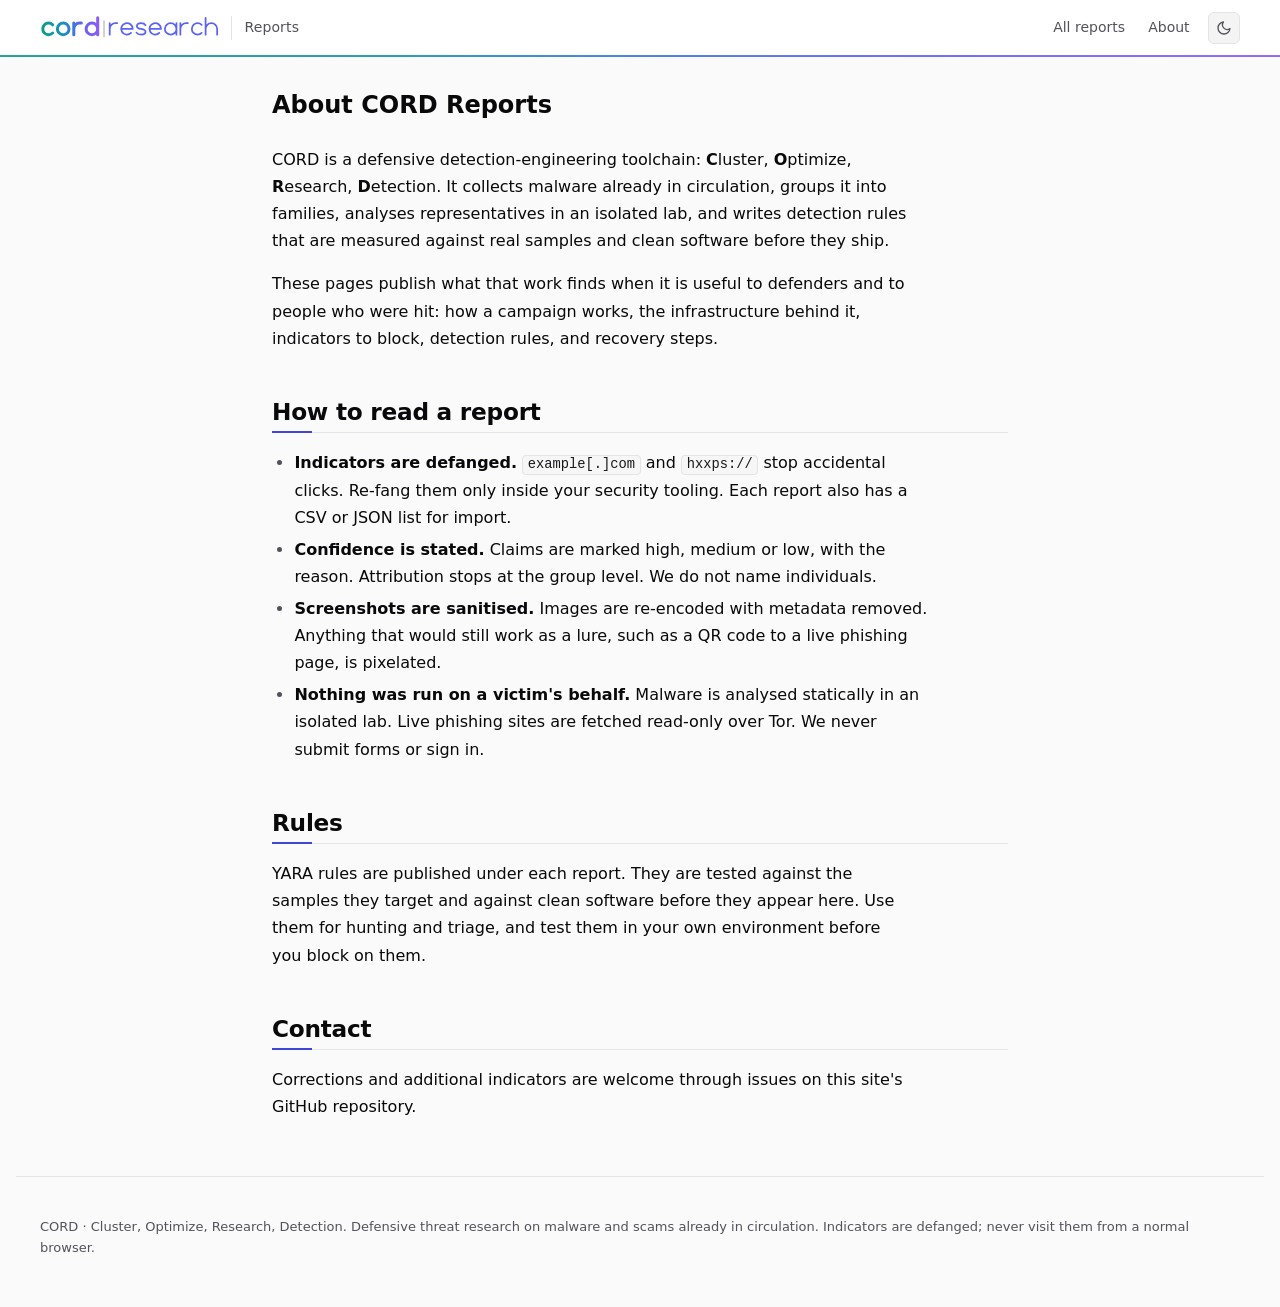
<file: about.html>
<!doctype html>
<html lang="en">
<head>
<meta charset="utf-8">
<meta name="viewport" content="width=device-width,initial-scale=1">
<title>About | CORD Reports</title>
<meta name="description" content="About CORD Reports">
<meta name="color-scheme" content="light dark">
<link rel="icon" href="assets/mark.svg" type="image/svg+xml">
<link rel="stylesheet" href="assets/tokens.css">
<link rel="stylesheet" href="assets/site.css">
<script>/* set the saved theme before first paint so there is no flash */
try{var t=localStorage.getItem("cord-theme");if(t)document.documentElement.setAttribute("data-theme",t);}catch(e){}</script>
</head>
<body>
<div class="progress" aria-hidden="true"></div>
<header class="top"><div class="in">
<a class="brand" href="index.html" aria-label="CORD Reports home"><svg xmlns="http://www.w3.org/2000/svg" viewBox="0 -1 199.4 27" width="299" height="40" role="img" aria-label="CORD Research"><title>CORD Research</title><defs><linearGradient id="cord-sweep-research" gradientUnits="userSpaceOnUse" x1="6.9" y1="0" x2="63.7" y2="0"><stop offset="0.000" style="stop-color:var(--part-cluster-mark,#0f9d8a)"/><stop offset="0.333" style="stop-color:var(--part-optimize-mark,#1a8fc4)"/><stop offset="0.667" style="stop-color:var(--part-research-mark,#5b63f5)"/><stop offset="1.000" style="stop-color:var(--part-detection-mark,#8b5cf6)"/></linearGradient></defs><path d="M13,8.9 A6.5,6.5 0 1 0 13,18.1 M18.4,13.5 A6.5,6.5 0 1 1 31.4,13.5 A6.5,6.5 0 1 1 18.4,13.5 M36.8,20 V7 M36.8,13.5 A6.5,6.5 0 0 1 43.3,7 H45.3 M63.7,1 V20 M50.7,13.5 A6.5,6.5 0 1 1 63.7,13.5 A6.5,6.5 0 1 1 50.7,13.5" stroke="url(#cord-sweep-research)" fill="none" stroke-width="3.4" stroke-linecap="round" stroke-linejoin="round"/><path d="M70.8,4 V23" stroke="currentColor" stroke-width="1.2" opacity=".35"/><path d="M77.2,20 V7 M77.2,13.5 A6.5,6.5 0 0 1 83.7,7 H85.7 M90.1,13.5 H103.1 A6.5,6.5 0 1 0 101.2,18.1 M117.5,9.3 C116.5,7.7 114.8,7 112.5,7 C109.8,7 107.8,8.4 107.8,10.4 C107.8,12.6 109.9,13.1 112.5,13.6 C115.2,14.1 117.5,14.6 117.5,16.8 C117.5,18.9 115.3,20 112.5,20 C110.2,20 108.3,19.3 107.3,17.7 M121.9,13.5 H134.9 A6.5,6.5 0 1 0 133,18.1 M152.3,7 V20 M139.3,13.5 A6.5,6.5 0 1 1 152.3,13.5 A6.5,6.5 0 1 1 139.3,13.5 M156.7,20 V7 M156.7,13.5 A6.5,6.5 0 0 1 163.2,7 H165.2 M180.7,8.9 A6.5,6.5 0 1 0 180.7,18.1 M185.1,1 V20 M185.1,13.5 A6.5,6.5 0 0 1 198.1,13.5 V20" fill="none" stroke-width="2" stroke-linecap="round" stroke-linejoin="round" style="stroke:var(--logo-accent,#5b63f5)"/></svg></a>
<span class="site">Reports</span>
<nav><a href="index.html">All reports</a><a href="about.html">About</a>
<button class="theme-toggle" type="button" aria-label="Toggle light and dark theme" title="Toggle theme">
<svg class="moon" viewBox="0 0 24 24" fill="none" stroke="currentColor" stroke-width="2" stroke-linecap="round" stroke-linejoin="round" aria-hidden="true"><path d="M21 12.8A9 9 0 1 1 11.2 3 7 7 0 0 0 21 12.8z"/></svg>
<svg class="sun" viewBox="0 0 24 24" fill="none" stroke="currentColor" stroke-width="2" stroke-linecap="round" stroke-linejoin="round" aria-hidden="true"><circle cx="12" cy="12" r="4"/><path d="M12 2v2M12 20v2M4.9 4.9l1.4 1.4M17.7 17.7l1.4 1.4M2 12h2M20 12h2M4.9 19.1l1.4-1.4M17.7 6.3l1.4-1.4"/></svg>
</button></nav>
</div></header>
<main class="wrap"><article class="prose solo"><h1 id="about-cord-reports">About CORD Reports<a class="headerlink" href="#about-cord-reports" title="Permanent link">#</a></h1>
<p>CORD is a defensive detection-engineering toolchain: <strong>C</strong>luster, <strong>O</strong>ptimize,
<strong>R</strong>esearch, <strong>D</strong>etection. It collects malware already in circulation, groups it into
families, analyses representatives in an isolated lab, and writes detection rules that
are measured against real samples and clean software before they ship.</p>
<p>These pages publish what that work finds when it is useful to defenders and to people
who were hit: how a campaign works, the infrastructure behind it, indicators to block,
detection rules, and recovery steps.</p>
<h2 id="how-to-read-a-report">How to read a report<a class="headerlink" href="#how-to-read-a-report" title="Permanent link">#</a></h2>
<ul>
<li><strong>Indicators are defanged.</strong> <code>example[.]com</code> and <code>hxxps://</code> stop accidental clicks.
  Re-fang them only inside your security tooling. Each report also has a CSV or JSON
  list for import.</li>
<li><strong>Confidence is stated.</strong> Claims are marked high, medium or low, with the reason.
  Attribution stops at the group level. We do not name individuals.</li>
<li><strong>Screenshots are sanitised.</strong> Images are re-encoded with metadata removed. Anything
  that would still work as a lure, such as a QR code to a live phishing page, is
  pixelated.</li>
<li><strong>Nothing was run on a victim's behalf.</strong> Malware is analysed statically in an
  isolated lab. Live phishing sites are fetched read-only over Tor. We never submit
  forms or sign in.</li>
</ul>
<h2 id="rules">Rules<a class="headerlink" href="#rules" title="Permanent link">#</a></h2>
<p>YARA rules are published under each report. They are tested against the samples they
target and against clean software before they appear here. Use them for hunting and
triage, and test them in your own environment before you block on them.</p>
<h2 id="contact">Contact<a class="headerlink" href="#contact" title="Permanent link">#</a></h2>
<p>Corrections and additional indicators are welcome through issues on this site's
GitHub repository.</p></article></main>
<footer>CORD &middot; Cluster, Optimize, Research, Detection. Defensive threat research on
malware and scams already in circulation. Indicators are defanged; never visit them from a
normal browser.</footer>
<script src="assets/app.js" defer></script>
</body>
</html>
</file>
<file: assets/tokens.css>
/* CORD brand. Zinc neutrals and the cool sweep: the four parts, in CORD order, are neighbouring hues on one
   teal → violet gradient (cluster teal, optimize blue, research indigo, detection violet). Research (this repo's
   reports) drives --accent.
   Token contract (every brand defines the same names): see render/brand/README.md.
   --part-*: each CORD part's accent, text-safe on --surface in the current theme (4.5:1 or more).
   --part-*-mark: the mid-tone used in logos, 3:1 or more on both white and near-black, so one SVG works on both.
   --brand-rule: the sweep itself, for the report's hero rule and header line (cord only; other brands omit it). */
:root{
  --part-cluster:#0b7a6c;  --part-optimize:#136d99;  --part-research:#3f46d6;  --part-detection:#6f3fe0;
  --part-cluster-mark:#0f9d8a; --part-optimize-mark:#1a8fc4; --part-research-mark:#5b63f5; --part-detection-mark:#8b5cf6;
  --brand-rule:linear-gradient(90deg,var(--part-cluster-mark),var(--part-optimize-mark),var(--part-research-mark),var(--part-detection-mark));

  --brand-1:#5b63f5;   /* research indigo */
  --brand-2:#09090b;   /* ink */
  --brand-3:#71717a;   /* zinc */
  --logo-accent:#5b63f5;

  --bg:#fafafa; --surface:#ffffff; --surface-2:#f4f4f5; --fg:#09090b; --muted:#52525b; --line:#e4e4e7;
  --accent:#3f46d6; --accent-fg:#ffffff; --accent-soft:#eceeff; --link:#3a40c9; --focus:#4f57ee;
  --code-bg:#f6f6f7; --code-fg:#18181b;
  --syn-kw:#7c2fd8; --syn-ty:#1d4ed8; --syn-str:#166534; --syn-num:#a14a06; --syn-com:#62626b; --syn-fn:#3a40c9;
  --cg-root:#dbe7fd; --cg-target:#dfe1ff; --cg-mid:#f0f0f2; --cg-edge:#86868f; --cg-stroke:#86868f; --cg-text:#09090b;
  --hit:#fef3c7; --hit-bar:#b45309;
  --ok:#15803d; --warn:#a15c07; --bad:#d4261f;

  --font-sans:system-ui,-apple-system,"Segoe UI",Roboto,"Helvetica Neue",Arial,sans-serif;
  --font-display:system-ui,-apple-system,"Segoe UI",Roboto,"Helvetica Neue",Arial,sans-serif;
  --font-mono:ui-monospace,"Cascadia Mono","Cascadia Code","SF Mono",Menlo,Consolas,"Liberation Mono",monospace;
  --display-weight:700; --display-tracking:-0.025em; --radius:6px;
}
@media (prefers-color-scheme:dark){:root:not([data-theme="light"]){
  --part-cluster:#3cc9b4;  --part-optimize:#5cbcec;  --part-research:#8f96ff;  --part-detection:#b49cff;
  --logo-accent:#5b63f5;
  --bg:#09090b; --surface:#111114; --surface-2:#18181c; --fg:#ededef; --muted:#a1a1aa; --line:#27272a;
  --accent:#8f96ff; --accent-fg:#0a0b24; --accent-soft:#1b1d3d; --link:#a3a9ff; --focus:#a3a9ff;
  --code-bg:#0e0e11; --code-fg:#e4e4e7;
  --syn-kw:#c9a2ff; --syn-ty:#7fb2ff; --syn-str:#86d99a; --syn-num:#f5b561; --syn-com:#8a8a96; --syn-fn:#a3a9ff;
  --cg-root:#182848; --cg-target:#23275a; --cg-mid:#1c1c21; --cg-edge:#71717c; --cg-stroke:#5f5f6b; --cg-text:#ededef;
  --hit:#3a2a08; --hit-bar:#f5b561;
  --ok:#4ade80; --warn:#fbbf24; --bad:#ff7b72;
}}
:root[data-theme="dark"]{
  --part-cluster:#3cc9b4;  --part-optimize:#5cbcec;  --part-research:#8f96ff;  --part-detection:#b49cff;
  --logo-accent:#5b63f5;
  --bg:#09090b; --surface:#111114; --surface-2:#18181c; --fg:#ededef; --muted:#a1a1aa; --line:#27272a;
  --accent:#8f96ff; --accent-fg:#0a0b24; --accent-soft:#1b1d3d; --link:#a3a9ff; --focus:#a3a9ff;
  --code-bg:#0e0e11; --code-fg:#e4e4e7;
  --syn-kw:#c9a2ff; --syn-ty:#7fb2ff; --syn-str:#86d99a; --syn-num:#f5b561; --syn-com:#8a8a96; --syn-fn:#a3a9ff;
  --cg-root:#182848; --cg-target:#23275a; --cg-mid:#1c1c21; --cg-edge:#71717c; --cg-stroke:#5f5f6b; --cg-text:#ededef;
  --hit:#3a2a08; --hit-bar:#f5b561;
  --ok:#4ade80; --warn:#fbbf24; --bad:#ff7b72;
}
</file>
<file: assets/site.css>
/* CORD Reports: page styles over the CORD brand tokens (tokens.css). Research indigo is the accent.
   All colours go through the tokens so light and dark themes both hold; nothing here hard-codes a hex. */
*{box-sizing:border-box}
html{-webkit-text-size-adjust:100%;scroll-behavior:smooth}
@media (prefers-reduced-motion:reduce){html{scroll-behavior:auto}}
body{margin:0;background:var(--bg);color:var(--fg);font:16px/1.7 var(--font-sans);
 -webkit-font-smoothing:antialiased;text-rendering:optimizeLegibility}
a{color:var(--link);text-underline-offset:2px}a:hover{text-decoration-thickness:2px}
:focus-visible{outline:2px solid var(--focus);outline-offset:2px;border-radius:2px}
img{max-width:100%;height:auto}
::selection{background:var(--accent-soft);color:var(--fg)}

.wrap{max-width:78rem;margin:0 auto;padding:0 16px}
@media (min-width:720px){.wrap{padding:0 1.5rem}}

/* reading-progress bar: a thin gradient line that fills as the page scrolls. JS sets --p (0..1);
   with no JS it stays at 0 width and the page is unaffected. */
.progress{position:fixed;top:0;left:0;right:0;height:3px;z-index:20;transform:scaleX(var(--p,0));
 transform-origin:0 50%;background:var(--brand-rule);pointer-events:none;will-change:transform}

/* sticky top bar */
.top{background:color-mix(in srgb,var(--surface) 86%,transparent);backdrop-filter:saturate(1.3) blur(8px);
 border-bottom:1px solid var(--line);position:sticky;top:0;z-index:5}
.top::after{content:"";position:absolute;left:0;right:0;bottom:-1px;height:2px;background:var(--brand-rule);opacity:.9}
.top .in{max-width:78rem;margin:0 auto;padding:0 16px;display:flex;align-items:center;gap:.75rem;min-height:3.5rem;flex-wrap:wrap}
@media (min-width:720px){.top .in{padding:0 1.5rem}}
.top .brand{display:flex;align-items:center;color:var(--fg);transition:opacity .15s}
.top .brand:hover{opacity:.85}
.top .brand svg{height:24px;width:auto;display:block}
.top .site{color:var(--muted);font-size:14px;border-left:1px solid var(--line);padding-left:.75rem;letter-spacing:.01em}
.top nav{margin-left:auto;display:flex;align-items:center;gap:.35rem;font-size:14px;flex-wrap:wrap}
.top nav a{color:var(--muted);text-decoration:none;padding:.3rem .55rem;border-radius:var(--radius);transition:color .15s,background .15s}
.top nav a:hover{color:var(--fg);background:var(--surface-2)}
.theme-toggle{display:inline-grid;place-items:center;width:2rem;height:2rem;margin-left:.25rem;padding:0;
 background:var(--surface-2);border:1px solid var(--line);border-radius:var(--radius);color:var(--muted);cursor:pointer;
 transition:color .15s,border-color .15s,background .15s}
.theme-toggle:hover{color:var(--fg);border-color:var(--accent)}
.theme-toggle svg{width:16px;height:16px}
.theme-toggle .sun{display:none}.theme-toggle .moon{display:block}
@media (prefers-color-scheme:dark){:root:not([data-theme="light"]) .theme-toggle .sun{display:block}
 :root:not([data-theme="light"]) .theme-toggle .moon{display:none}}
:root[data-theme="dark"] .theme-toggle .sun{display:block}:root[data-theme="dark"] .theme-toggle .moon{display:none}
:root[data-theme="light"] .theme-toggle .sun{display:none}:root[data-theme="light"] .theme-toggle .moon{display:block}

/* hero / title block */
.hero{margin:1.75rem 0 1.25rem;padding:1.6rem 1.5rem 1.4rem;border:1px solid var(--line);border-radius:var(--radius);
 position:relative;overflow:hidden;background:
  radial-gradient(120% 140% at 100% 0%,var(--accent-soft) 0%,transparent 55%),var(--surface)}
.hero::before{content:"";position:absolute;left:0;right:0;top:0;height:3px;background:var(--brand-rule)}
.hero h1{margin:.55rem 0 .5rem;font-size:clamp(1.55rem,3.6vw,2.3rem);line-height:1.18;letter-spacing:var(--display-tracking);
 font-weight:var(--display-weight)}
.hero .sub{color:var(--muted);margin:.3rem 0;max-width:60rem;font-size:1.05rem;line-height:1.55}
.hero .sub.small{font-size:13px;color:var(--muted);margin-top:.7rem}
.small{font-size:13px}
.meta{display:flex;flex-wrap:wrap;gap:.4rem;align-items:center}

/* pills */
.pill{display:inline-flex;align-items:center;padding:.12rem .62rem;border-radius:999px;font-size:12px;line-height:1.5;
 border:1px solid var(--line);background:var(--surface-2);color:var(--muted);font-weight:500;letter-spacing:.01em}
.pill.tlp{border-color:var(--ok);color:var(--ok);background:transparent;font-weight:700;letter-spacing:.03em}
a.rcard:hover .pill{border-color:var(--line)}
.date{color:var(--muted);font-size:13px;margin-right:.25rem;font-variant-numeric:tabular-nums}

/* report index */
.rlist{display:grid;gap:1rem;margin:1.25rem 0 2rem}
.rcard{display:block;text-decoration:none;color:inherit;background:var(--surface);border:1px solid var(--line);
 border-left:4px solid var(--accent);border-radius:var(--radius);padding:1.1rem 1.25rem;position:relative;
 transition:border-color .15s,box-shadow .15s,transform .15s}
.rcard::after{content:"\2192";position:absolute;right:1.1rem;top:1.05rem;color:var(--accent);font-size:1.1rem;
 opacity:0;transform:translateX(-4px);transition:opacity .15s,transform .15s}
.rcard:hover{border-color:var(--accent);box-shadow:0 6px 20px -12px var(--accent);transform:translateY(-1px)}
.rcard:hover::after{opacity:1;transform:translateX(0)}
.rcard h2{margin:.5rem 0 .35rem;font-size:1.22rem;line-height:1.3;color:var(--fg);padding-right:1.5rem}
.rcard p{margin:0;color:var(--muted);max-width:60rem}

/* report layout: TOC sidebar + prose */
.cols{display:grid;grid-template-columns:minmax(0,1fr);gap:1.25rem}
.cols>*{min-width:0}
@media (min-width:1100px){.cols{grid-template-columns:15rem minmax(0,1fr);gap:2.5rem}}
.toc{font-size:13.5px;display:none}
@media (min-width:1100px){.toc{display:block}.toc-m{display:none}}
.toc-m{border:1px solid var(--line);border-radius:var(--radius);background:var(--surface);padding:.6rem .9rem;font-size:14px;margin:0 0 1rem}
.toc-m summary{cursor:pointer;font-weight:600;color:var(--fg)}
.toc-m ul{list-style:none;margin:.3rem 0 0;padding-left:.75rem}.toc-m>ul{padding-left:0}
.toc-m li{margin:.25rem 0}.toc-m a{color:var(--muted);text-decoration:none}.toc-m a:hover{color:var(--accent)}
.hero,.prose,.top .in{overflow-wrap:break-word}
.prose code{overflow-wrap:anywhere}
.toc-in{border:1px solid var(--line);border-radius:var(--radius);background:var(--surface);padding:.9rem 1rem}
@media (min-width:1100px){.toc-in{position:sticky;top:4.75rem;max-height:calc(100vh - 6rem);overflow:auto}}
.toc-h{font-weight:700;margin-bottom:.5rem;font-size:11px;text-transform:uppercase;letter-spacing:.07em;color:var(--muted)}
.toc ul{list-style:none;margin:0;padding-left:.85rem}.toc>.toc-in>div>ul{padding-left:0}
.toc li{margin:0}
.toc a{color:var(--muted);text-decoration:none;display:block;padding:.2rem .5rem;border-left:2px solid transparent;
 margin-left:-2px;border-radius:0 var(--radius) var(--radius) 0;line-height:1.35;transition:color .12s,background .12s,border-color .12s}
.toc a:hover{color:var(--fg);background:var(--surface-2)}
.toc a.active{color:var(--accent);border-left-color:var(--accent);background:var(--accent-soft);font-weight:600}
.toc ul ul a{font-size:.95em}

/* prose */
.prose{min-width:0;max-width:44rem}
.prose.solo{margin:1.75rem auto 3rem;max-width:46rem}
.prose>:first-child{margin-top:0}
.prose h2{font-size:1.45rem;margin:2.8rem 0 .8rem;padding-bottom:.4rem;line-height:1.25;letter-spacing:-.01em;
 border-bottom:1px solid var(--line);scroll-margin-top:4.75rem;position:relative}
.prose h2::before{content:"";position:absolute;left:0;bottom:-1px;width:2.5rem;height:2px;background:var(--accent)}
.prose h3{font-size:1.15rem;margin:2rem 0 .55rem;line-height:1.3;scroll-margin-top:4.75rem}
.prose h4{font-size:1rem;margin:1.5rem 0 .4rem}
.prose .headerlink{opacity:0;margin-left:.4rem;text-decoration:none;color:var(--muted);font-weight:400}
.prose h2:hover .headerlink,.prose h3:hover .headerlink{opacity:1}
.prose p,.prose li{max-width:40rem}
.prose li{margin:.3rem 0}
.prose ul,.prose ol{padding-left:1.4rem}
.prose li::marker{color:var(--muted)}
.prose blockquote{margin:1.25rem 0;padding:.7rem 1.1rem;border-left:4px solid var(--accent);background:var(--accent-soft);
 border-radius:0 var(--radius) var(--radius) 0;color:var(--fg)}
.prose blockquote p{margin:.3rem 0}
.prose hr{border:0;border-top:1px solid var(--line);margin:2.5rem 0}

/* code */
code,pre,.mono{font-family:var(--font-mono);font-size:.86em}
:not(pre)>code{background:var(--code-bg);color:var(--code-fg);padding:.1em .34em;border-radius:4px;
 border:1px solid var(--line);overflow-wrap:anywhere}
pre{background:var(--code-bg);color:var(--code-fg);border:1px solid var(--line);border-radius:var(--radius);
 padding:.85rem 1.05rem;overflow:auto;font-size:13px;line-height:1.55;position:relative}
pre code{background:none;border:0;padding:0}

/* tables */
.tw{overflow:auto;margin:1.1rem 0;border:1px solid var(--line);border-radius:var(--radius);max-height:34rem;
 box-shadow:inset -14px 0 14px -14px rgba(0,0,0,.25)}
table{border-collapse:separate;border-spacing:0;width:100%;font-size:13.5px;background:var(--surface)}
th,td{border-bottom:1px solid var(--line);padding:.5rem .7rem;text-align:left;vertical-align:top;line-height:1.5}
th{background:var(--surface-2);font-weight:700;white-space:nowrap;position:sticky;top:0;z-index:1;
 border-bottom:2px solid var(--line);font-size:12.5px;letter-spacing:.01em}
tbody tr:nth-child(even) td{background:color-mix(in srgb,var(--surface-2) 55%,var(--surface))}
tbody tr:hover td{background:var(--accent-soft)}
tr:last-child td{border-bottom:0}
td code{word-break:break-all;background:none;border:0;padding:0;color:var(--fg)}
td .mono,td.mono{word-break:break-all}

/* figures and images */
figure{margin:1.6rem 0}
figure img{display:block;border:1px solid var(--line);border-radius:var(--radius);background:var(--surface-2)}
figcaption{color:var(--muted);font-size:13.5px;margin-top:.5rem;line-height:1.5}
.figs{display:grid;gap:1rem;grid-template-columns:1fr}
@media (min-width:760px){.figs{grid-template-columns:1fr 1fr}}
.figs figure{margin:0}

/* the inline attack-chain diagram (viewBox trimmed to its content in the source SVG). */
figure.diagram{margin:1.75rem auto;padding:1.1rem 1.1rem .8rem;border:1px solid var(--line);border-radius:var(--radius);
 background:var(--surface);text-align:center;max-width:660px}
figure.diagram svg{display:block;width:100%;height:auto;max-width:620px;margin:0 auto .6rem}
figure.diagram figcaption{text-align:left}

/* callouts */
.callout{border:1px solid var(--line);border-left:4px solid var(--warn);background:var(--surface);
 border-radius:var(--radius);padding:.9rem 1.1rem .9rem 2.9rem;margin:1.25rem 0;position:relative}
.callout::before{content:"!";position:absolute;left:.95rem;top:.95rem;width:1.3rem;height:1.3rem;border-radius:50%;
 display:grid;place-items:center;font-size:12px;font-weight:800;line-height:1;
 color:var(--surface);background:var(--warn)}
.callout.bad{border-left-color:var(--bad);background:
  linear-gradient(90deg,color-mix(in srgb,var(--bad) 7%,transparent),transparent 40%),var(--surface)}
.callout.bad::before{background:var(--bad);content:"!"}
.callout.ok{border-left-color:var(--ok);background:
  linear-gradient(90deg,color-mix(in srgb,var(--ok) 8%,transparent),transparent 40%),var(--surface)}
.callout.ok::before{background:var(--ok);content:"\2713"}
.callout>:first-child{margin-top:0}.callout>:last-child{margin-bottom:0}
.callout p,.callout li{max-width:46rem}

/* stat cards */
.cards{display:grid;grid-template-columns:repeat(auto-fit,minmax(10.5rem,1fr));gap:.8rem;margin:1.25rem 0 1.5rem}
.card{background:var(--surface);border:1px solid var(--line);border-radius:var(--radius);padding:.85rem 1rem;
 position:relative;overflow:hidden}
.card::before{content:"";position:absolute;left:0;top:0;bottom:0;width:3px;background:var(--accent);opacity:.75}
.card .k{color:var(--muted);font-size:11px;text-transform:uppercase;letter-spacing:.05em;line-height:1.35;font-weight:600}
.card .v{font-size:1.6rem;font-weight:800;margin-top:.15rem;line-height:1.1;color:var(--fg);
 letter-spacing:-.02em;font-variant-numeric:tabular-nums}

/* numbered flow steps */
.flow{display:grid;gap:.6rem;margin:1.25rem 0;counter-reset:step}
.flow>div{background:var(--surface);border:1px solid var(--line);border-radius:var(--radius);
 padding:.7rem .95rem .7rem 2.9rem;position:relative}
.flow>div::before{counter-increment:step;content:counter(step);position:absolute;left:.75rem;top:.7rem;
 width:1.5rem;height:1.5rem;border-radius:50%;background:var(--accent);color:var(--accent-fg);font-size:12px;
 font-weight:700;display:grid;place-items:center;box-shadow:0 0 0 3px var(--accent-soft)}

/* checklist */
.checklist{padding-left:.25rem}
.checklist li{list-style:none;position:relative;padding-left:1.7rem;margin:.4rem 0}
.checklist li::before{content:"";position:absolute;left:0;top:.4rem;width:1rem;height:1rem;
 border:2px solid var(--muted);border-radius:3px}

footer{color:var(--muted);font-size:13px;line-height:1.6;padding:2.5rem 16px 3rem;border-top:1px solid var(--line);
 margin-top:3.5rem;max-width:78rem;margin-left:auto;margin-right:auto}
@media (min-width:720px){footer{padding-left:1.5rem;padding-right:1.5rem}}
</file>
